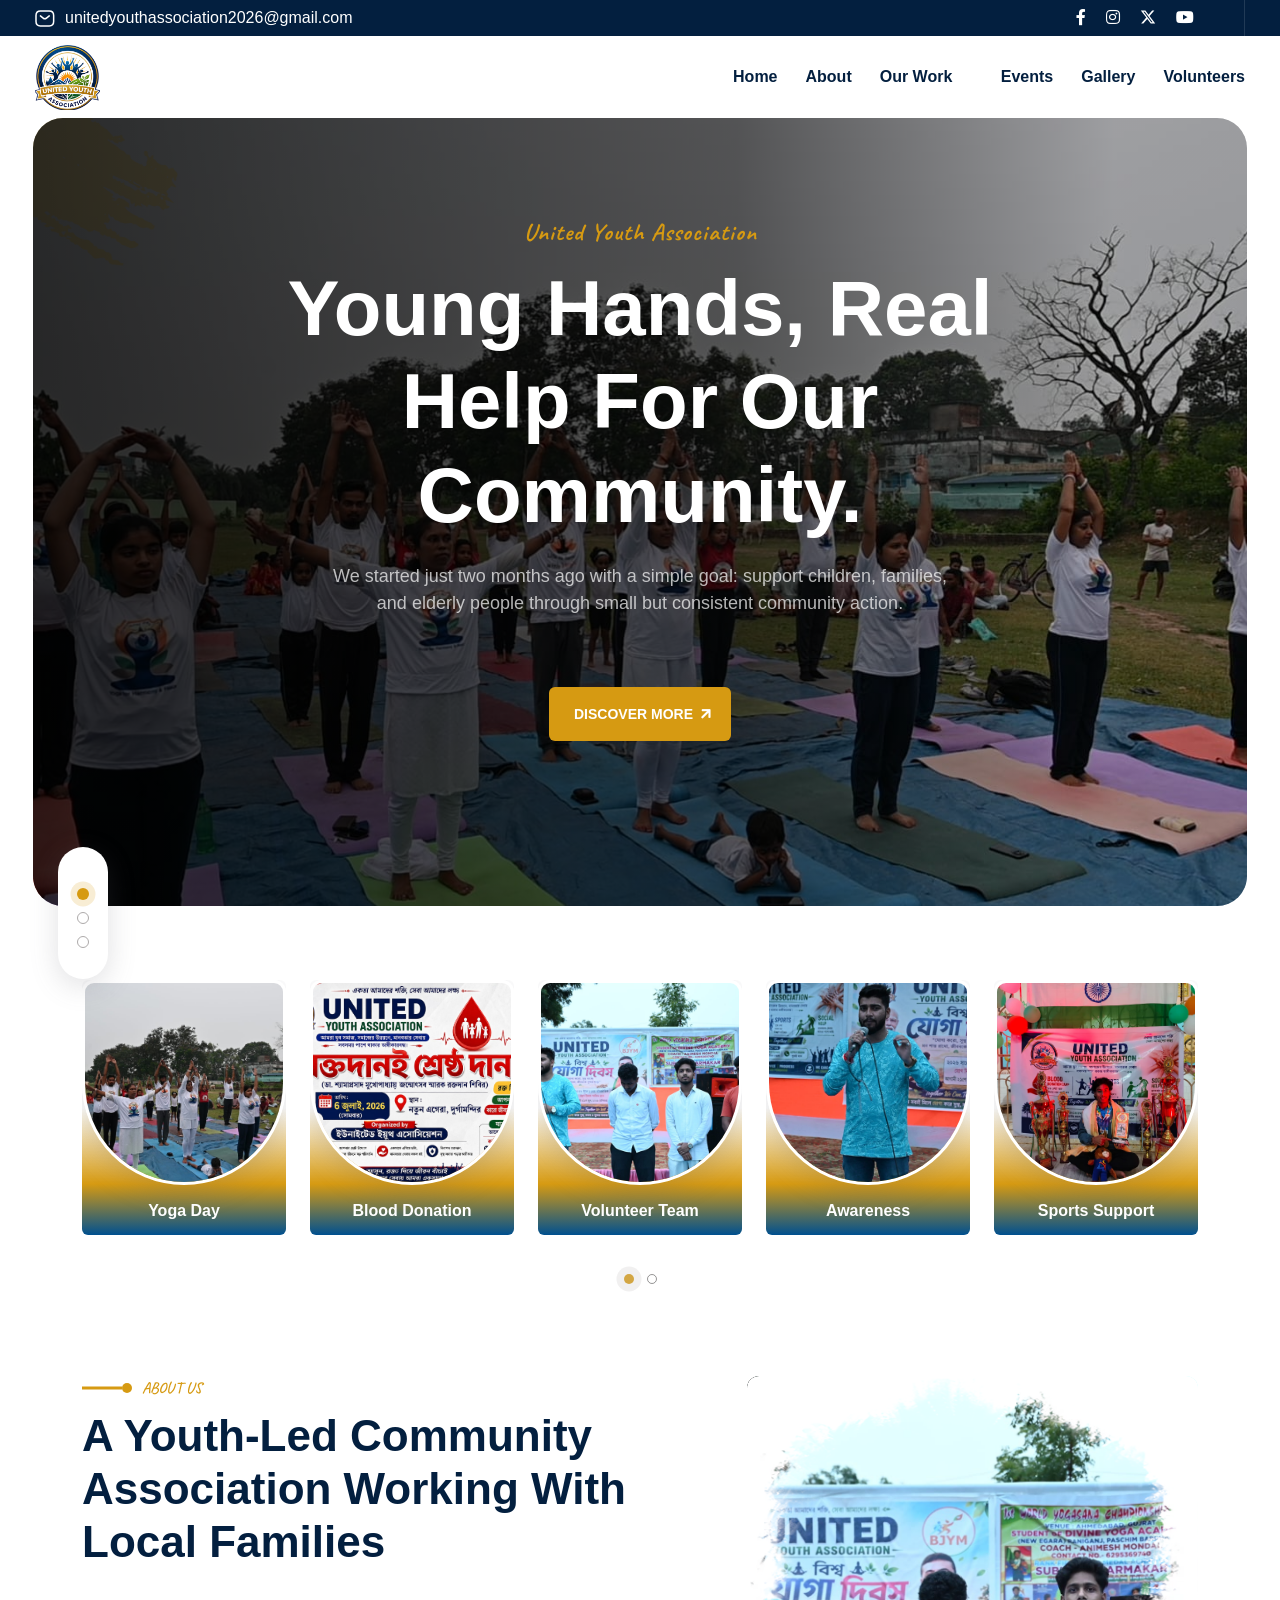
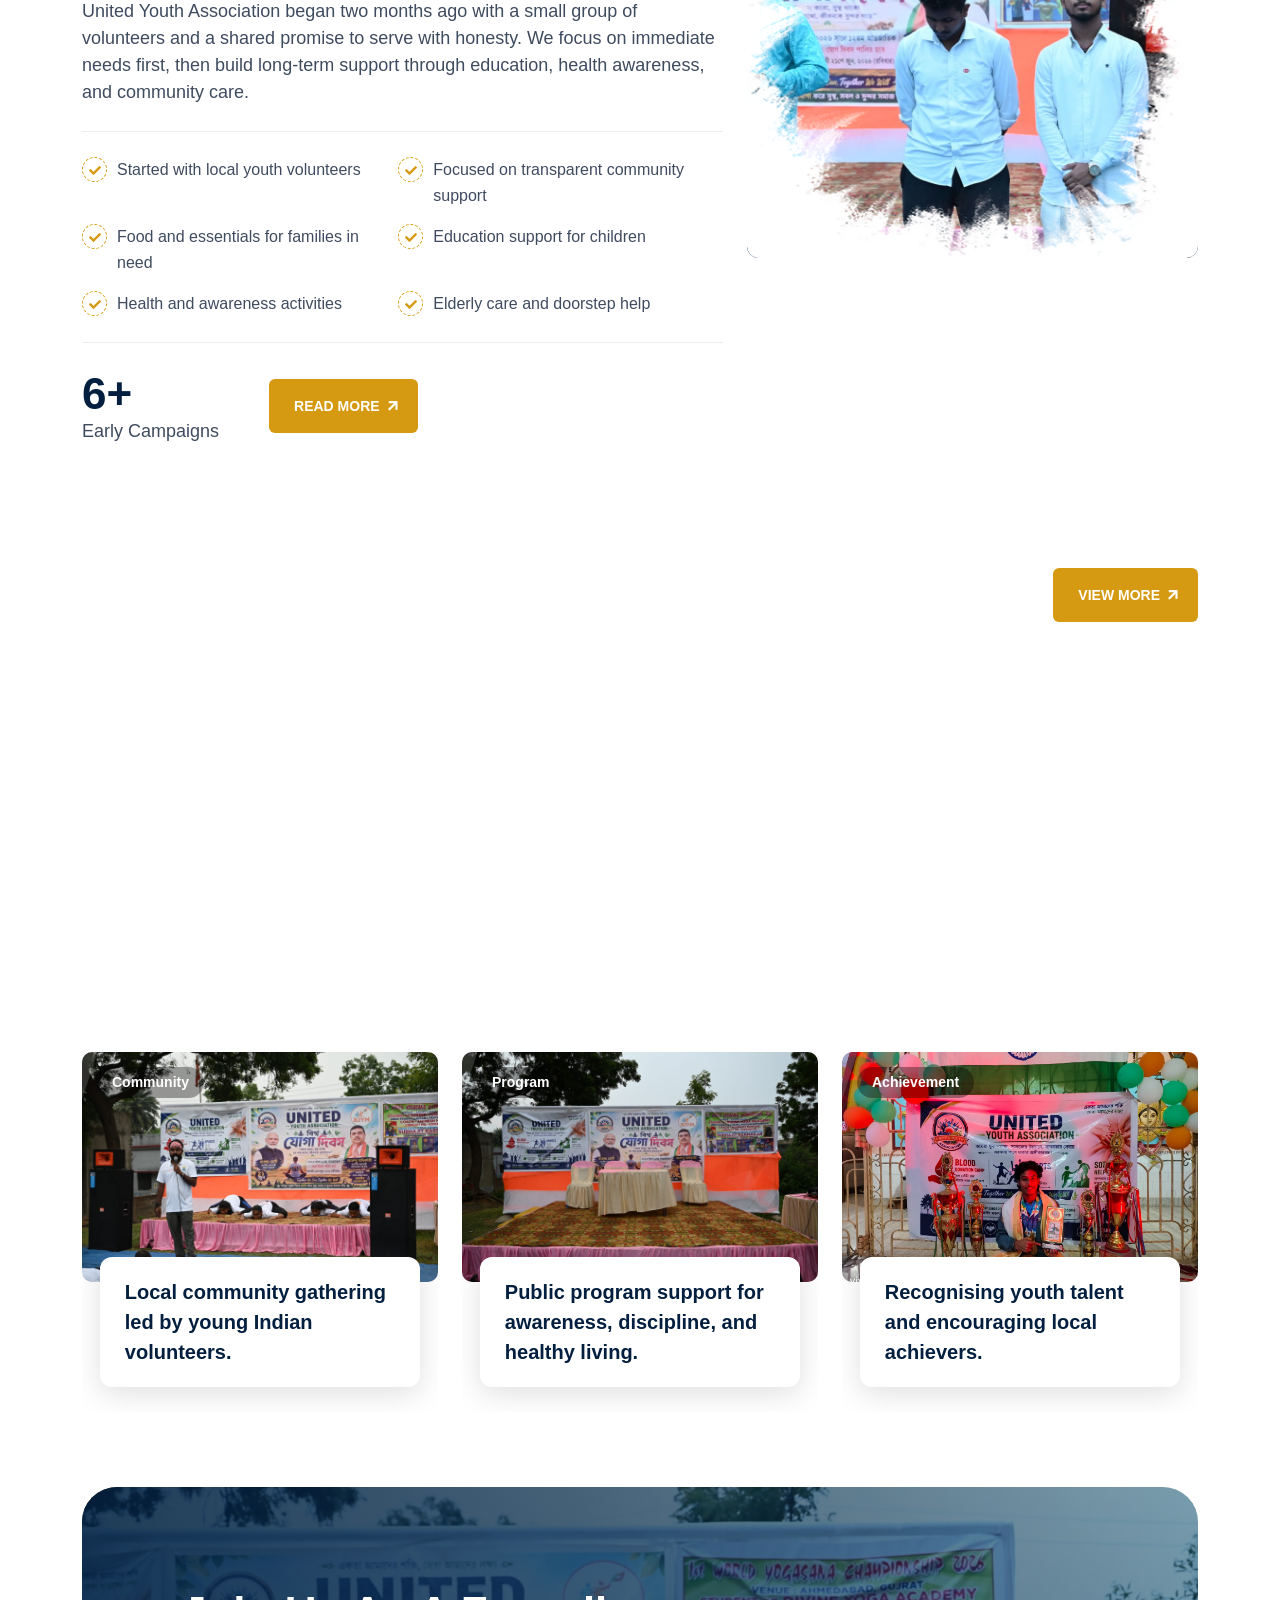
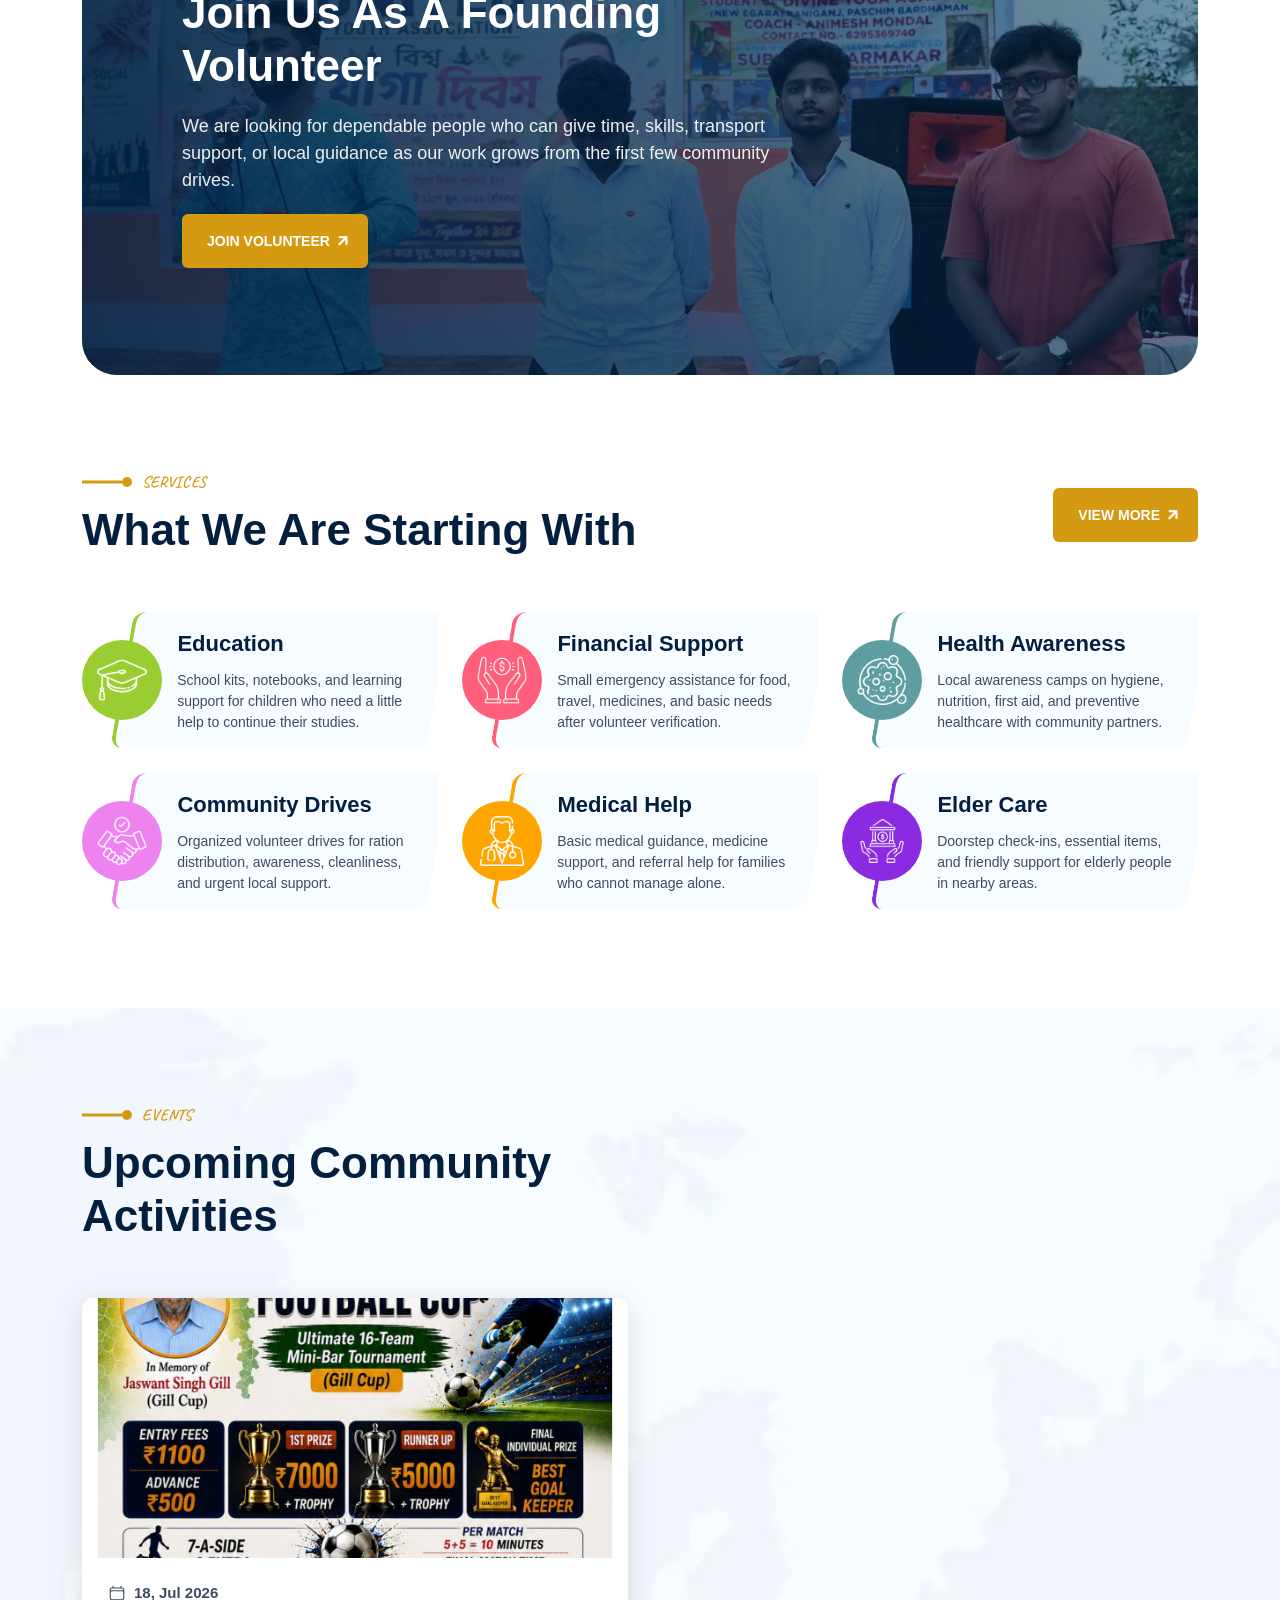
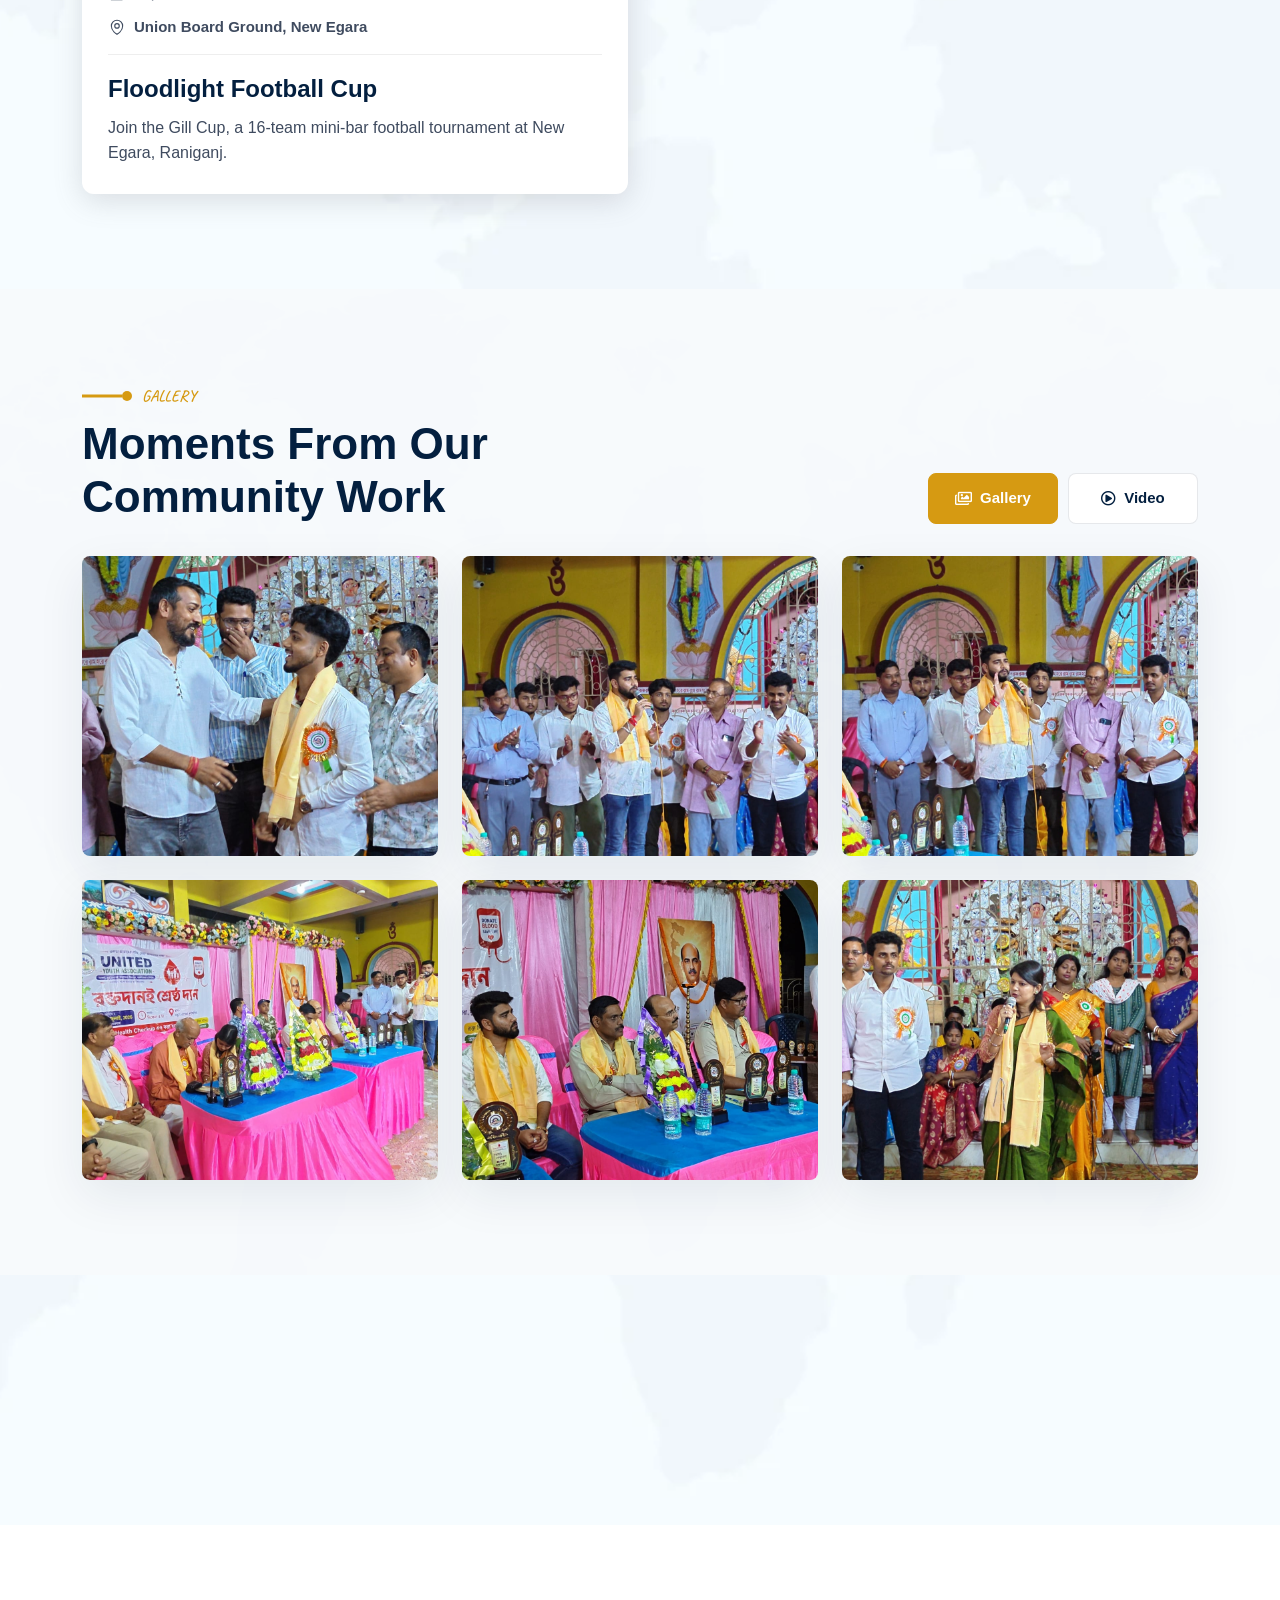
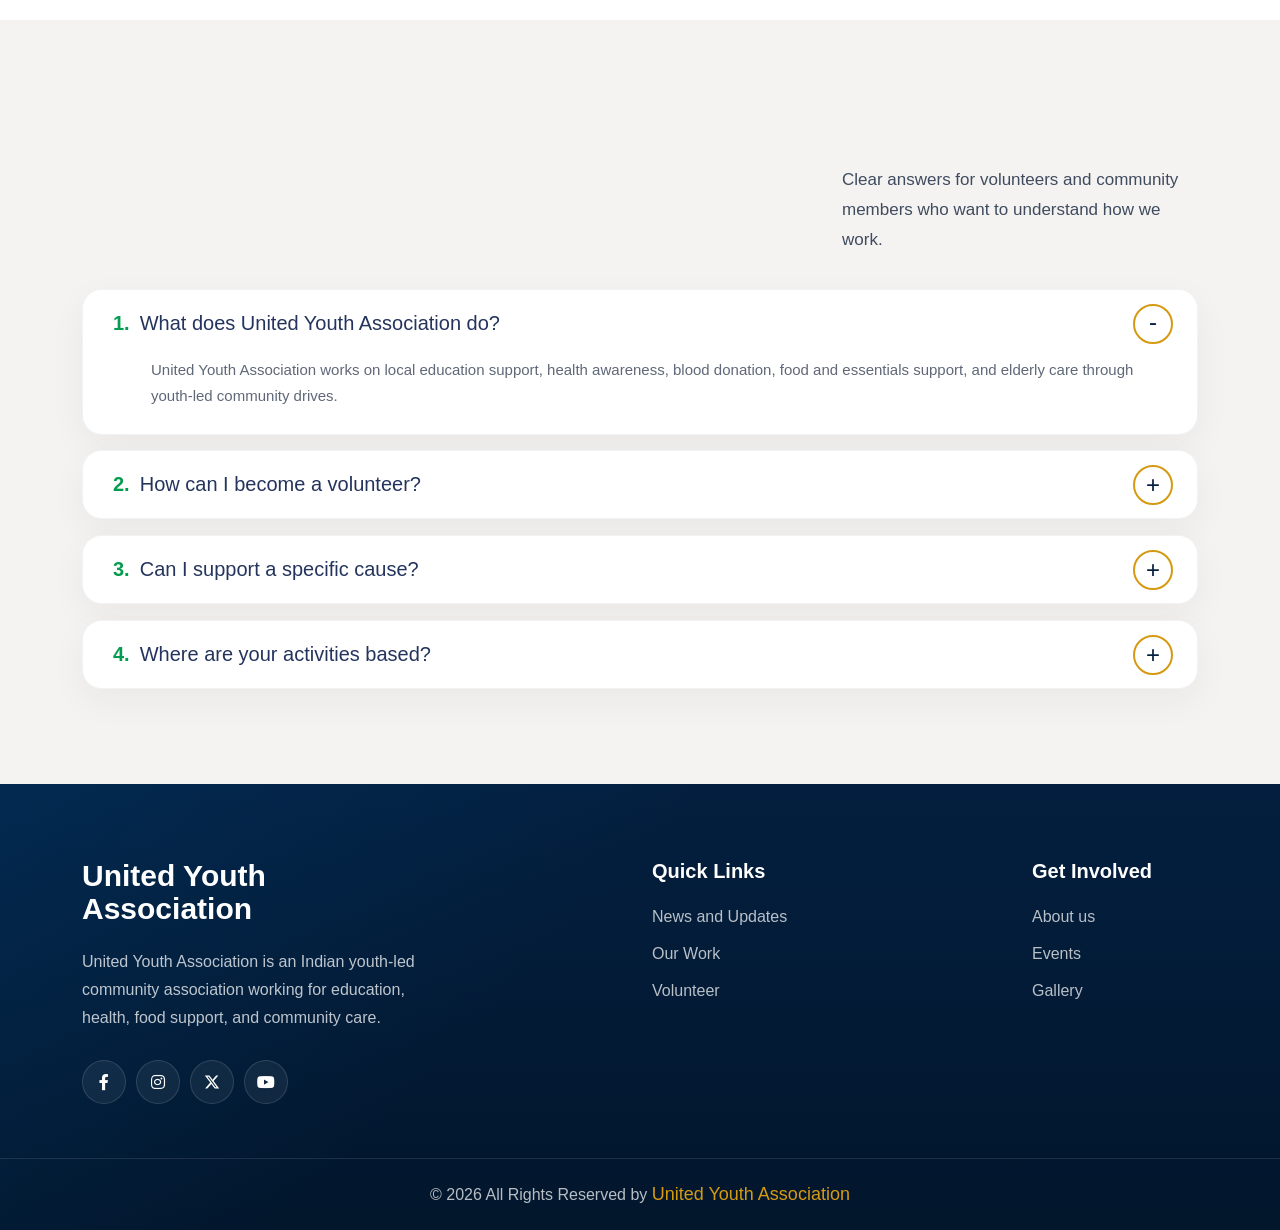
<file: index.html>
<!DOCTYPE html>
<html lang="en">

<head>
    <meta charset="UTF-8" />
    <meta name="viewport"
        content="width=device-width, initial-scale=1.0, maximum-scale=1.0, minimum-scale=1.0, user-scalable=no, target-densityDpi=device-dpi" />
    <title>United Youth Association - Community Association</title>
    <link rel="icon" type="image/png" href="images/favicon.webp" />
    <link rel="stylesheet" href="css/all.min.css" />
    <link rel="stylesheet" href="css/bootstrap.min.css" />
    <link rel="stylesheet" href="css/nice-select.css" />
    <link rel="stylesheet" href="css/slick.css" />
    <link rel="stylesheet" href="css/select2.min.css" />
    <link rel="stylesheet" href="css/animated_barfiller.css" />
    <link rel="stylesheet" href="css/venobox.min.css" />
    <link rel="stylesheet" href="css/scroll_button.css" />
    <link rel="stylesheet" href="css/jquery.animatedheadline.css" />

    <link rel="stylesheet" href="css/spacing.css" />
    <link rel="stylesheet" href="css/style.css" />
    <link rel="stylesheet" href="css/responsive.css" />
    <!-- <link rel="stylesheet" href="css/rtl.css" /> -->
</head>

<body class="home_2">
    <!-- Header start -->
    <header>
        <div class="container">
            <div class="row align-items-center">
                <div class="col-lg-6 d-none d-lg-block">
                    <ul class="header_info">
                        <li>
                            <span>
                                <img src="images/mail_icon.svg" alt="mail" class="img-fluid injectable" />
                            </span>
                            unitedyouthassociation2026@gmail.com
                        </li>
                    </ul>
                </div>
                <div class="col-lg-6">
                    <div class="header_right">
                        <ul class="icon d-none d-sm-flex">
                            <li>
                                <a href="https://www.facebook.com/unitedyouthassociation2026" target="_blank" rel="noopener noreferrer" aria-label="Facebook"><i class="fab fa-facebook-f"></i></a>
                            </li>
                            <li>
                                <a href="#" aria-label="Instagram"><i class="fab fa-instagram"></i></a>
                            </li>
                            <li>
                                <a href="#" aria-label="X"><svg class="social_x_icon" viewBox="0 0 24 24" aria-hidden="true" focusable="false"><path d="M18.244 2.25h3.308l-7.227 8.26 8.502 11.24H16.17l-5.214-6.817-5.965 6.817H1.68l7.73-8.835L1.254 2.25H8.08l4.713 6.231zm-1.161 17.52h1.833L7.084 4.126H5.117z" /></svg></a>
                            </li>
                            <li>
                                <a href="#" aria-label="YouTube"><i class="fab fa-youtube"></i></a>
                            </li>
                        </ul>
                        <!-- <div class="language_switcher">
                            <i class="far fa-globe"></i>
                            <select id="homeLanguageSelect" class="home_language_select" aria-label="Select language">
                                <option value="en">EN</option>
                                <option value="bn">বাংলা</option>
                                <option value="hi">हिन्दी</option>
                            </select>
                        </div> -->
                      
                    </div>
                </div>
            </div>
        </div>
    </header>
    <!-- Header end -->

    <!-- Main menu start -->
    <nav class="navbar navbar-expand-lg main_menu">
        <div class="container">
            <a class="navbar-brand logot" href="index.html">
                <img src="images/logo-1.png" alt="Logo" class="img-fluid w-100" />
            </a>
            <!-- <div class="language_switcher mobile_language_switcher d-lg-none">
                <i class="far fa-globe"></i>
                <select id="homeMobileLanguageSelect" class="home_language_select" aria-label="Select language">
                    <option value="en">EN</option>
                    <option value="bn">বাংলা</option>
                    <option value="hi">हिन्दी</option>
                </select>
            </div> -->
            <button class="navbar-toggler" type="button" data-bs-toggle="collapse"
                data-bs-target="#navbarSupportedContent" aria-controls="navbarSupportedContent" aria-expanded="false"
                aria-label="Toggle navigation">
                <svg xmlns="http://www.w3.org/2000/svg" fill="none" viewBox="0 0 24 24" stroke-width="1.5"
                    stroke="currentColor" class="size-6">
                    <path stroke-linecap="round" stroke-linejoin="round"
                        d="M3.75 6.75h16.5M3.75 12H12m-8.25 5.25h16.5" />
                </svg>
            </button>
            <div class="collapse navbar-collapse" id="navbarSupportedContent">
                <ul class="navbar-nav ms-auto">
                    <li class="nav-item"><a class="nav-link active" aria-current="page" href="index.html">Home</a></li>
                    <li class="nav-item"><a class="nav-link" href="about_us.html">About</a></li>
                    <li class="nav-item">
                        <a class="nav-link" href="campaign_list.html">Our Work <i class="far fa-chevron-down"></i></a>
                        <ul class="sub_menu">
                            <li><a href="campaign_list.html">Causes</a></li>
                            <li><a href="services.html">Services</a></li>
                        </ul>
                    </li>
                    <li class="nav-item"><a class="nav-link" href="event.html">Events</a></li>
                    <li class="nav-item"><a class="nav-link" href="gallery.html">Gallery</a></li>
                    <li class="nav-item"><a class="nav-link" href="volunteer.html">Volunteers</a></li>
                </ul>
            </div>
        </div>
    </nav>
    <!-- Main menu end -->

    <!-- Banner start -->
    <section class="banner">
        <div class="row banner_slider">
            <div class="col-12">
                <div class="banner_slider_item" style="background: url(images/photos/banner-11122.jpeg)">
                    <div class="banner_overlay">
                        <div class="container">
                            <div class="row justify-content-center">
                                <div class="col-xl-9 col-xxl-8 col-lg-10">
                                    <div class="banner_text">
                                        <h5>United Youth Association</h5>
                                        <h1>Young Hands, Real Help For Our Community.</h1>
                                        <p>
                                            We started just two months ago with a simple goal:
                                            support children, families, and elderly people through
                                            small but consistent community action.
                                        </p>
                                        <a href="about_us.html" class="common_btn">discover more</a>
                                    </div>
                                </div>
                            </div>
                        </div>
                    </div>
                </div>
            </div>
            <div class="col-12">
                <div class="banner_slider_item" style="background: url(images/photos/banner-10.jpeg)">
                    <div class="banner_overlay">
                        <div class="container">
                            <div class="row justify-content-center">
                                <div class="col-xl-9 col-xxl-8 col-lg-10">
                                    <div class="banner_text">
                                        <h5>New Association, Honest Work</h5>
                                        <h1>Building Trust One Local Drive At A Time.</h1>
                                        <p>
                                            Our team is still young, but our commitment is clear.
                                            Every effort goes toward practical needs like food,
                                            school supplies, basic care, and awareness programs.
                                        </p>
                                        <a href="about_us.html" class="common_btn">discover more</a>
                                    </div>
                                </div>
                            </div>
                        </div>
                    </div>
                </div>
            </div>
            <div class="col-12">
                <div class="banner_slider_item" style="background: url(images/photos/banner-111.jpeg)">
                    <div class="banner_overlay">
                        <div class="container">
                            <div class="row justify-content-center">
                                <div class="col-xl-9 col-xxl-8 col-lg-10">
                                    <div class="banner_text">
                                        <h5>Together We Can Begin</h5>
                                        <h1>Small Steps Can Create Lasting Change.</h1>
                                        <p>
                                            United Youth Association brings local volunteers
                                            together to respond quickly where help is needed most
                                            in our nearby communities.
                                        </p>
                                        <a href="about_us.html" class="common_btn">discover more</a>
                                    </div>
                                </div>
                            </div>
                        </div>
                    </div>
                </div>
            </div>
        </div>
      
    </section>
    <!-- Banner end -->

    <!-- Category start -->
    <section class="caregoey">
        <div class="container">
            <div class="row category_slider mt_30">
                <div class="col-xl-2">
                    <a class="category_item" href="#">
                        <div class="img">
                            <img src="images/photos/banner-11122.jpeg" alt="Yoga Day session with local participants" class="img-fluid w-100" />
                        </div>
                        <h3>Yoga Day</h3>
                    </a>
                </div>
                <div class="col-xl-2">
                    <a class="category_item" href="#">
                        <div class="img">
                            <img src="images/photos/blood-111.jpeg" alt="Blood donation camp poster by United Youth Association" class="img-fluid w-100" />
                        </div>
                        <h3>Blood Donation</h3>
                    </a>
                </div>
                <div class="col-xl-2">
                    <a class="category_item" href="#">
                        <div class="img">
                            <img src="images/photos/bn-1.jpeg" alt="Youth volunteers at a community program" class="img-fluid w-100" />
                        </div>
                        <h3>Volunteer Team</h3>
                    </a>
                </div>
                <div class="col-xl-2">
                    <a class="category_item" href="#">
                        <div class="img">
                            <img src="images/photos/WhatsApp Image 2026-06-29 at 5.59.58 PM.jpeg" alt="Awareness speech during a local program" class="img-fluid w-100" />
                        </div>
                        <h3>Awareness</h3>
                    </a>
                </div>
                <div class="col-xl-2">
                    <a class="category_item" href="#">
                        <div class="img">
                            <img src="images/photos/photo-11.jpeg" alt="Youth sports achievement supported by United Youth Association" class="img-fluid w-100" />
                        </div>
                        <h3>Sports Support</h3>
                    </a>
                </div>
                <div class="col-xl-2">
                    <a class="category_item" href="#">
                        <div class="img">
                            <img src="images/photos/bt-11.jpeg" alt="United Youth Association social help banner" class="img-fluid w-100" />
                        </div>
                        <h3>Social Help</h3>
                    </a>
                </div>
            </div>
        </div>
    </section>
    <!-- Category end -->

    <!-- About us 2 start -->
    <section class="about_us_2 mt_90">
        <div class="container">
            <div class="row">
                <div class="col-lg-7">
                    <div class="wsus_about_us_text_2">
                        <div class="section_heading">
                            <h5>About Us</h5>
                            <h2>A Youth-Led Community Association Working With Local Families</h2>
                        </div>
                        <p class="about_description">
                            United Youth Association began two months ago with a small
                            group of volunteers and a shared promise to serve with honesty.
                            We focus on immediate needs first, then build long-term support
                            through education, health awareness, and community care.
                        </p>
                        <ul>
                            <li>Started with local youth volunteers</li>
                            <li>Focused on transparent community support</li>
                            <li>Food and essentials for families in need</li>
                            <li>Education support for children</li>
                            <li>Health and awareness activities</li>
                            <li>Elderly care and doorstep help</li>
                        </ul>
                        <div class="about_2_text_img">
                            <h3>
                                6+
                                <span>early Campaigns</span>
                            </h3>
                            <!-- <img src="images/about2_group_img.webp" alt="Group" class="img-fluid w-100"> -->
                            <a href="campaign_list.html" class="common_btn">Read more</a>
                        </div>

                    </div>
                </div>
                <div class="col-lg-5">
                    <div class="about_us_img">
                        <img src="images/photos/bn-1.jpeg" alt="United Youth Association volunteers at a community event" class="img-fluid w-100" />
                      
                    </div>
                </div>
            </div>
        </div>
    </section>
    <!-- About us 2 end -->
    <!-- Campaign 2 start -->
    <section class="campaign_2 mt_55">
        <div class="container">
            <div class="row">
                <div class="col-lg-7">
                    <div class="section_heading">
                        <h5>Current Focus</h5>
                        <h2>Support Our First Community Causes</h2>
                    </div>
                </div>
                <div class="col-lg-5">
                    <div class="section_heading_btn">
                        <a class="common_btn" href="campaign_list.html">view more</a>
                    </div>
                </div>
            </div>
            <div class="row mt_55">
                <div class="col-xl-4 col-md-6">
                    <div class="campaign_card_2">
                        <a class="img" href="campaign_list.html">
                            <img src="images/photos/banner-5.jpeg" alt="Yoga day activity by United Youth Association" class="img-fluid w-100" />
                            <span>yoga</span>
                        </a>
                        <div class="text">
                            <a class="title" href="campaign_list.html">World Yoga Day awareness program for youth
                                and local families.</a>
                        </div>
                    </div>
                </div>
                <div class="col-xl-4 col-md-6">
                    <div class="campaign_card_2">
                        <a class="img" href="campaign_list.html">
                            <img src="images/photos/banner-22.jpeg" alt="Youth volunteers at an Indian community program" class="img-fluid w-100" />
                            <span>volunteer</span>
                        </a>
                        <div class="text">
                            <a class="title" href="campaign_list.html">Youth volunteer orientation and community
                                service planning.</a>
                        </div>
                    </div>
                </div>
                <div class="col-xl-4 col-md-6">
                    <div class="campaign_card_2">
                        <a class="img" href="campaign_list.html">
                            <img src="images/photos/bt-11.jpeg" alt="United Youth Association event banner" class="img-fluid w-100" />
                            <span>awareness</span>
                        </a>
                        <div class="text">
                            <a class="title" href="campaign_list.html">Health, blood donation, sports, and social
                                help awareness drive.</a>
                        </div>
                    </div>
                </div>
                <div class="col-xl-4 col-md-6">
                    <div class="campaign_card_2">
                        <a class="img" href="campaign_list.html">
                            <img src="images/photos/gh-11.jpeg" alt="Community activity by United Youth Association" class="img-fluid w-100" />
                            <span>community</span>
                        </a>
                        <div class="text">
                            <a class="title" href="campaign_list.html">Local community gathering led by young Indian
                                volunteers.</a>
                        </div>
                    </div>
                </div>
                <div class="col-xl-4 col-md-6">
                    <div class="campaign_card_2">
                        <a class="img" href="campaign_list.html">
                            <img src="images/photos/kl-111.jpeg" alt="United Youth Association local program" class="img-fluid w-100" />
                            <span>program</span>
                        </a>
                        <div class="text">
                            <a class="title" href="campaign_list.html">Public program support for awareness,
                                discipline, and healthy living.</a>
                        </div>
                    </div>
                </div>
                <div class="col-xl-4 col-md-6">
                    <div class="campaign_card_2">
                        <a class="img" href="campaign_list.html">
                            <img src="images/photos/photo-11.jpeg" alt="Youth achievement supported by United Youth Association" class="img-fluid w-100" />
                            <span>achievement</span>
                        </a>
                        <div class="text">
                            <a class="title" href="campaign_list.html">Recognising youth talent and encouraging
                                local achievers.</a>
                        </div>
                    </div>
                </div>
            </div>
        </div>
    </section>
    <!-- Campaign 2 end -->

    <!-- Become a volunteer start -->
    <section class="become_volunteer mt_100">
        <div class="container">
            <div class="become_volunteer_bg" style="background-image: url(images/photos/bn-1.jpeg)">
                <div class="row">
                    <div class="col-xl-8">
                        <div class="become_volunteer_text">
                            <h2>Join Us As A Founding Volunteer</h2>
                            <p>
                                We are looking for dependable people who can give time,
                                skills, transport support, or local guidance as our work grows
                                from the first few community drives.
                            </p>
                            <a class="common_btn" href="volunteer.html">Join Volunteer</a>
                        </div>
                    </div>
                </div>
            </div>
        </div>
    </section>
    <!-- Become a volunteer end -->



    <!-- Services start -->
    <section class="services services_2 mt_95">
        <div class="container">
            <div class="row">
                <div class="col-lg-7">
                    <div class="section_heading">
                        <h5>Services</h5>
                        <h2>What We Are Starting With</h2>
                    </div>
                </div>
                <div class="col-lg-5">
                    <div class="section_heading_btn">
                        <a class="common_btn" href="services.html">view more</a>
                    </div>
                </div>
            </div>
            <div class="row mt_30">
                <div class="col-xl-4 col-md-6">
                    <div class="service_item category_1">
                        <span class="icon">
                            <img src="images/category_icon_1.webp" alt="category" class="img-fluid w-100" />
                        </span>
                        <div class="text">
                            <a class="title" href="campaign_list.html">Education</a>
                            <p>
                                School kits, notebooks, and learning support for children who
                                need a little help to continue their studies.
                            </p>
                        </div>
                    </div>
                </div>
                <div class="col-xl-4 col-md-6">
                    <div class="service_item category_5">
                        <span class="icon">
                            <img src="images/category_icon_5.webp" alt="category" class="img-fluid w-100" />
                        </span>
                        <div class="text">
                            <a class="title" href="campaign_list.html">Financial Support</a>
                            <p>
                                Small emergency assistance for food, travel, medicines, and
                                basic needs after volunteer verification.
                            </p>
                        </div>
                    </div>
                </div>
                <div class="col-xl-4 col-md-6">
                    <div class="service_item category_6">
                        <span class="icon">
                            <img src="images/category_icon_6.webp" alt="category" class="img-fluid w-100" />
                        </span>
                        <div class="text">
                            <a class="title" href="services.html">Health Awareness</a>
                            <p>
                                Local awareness camps on hygiene, nutrition, first aid, and
                                preventive healthcare with community partners.
                            </p>
                        </div>
                    </div>
                </div>
                <div class="col-xl-4 col-md-6">
                    <div class="service_item category_7">
                        <span class="icon">
                            <img src="images/category_icon_7.webp" alt="category" class="img-fluid w-100" />
                        </span>
                        <div class="text">
                            <a class="title" href="services.html">Community Drives</a>
                            <p>
                                Organized volunteer drives for ration distribution, awareness,
                                cleanliness, and urgent local support.
                            </p>
                        </div>
                    </div>
                </div>
                <div class="col-xl-4 col-md-6">
                    <div class="service_item category_2">
                        <span class="icon">
                            <img src="images/category_icon_2.webp" alt="category" class="img-fluid w-100" />
                        </span>
                        <div class="text">
                            <a class="title" href="services.html">Medical Help</a>
                            <p>
                                Basic medical guidance, medicine support, and referral help for
                                families who cannot manage alone.
                            </p>
                        </div>
                    </div>
                </div>
                <div class="col-xl-4 col-md-6">
                    <div class="service_item category_8">
                        <span class="icon">
                            <img src="images/category_icon_8.webp" alt="category" class="img-fluid w-100" />
                        </span>
                        <div class="text">
                            <a class="title" href="services.html">Elder Care</a>
                            <p>
                                Doorstep check-ins, essential items, and friendly support for
                                elderly people in nearby areas.
                            </p>
                        </div>
                    </div>
                </div>
            </div>
        </div>
    </section>
    <!-- Services end -->

    <div class="event_and_text_bg mt_100 pb_250">

        <!-- Event 2 start -->
        <section class="event_2 pt_95">
            <div class="container">
                <div class="row">
                    <div class="col-lg-7">
                        <div class="section_heading">
                            <h5>Events</h5>
                            <h2>Upcoming Community Activities</h2>
                        </div>
                    </div>
                    <!-- <div class="col-lg-5">
                        <div class="section_heading_btn">
                            <a class="common_btn" href="event.html">view more</a>
                        </div>
                    </div> -->
                </div>
            </div>
            <div class="container">
                <div class="row mt_30">
                    <div class="col-lg-6 col-xxl-4">
                        <div class="wssus__event_item_2">
                            <a class="img" href="event.html">
                                <img src="./images/upcoming-events/match.jpg" alt="Floodlight Football Cup poster" class="img-fluid w-100" />
                            </a>
                            <div class="text">
                                <ul>
                                    <li>
                                        <span>
                                            <svg xmlns="http://www.w3.org/2000/svg" fill="none" viewBox="0 0 24 24"
                                                stroke-width="1.5" stroke="currentColor" class="size-6">
                                                <path stroke-linecap="round" stroke-linejoin="round"
                                                    d="M6.75 3v2.25M17.25 3v2.25M3 18.75V7.5a2.25 2.25 0 0 1 2.25-2.25h13.5A2.25 2.25 0 0 1 21 7.5v11.25m-18 0A2.25 2.25 0 0 0 5.25 21h13.5A2.25 2.25 0 0 0 21 18.75m-18 0v-7.5A2.25 2.25 0 0 1 5.25 9h13.5A2.25 2.25 0 0 1 21 11.25v7.5" />
                                            </svg>
                                        </span>
                                        18, Jul 2026
                                    </li>
                                    <li>
                                        <span>
                                            <svg xmlns="http://www.w3.org/2000/svg" fill="none" viewBox="0 0 24 24"
                                                stroke-width="1.5" stroke="currentColor" class="size-6">
                                                <path stroke-linecap="round" stroke-linejoin="round"
                                                    d="M15 10.5a3 3 0 1 1-6 0 3 3 0 0 1 6 0Z" />
                                                <path stroke-linecap="round" stroke-linejoin="round"
                                                    d="M19.5 10.5c0 7.142-7.5 11.25-7.5 11.25S4.5 17.642 4.5 10.5a7.5 7.5 0 1 1 15 0Z" />
                                            </svg>
                                        </span>
                                        Union Board Ground, New Egara
                                    </li>
                                </ul>
                                <a class="title" href="event.html">Floodlight Football Cup</a>
                                <p>Join the Gill Cup, a 16-team mini-bar football tournament at New Egara, Raniganj.</p>
                            </div>
                        </div>
                    </div>
                  
                </div>
            </div>
        </section>
        <!-- Event 2 end -->

      

        <!-- Gallery tabs start -->
        <section id="gallery" class="home_gallery_area mt_95">
            <div class="container">
                <div class="row align-items-end">
                    <div class="col-lg-7">
                        <div class="section_heading">
                            <h5>Gallery</h5>
                            <h2>Moments From Our Community Work</h2>
                        </div>
                    </div>
                    <div class="col-lg-5">
                        <ul class="nav home_gallery_tabs" id="homeGalleryTab" role="tablist">
                            <li class="nav-item" role="presentation">
                                <button class="nav-link active" id="gallery-tab" data-bs-toggle="tab"
                                    data-bs-target="#gallery-pane" type="button" role="tab"
                                    aria-controls="gallery-pane" aria-selected="true">
                                    <i class="far fa-images"></i> Gallery
                                </button>
                            </li>
                            <li class="nav-item" role="presentation">
                                <button class="nav-link" id="video-tab" data-bs-toggle="tab"
                                    data-bs-target="#video-pane" type="button" role="tab" aria-controls="video-pane"
                                    aria-selected="false">
                                    <i class="far fa-play-circle"></i> Video
                                </button>
                            </li>
                        </ul>
                    </div>
                </div>
                <div class="tab-content home_gallery_content" id="homeGalleryTabContent">
                    <div class="tab-pane fade show active" id="gallery-pane" role="tabpanel"
                        aria-labelledby="gallery-tab" tabindex="0">
                        <div class="row g-4">
                            <div class="col-lg-4 col-md-6">
                                <a class="home_gallery_item venobox" data-gall="home-gallery"
                                    href="images/blood-donation-camp/blood-donation-camp-01.jpeg">
                                    <img src="images/blood-donation-camp/blood-donation-camp-01.jpeg"
                                        alt="Blood donation camp photo" class="img-fluid w-100" />
                                    <span><i class="far fa-search-plus"></i></span>
                                </a>
                            </div>
                            <div class="col-lg-4 col-md-6">
                                <a class="home_gallery_item venobox" data-gall="home-gallery"
                                    href="images/blood-donation-camp/blood-donation-camp-02.jpeg">
                                    <img src="images/blood-donation-camp/blood-donation-camp-02.jpeg"
                                        alt="Blood donation camp photo" class="img-fluid w-100" />
                                    <span><i class="far fa-search-plus"></i></span>
                                </a>
                            </div>
                            <div class="col-lg-4 col-md-6">
                                <a class="home_gallery_item venobox" data-gall="home-gallery"
                                    href="images/blood-donation-camp/blood-donation-camp-03.jpeg">
                                    <img src="images/blood-donation-camp/blood-donation-camp-03.jpeg"
                                        alt="Blood donation camp photo" class="img-fluid w-100" />
                                    <span><i class="far fa-search-plus"></i></span>
                                </a>
                            </div>
                            <div class="col-lg-4 col-md-6">
                                <a class="home_gallery_item venobox" data-gall="home-gallery"
                                    href="images/blood-donation-camp/blood-donation-camp-04.jpeg">
                                    <img src="images/blood-donation-camp/blood-donation-camp-04.jpeg"
                                        alt="Blood donation camp photo" class="img-fluid w-100" />
                                    <span><i class="far fa-search-plus"></i></span>
                                </a>
                            </div>
                            <div class="col-lg-4 col-md-6">
                                <a class="home_gallery_item venobox" data-gall="home-gallery"
                                    href="images/blood-donation-camp/blood-donation-camp-06.jpeg">
                                    <img src="images/blood-donation-camp/blood-donation-camp-06.jpeg"
                                        alt="Blood donation camp photo" class="img-fluid w-100" />
                                    <span><i class="far fa-search-plus"></i></span>
                                </a>
                            </div>
                            <div class="col-lg-4 col-md-6">
                                <a class="home_gallery_item venobox" data-gall="home-gallery"
                                    href="images/blood-donation-camp/blood-donation-camp-05.jpeg">
                                    <img src="images/blood-donation-camp/blood-donation-camp-05.jpeg"
                                        alt="Blood donation camp photo" class="img-fluid w-100" />
                                    <span><i class="far fa-search-plus"></i></span>
                                </a>
                            </div>
                        </div>
                    </div>
                    <div class="tab-pane fade" id="video-pane" role="tabpanel" aria-labelledby="video-tab"
                        tabindex="0">
                        <div class="row g-4">
                            <div class="col-lg-6">
                                <div class="home_video_item real_video_item">
                                    <video controls preload="metadata" poster="images/photos/banner-11122.jpeg">
                                        <source src="images/videos/video-1.mp4" type="video/mp4" />
                                        Your browser does not support the video tag.
                                    </video>
                                    <div class="text">
                                        <h3>Community Program Video</h3>
                                        <p>Real footage from United Youth Association's local activity.</p>
                                    </div>
                                </div>
                            </div>
                            <div class="col-lg-6">
                                <div class="home_video_item real_video_item">
                                    <video controls preload="metadata" poster="images/photos/banner-10.jpeg">
                                        <source src="images/videos/video-2.mp4" type="video/mp4" />
                                        Your browser does not support the video tag.
                                    </video>
                                    <div class="text">
                                        <h3>Volunteer Activity Video</h3>
                                        <p>On-ground moments from the youth-led community program.</p>
                                    </div>
                                </div>
                            </div>
                        </div>
                    </div>
                </div>
            </div>
        </section>
        <!-- Gallery tabs end -->

      

    </div>

    <!-- Testimonial 2 start
    <section class="testimonial_2_area">
        <div class="container">
            <div class="testimonial_2_bg">
                <div class="row">
                    <div class="col-lg-5 ">
                        <div class="testimonial_text">
                            <div class="section_heading">
                                <h5>Community Voices</h5>
                                <h2>What People Say About Our First Efforts</h2>
                            </div>
                        </div>
                    </div>
                    <div class="col-lg-7">
                        <div class="row testimonial_2_slider">
                            <div class="col-12">
                                <div class="testimonial_2">
                                    <p class="rating">
                                        <i class="fas fa-star"></i>
                                        <i class="fas fa-star"></i>
                                        <i class="fas fa-star"></i>
                                        <i class="fas fa-star"></i>
                                        <i class="fas fa-star"></i>
                                    </p>
                                    <p class="descroption">The volunteers came to our area with respect and listened
                                        before helping. The school kit support made a real difference for my child.</p>
                                    <div class="testimonial_2_footer">
                                       
                                        <h3>Anita Sharma <span>Education Support</span></h3>
                                    </div>
                                </div>
                            </div>
                            <div class="col-12">
                                <div class="testimonial_2">
                                    <p class="rating">
                                        <i class="fas fa-star"></i>
                                        <i class="fas fa-star"></i>
                                        <i class="fas fa-star"></i>
                                        <i class="fas fa-star"></i>
                                        <i class="fas fa-star"></i>
                                    </p>
                                    <p class="descroption">United Youth Association volunteers helped our family during a
                                        difficult week with ration support. Their process was simple and transparent.</p>
                                    <div class="testimonial_2_footer">
                                      
                                        <h3>Ramesh Prasad <span>Food Support</span></h3>
                                    </div>
                                </div>
                            </div>
                            <div class="col-12">
                                <div class="testimonial_2">
                                    <p class="rating">
                                        <i class="fas fa-star"></i>
                                        <i class="fas fa-star"></i>
                                        <i class="fas fa-star"></i>
                                        <i class="fas fa-star"></i>
                                        <i class="fas fa-star"></i>
                                    </p>
                                    <p class="descroption">It is good to see young people from our community taking
                                        responsibility. They are still growing, but their intention and discipline are strong.</p>
                                    <div class="testimonial_2_footer">
                                       
                                        <h3>Sabitri Devi <span>Community Care</span></h3>
                                    </div>
                                </div>
                            </div>
                        </div>
                    </div>
                </div>
            </div>
        </div>
    </section>
    Testimonial 2 end -->

    <!-- Brand start -->
    <!-- <section class="brand mt_100">
        <div class="container">
            <div class="row brand_slider">
                <div class="col-xl-2">
                    <div class="single_brand">
                        <img src="images/brand_img_1.webp" alt="Brand" class="img-fluid w-100" />
                    </div>
                </div>
                <div class="col-xl-2">
                    <div class="single_brand">
                        <img src="images/brand_img_2.webp" alt="Brand" class="img-fluid w-100" />
                    </div>
                </div>
                <div class="col-xl-2">
                    <div class="single_brand">
                        <img src="images/brand_img_3.webp" alt="Brand" class="img-fluid w-100" />
                    </div>
                </div>
                <div class="col-xl-2">
                    <div class="single_brand">
                        <img src="images/brand_img_4.webp" alt="Brand" class="img-fluid w-100" />
                    </div>
                </div>
                <div class="col-xl-2">
                    <div class="single_brand">
                        <img src="images/brand_img_5.webp" alt="Brand" class="img-fluid w-100" />
                    </div>
                </div>
                <div class="col-xl-2">
                    <div class="single_brand">
                        <img src="images/brand_img_6.webp" alt="Brand" class="img-fluid w-100" />
                    </div>
                </div>
                <div class="col-xl-2">
                    <div class="single_brand">
                        <img src="images/brand_img_7.webp" alt="Brand" class="img-fluid w-100" />
                    </div>
                </div>
                <div class="col-xl-2">
                    <div class="single_brand">
                        <img src="images/brand_img_8.webp" alt="Brand" class="img-fluid w-100" />
                    </div>
                </div>
            </div>
        </div>
    </section> -->
    <!-- Brand end -->
  <!-- FAQ start -->
        <section class="home_faq_area mt_95">
            <div class="container">
                <div class="row align-items-end">
                    <div class="col-lg-8">
                        <div class="section_heading">
                            <h5>FAQ</h5>
                            <h2>Common Questions About United Youth Association</h2>
                        </div>
                    </div>
                    <div class="col-lg-4">
                        <p class="home_faq_intro">
                            Clear answers for volunteers and community members who want to understand how we
                            work.
                        </p>
                    </div>
                </div>
                <div class="accordion home_faq_accordion" id="homeFaqAccordion">
                    <div class="accordion-item">
                        <h3 class="accordion-header" id="homeFaqHeadingOne">
                            <button class="accordion-button" type="button" data-bs-toggle="collapse"
                                data-bs-target="#homeFaqOne" aria-expanded="true" aria-controls="homeFaqOne">
                                <span>1.</span> What does United Youth Association do?
                            </button>
                        </h3>
                        <div id="homeFaqOne" class="accordion-collapse collapse show"
                            aria-labelledby="homeFaqHeadingOne" data-bs-parent="#homeFaqAccordion">
                            <div class="accordion-body">
                                United Youth Association works on local education support, health awareness, blood
                                donation, food and essentials support, and elderly care through youth-led community
                                drives.
                            </div>
                        </div>
                    </div>
                    <div class="accordion-item">
                        <h3 class="accordion-header" id="homeFaqHeadingTwo">
                            <button class="accordion-button collapsed" type="button" data-bs-toggle="collapse"
                                data-bs-target="#homeFaqTwo" aria-expanded="false" aria-controls="homeFaqTwo">
                                <span>2.</span> How can I become a volunteer?
                            </button>
                        </h3>
                        <div id="homeFaqTwo" class="accordion-collapse collapse" aria-labelledby="homeFaqHeadingTwo"
                            data-bs-parent="#homeFaqAccordion">
                            <div class="accordion-body">
                                Reach our team through the Contact page and share your name, phone number, area, and
                                preferred type of work. Our team will connect you with the next suitable activity.
                            </div>
                        </div>
                    </div>
                    <div class="accordion-item">
                        <h3 class="accordion-header" id="homeFaqHeadingThree">
                            <button class="accordion-button collapsed" type="button" data-bs-toggle="collapse"
                                data-bs-target="#homeFaqThree" aria-expanded="false" aria-controls="homeFaqThree">
                                <span>3.</span> Can I support a specific cause?
                            </button>
                        </h3>
                        <div id="homeFaqThree" class="accordion-collapse collapse"
                            aria-labelledby="homeFaqHeadingThree" data-bs-parent="#homeFaqAccordion">
                            <div class="accordion-body">
                                Yes. You can help with specific needs such as school kits, food support, health awareness,
                                or event arrangements. We keep the purpose clear before accepting support.
                            </div>
                        </div>
                    </div>
                    <div class="accordion-item">
                        <h3 class="accordion-header" id="homeFaqHeadingFour">
                            <button class="accordion-button collapsed" type="button" data-bs-toggle="collapse"
                                data-bs-target="#homeFaqFour" aria-expanded="false" aria-controls="homeFaqFour">
                                <span>4.</span> Where are your activities based?
                            </button>
                        </h3>
                        <div id="homeFaqFour" class="accordion-collapse collapse" aria-labelledby="homeFaqHeadingFour"
                            data-bs-parent="#homeFaqAccordion">
                            <div class="accordion-body">
                                Our current work is based around Egara, Raniganj, Paschim Bardhaman, West Bengal, with a
                                focus on nearby families and local community needs.
                            </div>
                        </div>
                    </div>
                </div>
            </div>
        </section>
        <!-- FAQ end -->
    <!-- Footer 2 start -->
    <footer class="footer_2">
        <div class="footer_2_overlay">
            <div class="container">
                <div class="row footer_2_main justify-content-between">
                    <div class="col-lg-4 col-md-6">
                        <div class="footer_2_logo_area">
                            <a class="footer_2_brand" href="index.html">United Youth Association</a>
                            <p>United Youth Association is an Indian youth-led community association working for education, health, food support, and community care.</p>
                            <ul class="d-flex flex-wrap">
                                <li><a href="https://www.facebook.com/unitedyouthassociation2026" target="_blank" rel="noopener noreferrer" aria-label="Facebook"><i class="fab fa-facebook-f"></i></a></li>
                                <li><a href="#" aria-label="Instagram"><i class="fab fa-instagram"></i></a></li>
                                <li><a href="#" aria-label="X"><svg class="social_x_icon" viewBox="0 0 24 24" aria-hidden="true" focusable="false"><path d="M18.244 2.25h3.308l-7.227 8.26 8.502 11.24H16.17l-5.214-6.817-5.965 6.817H1.68l7.73-8.835L1.254 2.25H8.08l4.713 6.231zm-1.161 17.52h1.833L7.084 4.126H5.117z" /></svg></a></li>
                                <li><a href="#" aria-label="YouTube"><i class="fab fa-youtube"></i></a></li>
                            </ul>
                        </div>
                    </div>
                    <div class="col-lg-2 col-6 col-md-3">
                        <div class="footer_2_link">
                            <h3>Quick Links</h3>
                            <ul>
                                <li><a href="blogs.html">News and Updates</a></li>
                                <li><a href="services.html">Our Work</a></li>
                                <li><a href="volunteer.html">Volunteer</a></li>
                            </ul>
                        </div>
                    </div>
                    <div class="col-lg-2 col-6 col-md-3">
                        <div class="footer_2_link">
                            <h3>Get Involved</h3>
                            <ul>
                                <li><a href="about_us.html">About us</a></li>
                                <li><a href="event.html">Events</a></li>
                                <li><a href="gallery.html">Gallery</a></li>
                            </ul>
                        </div>
                    </div>
                </div>
            </div>
            <div class="footer_2_copyright mt_50">
                <div class="container">
                    <div class="row">
                        <div class="col-12">
                            <div class="footer_2_copyright_text justify-content-center">
                                <p>&copy; 2026 All Rights Reserved by <span>United Youth Association</span></p>
                            </div>
                        </div>
                    </div>
                </div>
            </div>
        </div>
    </footer>
    <!-- Footer 2 end -->

    <!-- Scroll buton start -->
    <div class="progress-wrap">
        <svg class="progress-circle svg-content" width="100%" height="100%" viewBox="-1 -1 102 102">
            <path d="M50,1 a49,49 0 0,1 0,98 a49,49 0 0,1 0,-98" />
        </svg>
    </div>
    <!-- Scroll buton end -->

    <!--jquery library js-->
    <script src="js/jquery-3.7.1.min.js"></script>
    <!--bootstrap js-->
    <script src="js/bootstrap.bundle.min.js"></script>
    <!--font-awesome js-->
    <script src="js/Font-Awesome.js"></script>
    <!--svg inject js-->
    <script src="js/svg-inject.min.js"></script>
    <!--nice select js-->
    <script src="js/jquery.nice-select.min.js"></script>
    <!--slick js-->
    <script src="js/slick.min.js"></script>
    <!--venobox js-->
    <script src="js/venobox.min.js"></script>
    <!--waypoints js-->
    <script src="js/jquery.waypoints.min.js"></script>
    <!--countup js-->
    <script src="js/jquery.countup.min.js"></script>
    <!--marquee js-->
    <script src="js/jquery.marquee.min.js"></script>
    <!--barfiller js-->
    <script src="js/animated_barfiller.js"></script>
    <!--select2 js-->
    <script src="js/select2.min.js"></script>
    <!--sticky sidebar js-->
    <script src="js/sticky_sidebar.js"></script>
    <!--scroll button js-->
    <script src="js/scroll_button.js"></script>
    <!--animated eadline js-->
    <script src="js/jquery.animatedheadline.min.js"></script>
    <!--main/custom js-->
    <script src="js/main.js"></script>
</body>

</html>
</file>
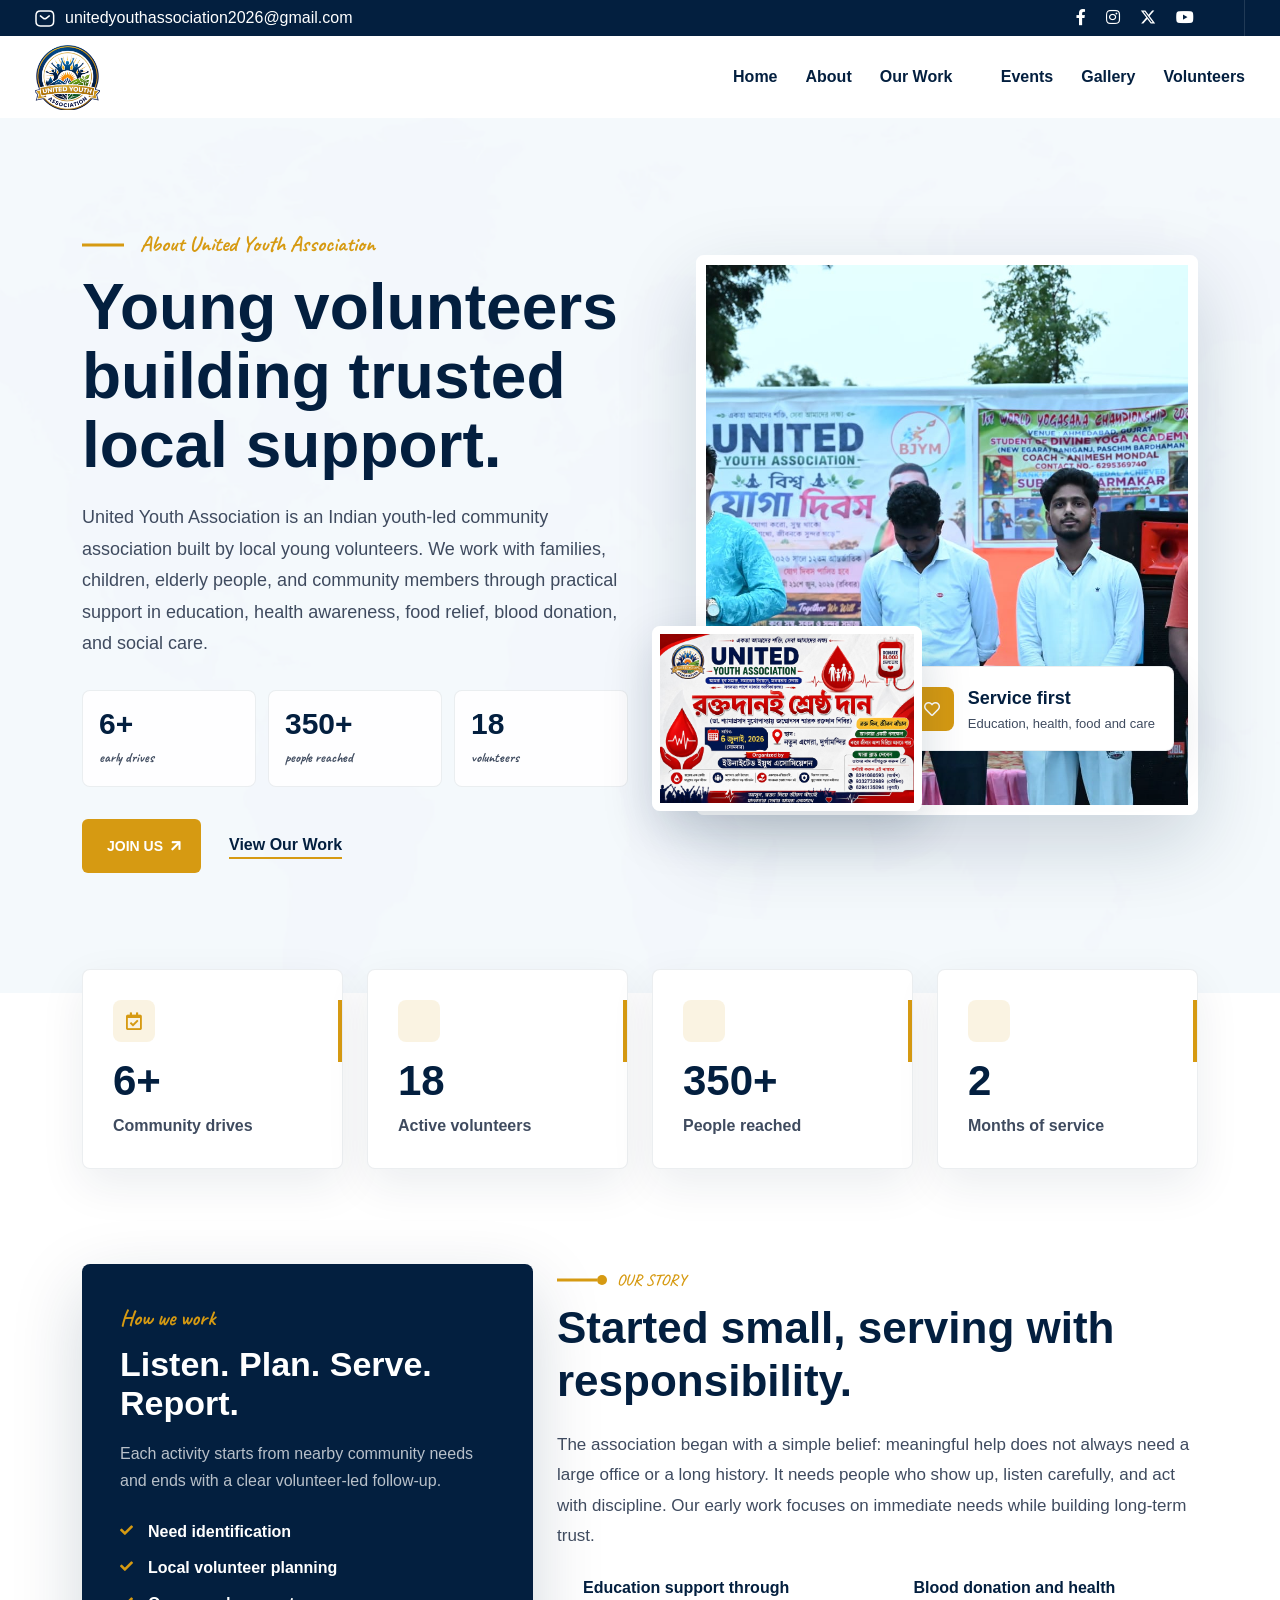
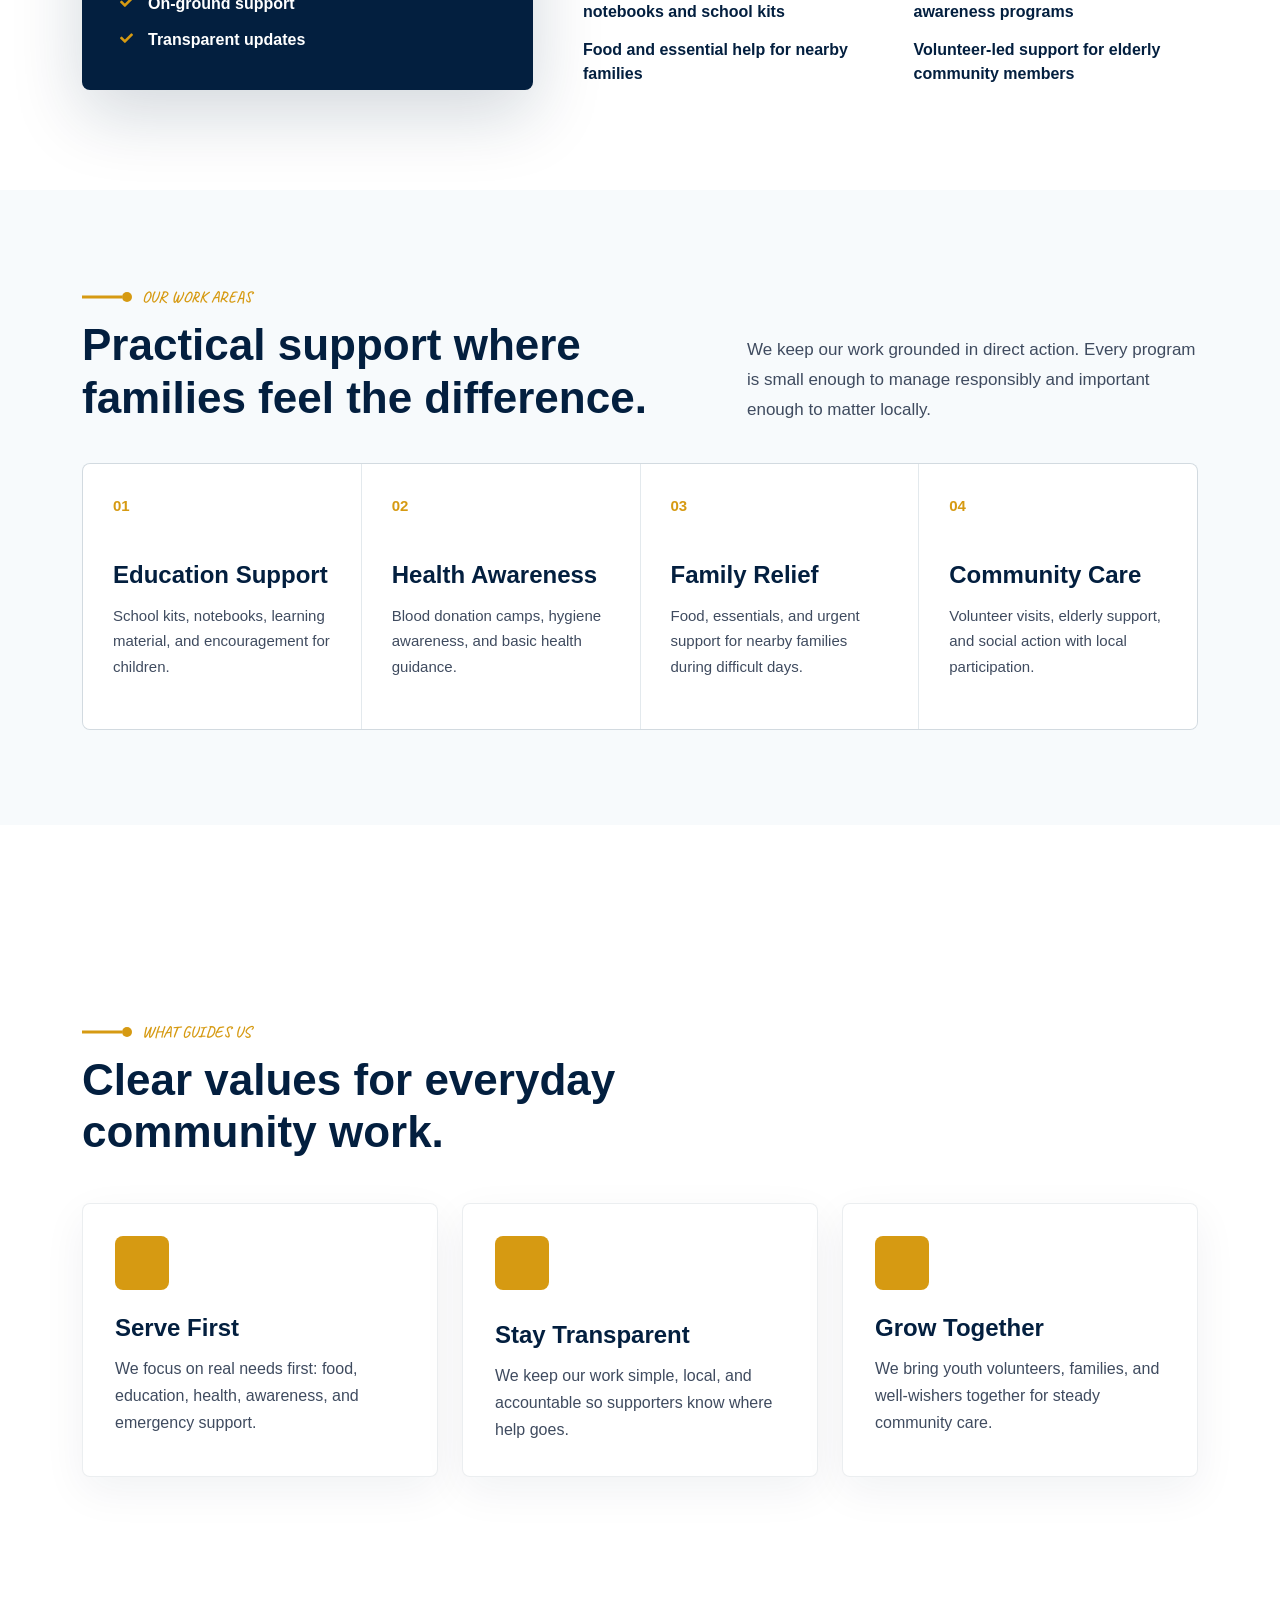
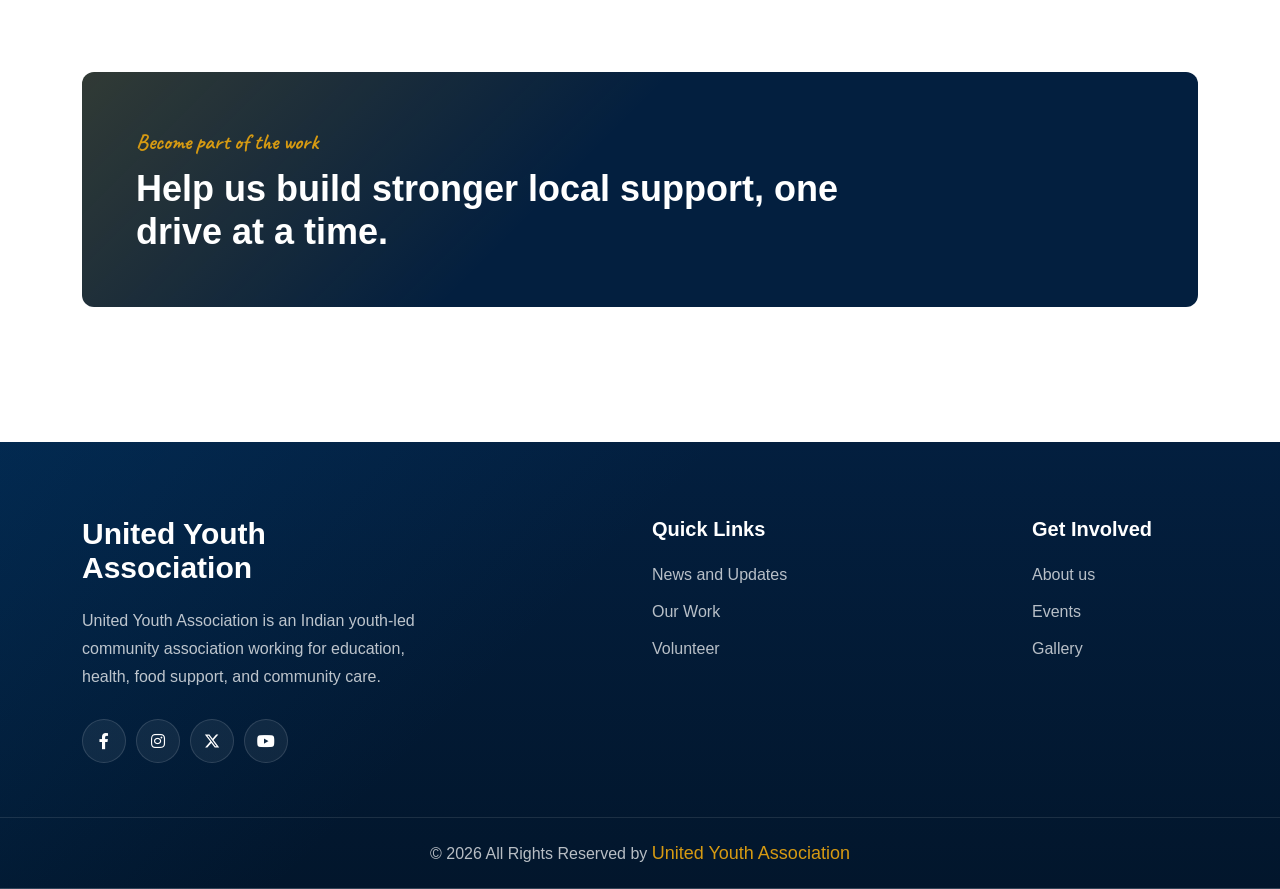
<file: about_us.html>
<!DOCTYPE html>
<html lang="en">

<head>
    <meta charset="UTF-8" />
    <meta name="viewport"
        content="width=device-width, initial-scale=1.0, maximum-scale=1.0, minimum-scale=1.0, user-scalable=no, target-densityDpi=device-dpi" />
    <title>About Us - United Youth Association</title>
    <link rel="icon" type="image/png" href="images/favicon.webp" />
    <link rel="stylesheet" href="css/all.min.css" />
    <link rel="stylesheet" href="css/bootstrap.min.css" />
    <link rel="stylesheet" href="css/nice-select.css" />
    <link rel="stylesheet" href="css/slick.css" />
    <link rel="stylesheet" href="css/select2.min.css" />
    <link rel="stylesheet" href="css/animated_barfiller.css" />
    <link rel="stylesheet" href="css/venobox.min.css" />
    <link rel="stylesheet" href="css/scroll_button.css" />
    <link rel="stylesheet" href="css/jquery.animatedheadline.css" />
    <link rel="stylesheet" href="css/spacing.css" />
    <link rel="stylesheet" href="css/style.css" />
    <link rel="stylesheet" href="css/responsive.css" />
</head>

<body class="home_2 about_page">
    <header>
        <div class="container">
            <div class="row align-items-center">
                <div class="col-lg-6 d-none d-lg-block">
                    <ul class="header_info">
                        <li>
                            <span><img src="images/mail_icon.svg" alt="mail" class="img-fluid injectable" /></span>
                            unitedyouthassociation2026@gmail.com
                        </li>
                    </ul>
                </div>
                <div class="col-lg-6">
                    <div class="header_right">
                        <ul class="icon d-none d-sm-flex">
                            <li><a href="https://www.facebook.com/unitedyouthassociation2026" target="_blank" rel="noopener noreferrer" aria-label="Facebook"><i class="fab fa-facebook-f"></i></a></li>
                            <li><a href="#" aria-label="Instagram"><i class="fab fa-instagram"></i></a></li>
                            <li><a href="#" aria-label="X"><svg class="social_x_icon" viewBox="0 0 24 24" aria-hidden="true" focusable="false"><path d="M18.244 2.25h3.308l-7.227 8.26 8.502 11.24H16.17l-5.214-6.817-5.965 6.817H1.68l7.73-8.835L1.254 2.25H8.08l4.713 6.231zm-1.161 17.52h1.833L7.084 4.126H5.117z" /></svg></a></li>
                            <li><a href="#" aria-label="YouTube"><i class="fab fa-youtube"></i></a></li>
                        </ul>
                    </div>
                </div>
            </div>
        </div>
    </header>

    <nav class="navbar navbar-expand-lg main_menu">
        <div class="container">
            <a class="navbar-brand logot" href="index.html">
                <img src="images/logo-1.png" alt="United Youth Association Logo" class="img-fluid w-100" />
            </a>
            <button class="navbar-toggler" type="button" data-bs-toggle="collapse"
                data-bs-target="#navbarSupportedContent" aria-controls="navbarSupportedContent" aria-expanded="false"
                aria-label="Toggle navigation">
                <svg xmlns="http://www.w3.org/2000/svg" fill="none" viewBox="0 0 24 24" stroke-width="1.5"
                    stroke="currentColor" class="size-6">
                    <path stroke-linecap="round" stroke-linejoin="round"
                        d="M3.75 6.75h16.5M3.75 12H12m-8.25 5.25h16.5" />
                </svg>
            </button>
            <div class="collapse navbar-collapse" id="navbarSupportedContent">
                <ul class="navbar-nav ms-auto">
                    <li class="nav-item"><a class="nav-link" href="index.html">Home</a></li>
                    <li class="nav-item"><a class="nav-link active" aria-current="page" href="about_us.html">About</a></li>
                    <li class="nav-item">
                        <a class="nav-link" href="campaign_list.html">Our Work <i class="far fa-chevron-down"></i></a>
                        <ul class="sub_menu">
                            <li><a href="campaign_list.html">Causes</a></li>
                            <li><a href="services.html">Services</a></li>
                        </ul>
                    </li>
                    <li class="nav-item"><a class="nav-link" href="event.html">Events</a></li>
                    <li class="nav-item"><a class="nav-link" href="gallery.html">Gallery</a></li>
                    <li class="nav-item"><a class="nav-link" href="volunteer.html">Volunteers</a></li>
                </ul>
            </div>
        </div>
    </nav>

    <main>
        <section class="about_page_hero">
            <div class="container">
                <div class="row align-items-center">
                    <div class="col-lg-6">
                        <div class="about_page_hero_text">
                            <span class="about_eyebrow">About United Youth Association</span>
                            <h1>Young volunteers building trusted local support.</h1>
                            <p>
                                United Youth Association is an Indian youth-led community association built by local young volunteers. We work
                                with families, children, elderly people, and community members through practical support
                                in education, health awareness, food relief, blood donation, and social care.
                            </p>
                            <div class="about_hero_highlights">
                                <div>
                                    <strong>6+</strong>
                                    <span>early drives</span>
                                </div>
                                <div>
                                    <strong>350+</strong>
                                    <span>people reached</span>
                                </div>
                                <div>
                                    <strong>18</strong>
                                    <span>volunteers</span>
                                </div>
                            </div>
                            <div class="about_page_hero_actions">
                                <a href="volunteer.html" class="common_btn">Join Us</a>
                                <a href="campaign_list.html" class="about_page_link">View Our Work</a>
                            </div>
                        </div>
                    </div>
                    <div class="col-lg-6">
                        <div class="about_hero_media_wrap">
                            <div class="about_page_hero_media">
                                <img src="images/photos/bn-1.jpeg" alt="United Youth Association volunteers"
                                    class="img-fluid w-100" />
                            </div>
                            <div class="about_floating_card">
                                <i class="far fa-heart"></i>
                                <div>
                                    <strong>Service first</strong>
                                    <span>Education, health, food and care</span>
                                </div>
                            </div>
                            <div class="about_small_photo">
                                <img src="images/photos/blood-111.jpeg" alt="Blood donation camp poster"
                                    class="img-fluid w-100" />
                            </div>
                        </div>
                    </div>
                </div>
            </div>
        </section>

        <section class="about_page_stats">
            <div class="container">
                <div class="row g-4">
                    <div class="col-lg-3 col-sm-6">
                        <div class="about_stat_item">
                            <i class="far fa-calendar-check"></i>
                            <strong>6+</strong>
                            <span>Community drives</span>
                        </div>
                    </div>
                    <div class="col-lg-3 col-sm-6">
                        <div class="about_stat_item">
                            <i class="far fa-users"></i>
                            <strong>18</strong>
                            <span>Active volunteers</span>
                        </div>
                    </div>
                    <div class="col-lg-3 col-sm-6">
                        <div class="about_stat_item">
                            <i class="far fa-hands-helping"></i>
                            <strong>350+</strong>
                            <span>People reached</span>
                        </div>
                    </div>
                    <div class="col-lg-3 col-sm-6">
                        <div class="about_stat_item">
                            <i class="far fa-seedling"></i>
                            <strong>2</strong>
                            <span>Months of service</span>
                        </div>
                    </div>
                </div>
            </div>
        </section>

        <section class="about_page_story mt_95">
            <div class="container">
                <div class="row align-items-center">
                    <div class="col-lg-5">
                        <div class="about_story_panel">
                            <span>How we work</span>
                            <h3>Listen. Plan. Serve. Report.</h3>
                            <p>
                                Each activity starts from nearby community needs and ends with a clear volunteer-led
                                follow-up.
                            </p>
                            <ul>
                                <li>Need identification</li>
                                <li>Local volunteer planning</li>
                                <li>On-ground support</li>
                                <li>Transparent updates</li>
                            </ul>
                        </div>
                    </div>
                    <div class="col-lg-7">
                        <div class="section_heading">
                            <h5>Our Story</h5>
                            <h2>Started small, serving with responsibility.</h2>
                        </div>
                        <p>
                            The association began with a simple belief: meaningful help does not always need a large
                            office or a long history. It needs people who show up, listen carefully, and act with
                            discipline. Our early work focuses on immediate needs while building long-term trust.
                        </p>
                        <ul class="about_story_list">
                            <li><i class="far fa-check"></i> Education support through notebooks and school kits</li>
                            <li><i class="far fa-check"></i> Blood donation and health awareness programs</li>
                            <li><i class="far fa-check"></i> Food and essential help for nearby families</li>
                            <li><i class="far fa-check"></i> Volunteer-led support for elderly community members</li>
                        </ul>
                    </div>
                </div>
            </div>
        </section>

        <section class="about_page_focus mt_100">
            <div class="container">
                <div class="row align-items-end">
                    <div class="col-lg-7">
                        <div class="section_heading">
                            <h5>Our Work Areas</h5>
                            <h2>Practical support where families feel the difference.</h2>
                        </div>
                    </div>
                    <div class="col-lg-5">
                        <p class="about_focus_intro">
                            We keep our work grounded in direct action. Every program is small enough to manage
                            responsibly and important enough to matter locally.
                        </p>
                    </div>
                </div>
                <div class="about_focus_grid">
                    <div class="about_focus_item">
                        <span>01</span>
                        <h3>Education Support</h3>
                        <p>School kits, notebooks, learning material, and encouragement for children.</p>
                    </div>
                    <div class="about_focus_item">
                        <span>02</span>
                        <h3>Health Awareness</h3>
                        <p>Blood donation camps, hygiene awareness, and basic health guidance.</p>
                    </div>
                    <div class="about_focus_item">
                        <span>03</span>
                        <h3>Family Relief</h3>
                        <p>Food, essentials, and urgent support for nearby families during difficult days.</p>
                    </div>
                    <div class="about_focus_item">
                        <span>04</span>
                        <h3>Community Care</h3>
                        <p>Volunteer visits, elderly support, and social action with local participation.</p>
                    </div>
                </div>
            </div>
        </section>

        <section class="about_page_values mt_100">
            <div class="container">
                <div class="row">
                    <div class="col-lg-7">
                        <div class="section_heading">
                            <h5>What Guides Us</h5>
                            <h2>Clear values for everyday community work.</h2>
                        </div>
                    </div>
                </div>
                <div class="row g-4 mt_20">
                    <div class="col-lg-4 col-md-6">
                        <div class="about_value_item">
                            <i class="far fa-hands-helping"></i>
                            <h3>Serve First</h3>
                            <p>We focus on real needs first: food, education, health, awareness, and emergency support.</p>
                        </div>
                    </div>
                    <div class="col-lg-4 col-md-6">
                        <div class="about_value_item">
                            <i class="far fa-shield-check"></i>
                            <h3>Stay Transparent</h3>
                            <p>We keep our work simple, local, and accountable so supporters know where help goes.</p>
                        </div>
                    </div>
                    <div class="col-lg-4 col-md-6">
                        <div class="about_value_item">
                            <i class="far fa-users"></i>
                            <h3>Grow Together</h3>
                            <p>We bring youth volunteers, families, and well-wishers together for steady community care.</p>
                        </div>
                    </div>
                </div>
            </div>
        </section>

        <section class="about_page_cta mt_100">
            <div class="container">
                <div class="about_cta_inner">
                    <div>
                        <span>Become part of the work</span>
                        <h2>Help us build stronger local support, one drive at a time.</h2>
                    </div>
                </div>
            </div>
        </section>
    </main>

    <footer class="footer_2 mt_135">
        <div class="footer_2_overlay">
            <div class="container">
                <div class="row footer_2_main justify-content-between">
                    <div class="col-lg-4 col-md-6">
                        <div class="footer_2_logo_area">
                            <a class="footer_2_brand" href="index.html">United Youth Association</a>
                            <p>United Youth Association is an Indian youth-led community association working for education, health, food support, and community care.</p>
                            <ul class="d-flex flex-wrap">
                                <li><a href="https://www.facebook.com/unitedyouthassociation2026" target="_blank" rel="noopener noreferrer" aria-label="Facebook"><i class="fab fa-facebook-f"></i></a></li>
                                <li><a href="#" aria-label="Instagram"><i class="fab fa-instagram"></i></a></li>
                                <li><a href="#" aria-label="X"><svg class="social_x_icon" viewBox="0 0 24 24" aria-hidden="true" focusable="false"><path d="M18.244 2.25h3.308l-7.227 8.26 8.502 11.24H16.17l-5.214-6.817-5.965 6.817H1.68l7.73-8.835L1.254 2.25H8.08l4.713 6.231zm-1.161 17.52h1.833L7.084 4.126H5.117z" /></svg></a></li>
                                <li><a href="#" aria-label="YouTube"><i class="fab fa-youtube"></i></a></li>
                            </ul>
                        </div>
                    </div>
                    <div class="col-lg-2 col-6 col-md-3">
                        <div class="footer_2_link">
                            <h3>Quick Links</h3>
                            <ul>
                                <li><a href="blogs.html">News and Updates</a></li>
                                <li><a href="services.html">Our Work</a></li>
                                <li><a href="volunteer.html">Volunteer</a></li>
                            </ul>
                        </div>
                    </div>
                    <div class="col-lg-2 col-6 col-md-3">
                        <div class="footer_2_link">
                            <h3>Get Involved</h3>
                            <ul>
                                <li><a href="about_us.html">About us</a></li>
                                <li><a href="event.html">Events</a></li>
                                <li><a href="gallery.html">Gallery</a></li>
                            </ul>
                        </div>
                    </div>
                </div>
            </div>
            <div class="footer_2_copyright mt_50">
                <div class="container">
                    <div class="row">
                        <div class="col-12">
                            <div class="footer_2_copyright_text justify-content-center">
                                <p>&copy; 2026 All Rights Reserved by <span>United Youth Association</span></p>
                            </div>
                        </div>
                    </div>
                </div>
            </div>
        </div>
    </footer>

    <div class="progress-wrap">
        <svg class="progress-circle svg-content" width="100%" height="100%" viewBox="-1 -1 102 102">
            <path d="M50,1 a49,49 0 0,1 0,98 a49,49 0 0,1 0,-98" />
        </svg>
    </div>

    <script src="js/jquery-3.7.1.min.js"></script>
    <script src="js/bootstrap.bundle.min.js"></script>
    <script src="js/Font-Awesome.js"></script>
    <script src="js/svg-inject.min.js"></script>
    <script src="js/jquery.nice-select.min.js"></script>
    <script src="js/slick.min.js"></script>
    <script src="js/venobox.min.js"></script>
    <script src="js/jquery.waypoints.min.js"></script>
    <script src="js/jquery.countup.min.js"></script>
    <script src="js/jquery.marquee.min.js"></script>
    <script src="js/animated_barfiller.js"></script>
    <script src="js/select2.min.js"></script>
    <script src="js/sticky_sidebar.js"></script>
    <script src="js/scroll_button.js"></script>
    <script src="js/jquery.animatedheadline.min.js"></script>
    <script src="js/main.js"></script>
</body>

</html>
</file>
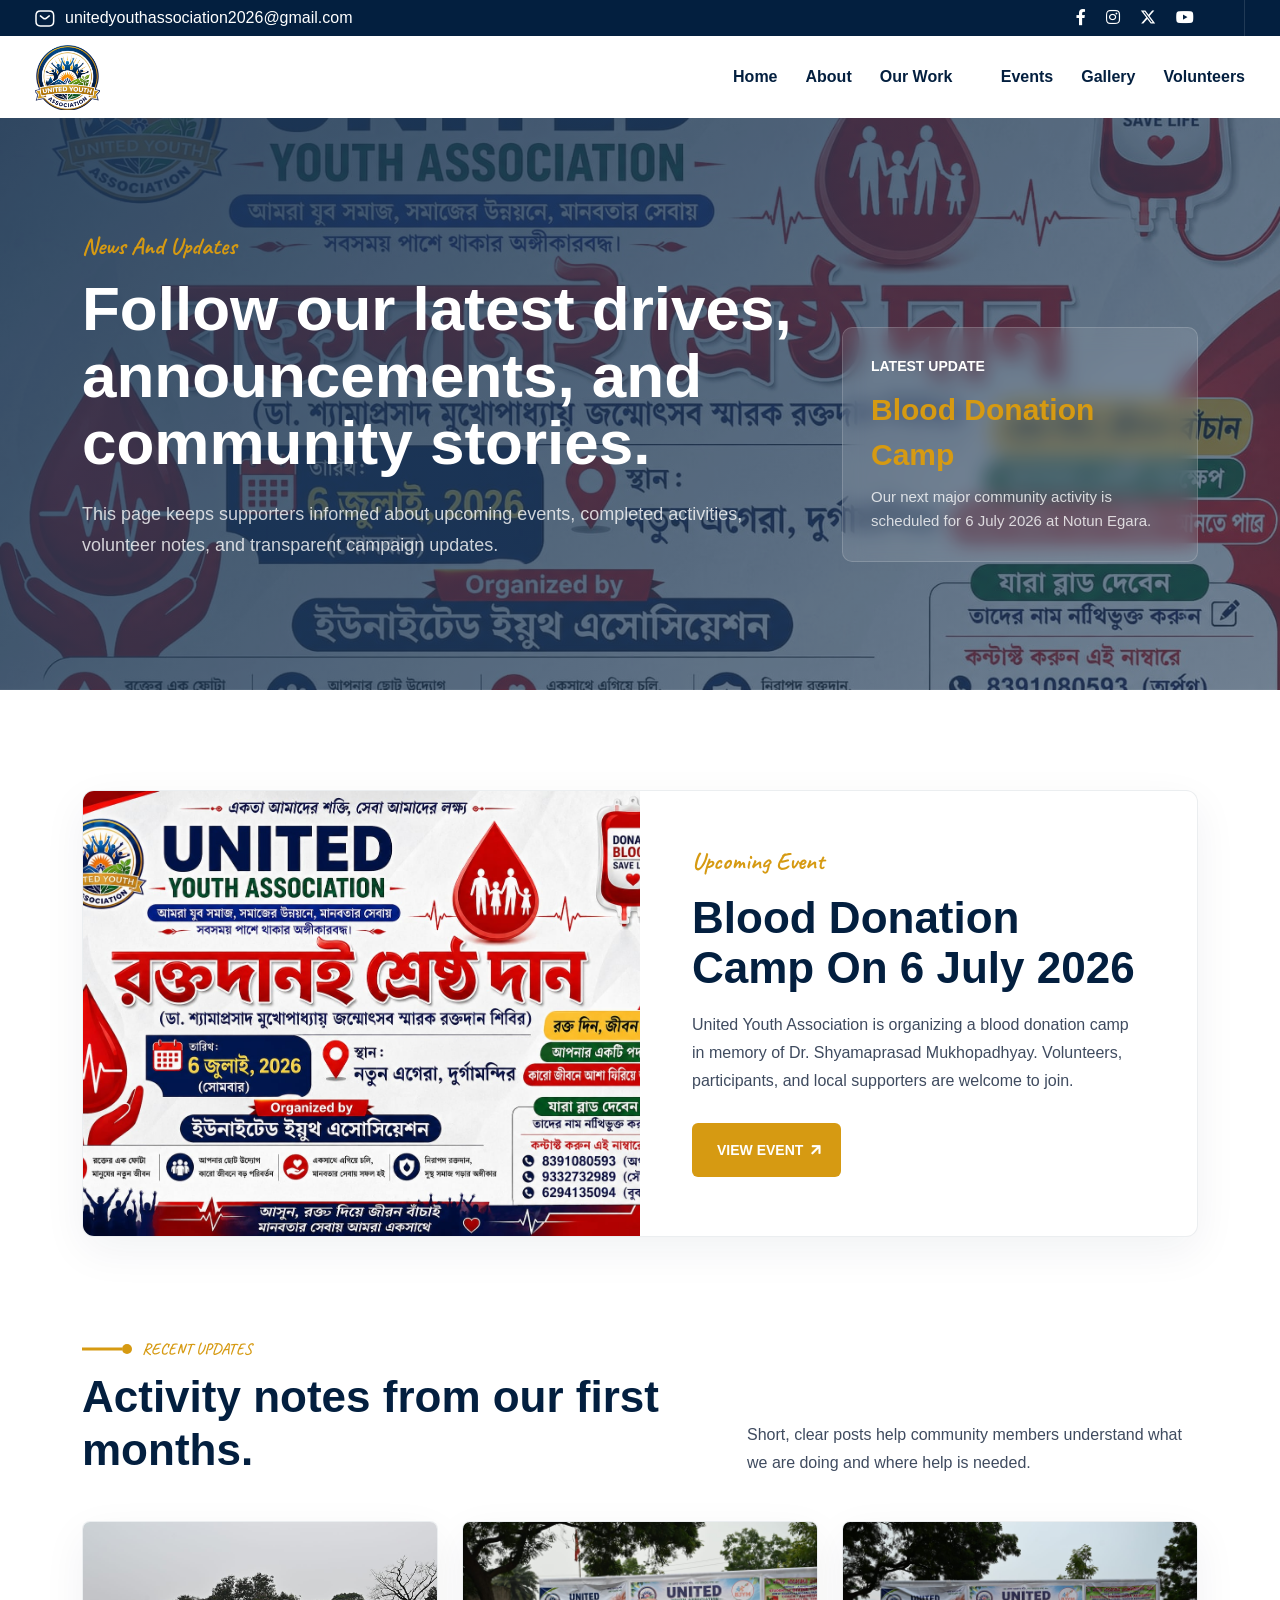
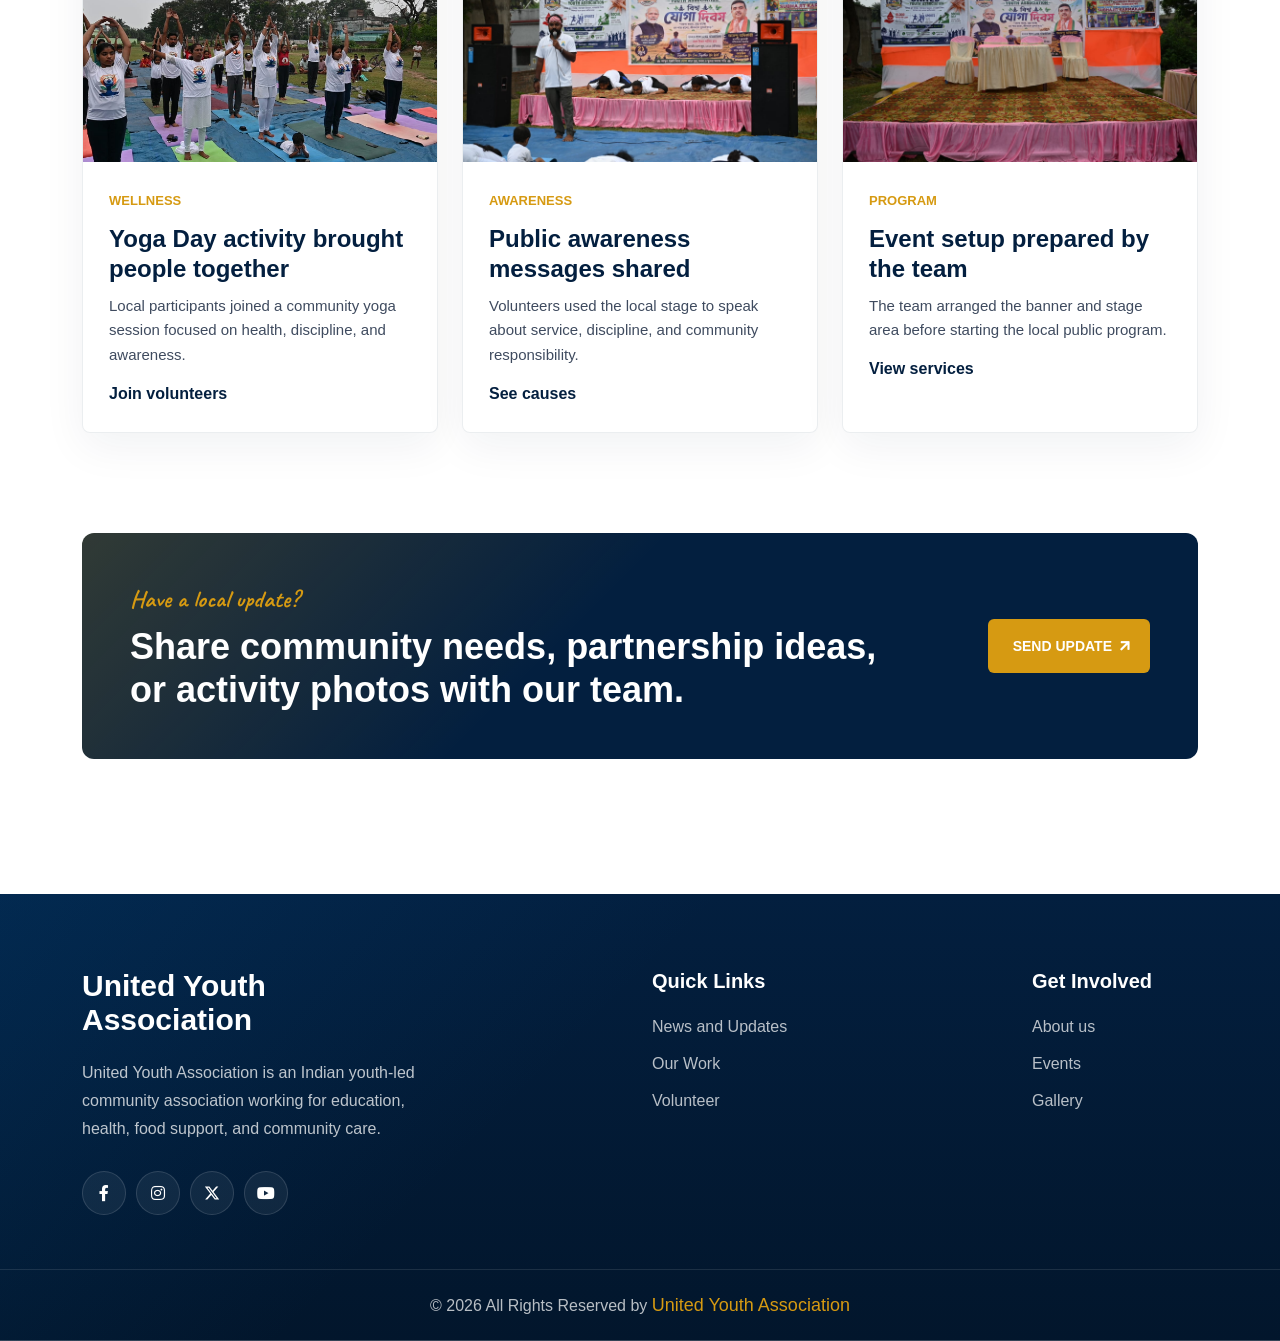
<file: blogs.html>
<!DOCTYPE html>
<html lang="en">

<head>
    <meta charset="UTF-8" />
    <meta name="viewport"
        content="width=device-width, initial-scale=1.0, maximum-scale=1.0, minimum-scale=1.0, user-scalable=no, target-densityDpi=device-dpi" />
    <title>Updates - United Youth Association</title>
    <link rel="icon" type="image/png" href="images/favicon.webp" />
    <link rel="stylesheet" href="css/all.min.css" />
    <link rel="stylesheet" href="css/bootstrap.min.css" />
    <link rel="stylesheet" href="css/nice-select.css" />
    <link rel="stylesheet" href="css/slick.css" />
    <link rel="stylesheet" href="css/select2.min.css" />
    <link rel="stylesheet" href="css/animated_barfiller.css" />
    <link rel="stylesheet" href="css/venobox.min.css" />
    <link rel="stylesheet" href="css/scroll_button.css" />
    <link rel="stylesheet" href="css/jquery.animatedheadline.css" />
    <link rel="stylesheet" href="css/spacing.css" />
    <link rel="stylesheet" href="css/style.css" />
    <link rel="stylesheet" href="css/responsive.css" />
</head>

<body class="home_2 page_design updates_page">
    <header>
        <div class="container">
            <div class="row align-items-center">
                <div class="col-lg-6 d-none d-lg-block">
                    <ul class="header_info">
                        <li><span><img src="images/mail_icon.svg" alt="mail" class="img-fluid injectable" /></span> unitedyouthassociation2026@gmail.com</li>
                    </ul>
                </div>
                <div class="col-lg-6">
                    <div class="header_right">
                        <ul class="icon d-none d-sm-flex">
                            <li><a href="https://www.facebook.com/unitedyouthassociation2026" target="_blank" rel="noopener noreferrer" aria-label="Facebook"><i class="fab fa-facebook-f"></i></a></li>
                            <li><a href="#" aria-label="Instagram"><i class="fab fa-instagram"></i></a></li>
                            <li><a href="#" aria-label="X"><svg class="social_x_icon" viewBox="0 0 24 24" aria-hidden="true" focusable="false"><path d="M18.244 2.25h3.308l-7.227 8.26 8.502 11.24H16.17l-5.214-6.817-5.965 6.817H1.68l7.73-8.835L1.254 2.25H8.08l4.713 6.231zm-1.161 17.52h1.833L7.084 4.126H5.117z" /></svg></a></li>
                            <li><a href="#" aria-label="YouTube"><i class="fab fa-youtube"></i></a></li>
                        </ul>
                    </div>
                </div>
            </div>
        </div>
    </header>

    <nav class="navbar navbar-expand-lg main_menu">
        <div class="container">
            <a class="navbar-brand logot" href="index.html">
                <img src="images/logo-1.png" alt="United Youth Association Logo" class="img-fluid w-100" />
            </a>
            <button class="navbar-toggler" type="button" data-bs-toggle="collapse"
                data-bs-target="#navbarSupportedContent" aria-controls="navbarSupportedContent" aria-expanded="false"
                aria-label="Toggle navigation">
                <svg xmlns="http://www.w3.org/2000/svg" fill="none" viewBox="0 0 24 24" stroke-width="1.5"
                    stroke="currentColor" class="size-6">
                    <path stroke-linecap="round" stroke-linejoin="round"
                        d="M3.75 6.75h16.5M3.75 12H12m-8.25 5.25h16.5" />
                </svg>
            </button>
            <div class="collapse navbar-collapse" id="navbarSupportedContent">
                <ul class="navbar-nav ms-auto">
                    <li class="nav-item"><a class="nav-link" href="index.html">Home</a></li>
                    <li class="nav-item"><a class="nav-link" href="about_us.html">About</a></li>
                    <li class="nav-item">
                        <a class="nav-link" href="campaign_list.html">Our Work <i class="far fa-chevron-down"></i></a>
                        <ul class="sub_menu">
                            <li><a href="campaign_list.html">Causes</a></li>
                            <li><a href="services.html">Services</a></li>
                        </ul>
                    </li>
                    <li class="nav-item"><a class="nav-link" href="event.html">Events</a></li>
                    <li class="nav-item"><a class="nav-link" href="gallery.html">Gallery</a></li>
                    <li class="nav-item"><a class="nav-link" href="volunteer.html">Volunteers</a></li>
                </ul>
            </div>
        </div>
    </nav>

    <main>
        <section class="page_hero updates_hero">
            <div class="container">
                <div class="row align-items-end">
                    <div class="col-lg-8">
                        <div class="page_hero_text">
                            <span>News And Updates</span>
                            <h1>Follow our latest drives, announcements, and community stories.</h1>
                            <p>This page keeps supporters informed about upcoming events, completed activities, volunteer notes, and transparent campaign updates.</p>
                        </div>
                    </div>
                    <div class="col-lg-4">
                        <div class="page_hero_card">
                            <strong>Latest update</strong>
                            <span>Blood Donation Camp</span>
                            <p>Our next major community activity is scheduled for 6 July 2026 at Notun Egara.</p>
                        </div>
                    </div>
                </div>
            </div>
        </section>

        <section class="updates_feature_area mt_100">
            <div class="container">
                <div class="updates_feature_card">
                    <div class="row g-0 align-items-stretch">
                        <div class="col-lg-6">
                            <img src="images/photos/blood-111.jpeg" alt="Blood donation camp announcement" class="img-fluid w-100" />
                        </div>
                        <div class="col-lg-6">
                            <div class="updates_feature_text">
                                <span>Upcoming Event</span>
                                <h2>Blood Donation Camp On 6 July 2026</h2>
                                <p>United Youth Association is organizing a blood donation camp in memory of Dr. Shyamaprasad Mukhopadhyay. Volunteers, participants, and local supporters are welcome to join.</p>
                                <a href="event.html" class="common_btn">View Event</a>
                            </div>
                        </div>
                    </div>
                </div>
            </div>
        </section>

        <section class="updates_grid_area mt_100">
            <div class="container">
                <div class="row align-items-end">
                    <div class="col-lg-7">
                        <div class="section_heading">
                            <h5>Recent Updates</h5>
                            <h2>Activity notes from our first months.</h2>
                        </div>
                    </div>
                    <div class="col-lg-5">
                        <p class="page_section_intro">Short, clear posts help community members understand what we are doing and where help is needed.</p>
                    </div>
                </div>
                <div class="row g-4 mt_20">
                    <div class="col-lg-4 col-md-6">
                        <article class="update_card">
                            <img src="images/photos/banner-11122.jpeg" alt="Yoga Day wellness activity" class="img-fluid w-100" />
                            <div class="text">
                                <span>Wellness</span>
                                <h3>Yoga Day activity brought people together</h3>
                                <p>Local participants joined a community yoga session focused on health, discipline, and awareness.</p>
                                <a href="volunteer.html">Join volunteers</a>
                            </div>
                        </article>
                    </div>
                    <div class="col-lg-4 col-md-6">
                        <article class="update_card">
                            <img src="images/photos/gh-11.jpeg" alt="Public awareness speech" class="img-fluid w-100" />
                            <div class="text">
                                <span>Awareness</span>
                                <h3>Public awareness messages shared</h3>
                                <p>Volunteers used the local stage to speak about service, discipline, and community responsibility.</p>
                                <a href="campaign_list.html">See causes</a>
                            </div>
                        </article>
                    </div>
                    <div class="col-lg-4 col-md-6">
                        <article class="update_card">
                            <img src="images/photos/kl-111.jpeg" alt="Community program setup" class="img-fluid w-100" />
                            <div class="text">
                                <span>Program</span>
                                <h3>Event setup prepared by the team</h3>
                                <p>The team arranged the banner and stage area before starting the local public program.</p>
                                <a href="services.html">View services</a>
                            </div>
                        </article>
                    </div>
                </div>
            </div>
        </section>

        <section class="page_cta_area mt_100">
            <div class="container">
                <div class="page_cta_inner">
                    <div>
                        <span>Have a local update?</span>
                        <h2>Share community needs, partnership ideas, or activity photos with our team.</h2>
                    </div>
                    <a class="common_btn" href="contact.html">Send Update</a>
                </div>
            </div>
        </section>
    </main>

    <footer class="footer_2 mt_135">
        <div class="footer_2_overlay">
            <div class="container">
                <div class="row footer_2_main justify-content-between">
                    <div class="col-lg-4 col-md-6">
                        <div class="footer_2_logo_area">
                            <a class="footer_2_brand" href="index.html">United Youth Association</a>
                            <p>United Youth Association is an Indian youth-led community association working for education, health, food support, and community care.</p>
                            <ul class="d-flex flex-wrap">
                                <li><a href="https://www.facebook.com/unitedyouthassociation2026" target="_blank" rel="noopener noreferrer" aria-label="Facebook"><i class="fab fa-facebook-f"></i></a></li>
                                <li><a href="#" aria-label="Instagram"><i class="fab fa-instagram"></i></a></li>
                                <li><a href="#" aria-label="X"><svg class="social_x_icon" viewBox="0 0 24 24" aria-hidden="true" focusable="false"><path d="M18.244 2.25h3.308l-7.227 8.26 8.502 11.24H16.17l-5.214-6.817-5.965 6.817H1.68l7.73-8.835L1.254 2.25H8.08l4.713 6.231zm-1.161 17.52h1.833L7.084 4.126H5.117z" /></svg></a></li>
                                <li><a href="#" aria-label="YouTube"><i class="fab fa-youtube"></i></a></li>
                            </ul>
                        </div>
                    </div>
                    <div class="col-lg-2 col-6 col-md-3">
                        <div class="footer_2_link">
                            <h3>Quick Links</h3>
                            <ul>
                                <li><a href="blogs.html">News and Updates</a></li>
                                <li><a href="services.html">Our Work</a></li>
                                <li><a href="volunteer.html">Volunteer</a></li>
                            </ul>
                        </div>
                    </div>
                    <div class="col-lg-2 col-6 col-md-3">
                        <div class="footer_2_link">
                            <h3>Get Involved</h3>
                            <ul>
                                <li><a href="about_us.html">About us</a></li>
                                <li><a href="event.html">Events</a></li>
                                <li><a href="gallery.html">Gallery</a></li>
                            </ul>
                        </div>
                    </div>
                </div>
            </div>
            <div class="footer_2_copyright mt_50"><div class="container"><div class="row"><div class="col-12"><div class="footer_2_copyright_text justify-content-center"><p>&copy; 2026 All Rights Reserved by <span>United Youth Association</span></p></div></div></div></div></div>
        </div>
    </footer>

    <div class="progress-wrap"><svg class="progress-circle svg-content" width="100%" height="100%" viewBox="-1 -1 102 102"><path d="M50,1 a49,49 0 0,1 0,98 a49,49 0 0,1 0,-98" /></svg></div>
    <script src="js/jquery-3.7.1.min.js"></script>
    <script src="js/bootstrap.bundle.min.js"></script>
    <script src="js/Font-Awesome.js"></script>
    <script src="js/svg-inject.min.js"></script>
    <script src="js/jquery.nice-select.min.js"></script>
    <script src="js/slick.min.js"></script>
    <script src="js/venobox.min.js"></script>
    <script src="js/jquery.waypoints.min.js"></script>
    <script src="js/jquery.countup.min.js"></script>
    <script src="js/jquery.marquee.min.js"></script>
    <script src="js/animated_barfiller.js"></script>
    <script src="js/select2.min.js"></script>
    <script src="js/sticky_sidebar.js"></script>
    <script src="js/scroll_button.js"></script>
    <script src="js/jquery.animatedheadline.min.js"></script>
    <script src="js/main.js"></script>
</body>

</html>
</file>
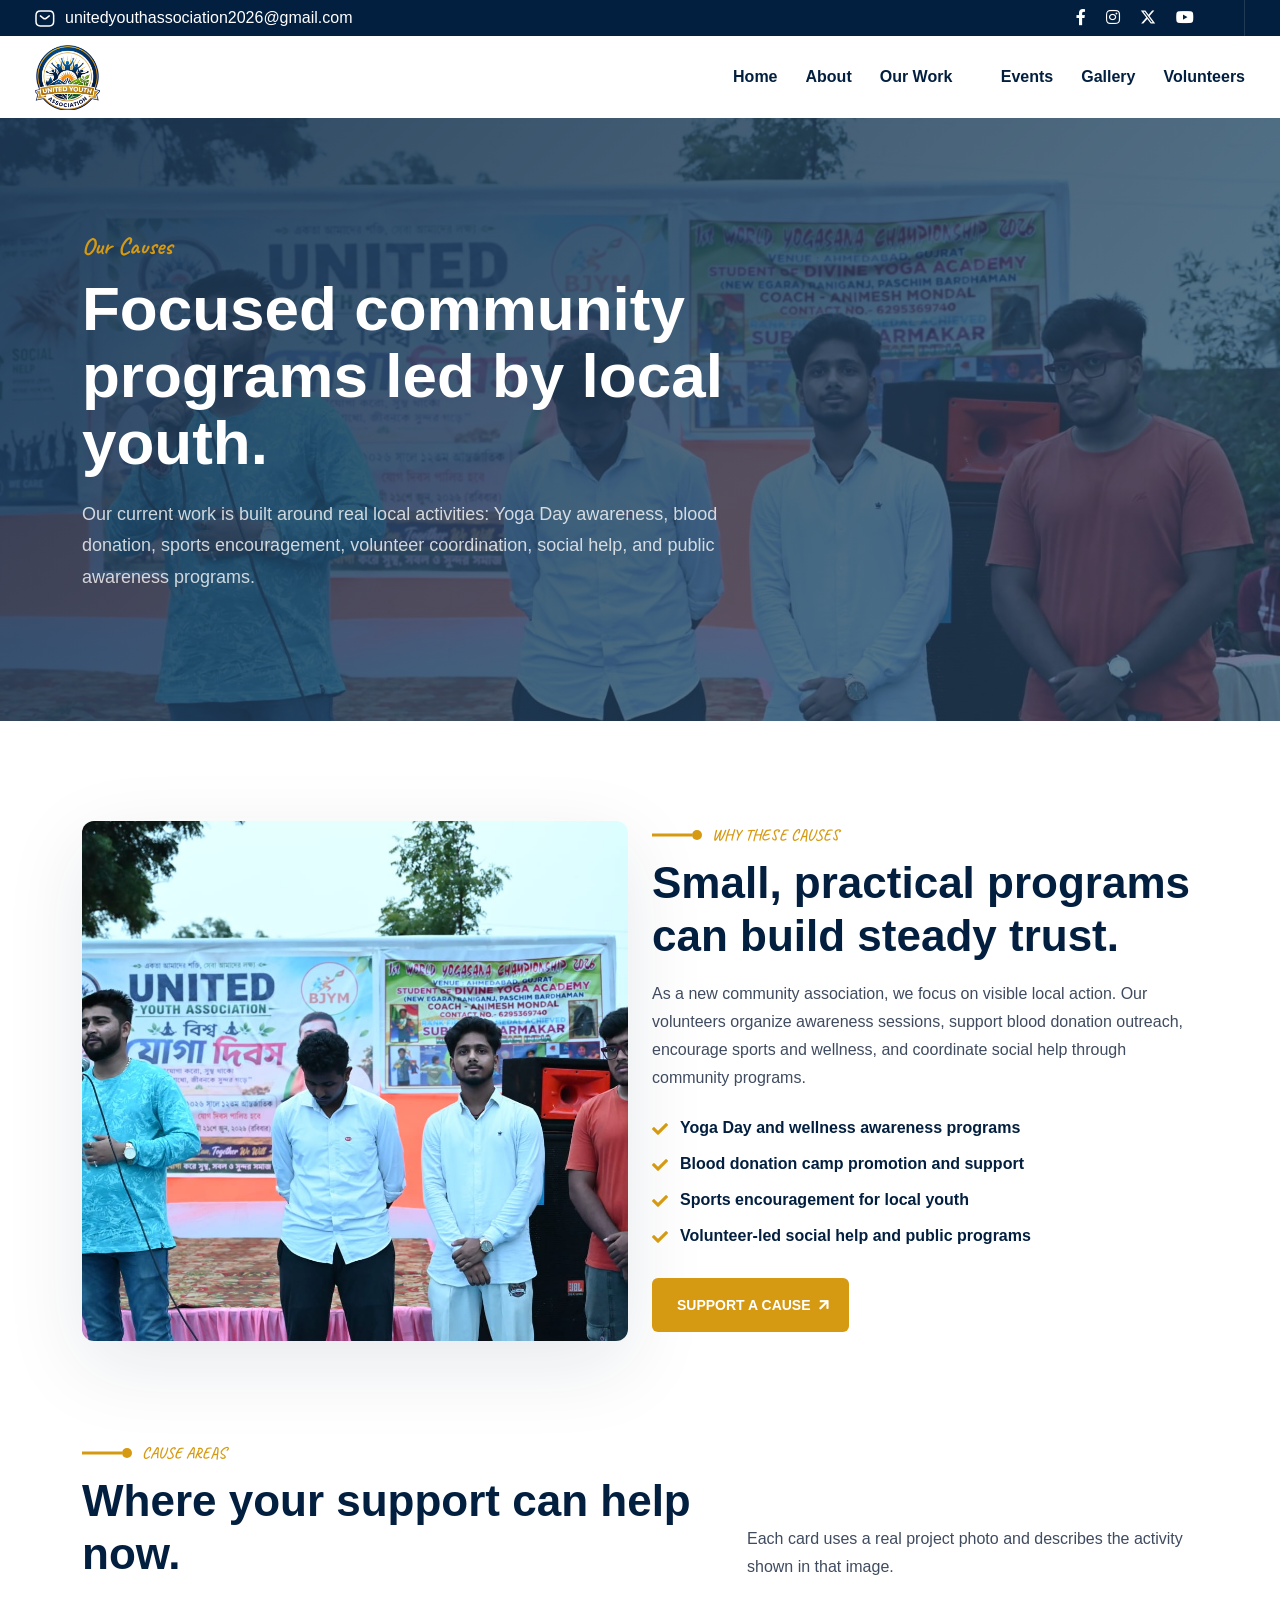
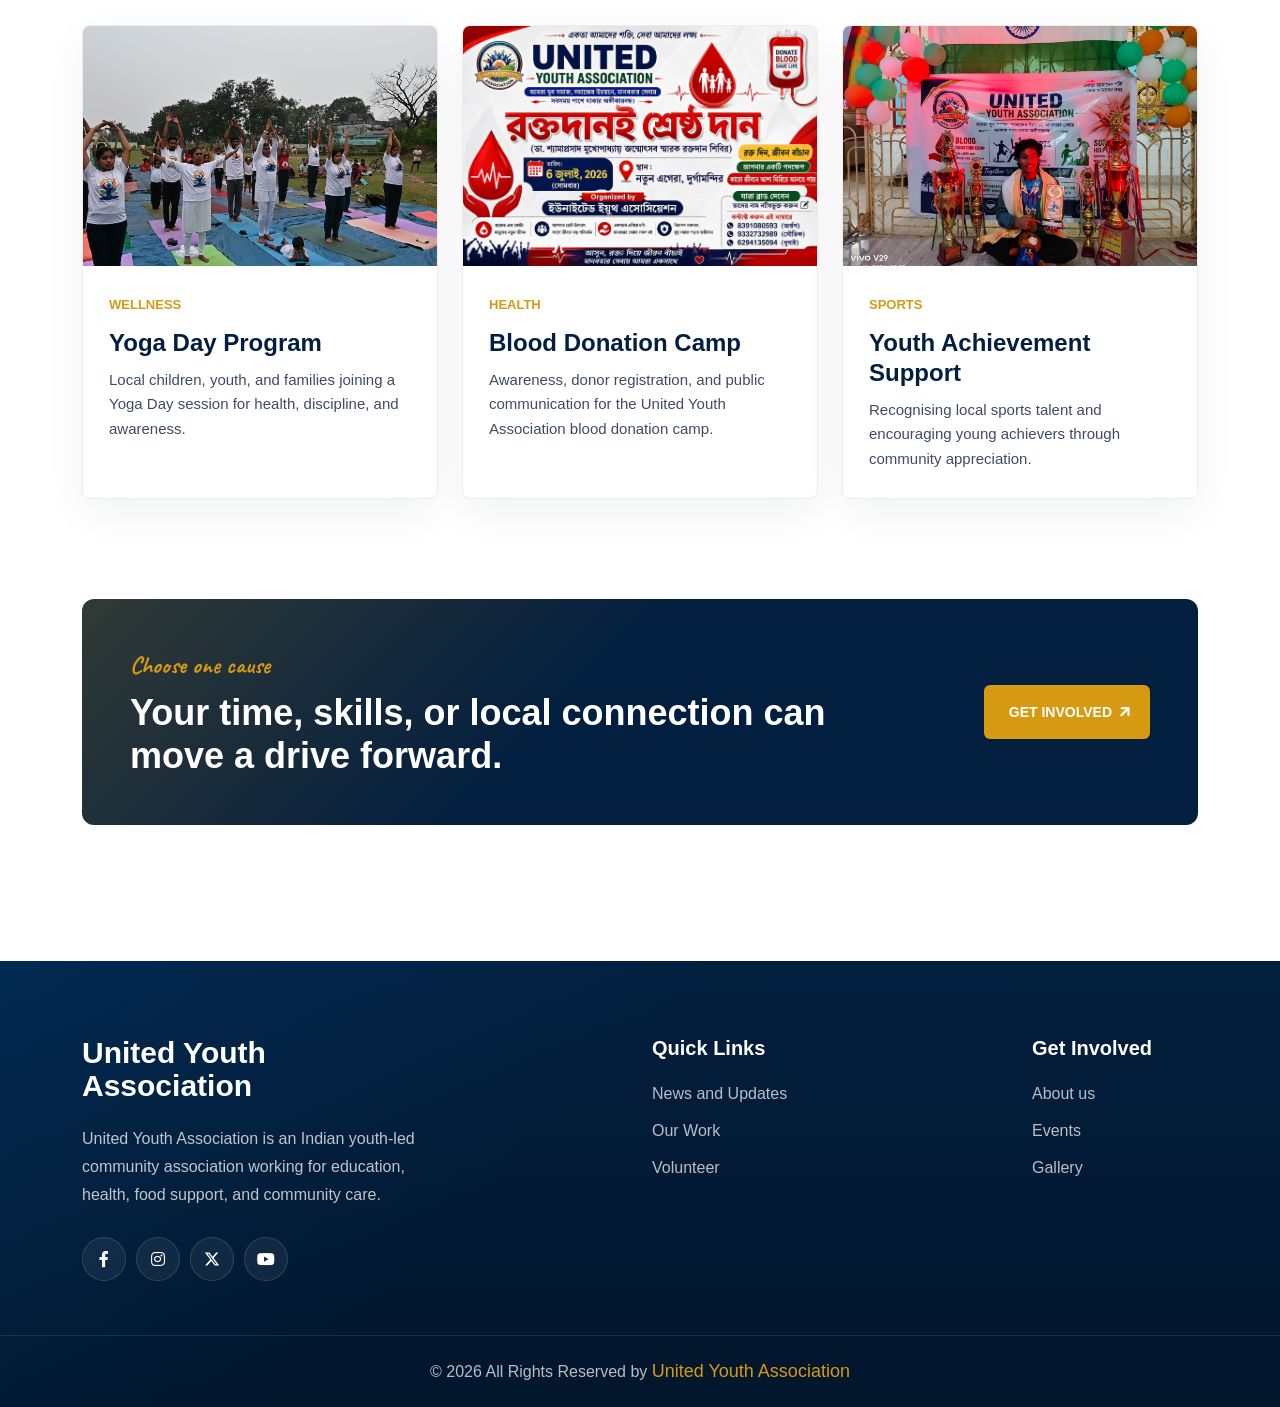
<file: campaign_list.html>
<!DOCTYPE html>
<html lang="en">

<head>
    <meta charset="UTF-8" />
    <meta name="viewport"
        content="width=device-width, initial-scale=1.0, maximum-scale=1.0, minimum-scale=1.0, user-scalable=no, target-densityDpi=device-dpi" />
    <title>Causes - United Youth Association</title>
    <link rel="icon" type="image/png" href="images/favicon.webp" />
    <link rel="stylesheet" href="css/all.min.css" />
    <link rel="stylesheet" href="css/bootstrap.min.css" />
    <link rel="stylesheet" href="css/nice-select.css" />
    <link rel="stylesheet" href="css/slick.css" />
    <link rel="stylesheet" href="css/select2.min.css" />
    <link rel="stylesheet" href="css/animated_barfiller.css" />
    <link rel="stylesheet" href="css/venobox.min.css" />
    <link rel="stylesheet" href="css/scroll_button.css" />
    <link rel="stylesheet" href="css/jquery.animatedheadline.css" />
    <link rel="stylesheet" href="css/spacing.css" />
    <link rel="stylesheet" href="css/style.css" />
    <link rel="stylesheet" href="css/responsive.css" />
</head>

<body class="home_2 page_design causes_page">
    <header>
        <div class="container">
            <div class="row align-items-center">
                <div class="col-lg-6 d-none d-lg-block">
                    <ul class="header_info">
                        <li><span><img src="images/mail_icon.svg" alt="mail" class="img-fluid injectable" /></span> unitedyouthassociation2026@gmail.com</li>
                    </ul>
                </div>
                <div class="col-lg-6">
                    <div class="header_right">
                        <ul class="icon d-none d-sm-flex">
                            <li><a href="https://www.facebook.com/unitedyouthassociation2026" target="_blank" rel="noopener noreferrer" aria-label="Facebook"><i class="fab fa-facebook-f"></i></a></li>
                            <li><a href="#" aria-label="Instagram"><i class="fab fa-instagram"></i></a></li>
                            <li><a href="#" aria-label="X"><svg class="social_x_icon" viewBox="0 0 24 24" aria-hidden="true" focusable="false"><path d="M18.244 2.25h3.308l-7.227 8.26 8.502 11.24H16.17l-5.214-6.817-5.965 6.817H1.68l7.73-8.835L1.254 2.25H8.08l4.713 6.231zm-1.161 17.52h1.833L7.084 4.126H5.117z" /></svg></a></li>
                            <li><a href="#" aria-label="YouTube"><i class="fab fa-youtube"></i></a></li>
                        </ul>
                    </div>
                </div>
            </div>
        </div>
    </header>

    <nav class="navbar navbar-expand-lg main_menu">
        <div class="container">
            <a class="navbar-brand logot" href="index.html">
                <img src="images/logo-1.png" alt="United Youth Association Logo" class="img-fluid w-100" />
            </a>
            <button class="navbar-toggler" type="button" data-bs-toggle="collapse"
                data-bs-target="#navbarSupportedContent" aria-controls="navbarSupportedContent" aria-expanded="false"
                aria-label="Toggle navigation">
                <svg xmlns="http://www.w3.org/2000/svg" fill="none" viewBox="0 0 24 24" stroke-width="1.5"
                    stroke="currentColor" class="size-6">
                    <path stroke-linecap="round" stroke-linejoin="round"
                        d="M3.75 6.75h16.5M3.75 12H12m-8.25 5.25h16.5" />
                </svg>
            </button>
            <div class="collapse navbar-collapse" id="navbarSupportedContent">
                <ul class="navbar-nav ms-auto">
                    <li class="nav-item"><a class="nav-link" href="index.html">Home</a></li>
                    <li class="nav-item"><a class="nav-link" href="about_us.html">About</a></li>
                    <li class="nav-item">
                        <a class="nav-link active" aria-current="page" href="campaign_list.html">Our Work <i class="far fa-chevron-down"></i></a>
                        <ul class="sub_menu">
                            <li><a href="campaign_list.html">Causes</a></li>
                            <li><a href="services.html">Services</a></li>
                        </ul>
                    </li>
                    <li class="nav-item"><a class="nav-link" href="event.html">Events</a></li>
                    <li class="nav-item"><a class="nav-link" href="gallery.html">Gallery</a></li>
                    <li class="nav-item"><a class="nav-link" href="volunteer.html">Volunteers</a></li>
                </ul>
            </div>
        </div>
    </nav>

    <main>
        <section class="page_hero causes_hero">
            <div class="container">
                <div class="row align-items-end">
                    <div class="col-lg-8">
                        <div class="page_hero_text">
                            <span>Our Causes</span>
                            <h1>Focused community programs led by local youth.</h1>
                            <p>Our current work is built around real local activities: Yoga Day awareness, blood donation, sports encouragement, volunteer coordination, social help, and public awareness programs.</p>
                        </div>
                    </div>
                  
                </div>
            </div>
        </section>

        <section class="page_intro_area mt_100">
            <div class="container">
                <div class="row align-items-center g-4">
                    <div class="col-lg-6">
                        <div class="page_intro_img">
                            <img src="images/photos/bn-1.jpeg" alt="United Youth Association community support" class="img-fluid w-100" />
                        </div>
                    </div>
                    <div class="col-lg-6">
                        <div class="page_intro_text">
                            <div class="section_heading">
                                <h5>Why These Causes</h5>
                            <h2>Small, practical programs can build steady trust.</h2>
                        </div>
                            <p>As a new community association, we focus on visible local action. Our volunteers organize awareness sessions, support blood donation outreach, encourage sports and wellness, and coordinate social help through community programs.</p>
                            <ul>
                                <li>Yoga Day and wellness awareness programs</li>
                                <li>Blood donation camp promotion and support</li>
                                <li>Sports encouragement for local youth</li>
                                <li>Volunteer-led social help and public programs</li>
                            </ul>
                            <a href="contact.html" class="common_btn">Support A Cause</a>
                        </div>
                    </div>
                </div>
            </div>
        </section>

        <section class="cause_grid_area mt_100">
            <div class="container">
                <div class="row align-items-end">
                    <div class="col-lg-7">
                        <div class="section_heading">
                            <h5>Cause Areas</h5>
                            <h2>Where your support can help now.</h2>
                        </div>
                    </div>
                    <div class="col-lg-5">
                        <p class="page_section_intro">Each card uses a real project photo and describes the activity shown in that image.</p>
                    </div>
                </div>
                <div class="row g-4 mt_20">
                    <div class="col-lg-4 col-md-6">
                        <div class="cause_card">
                            <img src="images/photos/banner-11122.jpeg" alt="Yoga Day session with local participants" class="img-fluid w-100" />
                            <div class="text">
                                <span>Wellness</span>
                                <h3>Yoga Day Program</h3>
                                <p>Local children, youth, and families joining a Yoga Day session for health, discipline, and awareness.</p>
                            </div>
                        </div>
                    </div>
                    <div class="col-lg-4 col-md-6">
                        <div class="cause_card">
                            <img src="images/photos/blood-111.jpeg" alt="Blood donation camp poster" class="img-fluid w-100" />
                            <div class="text">
                                <span>Health</span>
                                <h3>Blood Donation Camp</h3>
                                <p>Awareness, donor registration, and public communication for the United Youth Association blood donation camp.</p>
                            </div>
                        </div>
                    </div>
                    <div class="col-lg-4 col-md-6">
                        <div class="cause_card">
                            <img src="images/photos/photo-11.jpeg" alt="Youth sports achievement recognition" class="img-fluid w-100" />
                            <div class="text">
                                <span>Sports</span>
                                <h3>Youth Achievement Support</h3>
                                <p>Recognising local sports talent and encouraging young achievers through community appreciation.</p>
                            </div>
                        </div>
                    </div>
                   
                </div>
            </div>
        </section>

        <section class="page_cta_area mt_100">
            <div class="container">
                <div class="page_cta_inner">
                    <div>
                        <span>Choose one cause</span>
                        <h2>Your time, skills, or local connection can move a drive forward.</h2>
                    </div>
                    <a class="common_btn" href="contact.html">Get Involved</a>
                </div>
            </div>
        </section>
    </main>

    <footer class="footer_2 mt_135">
        <div class="footer_2_overlay">
            <div class="container">
                <div class="row footer_2_main justify-content-between">
                    <div class="col-lg-4 col-md-6">
                        <div class="footer_2_logo_area">
                            <a class="footer_2_brand" href="index.html">United Youth Association</a>
                            <p>United Youth Association is an Indian youth-led community association working for education, health, food support, and community care.</p>
                            <ul class="d-flex flex-wrap">
                                <li><a href="https://www.facebook.com/unitedyouthassociation2026" target="_blank" rel="noopener noreferrer" aria-label="Facebook"><i class="fab fa-facebook-f"></i></a></li>
                                <li><a href="#" aria-label="Instagram"><i class="fab fa-instagram"></i></a></li>
                                <li><a href="#" aria-label="X"><svg class="social_x_icon" viewBox="0 0 24 24" aria-hidden="true" focusable="false"><path d="M18.244 2.25h3.308l-7.227 8.26 8.502 11.24H16.17l-5.214-6.817-5.965 6.817H1.68l7.73-8.835L1.254 2.25H8.08l4.713 6.231zm-1.161 17.52h1.833L7.084 4.126H5.117z" /></svg></a></li>
                                <li><a href="#" aria-label="YouTube"><i class="fab fa-youtube"></i></a></li>
                            </ul>
                        </div>
                    </div>
                    <div class="col-lg-2 col-6 col-md-3">
                        <div class="footer_2_link">
                            <h3>Quick Links</h3>
                            <ul>
                                <li><a href="blogs.html">News and Updates</a></li>
                                <li><a href="services.html">Our Work</a></li>
                                <li><a href="volunteer.html">Volunteer</a></li>
                            </ul>
                        </div>
                    </div>
                    <div class="col-lg-2 col-6 col-md-3">
                        <div class="footer_2_link">
                            <h3>Get Involved</h3>
                            <ul>
                                <li><a href="about_us.html">About us</a></li>
                                <li><a href="event.html">Events</a></li>
                                <li><a href="gallery.html">Gallery</a></li>
                            </ul>
                        </div>
                    </div>
                </div>
            </div>
            <div class="footer_2_copyright mt_50">
                <div class="container">
                    <div class="row">
                        <div class="col-12">
                            <div class="footer_2_copyright_text justify-content-center">
                                <p>&copy; 2026 All Rights Reserved by <span>United Youth Association</span></p>
                            </div>
                        </div>
                    </div>
                </div>
            </div>
        </div>
    </footer>

    <div class="progress-wrap">
        <svg class="progress-circle svg-content" width="100%" height="100%" viewBox="-1 -1 102 102">
            <path d="M50,1 a49,49 0 0,1 0,98 a49,49 0 0,1 0,-98" />
        </svg>
    </div>

    <script src="js/jquery-3.7.1.min.js"></script>
    <script src="js/bootstrap.bundle.min.js"></script>
    <script src="js/Font-Awesome.js"></script>
    <script src="js/svg-inject.min.js"></script>
    <script src="js/jquery.nice-select.min.js"></script>
    <script src="js/slick.min.js"></script>
    <script src="js/venobox.min.js"></script>
    <script src="js/jquery.waypoints.min.js"></script>
    <script src="js/jquery.countup.min.js"></script>
    <script src="js/jquery.marquee.min.js"></script>
    <script src="js/animated_barfiller.js"></script>
    <script src="js/select2.min.js"></script>
    <script src="js/sticky_sidebar.js"></script>
    <script src="js/scroll_button.js"></script>
    <script src="js/jquery.animatedheadline.min.js"></script>
    <script src="js/main.js"></script>
</body>

</html>
</file>
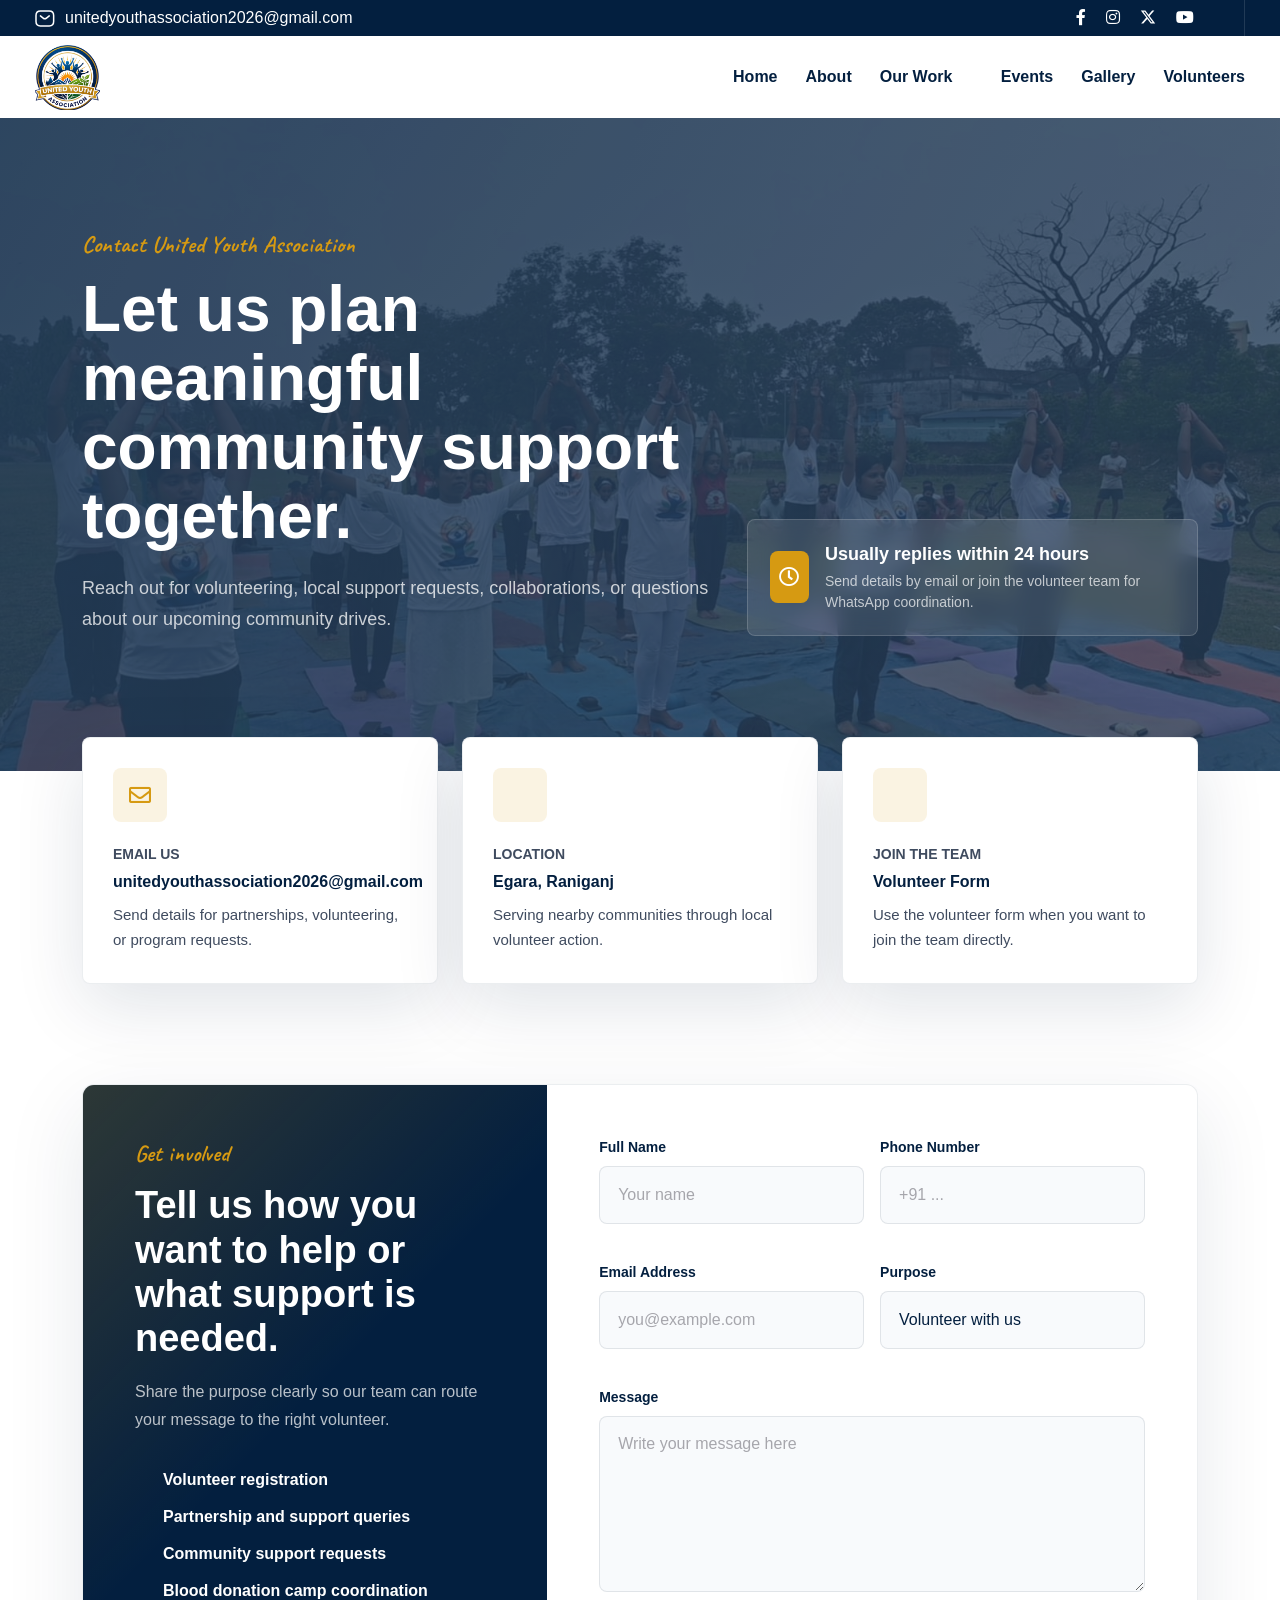
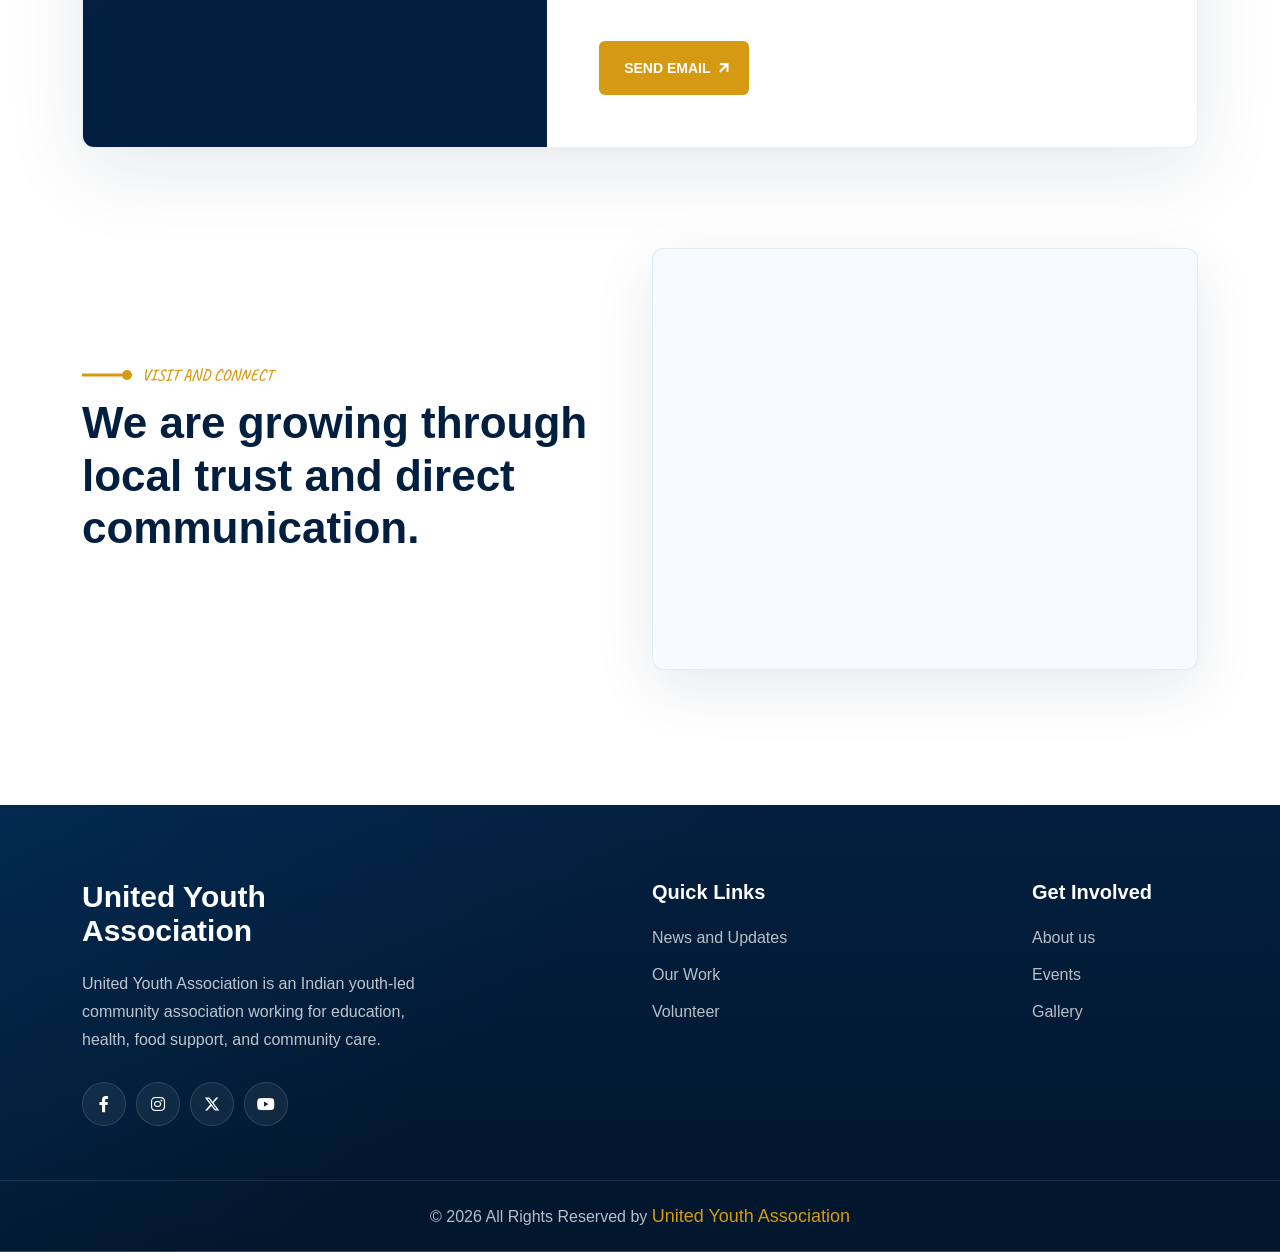
<file: contact.html>
<!DOCTYPE html>
<html lang="en">

<head>
    <meta charset="UTF-8" />
    <meta name="viewport"
        content="width=device-width, initial-scale=1.0, maximum-scale=1.0, minimum-scale=1.0, user-scalable=no, target-densityDpi=device-dpi" />
    <title>Contact - United Youth Association</title>
    <link rel="icon" type="image/png" href="images/favicon.webp" />
    <link rel="stylesheet" href="css/all.min.css" />
    <link rel="stylesheet" href="css/bootstrap.min.css" />
    <link rel="stylesheet" href="css/nice-select.css" />
    <link rel="stylesheet" href="css/slick.css" />
    <link rel="stylesheet" href="css/select2.min.css" />
    <link rel="stylesheet" href="css/animated_barfiller.css" />
    <link rel="stylesheet" href="css/venobox.min.css" />
    <link rel="stylesheet" href="css/scroll_button.css" />
    <link rel="stylesheet" href="css/jquery.animatedheadline.css" />
    <link rel="stylesheet" href="css/spacing.css" />
    <link rel="stylesheet" href="css/style.css" />
    <link rel="stylesheet" href="css/responsive.css" />
</head>

<body class="home_2 contact_page">
    <header>
        <div class="container">
            <div class="row align-items-center">
                <div class="col-lg-6 d-none d-lg-block">
                    <ul class="header_info">
                        <li>
                            <span><img src="images/mail_icon.svg" alt="mail" class="img-fluid injectable" /></span>
                            unitedyouthassociation2026@gmail.com
                        </li>
                    </ul>
                </div>
                <div class="col-lg-6">
                    <div class="header_right">
                        <ul class="icon d-none d-sm-flex">
                            <li><a href="https://www.facebook.com/unitedyouthassociation2026" target="_blank" rel="noopener noreferrer" aria-label="Facebook"><i class="fab fa-facebook-f"></i></a></li>
                            <li><a href="#" aria-label="Instagram"><i class="fab fa-instagram"></i></a></li>
                            <li><a href="#" aria-label="X"><svg class="social_x_icon" viewBox="0 0 24 24" aria-hidden="true" focusable="false"><path d="M18.244 2.25h3.308l-7.227 8.26 8.502 11.24H16.17l-5.214-6.817-5.965 6.817H1.68l7.73-8.835L1.254 2.25H8.08l4.713 6.231zm-1.161 17.52h1.833L7.084 4.126H5.117z" /></svg></a></li>
                            <li><a href="#" aria-label="YouTube"><i class="fab fa-youtube"></i></a></li>
                        </ul>
                    </div>
                </div>
            </div>
        </div>
    </header>

    <nav class="navbar navbar-expand-lg main_menu">
        <div class="container">
            <a class="navbar-brand logot" href="index.html">
                <img src="images/logo-1.png" alt="United Youth Association Logo" class="img-fluid w-100" />
            </a>
            <button class="navbar-toggler" type="button" data-bs-toggle="collapse"
                data-bs-target="#navbarSupportedContent" aria-controls="navbarSupportedContent" aria-expanded="false"
                aria-label="Toggle navigation">
                <svg xmlns="http://www.w3.org/2000/svg" fill="none" viewBox="0 0 24 24" stroke-width="1.5"
                    stroke="currentColor" class="size-6">
                    <path stroke-linecap="round" stroke-linejoin="round"
                        d="M3.75 6.75h16.5M3.75 12H12m-8.25 5.25h16.5" />
                </svg>
            </button>
            <div class="collapse navbar-collapse" id="navbarSupportedContent">
                <ul class="navbar-nav ms-auto">
                    <li class="nav-item"><a class="nav-link" href="index.html">Home</a></li>
                    <li class="nav-item"><a class="nav-link" href="about_us.html">About</a></li>
                    <li class="nav-item">
                        <a class="nav-link" href="campaign_list.html">Our Work <i class="far fa-chevron-down"></i></a>
                        <ul class="sub_menu">
                            <li><a href="campaign_list.html">Causes</a></li>
                            <li><a href="services.html">Services</a></li>
                        </ul>
                    </li>
                    <li class="nav-item"><a class="nav-link" href="event.html">Events</a></li>
                    <li class="nav-item"><a class="nav-link" href="gallery.html">Gallery</a></li>
                    <li class="nav-item"><a class="nav-link" href="volunteer.html">Volunteers</a></li>
                </ul>
            </div>
        </div>
    </nav>

    <main>
        <section class="contact_hero">
            <div class="container">
                <div class="row align-items-end">
                    <div class="col-lg-7">
                        <div class="contact_hero_text">
                            <span>Contact United Youth Association</span>
                            <h1>Let us plan meaningful community support together.</h1>
                            <p>
                                Reach out for volunteering, local support requests, collaborations, or
                                questions about our upcoming community drives.
                            </p>
                        </div>
                    </div>
                    <div class="col-lg-5">
                        <div class="contact_hero_badge">
                            <i class="far fa-clock"></i>
                            <div>
                                <strong>Usually replies within 24 hours</strong>
                                <span>Send details by email or join the volunteer team for WhatsApp coordination.</span>
                            </div>
                        </div>
                    </div>
                </div>
            </div>
        </section>

        <section class="contact_quick_cards">
            <div class="container">
                <div class="row g-4">
                    <div class="col-lg-4 col-md-6">
                        <a href="mailto:unitedyouthassociation2026@gmail.com" class="contact_card">
                            <i class="far fa-envelope"></i>
                            <span>Email Us</span>
                            <strong>unitedyouthassociation2026@gmail.com</strong>
                            <p>Send details for partnerships, volunteering, or program requests.</p>
                        </a>
                    </div>
                    <div class="col-lg-4 col-md-6">
                        <div class="contact_card">
                            <i class="far fa-map-marker-alt"></i>
                            <span>Location</span>
                            <strong>Egara, Raniganj</strong>
                            <p>Serving nearby communities through local volunteer action.</p>
                        </div>
                    </div>
                    <div class="col-lg-4 col-md-6">
                        <a href="volunteer.html" class="contact_card">
                            <i class="far fa-users"></i>
                            <span>Join The Team</span>
                            <strong>Volunteer Form</strong>
                            <p>Use the volunteer form when you want to join the team directly.</p>
                        </a>
                    </div>
                </div>
            </div>
        </section>

        <section class="contact_main_area mt_100">
            <div class="container">
                <div class="contact_shell">
                    <div class="row g-0">
                        <div class="col-lg-5">
                            <div class="contact_side_panel">
                                <span>Get involved</span>
                                <h2>Tell us how you want to help or what support is needed.</h2>
                                <p>
                                    Share the purpose clearly so our team can route your message to the right volunteer.
                                </p>
                                <ul>
                                    <li><i class="far fa-check"></i> Volunteer registration</li>
                                    <li><i class="far fa-check"></i> Partnership and support queries</li>
                                    <li><i class="far fa-check"></i> Community support requests</li>
                                    <li><i class="far fa-check"></i> Blood donation camp coordination</li>
                                </ul>
                            </div>
                        </div>
                        <div class="col-lg-7">
                            <form class="contact_premium_form" id="contactEmailForm">
                                <div class="row g-3">
                                    <div class="col-md-6">
                                        <label for="contact_name">Full Name</label>
                                        <input type="text" id="contact_name" name="name" placeholder="Your name" />
                                    </div>
                                    <div class="col-md-6">
                                        <label for="contact_phone">Phone Number</label>
                                        <input type="tel" id="contact_phone" name="phone" placeholder="+91 ..." />
                                    </div>
                                    <div class="col-md-6">
                                        <label for="contact_email">Email Address</label>
                                        <input type="email" id="contact_email" name="email" placeholder="you@example.com" />
                                    </div>
                                    <div class="col-md-6">
                                        <label for="contact_subject">Purpose</label>
                                        <select id="contact_subject" name="subject">
                                            <option>Volunteer with us</option>
                                            <option>Partner with us</option>
                                            <option>Request local support</option>
                                            <option>Partner with us</option>
                                        </select>
                                    </div>
                                    <div class="col-12">
                                        <label for="contact_message">Message</label>
                                        <textarea id="contact_message" name="message" rows="6"
                                            placeholder="Write your message here"></textarea>
                                    </div>
                                    <div class="col-12">
                                        <button type="submit" class="common_btn">Send Email</button>
                                    </div>
                                </div>
                            </form>
                        </div>
                    </div>
                </div>
            </div>
        </section>

        <section class="contact_visit_area mt_100">
            <div class="container">
                <div class="row align-items-center">
                    <div class="col-lg-6">
                        <div class="section_heading">
                            <h5>Visit and Connect</h5>
                            <h2>We are growing through local trust and direct communication.</h2>
                        </div>
                    </div>
                    <div class="col-lg-6">
                        <div class="contact_map_card">
                            <iframe
                                src="https://www.google.com/maps?q=Egara%2C%20Raniganj%2C%20Paschim%20Bardhaman%2C%20West%20Bengal&output=embed"
                                title="Map showing Egara, Raniganj, Paschim Bardhaman, West Bengal" loading="lazy"
                                referrerpolicy="no-referrer-when-downgrade"></iframe>
                        </div>
                    </div>
                </div>
            </div>
        </section>
    </main>

    <footer class="footer_2 mt_135">
        <div class="footer_2_overlay">
            <div class="container">
                <div class="row footer_2_main justify-content-between">
                    <div class="col-lg-4 col-md-6">
                        <div class="footer_2_logo_area">
                            <a class="footer_2_brand" href="index.html">United Youth Association</a>
                            <p>United Youth Association is an Indian youth-led community association working for education, health, food support, and community care.</p>
                            <ul class="d-flex flex-wrap">
                                <li><a href="https://www.facebook.com/unitedyouthassociation2026" target="_blank" rel="noopener noreferrer" aria-label="Facebook"><i class="fab fa-facebook-f"></i></a></li>
                                <li><a href="#" aria-label="Instagram"><i class="fab fa-instagram"></i></a></li>
                                <li><a href="#" aria-label="X"><svg class="social_x_icon" viewBox="0 0 24 24" aria-hidden="true" focusable="false"><path d="M18.244 2.25h3.308l-7.227 8.26 8.502 11.24H16.17l-5.214-6.817-5.965 6.817H1.68l7.73-8.835L1.254 2.25H8.08l4.713 6.231zm-1.161 17.52h1.833L7.084 4.126H5.117z" /></svg></a></li>
                                <li><a href="#" aria-label="YouTube"><i class="fab fa-youtube"></i></a></li>
                            </ul>
                        </div>
                    </div>
                    <div class="col-lg-2 col-6 col-md-3">
                        <div class="footer_2_link">
                            <h3>Quick Links</h3>
                            <ul>
                                <li><a href="blogs.html">News and Updates</a></li>
                                <li><a href="services.html">Our Work</a></li>
                                <li><a href="volunteer.html">Volunteer</a></li>
                            </ul>
                        </div>
                    </div>
                    <div class="col-lg-2 col-6 col-md-3">
                        <div class="footer_2_link">
                            <h3>Get Involved</h3>
                            <ul>
                                <li><a href="about_us.html">About us</a></li>
                                <li><a href="event.html">Events</a></li>
                                <li><a href="gallery.html">Gallery</a></li>
                            </ul>
                        </div>
                    </div>
                </div>
            </div>
            <div class="footer_2_copyright mt_50">
                <div class="container">
                    <div class="row">
                        <div class="col-12">
                            <div class="footer_2_copyright_text justify-content-center">
                                <p>&copy; 2026 All Rights Reserved by <span>United Youth Association</span></p>
                            </div>
                        </div>
                    </div>
                </div>
            </div>
        </div>
    </footer>

    <div class="progress-wrap">
        <svg class="progress-circle svg-content" width="100%" height="100%" viewBox="-1 -1 102 102">
            <path d="M50,1 a49,49 0 0,1 0,98 a49,49 0 0,1 0,-98" />
        </svg>
    </div>

    <script src="js/jquery-3.7.1.min.js"></script>
    <script src="js/bootstrap.bundle.min.js"></script>
    <script src="js/Font-Awesome.js"></script>
    <script src="js/svg-inject.min.js"></script>
    <script src="js/jquery.nice-select.min.js"></script>
    <script src="js/slick.min.js"></script>
    <script src="js/venobox.min.js"></script>
    <script src="js/jquery.waypoints.min.js"></script>
    <script src="js/jquery.countup.min.js"></script>
    <script src="js/jquery.marquee.min.js"></script>
    <script src="js/animated_barfiller.js"></script>
    <script src="js/select2.min.js"></script>
    <script src="js/sticky_sidebar.js"></script>
    <script src="js/scroll_button.js"></script>
    <script src="js/jquery.animatedheadline.min.js"></script>
    <script>
        document.getElementById("contactEmailForm")?.addEventListener("submit", function (event) {
            event.preventDefault();
            var name = document.getElementById("contact_name").value.trim();
            var phone = document.getElementById("contact_phone").value.trim();
            var email = document.getElementById("contact_email").value.trim();
            var purpose = document.getElementById("contact_subject").value;
            var message = document.getElementById("contact_message").value.trim();
            var text = [
                "Hello United Youth Association,",
                name ? "Name: " + name : "",
                phone ? "Phone: " + phone : "",
                email ? "Email: " + email : "",
                "Purpose: " + purpose,
                message ? "Message: " + message : ""
            ].filter(Boolean).join("\n");
            window.location.href = "mailto:unitedyouthassociation2026@gmail.com?subject=" + encodeURIComponent(purpose) + "&body=" + encodeURIComponent(text);
        });
    </script>
    <script src="js/main.js"></script>
</body>

</html>
</file>
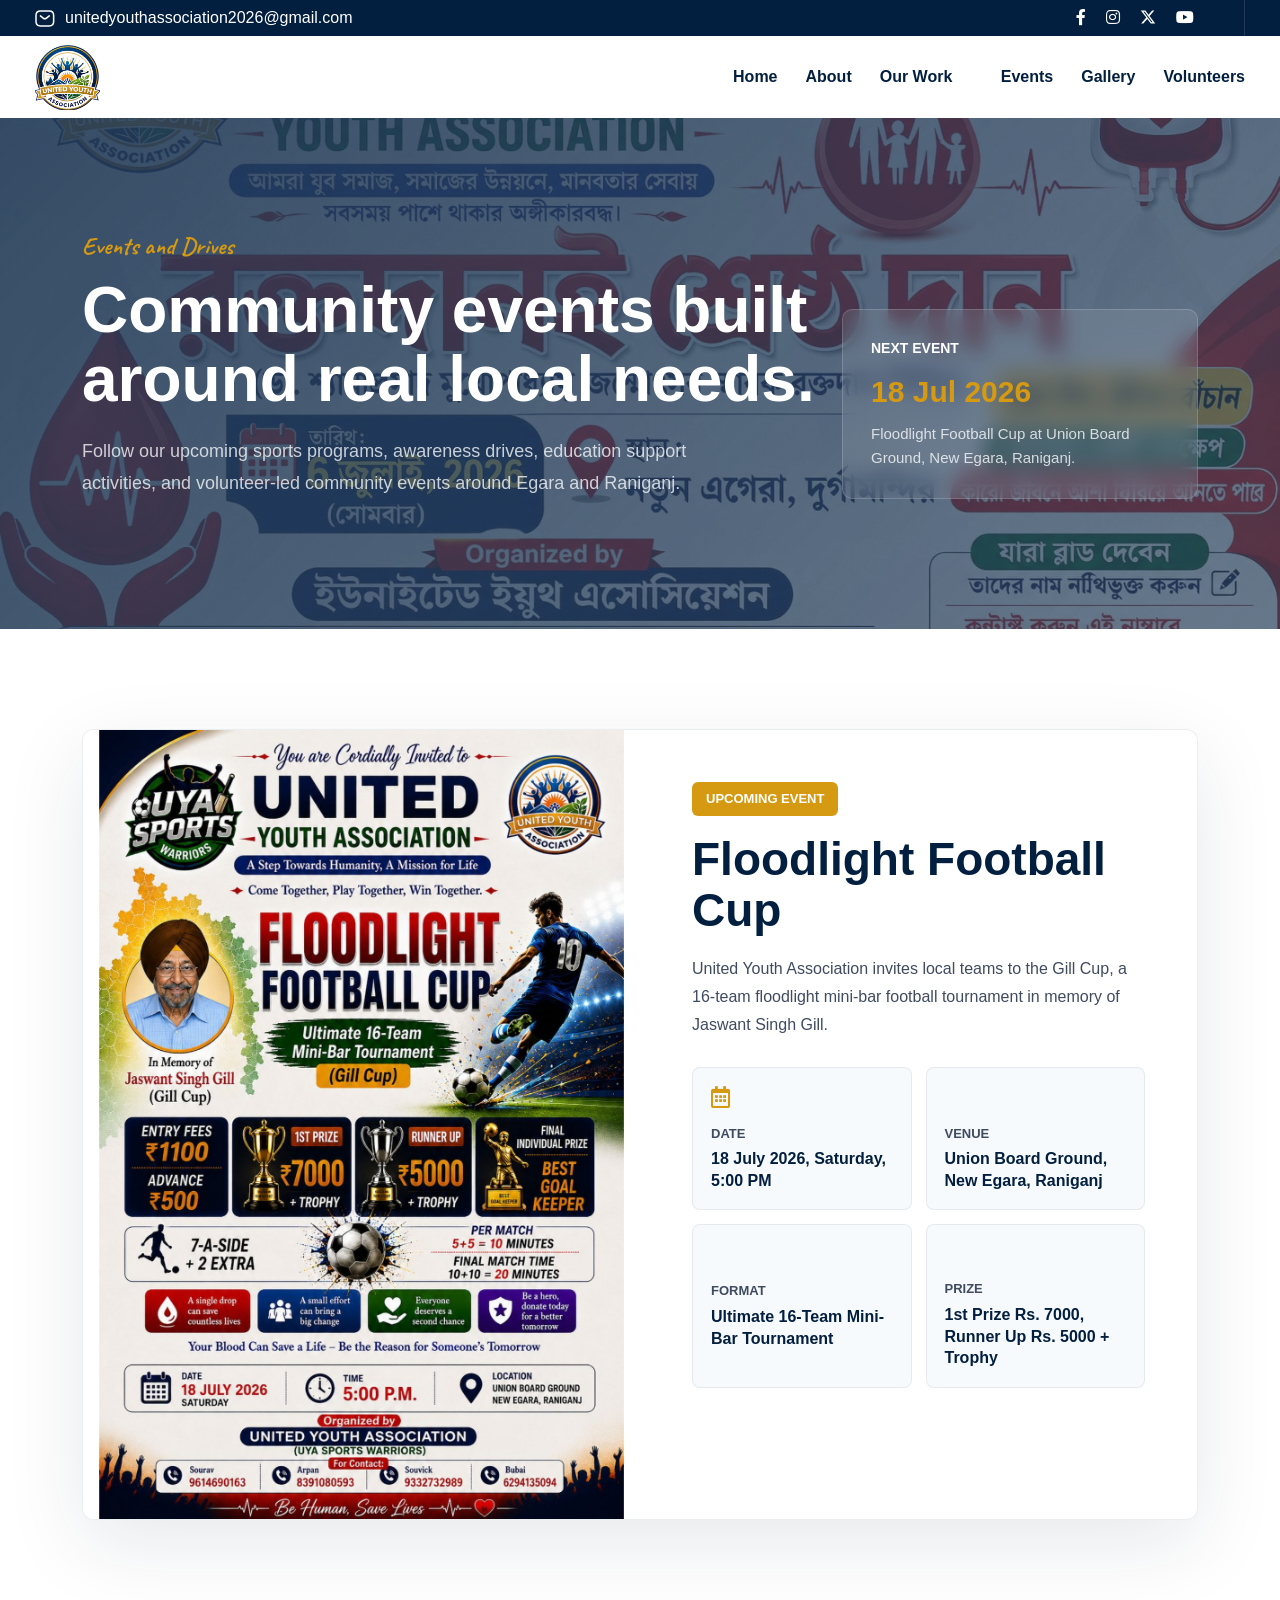
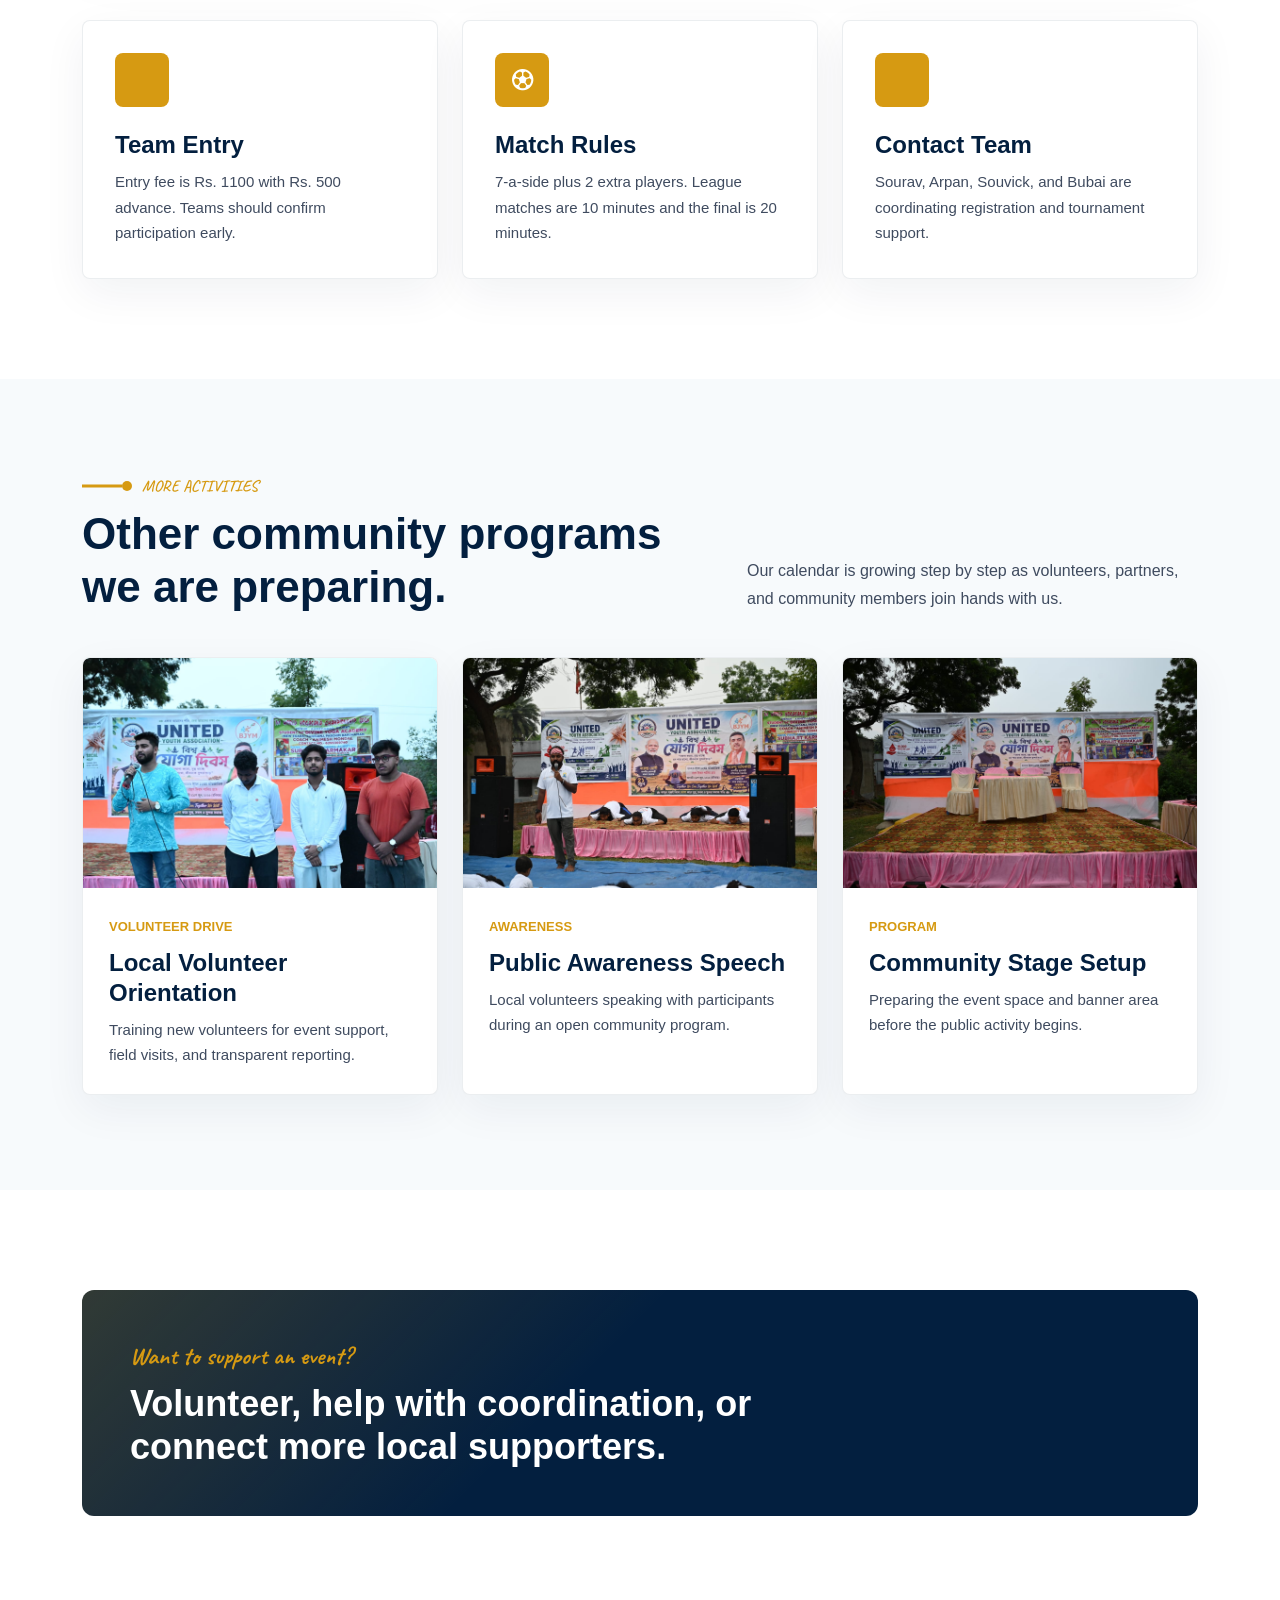
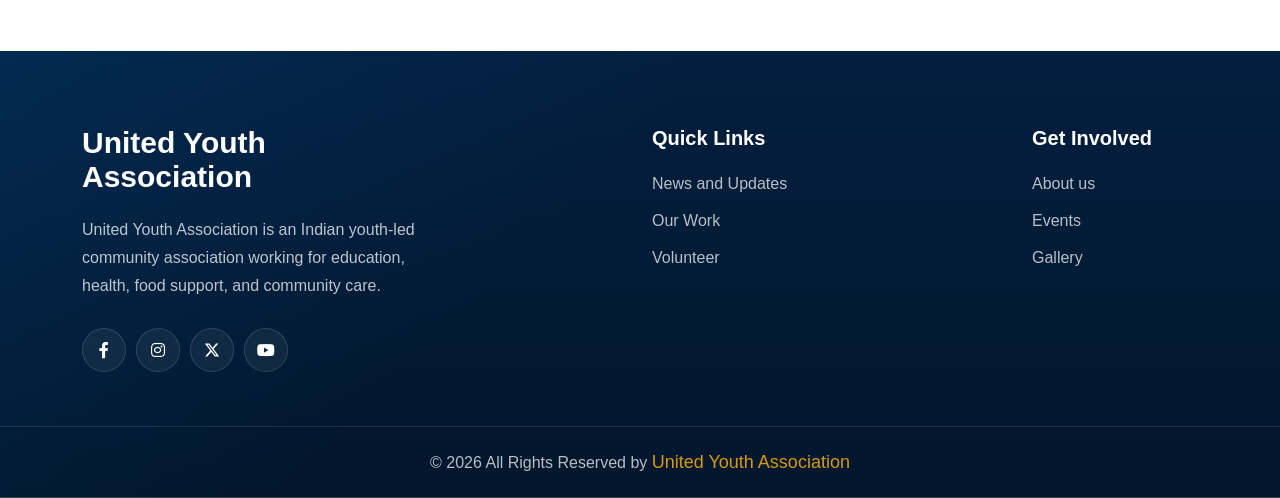
<file: event.html>
<!DOCTYPE html>
<html lang="en">

<head>
    <meta charset="UTF-8" />
    <meta name="viewport"
        content="width=device-width, initial-scale=1.0, maximum-scale=1.0, minimum-scale=1.0, user-scalable=no, target-densityDpi=device-dpi" />
    <title>Events - United Youth Association</title>
    <link rel="icon" type="image/png" href="images/favicon.webp" />
    <link rel="stylesheet" href="css/all.min.css" />
    <link rel="stylesheet" href="css/bootstrap.min.css" />
    <link rel="stylesheet" href="css/nice-select.css" />
    <link rel="stylesheet" href="css/slick.css" />
    <link rel="stylesheet" href="css/select2.min.css" />
    <link rel="stylesheet" href="css/animated_barfiller.css" />
    <link rel="stylesheet" href="css/venobox.min.css" />
    <link rel="stylesheet" href="css/scroll_button.css" />
    <link rel="stylesheet" href="css/jquery.animatedheadline.css" />
    <link rel="stylesheet" href="css/spacing.css" />
    <link rel="stylesheet" href="css/style.css" />
    <link rel="stylesheet" href="css/responsive.css" />
</head>

<body class="home_2 event_page">
    <header>
        <div class="container">
            <div class="row align-items-center">
                <div class="col-lg-6 d-none d-lg-block">
                    <ul class="header_info">
                        <li>
                            <span><img src="images/mail_icon.svg" alt="mail" class="img-fluid injectable" /></span>
                            unitedyouthassociation2026@gmail.com
                        </li>
                    </ul>
                </div>
                <div class="col-lg-6">
                    <div class="header_right">
                        <ul class="icon d-none d-sm-flex">
                            <li><a href="https://www.facebook.com/unitedyouthassociation2026" target="_blank" rel="noopener noreferrer" aria-label="Facebook"><i class="fab fa-facebook-f"></i></a></li>
                            <li><a href="#" aria-label="Instagram"><i class="fab fa-instagram"></i></a></li>
                            <li><a href="#" aria-label="X"><svg class="social_x_icon" viewBox="0 0 24 24" aria-hidden="true" focusable="false"><path d="M18.244 2.25h3.308l-7.227 8.26 8.502 11.24H16.17l-5.214-6.817-5.965 6.817H1.68l7.73-8.835L1.254 2.25H8.08l4.713 6.231zm-1.161 17.52h1.833L7.084 4.126H5.117z" /></svg></a></li>
                            <li><a href="#" aria-label="YouTube"><i class="fab fa-youtube"></i></a></li>
                        </ul>
                    </div>
                </div>
            </div>
        </div>
    </header>

    <nav class="navbar navbar-expand-lg main_menu">
        <div class="container">
            <a class="navbar-brand logot" href="index.html">
                <img src="images/logo-1.png" alt="United Youth Association Logo" class="img-fluid w-100" />
            </a>
            <button class="navbar-toggler" type="button" data-bs-toggle="collapse"
                data-bs-target="#navbarSupportedContent" aria-controls="navbarSupportedContent" aria-expanded="false"
                aria-label="Toggle navigation">
                <svg xmlns="http://www.w3.org/2000/svg" fill="none" viewBox="0 0 24 24" stroke-width="1.5"
                    stroke="currentColor" class="size-6">
                    <path stroke-linecap="round" stroke-linejoin="round"
                        d="M3.75 6.75h16.5M3.75 12H12m-8.25 5.25h16.5" />
                </svg>
            </button>
            <div class="collapse navbar-collapse" id="navbarSupportedContent">
                <ul class="navbar-nav ms-auto">
                    <li class="nav-item"><a class="nav-link" href="index.html">Home</a></li>
                    <li class="nav-item"><a class="nav-link" href="about_us.html">About</a></li>
                    <li class="nav-item">
                        <a class="nav-link" href="campaign_list.html">Our Work <i class="far fa-chevron-down"></i></a>
                        <ul class="sub_menu">
                            <li><a href="campaign_list.html">Causes</a></li>
                            <li><a href="services.html">Services</a></li>
                        </ul>
                    </li>
                    <li class="nav-item"><a class="nav-link active" aria-current="page" href="event.html">Events</a></li>
                    <li class="nav-item"><a class="nav-link" href="gallery.html">Gallery</a></li>
                    <li class="nav-item"><a class="nav-link" href="volunteer.html">Volunteers</a></li>
                </ul>
            </div>
        </div>
    </nav>

    <main>
        <section class="event_page_hero">
            <div class="container">
                <div class="row align-items-end">
                    <div class="col-lg-8">
                        <div class="event_page_hero_text">
                            <span>Events and Drives</span>
                            <h1>Community events built around real local needs.</h1>
                            <p>
                                Follow our upcoming sports programs, awareness drives, education support activities,
                                and volunteer-led community events around Egara and Raniganj.
                            </p>
                        </div>
                    </div>
                    <div class="col-lg-4">
                        <div class="event_page_hero_card">
                            <strong>Next Event</strong>
                            <span>18 Jul 2026</span>
                            <p>Floodlight Football Cup at Union Board Ground, New Egara, Raniganj.</p>
                        </div>
                    </div>
                </div>
            </div>
        </section>

        <section class="event_feature_area mt_100">
            <div class="container">
                <div class="event_feature_card">
                    <div class="row g-0 align-items-stretch">
                        <div class="col-lg-6">
                            <div class="event_feature_img event_poster_img">
                                <img src="images/upcoming-events/match.jpg" alt="Floodlight Football Cup poster"
                                    class="img-fluid w-100" />
                            </div>
                        </div>
                        <div class="col-lg-6">
                            <div class="event_feature_text">
                                <span class="event_badge">Upcoming Event</span>
                                <h2>Floodlight Football Cup</h2>
                                <p>
                                    United Youth Association invites local teams to the Gill Cup, a 16-team
                                    floodlight mini-bar football tournament in memory of Jaswant Singh Gill.
                                </p>
                                <div class="event_meta_grid">
                                    <div>
                                        <i class="far fa-calendar-alt"></i>
                                        <span>Date</span>
                                        <strong>18 July 2026, Saturday, 5:00 PM</strong>
                                    </div>
                                    <div>
                                        <i class="far fa-map-marker-alt"></i>
                                        <span>Venue</span>
                                        <strong>Union Board Ground, New Egara, Raniganj</strong>
                                    </div>
                                    <div>
                                        <i class="far fa-user-friends"></i>
                                        <span>Format</span>
                                        <strong>Ultimate 16-Team Mini-Bar Tournament</strong>
                                    </div>
                                    <div>
                                        <i class="far fa-trophy-alt"></i>
                                        <span>Prize</span>
                                        <strong>1st Prize Rs. 7000, Runner Up Rs. 5000 + Trophy</strong>
                                    </div>
                                </div>
                                <!-- <div class="event_feature_actions">
                                    <a class="common_btn" href="contact.html">Register Team</a>
                                    <a class="event_outline_btn" href="volunteer.html">Volunteer Support</a>
                                </div> -->
                            </div>
                        </div>
                    </div>
                </div>
            </div>
        </section>

        <section class="event_info_area mt_100">
            <div class="container">
                <div class="row g-4">
                    <div class="col-lg-4">
                        <div class="event_info_card">
                            <i class="far fa-clipboard-check"></i>
                            <h3>Team Entry</h3>
                            <p>Entry fee is Rs. 1100 with Rs. 500 advance. Teams should confirm participation early.</p>
                        </div>
                    </div>
                    <div class="col-lg-4">
                        <div class="event_info_card">
                            <i class="far fa-futbol"></i>
                            <h3>Match Rules</h3>
                            <p>7-a-side plus 2 extra players. League matches are 10 minutes and the final is 20 minutes.</p>
                        </div>
                    </div>
                    <div class="col-lg-4">
                        <div class="event_info_card">
                            <i class="far fa-phone-alt"></i>
                            <h3>Contact Team</h3>
                            <p>Sourav, Arpan, Souvick, and Bubai are coordinating registration and tournament support.</p>
                        </div>
                    </div>
                </div>
            </div>
        </section>

        <section class="event_list_area mt_100">
            <div class="container">
                <div class="row align-items-end">
                    <div class="col-lg-7">
                        <div class="section_heading">
                            <h5>More Activities</h5>
                            <h2>Other community programs we are preparing.</h2>
                        </div>
                    </div>
                    <div class="col-lg-5">
                        <p class="event_list_intro">
                            Our calendar is growing step by step as volunteers, partners, and community members join
                            hands with us.
                        </p>
                    </div>
                </div>
                <div class="row g-4 mt_20">
                    <div class="col-lg-4 col-md-6">
                        <div class="event_list_card">
                            <img src="images/photos/bn-1.jpeg" alt="Volunteer community program"
                                class="img-fluid w-100" />
                            <div class="text">
                                <span>Volunteer Drive</span>
                                <h3>Local Volunteer Orientation</h3>
                                <p>Training new volunteers for event support, field visits, and transparent reporting.</p>
                            </div>
                        </div>
                    </div>
                    <div class="col-lg-4 col-md-6">
                        <div class="event_list_card">
                            <img src="images/photos/gh-11.jpeg" alt="Public awareness speech at a community program"
                                class="img-fluid w-100" />
                            <div class="text">
                                <span>Awareness</span>
                                <h3>Public Awareness Speech</h3>
                                <p>Local volunteers speaking with participants during an open community program.</p>
                            </div>
                        </div>
                    </div>
                    <div class="col-lg-4 col-md-6">
                        <div class="event_list_card">
                            <img src="images/photos/kl-111.jpeg" alt="Community program stage setup"
                                class="img-fluid w-100" />
                            <div class="text">
                                <span>Program</span>
                                <h3>Community Stage Setup</h3>
                                <p>Preparing the event space and banner area before the public activity begins.</p>
                            </div>
                        </div>
                    </div>
                </div>
            </div>
        </section>

        <section class="event_cta_area mt_100">
            <div class="container">
                <div class="event_cta_inner">
                    <div>
                        <span>Want to support an event?</span>
                        <h2>Volunteer, help with coordination, or connect more local supporters.</h2>
                    </div>
                </div>
            </div>
        </section>
    </main>

    <footer class="footer_2 mt_135">
        <div class="footer_2_overlay">
            <div class="container">
                <div class="row footer_2_main justify-content-between">
                    <div class="col-lg-4 col-md-6">
                        <div class="footer_2_logo_area">
                            <a class="footer_2_brand" href="index.html">United Youth Association</a>
                            <p>United Youth Association is an Indian youth-led community association working for education, health, food support, and community care.</p>
                            <ul class="d-flex flex-wrap">
                                <li><a href="https://www.facebook.com/unitedyouthassociation2026" target="_blank" rel="noopener noreferrer" aria-label="Facebook"><i class="fab fa-facebook-f"></i></a></li>
                                <li><a href="#" aria-label="Instagram"><i class="fab fa-instagram"></i></a></li>
                                <li><a href="#" aria-label="X"><svg class="social_x_icon" viewBox="0 0 24 24" aria-hidden="true" focusable="false"><path d="M18.244 2.25h3.308l-7.227 8.26 8.502 11.24H16.17l-5.214-6.817-5.965 6.817H1.68l7.73-8.835L1.254 2.25H8.08l4.713 6.231zm-1.161 17.52h1.833L7.084 4.126H5.117z" /></svg></a></li>
                                <li><a href="#" aria-label="YouTube"><i class="fab fa-youtube"></i></a></li>
                            </ul>
                        </div>
                    </div>
                    <div class="col-lg-2 col-6 col-md-3">
                        <div class="footer_2_link">
                            <h3>Quick Links</h3>
                            <ul>
                                <li><a href="blogs.html">News and Updates</a></li>
                                <li><a href="services.html">Our Work</a></li>
                                <li><a href="volunteer.html">Volunteer</a></li>
                            </ul>
                        </div>
                    </div>
                    <div class="col-lg-2 col-6 col-md-3">
                        <div class="footer_2_link">
                            <h3>Get Involved</h3>
                            <ul>
                                <li><a href="about_us.html">About us</a></li>
                                <li><a href="event.html">Events</a></li>
                                <li><a href="gallery.html">Gallery</a></li>
                            </ul>
                        </div>
                    </div>
                </div>
            </div>
            <div class="footer_2_copyright mt_50">
                <div class="container">
                    <div class="row">
                        <div class="col-12">
                            <div class="footer_2_copyright_text justify-content-center">
                                <p>&copy; 2026 All Rights Reserved by <span>United Youth Association</span></p>
                            </div>
                        </div>
                    </div>
                </div>
            </div>
        </div>
    </footer>

    <div class="progress-wrap">
        <svg class="progress-circle svg-content" width="100%" height="100%" viewBox="-1 -1 102 102">
            <path d="M50,1 a49,49 0 0,1 0,98 a49,49 0 0,1 0,-98" />
        </svg>
    </div>

    <script src="js/jquery-3.7.1.min.js"></script>
    <script src="js/bootstrap.bundle.min.js"></script>
    <script src="js/Font-Awesome.js"></script>
    <script src="js/svg-inject.min.js"></script>
    <script src="js/jquery.nice-select.min.js"></script>
    <script src="js/slick.min.js"></script>
    <script src="js/venobox.min.js"></script>
    <script src="js/jquery.waypoints.min.js"></script>
    <script src="js/jquery.countup.min.js"></script>
    <script src="js/jquery.marquee.min.js"></script>
    <script src="js/animated_barfiller.js"></script>
    <script src="js/select2.min.js"></script>
    <script src="js/sticky_sidebar.js"></script>
    <script src="js/scroll_button.js"></script>
    <script src="js/jquery.animatedheadline.min.js"></script>
    <script src="js/main.js"></script>
</body>

</html>
</file>
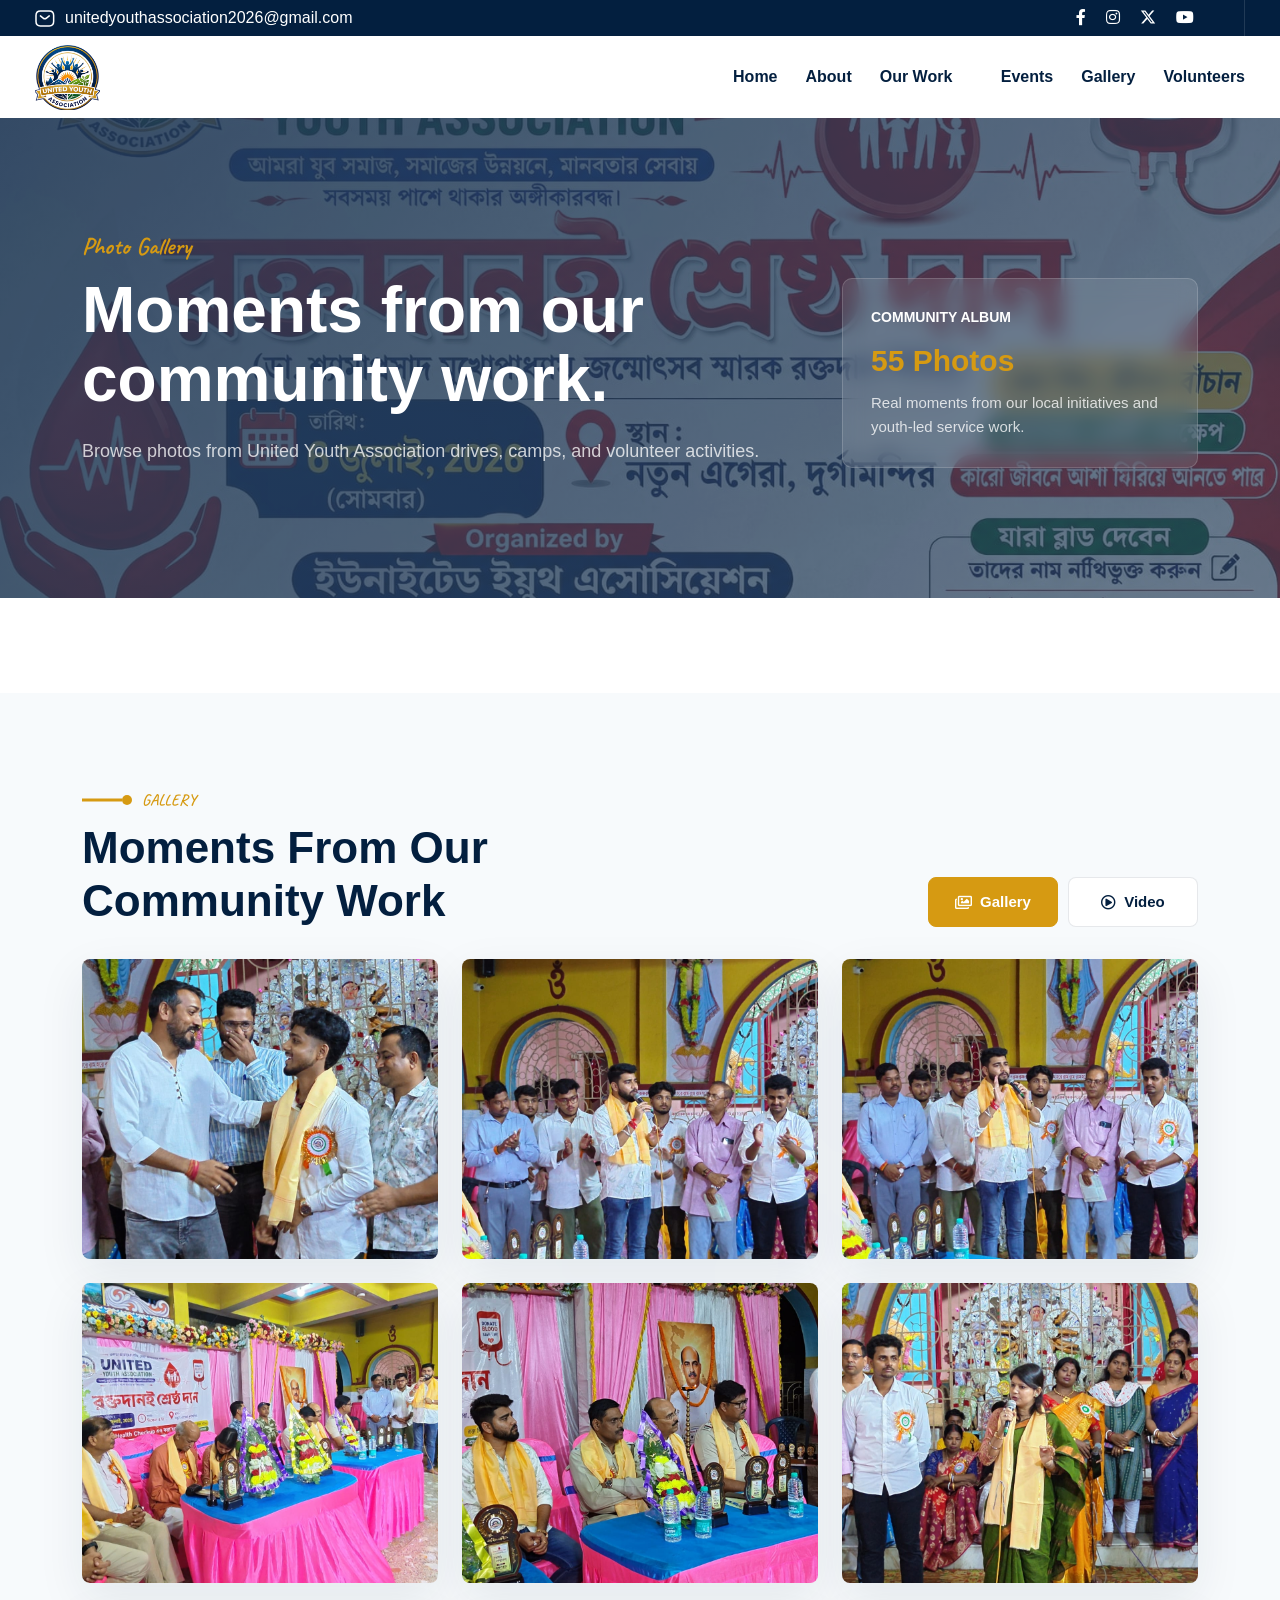
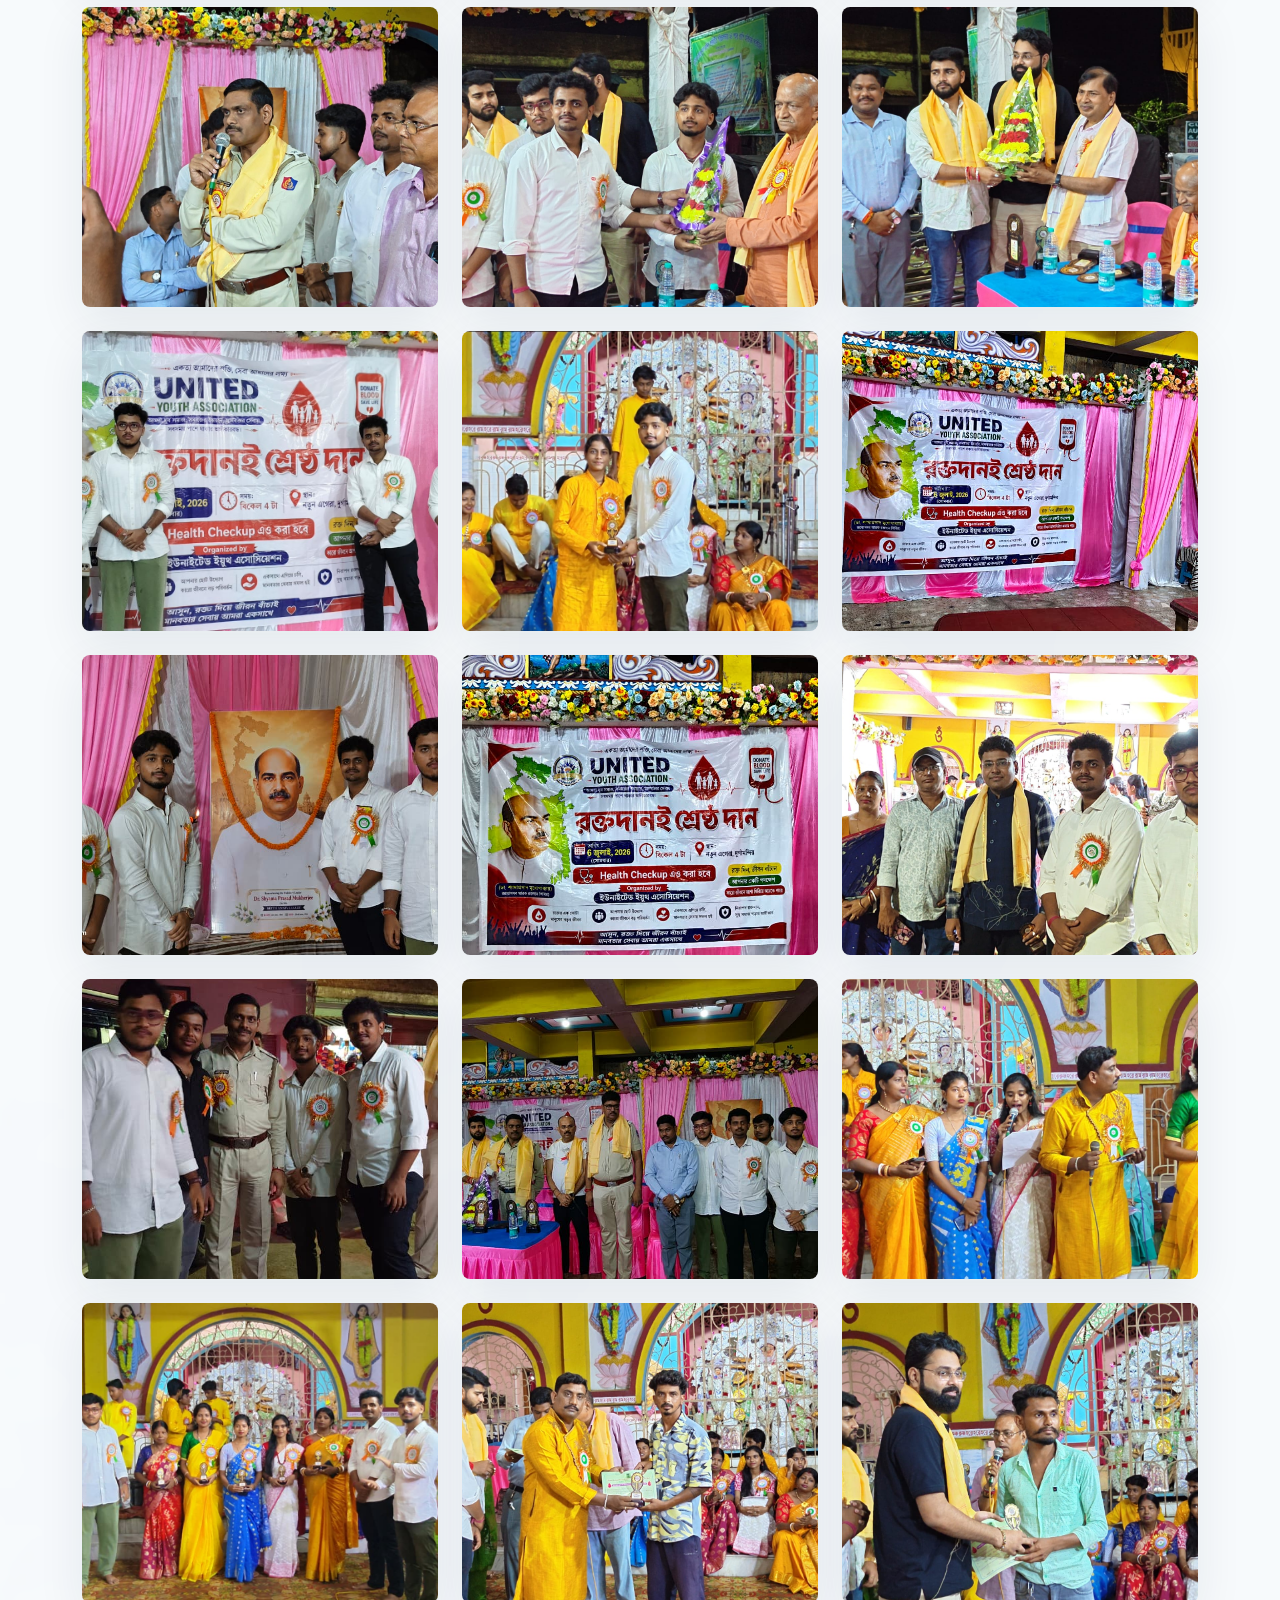
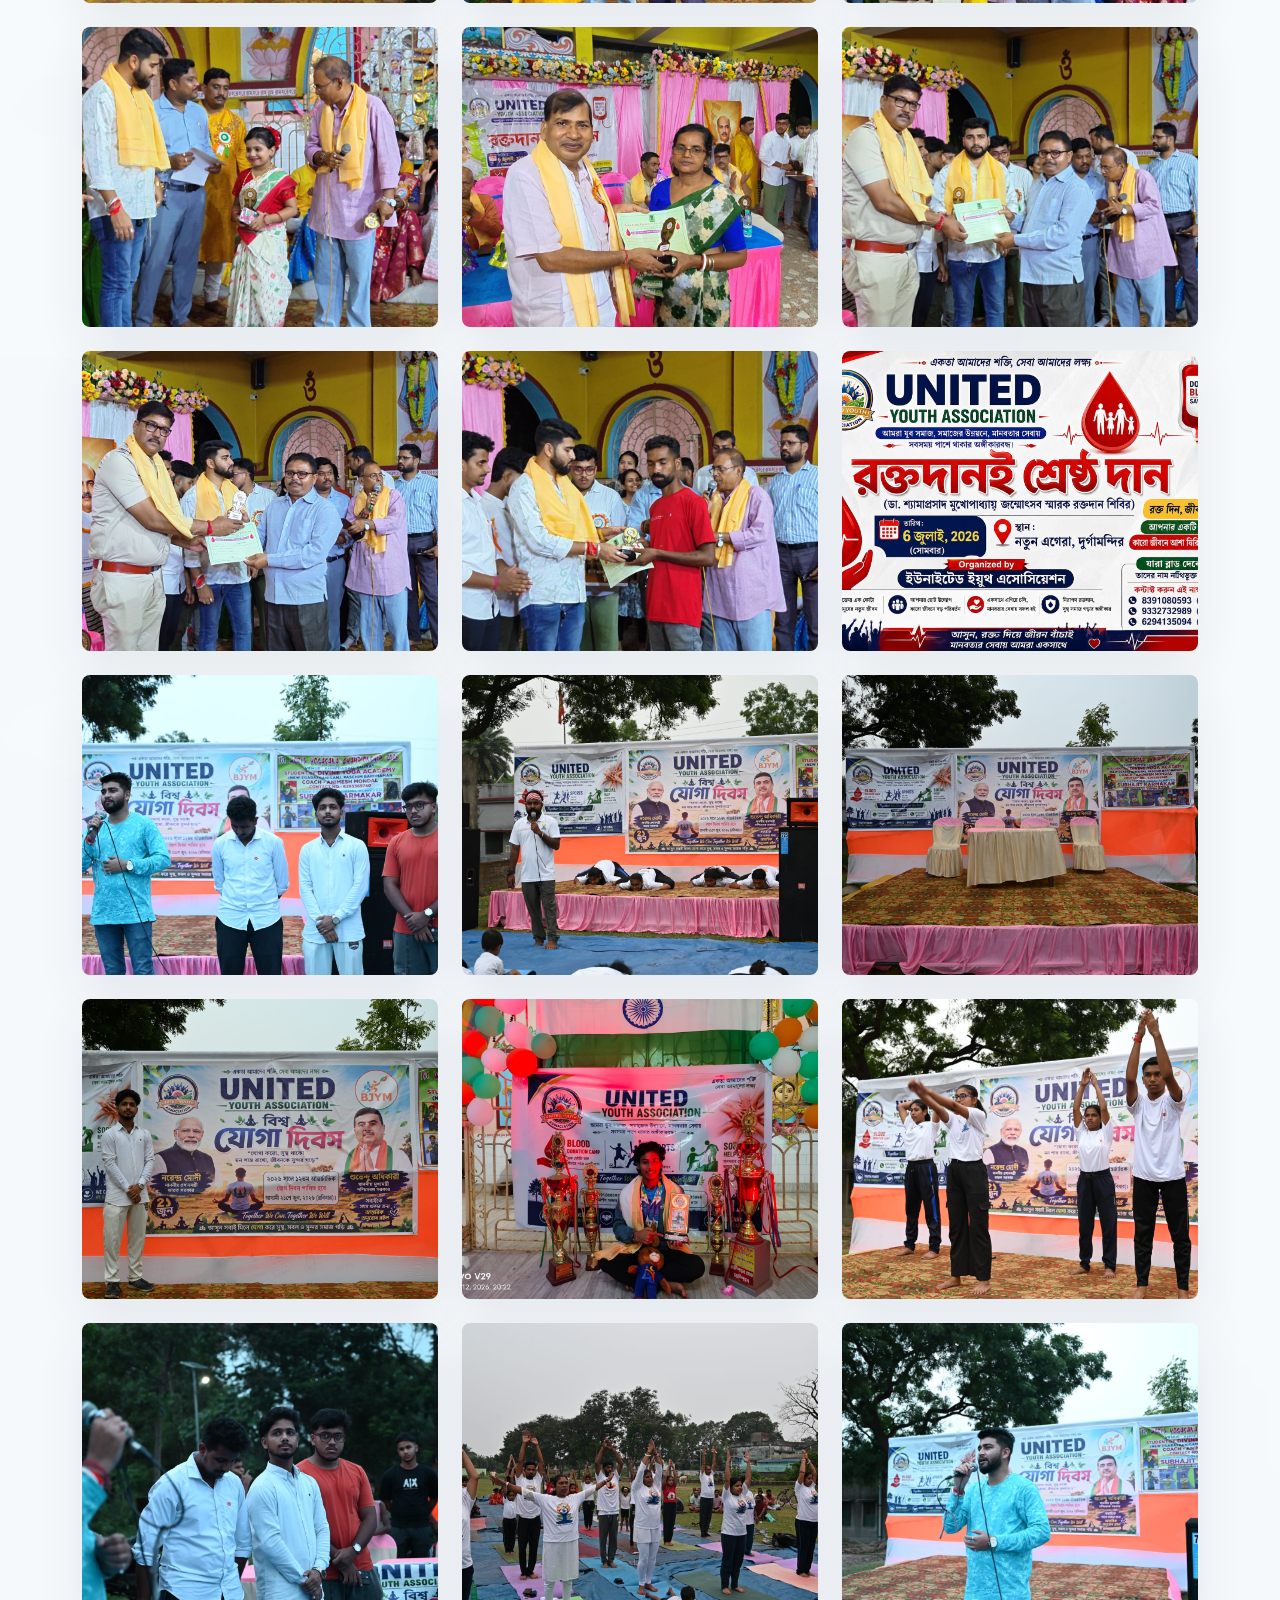
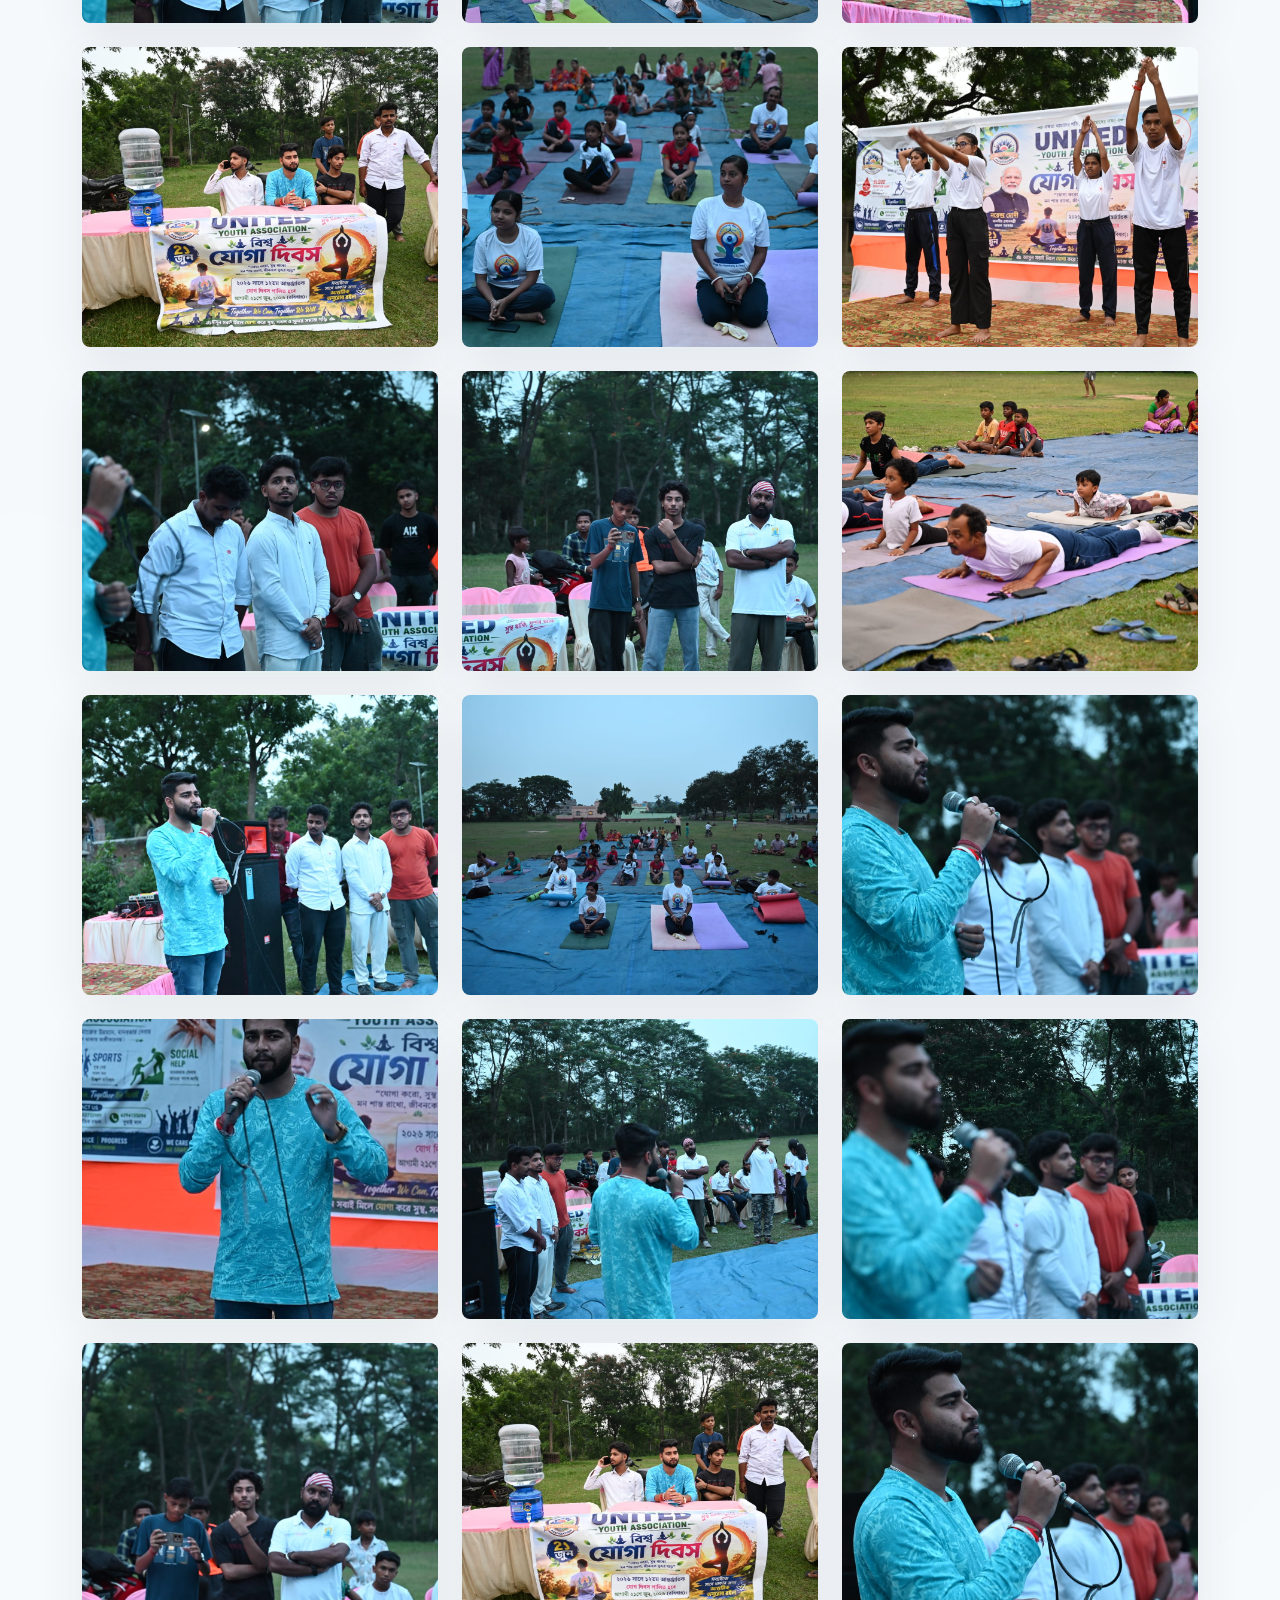
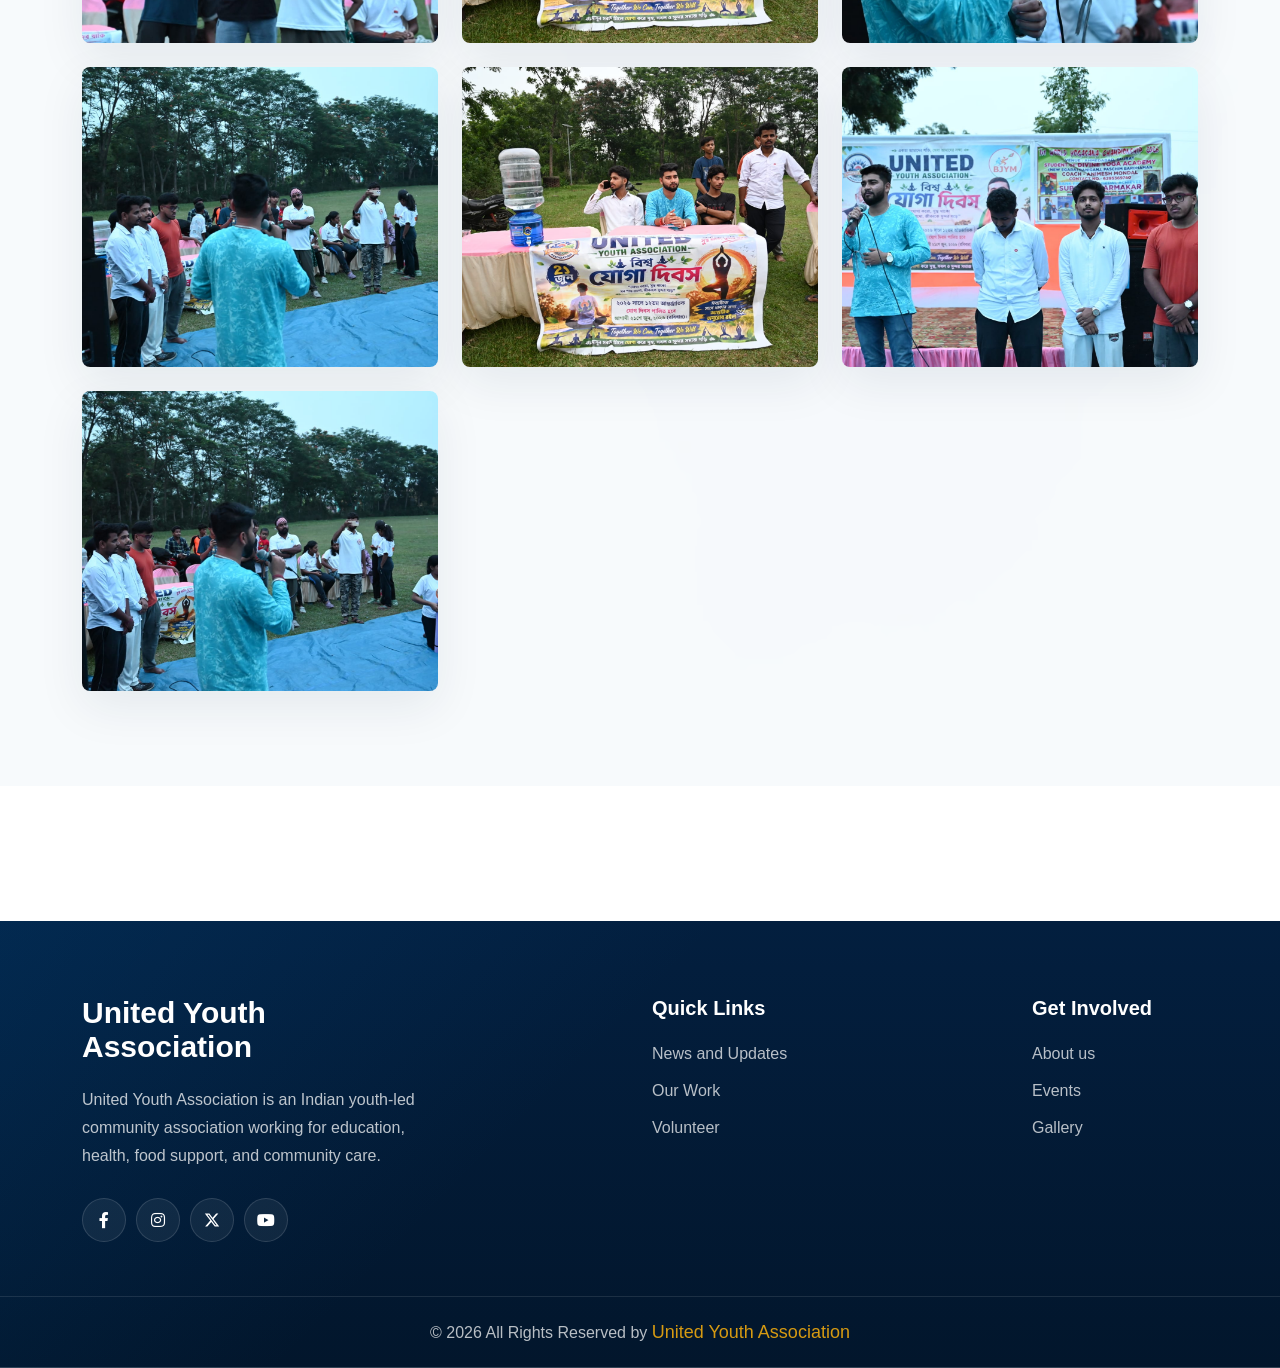
<file: gallery.html>
<!DOCTYPE html>
<html lang="en">

<head>
    <meta charset="UTF-8" />
    <meta name="viewport"
        content="width=device-width, initial-scale=1.0, maximum-scale=1.0, minimum-scale=1.0, user-scalable=no, target-densityDpi=device-dpi" />
    <title>Gallery - United Youth Association</title>
    <link rel="icon" type="image/png" href="images/favicon.webp" />
    <link rel="stylesheet" href="css/all.min.css" />
    <link rel="stylesheet" href="css/bootstrap.min.css" />
    <link rel="stylesheet" href="css/nice-select.css" />
    <link rel="stylesheet" href="css/slick.css" />
    <link rel="stylesheet" href="css/select2.min.css" />
    <link rel="stylesheet" href="css/animated_barfiller.css" />
    <link rel="stylesheet" href="css/venobox.min.css" />
    <link rel="stylesheet" href="css/scroll_button.css" />
    <link rel="stylesheet" href="css/jquery.animatedheadline.css" />
    <link rel="stylesheet" href="css/spacing.css" />
    <link rel="stylesheet" href="css/style.css" />
    <link rel="stylesheet" href="css/responsive.css" />
</head>

<body class="home_2 event_page gallery_page">
    <header>
        <div class="container">
            <div class="row align-items-center">
                <div class="col-lg-6 d-none d-lg-block">
                    <ul class="header_info">
                        <li>
                            <span><img src="images/mail_icon.svg" alt="mail" class="img-fluid injectable" /></span>
                            unitedyouthassociation2026@gmail.com
                        </li>
                    </ul>
                </div>
                <div class="col-lg-6">
                    <div class="header_right">
                        <ul class="icon d-none d-sm-flex">
                            <li><a href="https://www.facebook.com/unitedyouthassociation2026" target="_blank" rel="noopener noreferrer" aria-label="Facebook"><i class="fab fa-facebook-f"></i></a></li>
                            <li><a href="#" aria-label="Instagram"><i class="fab fa-instagram"></i></a></li>
                            <li><a href="#" aria-label="X"><svg class="social_x_icon" viewBox="0 0 24 24" aria-hidden="true" focusable="false"><path d="M18.244 2.25h3.308l-7.227 8.26 8.502 11.24H16.17l-5.214-6.817-5.965 6.817H1.68l7.73-8.835L1.254 2.25H8.08l4.713 6.231zm-1.161 17.52h1.833L7.084 4.126H5.117z" /></svg></a></li>
                            <li><a href="#" aria-label="YouTube"><i class="fab fa-youtube"></i></a></li>
                        </ul>
                    </div>
                </div>
            </div>
        </div>
    </header>

    <nav class="navbar navbar-expand-lg main_menu">
        <div class="container">
            <a class="navbar-brand logot" href="index.html">
                <img src="images/logo-1.png" alt="United Youth Association Logo" class="img-fluid w-100" />
            </a>
            <button class="navbar-toggler" type="button" data-bs-toggle="collapse"
                data-bs-target="#navbarSupportedContent" aria-controls="navbarSupportedContent" aria-expanded="false"
                aria-label="Toggle navigation">
                <svg xmlns="http://www.w3.org/2000/svg" fill="none" viewBox="0 0 24 24" stroke-width="1.5"
                    stroke="currentColor" class="size-6">
                    <path stroke-linecap="round" stroke-linejoin="round"
                        d="M3.75 6.75h16.5M3.75 12H12m-8.25 5.25h16.5" />
                </svg>
            </button>
            <div class="collapse navbar-collapse" id="navbarSupportedContent">
                <ul class="navbar-nav ms-auto">
                    <li class="nav-item"><a class="nav-link" href="index.html">Home</a></li>
                    <li class="nav-item"><a class="nav-link" href="about_us.html">About</a></li>
                    <li class="nav-item">
                        <a class="nav-link" href="campaign_list.html">Our Work <i class="far fa-chevron-down"></i></a>
                        <ul class="sub_menu">
                            <li><a href="campaign_list.html">Causes</a></li>
                            <li><a href="services.html">Services</a></li>
                        </ul>
                    </li>
                    <li class="nav-item"><a class="nav-link" href="event.html">Events</a></li>
                    <li class="nav-item"><a class="nav-link active" aria-current="page" href="gallery.html">Gallery</a></li>
                    <li class="nav-item"><a class="nav-link" href="volunteer.html">Volunteers</a></li>
                </ul>
            </div>
        </div>
    </nav>

    <main>
        <section class="event_page_hero">
            <div class="container">
                <div class="row align-items-end">
                    <div class="col-lg-8">
                        <div class="event_page_hero_text">
                            <span>Photo Gallery</span>
                            <h1>Moments from our community work.</h1>
                            <p>Browse photos from United Youth Association drives, camps, and volunteer activities.</p>
                        </div>
                    </div>
                    <div class="col-lg-4">
                        <div class="event_page_hero_card">
                            <strong>Community Album</strong>
                            <span>55 Photos</span>
                            <p>Real moments from our local initiatives and youth-led service work.</p>
                        </div>
                    </div>
                </div>
            </div>
        </section>

        <section class="home_gallery_area mt_95">
            <div class="container">
                <div class="row align-items-end">
                    <div class="col-lg-7">
                        <div class="section_heading">
                            <h5>Gallery</h5>
                            <h2>Moments From Our Community Work</h2>
                        </div>
                    </div>
                    <div class="col-lg-5">
                        <ul class="nav home_gallery_tabs" id="galleryPageTab" role="tablist">
                            <li class="nav-item" role="presentation">
                                <button class="nav-link active" id="gallery-tab" data-bs-toggle="tab"
                                    data-bs-target="#gallery-pane" type="button" role="tab"
                                    aria-controls="gallery-pane" aria-selected="true">
                                    <i class="far fa-images"></i> Gallery
                                </button>
                            </li>
                            <li class="nav-item" role="presentation">
                                <button class="nav-link" id="video-tab" data-bs-toggle="tab"
                                    data-bs-target="#video-pane" type="button" role="tab" aria-controls="video-pane"
                                    aria-selected="false">
                                    <i class="far fa-play-circle"></i> Video
                                </button>
                            </li>
                        </ul>
                    </div>
                </div>
                <div class="tab-content home_gallery_content" id="galleryPageTabContent">
                    <div class="tab-pane fade show active" id="gallery-pane" role="tabpanel"
                        aria-labelledby="gallery-tab" tabindex="0">
                        <div class="row g-4">
                            <div class="col-lg-4 col-md-6">
                                <a class="home_gallery_item venobox" data-gall="gallery-page" href="images/blood-donation-camp/blood-donation-camp-01.jpeg">
                                    <img src="images/blood-donation-camp/blood-donation-camp-01.jpeg" alt="Blood donation camp photo" class="img-fluid w-100" />
                                    <span><i class="far fa-search-plus"></i></span>
                                </a>
                            </div>
                            <div class="col-lg-4 col-md-6">
                                <a class="home_gallery_item venobox" data-gall="gallery-page" href="images/blood-donation-camp/blood-donation-camp-02.jpeg">
                                    <img src="images/blood-donation-camp/blood-donation-camp-02.jpeg" alt="Blood donation camp photo" class="img-fluid w-100" />
                                    <span><i class="far fa-search-plus"></i></span>
                                </a>
                            </div>
                            <div class="col-lg-4 col-md-6">
                                <a class="home_gallery_item venobox" data-gall="gallery-page" href="images/blood-donation-camp/blood-donation-camp-03.jpeg">
                                    <img src="images/blood-donation-camp/blood-donation-camp-03.jpeg" alt="Blood donation camp photo" class="img-fluid w-100" />
                                    <span><i class="far fa-search-plus"></i></span>
                                </a>
                            </div>
                            <div class="col-lg-4 col-md-6">
                                <a class="home_gallery_item venobox" data-gall="gallery-page" href="images/blood-donation-camp/blood-donation-camp-04.jpeg">
                                    <img src="images/blood-donation-camp/blood-donation-camp-04.jpeg" alt="Blood donation camp photo" class="img-fluid w-100" />
                                    <span><i class="far fa-search-plus"></i></span>
                                </a>
                            </div>
                            <div class="col-lg-4 col-md-6">
                                <a class="home_gallery_item venobox" data-gall="gallery-page" href="images/blood-donation-camp/blood-donation-camp-06.jpeg">
                                    <img src="images/blood-donation-camp/blood-donation-camp-06.jpeg" alt="Blood donation camp photo" class="img-fluid w-100" />
                                    <span><i class="far fa-search-plus"></i></span>
                                </a>
                            </div>
                            <div class="col-lg-4 col-md-6">
                                <a class="home_gallery_item venobox" data-gall="gallery-page" href="images/blood-donation-camp/blood-donation-camp-05.jpeg">
                                    <img src="images/blood-donation-camp/blood-donation-camp-05.jpeg" alt="Blood donation camp photo" class="img-fluid w-100" />
                                    <span><i class="far fa-search-plus"></i></span>
                                </a>
                            </div>
                            <div class="col-lg-4 col-md-6">
                                <a class="home_gallery_item venobox" data-gall="gallery-page" href="images/blood-donation-camp/blood-donation-camp-07.jpeg">
                                    <img src="images/blood-donation-camp/blood-donation-camp-07.jpeg" alt="Blood donation camp photo" class="img-fluid w-100" />
                                    <span><i class="far fa-search-plus"></i></span>
                                </a>
                            </div>
                            <div class="col-lg-4 col-md-6">
                                <a class="home_gallery_item venobox" data-gall="gallery-page" href="images/blood-donation-camp/blood-donation-camp-08.jpeg">
                                    <img src="images/blood-donation-camp/blood-donation-camp-08.jpeg" alt="Blood donation camp photo" class="img-fluid w-100" />
                                    <span><i class="far fa-search-plus"></i></span>
                                </a>
                            </div>
                            <div class="col-lg-4 col-md-6">
                                <a class="home_gallery_item venobox" data-gall="gallery-page" href="images/blood-donation-camp/blood-donation-camp-09.jpeg">
                                    <img src="images/blood-donation-camp/blood-donation-camp-09.jpeg" alt="Blood donation camp photo" class="img-fluid w-100" />
                                    <span><i class="far fa-search-plus"></i></span>
                                </a>
                            </div>
                            <div class="col-lg-4 col-md-6">
                                <a class="home_gallery_item venobox" data-gall="gallery-page" href="images/blood-donation-camp/blood-donation-camp-10.jpeg">
                                    <img src="images/blood-donation-camp/blood-donation-camp-10.jpeg" alt="Blood donation camp photo" class="img-fluid w-100" />
                                    <span><i class="far fa-search-plus"></i></span>
                                </a>
                            </div>
                            <div class="col-lg-4 col-md-6">
                                <a class="home_gallery_item venobox" data-gall="gallery-page" href="images/blood-donation-camp/blood-donation-camp-11.jpeg">
                                    <img src="images/blood-donation-camp/blood-donation-camp-11.jpeg" alt="Blood donation camp photo" class="img-fluid w-100" />
                                    <span><i class="far fa-search-plus"></i></span>
                                </a>
                            </div>
                            <div class="col-lg-4 col-md-6">
                                <a class="home_gallery_item venobox" data-gall="gallery-page" href="images/blood-donation-camp/blood-donation-camp-12.jpeg">
                                    <img src="images/blood-donation-camp/blood-donation-camp-12.jpeg" alt="Blood donation camp photo" class="img-fluid w-100" />
                                    <span><i class="far fa-search-plus"></i></span>
                                </a>
                            </div>
                            <div class="col-lg-4 col-md-6">
                                <a class="home_gallery_item venobox" data-gall="gallery-page" href="images/blood-donation-camp/blood-donation-camp-14.jpeg">
                                    <img src="images/blood-donation-camp/blood-donation-camp-14.jpeg" alt="Blood donation camp photo" class="img-fluid w-100" />
                                    <span><i class="far fa-search-plus"></i></span>
                                </a>
                            </div>
                            <div class="col-lg-4 col-md-6">
                                <a class="home_gallery_item venobox" data-gall="gallery-page" href="images/blood-donation-camp/blood-donation-camp-13.jpeg">
                                    <img src="images/blood-donation-camp/blood-donation-camp-13.jpeg" alt="Blood donation camp photo" class="img-fluid w-100" />
                                    <span><i class="far fa-search-plus"></i></span>
                                </a>
                            </div>
                            <div class="col-lg-4 col-md-6">
                                <a class="home_gallery_item venobox" data-gall="gallery-page" href="images/blood-donation-camp/blood-donation-camp-16.jpeg">
                                    <img src="images/blood-donation-camp/blood-donation-camp-16.jpeg" alt="Blood donation camp photo" class="img-fluid w-100" />
                                    <span><i class="far fa-search-plus"></i></span>
                                </a>
                            </div>
                            <div class="col-lg-4 col-md-6">
                                <a class="home_gallery_item venobox" data-gall="gallery-page" href="images/blood-donation-camp/blood-donation-camp-15.jpeg">
                                    <img src="images/blood-donation-camp/blood-donation-camp-15.jpeg" alt="Blood donation camp photo" class="img-fluid w-100" />
                                    <span><i class="far fa-search-plus"></i></span>
                                </a>
                            </div>
                            <div class="col-lg-4 col-md-6">
                                <a class="home_gallery_item venobox" data-gall="gallery-page" href="images/blood-donation-camp/blood-donation-camp-17.jpeg">
                                    <img src="images/blood-donation-camp/blood-donation-camp-17.jpeg" alt="Blood donation camp photo" class="img-fluid w-100" />
                                    <span><i class="far fa-search-plus"></i></span>
                                </a>
                            </div>
                            <div class="col-lg-4 col-md-6">
                                <a class="home_gallery_item venobox" data-gall="gallery-page" href="images/blood-donation-camp/blood-donation-camp-18.jpeg">
                                    <img src="images/blood-donation-camp/blood-donation-camp-18.jpeg" alt="Blood donation camp photo" class="img-fluid w-100" />
                                    <span><i class="far fa-search-plus"></i></span>
                                </a>
                            </div>
                            <div class="col-lg-4 col-md-6">
                                <a class="home_gallery_item venobox" data-gall="gallery-page" href="images/blood-donation-camp/blood-donation-camp-19.jpeg">
                                    <img src="images/blood-donation-camp/blood-donation-camp-19.jpeg" alt="Blood donation camp photo" class="img-fluid w-100" />
                                    <span><i class="far fa-search-plus"></i></span>
                                </a>
                            </div>
                            <div class="col-lg-4 col-md-6">
                                <a class="home_gallery_item venobox" data-gall="gallery-page" href="images/blood-donation-camp/blood-donation-camp-20.jpeg">
                                    <img src="images/blood-donation-camp/blood-donation-camp-20.jpeg" alt="Blood donation camp photo" class="img-fluid w-100" />
                                    <span><i class="far fa-search-plus"></i></span>
                                </a>
                            </div>
                            <div class="col-lg-4 col-md-6">
                                <a class="home_gallery_item venobox" data-gall="gallery-page" href="images/blood-donation-camp/blood-donation-camp-21.jpeg">
                                    <img src="images/blood-donation-camp/blood-donation-camp-21.jpeg" alt="Blood donation camp photo" class="img-fluid w-100" />
                                    <span><i class="far fa-search-plus"></i></span>
                                </a>
                            </div>
                            <div class="col-lg-4 col-md-6">
                                <a class="home_gallery_item venobox" data-gall="gallery-page" href="images/blood-donation-camp/blood-donation-camp-22.jpeg">
                                    <img src="images/blood-donation-camp/blood-donation-camp-22.jpeg" alt="Blood donation camp photo" class="img-fluid w-100" />
                                    <span><i class="far fa-search-plus"></i></span>
                                </a>
                            </div>
                            <div class="col-lg-4 col-md-6">
                                <a class="home_gallery_item venobox" data-gall="gallery-page" href="images/blood-donation-camp/blood-donation-camp-23.jpeg">
                                    <img src="images/blood-donation-camp/blood-donation-camp-23.jpeg" alt="Blood donation camp photo" class="img-fluid w-100" />
                                    <span><i class="far fa-search-plus"></i></span>
                                </a>
                            </div>
                            <div class="col-lg-4 col-md-6">
                                <a class="home_gallery_item venobox" data-gall="gallery-page" href="images/blood-donation-camp/blood-donation-camp-24.jpeg">
                                    <img src="images/blood-donation-camp/blood-donation-camp-24.jpeg" alt="Blood donation camp photo" class="img-fluid w-100" />
                                    <span><i class="far fa-search-plus"></i></span>
                                </a>
                            </div>
                            <div class="col-lg-4 col-md-6">
                                <a class="home_gallery_item venobox" data-gall="gallery-page" href="images/blood-donation-camp/blood-donation-camp-25.jpeg">
                                    <img src="images/blood-donation-camp/blood-donation-camp-25.jpeg" alt="Blood donation camp photo" class="img-fluid w-100" />
                                    <span><i class="far fa-search-plus"></i></span>
                                </a>
                            </div>
                            <div class="col-lg-4 col-md-6">
                                <a class="home_gallery_item venobox" data-gall="gallery-page" href="images/blood-donation-camp/blood-donation-camp-26.jpeg">
                                    <img src="images/blood-donation-camp/blood-donation-camp-26.jpeg" alt="Blood donation camp photo" class="img-fluid w-100" />
                                    <span><i class="far fa-search-plus"></i></span>
                                </a>
                            </div>
                            <div class="col-lg-4 col-md-6">
                                <a class="home_gallery_item venobox" data-gall="gallery-page" href="images/photos/blood-111.jpeg">
                                    <img src="images/photos/blood-111.jpeg" alt="Blood donation camp poster" class="img-fluid w-100" />
                                    <span><i class="far fa-search-plus"></i></span>
                                </a>
                            </div>
                            <div class="col-lg-4 col-md-6">
                                <a class="home_gallery_item venobox" data-gall="gallery-page" href="images/photos/bn-1.jpeg">
                                    <img src="images/photos/bn-1.jpeg" alt="Community event by volunteers" class="img-fluid w-100" />
                                    <span><i class="far fa-search-plus"></i></span>
                                </a>
                            </div>
                            <div class="col-lg-4 col-md-6">
                                <a class="home_gallery_item venobox" data-gall="gallery-page" href="images/photos/gh-11.jpeg">
                                    <img src="images/photos/gh-11.jpeg" alt="Local gathering by youth volunteers" class="img-fluid w-100" />
                                    <span><i class="far fa-search-plus"></i></span>
                                </a>
                            </div>
                            <div class="col-lg-4 col-md-6">
                                <a class="home_gallery_item venobox" data-gall="gallery-page" href="images/photos/kl-111.jpeg">
                                    <img src="images/photos/kl-111.jpeg" alt="Community program stage setup" class="img-fluid w-100" />
                                    <span><i class="far fa-search-plus"></i></span>
                                </a>
                            </div>
                            <div class="col-lg-4 col-md-6">
                                <a class="home_gallery_item venobox" data-gall="gallery-page" href="images/photos/bt-11.jpeg">
                                    <img src="images/photos/bt-11.jpeg" alt="United Youth Association activity" class="img-fluid w-100" />
                                    <span><i class="far fa-search-plus"></i></span>
                                </a>
                            </div>
                            <div class="col-lg-4 col-md-6">
                                <a class="home_gallery_item venobox" data-gall="gallery-page" href="images/photos/photo-11.jpeg">
                                    <img src="images/photos/photo-11.jpeg" alt="Volunteer service moment" class="img-fluid w-100" />
                                    <span><i class="far fa-search-plus"></i></span>
                                </a>
                            </div>
                            <div class="col-lg-4 col-md-6">
                                <a class="home_gallery_item venobox" data-gall="gallery-page" href="images/photos/banner-5.jpeg">
                                    <img src="images/photos/banner-5.jpeg" alt="United Youth Association community program" class="img-fluid w-100" />
                                    <span><i class="far fa-search-plus"></i></span>
                                </a>
                            </div>
                            <div class="col-lg-4 col-md-6">
                                <a class="home_gallery_item venobox" data-gall="gallery-page" href="images/photos/banner-22.jpeg">
                                    <img src="images/photos/banner-22.jpeg" alt="Youth volunteers at a local event" class="img-fluid w-100" />
                                    <span><i class="far fa-search-plus"></i></span>
                                </a>
                            </div>
                            <div class="col-lg-4 col-md-6">
                                <a class="home_gallery_item venobox" data-gall="gallery-page" href="images/photos/banner-11122.jpeg">
                                    <img src="images/photos/banner-11122.jpeg" alt="Yoga Day group activity" class="img-fluid w-100" />
                                    <span><i class="far fa-search-plus"></i></span>
                                </a>
                            </div>
                            <div class="col-lg-4 col-md-6">
                                <a class="home_gallery_item venobox" data-gall="gallery-page" href="images/photos/banner-10.jpeg">
                                    <img src="images/photos/banner-10.jpeg" alt="Community activity banner" class="img-fluid w-100" />
                                    <span><i class="far fa-search-plus"></i></span>
                                </a>
                            </div>
                            <div class="col-lg-4 col-md-6">
                                <a class="home_gallery_item venobox" data-gall="gallery-page" href="images/photos/banner-111.jpeg">
                                    <img src="images/photos/banner-111.jpeg" alt="United Youth Association banner" class="img-fluid w-100" />
                                    <span><i class="far fa-search-plus"></i></span>
                                </a>
                            </div>
                            <div class="col-lg-4 col-md-6">
                                <a class="home_gallery_item venobox" data-gall="gallery-page" href="images/photos/WhatsApp Image 2026-06-29 at 5.59.55 PM (1).jpeg">
                                    <img src="images/photos/WhatsApp Image 2026-06-29 at 5.59.55 PM (1).jpeg" alt="Community service photo" class="img-fluid w-100" />
                                    <span><i class="far fa-search-plus"></i></span>
                                </a>
                            </div>
                            <div class="col-lg-4 col-md-6">
                                <a class="home_gallery_item venobox" data-gall="gallery-page" href="images/photos/WhatsApp Image 2026-06-29 at 5.59.55 PM.jpeg">
                                    <img src="images/photos/WhatsApp Image 2026-06-29 at 5.59.55 PM.jpeg" alt="Community service photo" class="img-fluid w-100" />
                                    <span><i class="far fa-search-plus"></i></span>
                                </a>
                            </div>
                            <div class="col-lg-4 col-md-6">
                                <a class="home_gallery_item venobox" data-gall="gallery-page" href="images/photos/WhatsApp Image 2026-06-29 at 5.59.56 PM (1).jpeg">
                                    <img src="images/photos/WhatsApp Image 2026-06-29 at 5.59.56 PM (1).jpeg" alt="Volunteer activity photo" class="img-fluid w-100" />
                                    <span><i class="far fa-search-plus"></i></span>
                                </a>
                            </div>
                            <div class="col-lg-4 col-md-6">
                                <a class="home_gallery_item venobox" data-gall="gallery-page" href="images/photos/WhatsApp Image 2026-06-29 at 5.59.56 PM (2).jpeg">
                                    <img src="images/photos/WhatsApp Image 2026-06-29 at 5.59.56 PM (2).jpeg" alt="Volunteer activity photo" class="img-fluid w-100" />
                                    <span><i class="far fa-search-plus"></i></span>
                                </a>
                            </div>
                            <div class="col-lg-4 col-md-6">
                                <a class="home_gallery_item venobox" data-gall="gallery-page" href="images/photos/WhatsApp Image 2026-06-29 at 5.59.56 PM.jpeg">
                                    <img src="images/photos/WhatsApp Image 2026-06-29 at 5.59.56 PM.jpeg" alt="Volunteer activity photo" class="img-fluid w-100" />
                                    <span><i class="far fa-search-plus"></i></span>
                                </a>
                            </div>
                            <div class="col-lg-4 col-md-6">
                                <a class="home_gallery_item venobox" data-gall="gallery-page" href="images/photos/WhatsApp Image 2026-06-29 at 5.59.57 PM (1).jpeg">
                                    <img src="images/photos/WhatsApp Image 2026-06-29 at 5.59.57 PM (1).jpeg" alt="United Youth Association event photo" class="img-fluid w-100" />
                                    <span><i class="far fa-search-plus"></i></span>
                                </a>
                            </div>
                            <div class="col-lg-4 col-md-6">
                                <a class="home_gallery_item venobox" data-gall="gallery-page" href="images/photos/WhatsApp Image 2026-06-29 at 5.59.57 PM (2).jpeg">
                                    <img src="images/photos/WhatsApp Image 2026-06-29 at 5.59.57 PM (2).jpeg" alt="United Youth Association event photo" class="img-fluid w-100" />
                                    <span><i class="far fa-search-plus"></i></span>
                                </a>
                            </div>
                        
                          
                            <div class="col-lg-4 col-md-6">
                                <a class="home_gallery_item venobox" data-gall="gallery-page" href="images/photos/WhatsApp Image 2026-06-29 at 5.59.58 PM (2).jpeg">
                                    <img src="images/photos/WhatsApp Image 2026-06-29 at 5.59.58 PM (2).jpeg" alt="Community work photo" class="img-fluid w-100" />
                                    <span><i class="far fa-search-plus"></i></span>
                                </a>
                            </div>
                            <div class="col-lg-4 col-md-6">
                                <a class="home_gallery_item venobox" data-gall="gallery-page" href="images/photos/WhatsApp Image 2026-06-29 at 5.59.58 PM.jpeg">
                                    <img src="images/photos/WhatsApp Image 2026-06-29 at 5.59.58 PM.jpeg" alt="Community work photo" class="img-fluid w-100" />
                                    <span><i class="far fa-search-plus"></i></span>
                                </a>
                            </div>
                            <div class="col-lg-4 col-md-6">
                                <a class="home_gallery_item venobox" data-gall="gallery-page" href="images/photos/WhatsApp Image 2026-06-29 at 5.59.59 PM (1).jpeg">
                                    <img src="images/photos/WhatsApp Image 2026-06-29 at 5.59.59 PM (1).jpeg" alt="Local initiative photo" class="img-fluid w-100" />
                                    <span><i class="far fa-search-plus"></i></span>
                                </a>
                            </div>
                            <div class="col-lg-4 col-md-6">
                                <a class="home_gallery_item venobox" data-gall="gallery-page" href="images/photos/WhatsApp Image 2026-06-29 at 5.59.59 PM (2).jpeg">
                                    <img src="images/photos/WhatsApp Image 2026-06-29 at 5.59.59 PM (2).jpeg" alt="Local initiative photo" class="img-fluid w-100" />
                                    <span><i class="far fa-search-plus"></i></span>
                                </a>
                            </div>
                            <div class="col-lg-4 col-md-6">
                                <a class="home_gallery_item venobox" data-gall="gallery-page" href="images/photos/WhatsApp Image 2026-06-29 at 5.59.59 PM.jpeg">
                                    <img src="images/photos/WhatsApp Image 2026-06-29 at 5.59.59 PM.jpeg" alt="Local initiative photo" class="img-fluid w-100" />
                                    <span><i class="far fa-search-plus"></i></span>
                                </a>
                            </div>
                            <div class="col-lg-4 col-md-6">
                                <a class="home_gallery_item venobox" data-gall="gallery-page" href="images/photos/WhatsApp Image 2026-06-29 at 6.00.00 PM (1).jpeg">
                                    <img src="images/photos/WhatsApp Image 2026-06-29 at 6.00.00 PM (1).jpeg" alt="Youth association photo" class="img-fluid w-100" />
                                    <span><i class="far fa-search-plus"></i></span>
                                </a>
                            </div>
                            <div class="col-lg-4 col-md-6">
                                <a class="home_gallery_item venobox" data-gall="gallery-page" href="images/photos/WhatsApp Image 2026-06-29 at 6.00.00 PM (2).jpeg">
                                    <img src="images/photos/WhatsApp Image 2026-06-29 at 6.00.00 PM (2).jpeg" alt="Youth association photo" class="img-fluid w-100" />
                                    <span><i class="far fa-search-plus"></i></span>
                                </a>
                            </div>
                            <div class="col-lg-4 col-md-6">
                                <a class="home_gallery_item venobox" data-gall="gallery-page" href="images/photos/WhatsApp Image 2026-06-29 at 6.00.00 PM.jpeg">
                                    <img src="images/photos/WhatsApp Image 2026-06-29 at 6.00.00 PM.jpeg" alt="Youth association photo" class="img-fluid w-100" />
                                    <span><i class="far fa-search-plus"></i></span>
                                </a>
                            </div>
                            <div class="col-lg-4 col-md-6">
                                <a class="home_gallery_item venobox" data-gall="gallery-page" href="images/photos/WhatsApp Image 2026-06-29 at 6.00.01 PM (1).jpeg">
                                    <img src="images/photos/WhatsApp Image 2026-06-29 at 6.00.01 PM (1).jpeg" alt="Volunteer service photo" class="img-fluid w-100" />
                                    <span><i class="far fa-search-plus"></i></span>
                                </a>
                            </div>
                            <div class="col-lg-4 col-md-6">
                                <a class="home_gallery_item venobox" data-gall="gallery-page" href="images/photos/WhatsApp Image 2026-06-29 at 6.00.01 PM (2).jpeg">
                                    <img src="images/photos/WhatsApp Image 2026-06-29 at 6.00.01 PM (2).jpeg" alt="Volunteer service photo" class="img-fluid w-100" />
                                    <span><i class="far fa-search-plus"></i></span>
                                </a>
                            </div>
                         
                            <div class="col-lg-4 col-md-6">
                                <a class="home_gallery_item venobox" data-gall="gallery-page" href="images/photos/WhatsApp Image 2026-06-29 at 6.00.02 PM.jpeg">
                                    <img src="images/photos/WhatsApp Image 2026-06-29 at 6.00.02 PM.jpeg" alt="Community album photo" class="img-fluid w-100" />
                                    <span><i class="far fa-search-plus"></i></span>
                                </a>
                            </div>
                        </div>
                    </div>
                    <div class="tab-pane fade" id="video-pane" role="tabpanel" aria-labelledby="video-tab" tabindex="0">
                        <div class="row g-4">
                            <div class="col-lg-6">
                                <div class="home_video_item real_video_item">
                                    <video controls preload="metadata" poster="images/photos/banner-11122.jpeg">
                                        <source src="images/videos/video-1.mp4" type="video/mp4" />
                                        Your browser does not support the video tag.
                                    </video>
                                    <div class="text">
                                        <h3>Community Program Video</h3>
                                        <p>Real footage from United Youth Association's local activity.</p>
                                    </div>
                                </div>
                            </div>
                            <div class="col-lg-6">
                                <div class="home_video_item real_video_item">
                                    <video controls preload="metadata" poster="images/photos/banner-10.jpeg">
                                        <source src="images/videos/video-2.mp4" type="video/mp4" />
                                        Your browser does not support the video tag.
                                    </video>
                                    <div class="text">
                                        <h3>Volunteer Activity Video</h3>
                                        <p>On-ground moments from the youth-led community program.</p>
                                    </div>
                                </div>
                            </div>
                        </div>
                    </div>
                </div>
            </div>
        </section>
    </main>

    <footer class="footer_2 mt_135">
        <div class="footer_2_overlay">
            <div class="container">
                <div class="row footer_2_main justify-content-between">
                    <div class="col-lg-4 col-md-6">
                        <div class="footer_2_logo_area">
                            <a class="footer_2_brand" href="index.html">United Youth Association</a>
                            <p>United Youth Association is an Indian youth-led community association working for education, health, food support, and community care.</p>
                            <ul class="d-flex flex-wrap">
                                <li><a href="https://www.facebook.com/unitedyouthassociation2026" target="_blank" rel="noopener noreferrer" aria-label="Facebook"><i class="fab fa-facebook-f"></i></a></li>
                                <li><a href="#" aria-label="Instagram"><i class="fab fa-instagram"></i></a></li>
                                <li><a href="#" aria-label="X"><svg class="social_x_icon" viewBox="0 0 24 24" aria-hidden="true" focusable="false"><path d="M18.244 2.25h3.308l-7.227 8.26 8.502 11.24H16.17l-5.214-6.817-5.965 6.817H1.68l7.73-8.835L1.254 2.25H8.08l4.713 6.231zm-1.161 17.52h1.833L7.084 4.126H5.117z" /></svg></a></li>
                                <li><a href="#" aria-label="YouTube"><i class="fab fa-youtube"></i></a></li>
                            </ul>
                        </div>
                    </div>
                    <div class="col-lg-2 col-6 col-md-3">
                        <div class="footer_2_link">
                            <h3>Quick Links</h3>
                            <ul>
                                <li><a href="blogs.html">News and Updates</a></li>
                                <li><a href="services.html">Our Work</a></li>
                                <li><a href="volunteer.html">Volunteer</a></li>
                            </ul>
                        </div>
                    </div>
                    <div class="col-lg-2 col-6 col-md-3">
                        <div class="footer_2_link">
                            <h3>Get Involved</h3>
                            <ul>
                                <li><a href="about_us.html">About us</a></li>
                                <li><a href="event.html">Events</a></li>
                                <li><a href="gallery.html">Gallery</a></li>
                            </ul>
                        </div>
                    </div>
                </div>
            </div>
            <div class="footer_2_copyright mt_50">
                <div class="container">
                    <div class="row">
                        <div class="col-12">
                            <div class="footer_2_copyright_text justify-content-center">
                                <p>&copy; 2026 All Rights Reserved by <span>United Youth Association</span></p>
                            </div>
                        </div>
                    </div>
                </div>
            </div>
        </div>
    </footer>

    <div class="progress-wrap">
        <svg class="progress-circle svg-content" width="100%" height="100%" viewBox="-1 -1 102 102">
            <path d="M50,1 a49,49 0 0,1 0,98 a49,49 0 0,1 0,-98" />
        </svg>
    </div>

    <script src="js/jquery-3.7.1.min.js"></script>
    <script src="js/bootstrap.bundle.min.js"></script>
    <script src="js/Font-Awesome.js"></script>
    <script src="js/svg-inject.min.js"></script>
    <script src="js/jquery.nice-select.min.js"></script>
    <script src="js/slick.min.js"></script>
    <script src="js/venobox.min.js"></script>
    <script src="js/jquery.waypoints.min.js"></script>
    <script src="js/jquery.countup.min.js"></script>
    <script src="js/jquery.marquee.min.js"></script>
    <script src="js/animated_barfiller.js"></script>
    <script src="js/select2.min.js"></script>
    <script src="js/sticky_sidebar.js"></script>
    <script src="js/scroll_button.js"></script>
    <script src="js/jquery.animatedheadline.min.js"></script>
    <script src="js/main.js"></script>
</body>

</html>
</file>
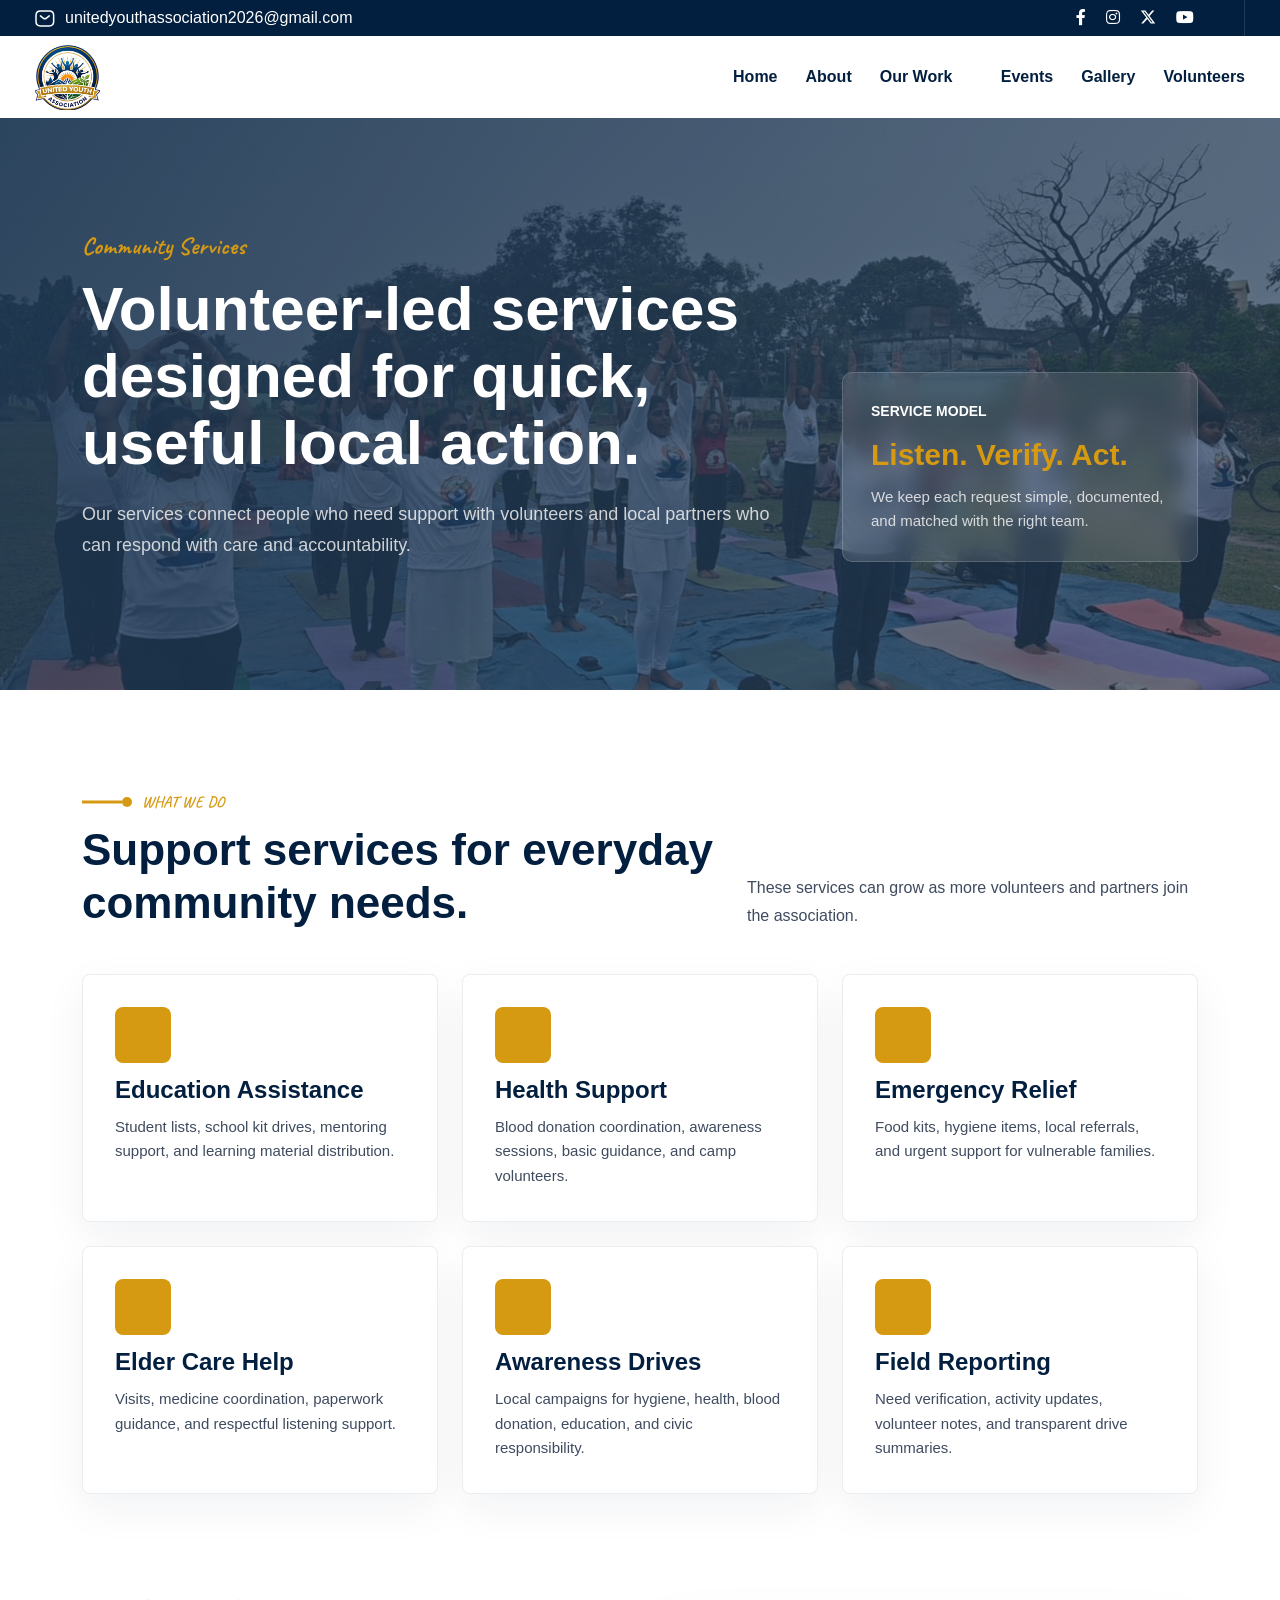
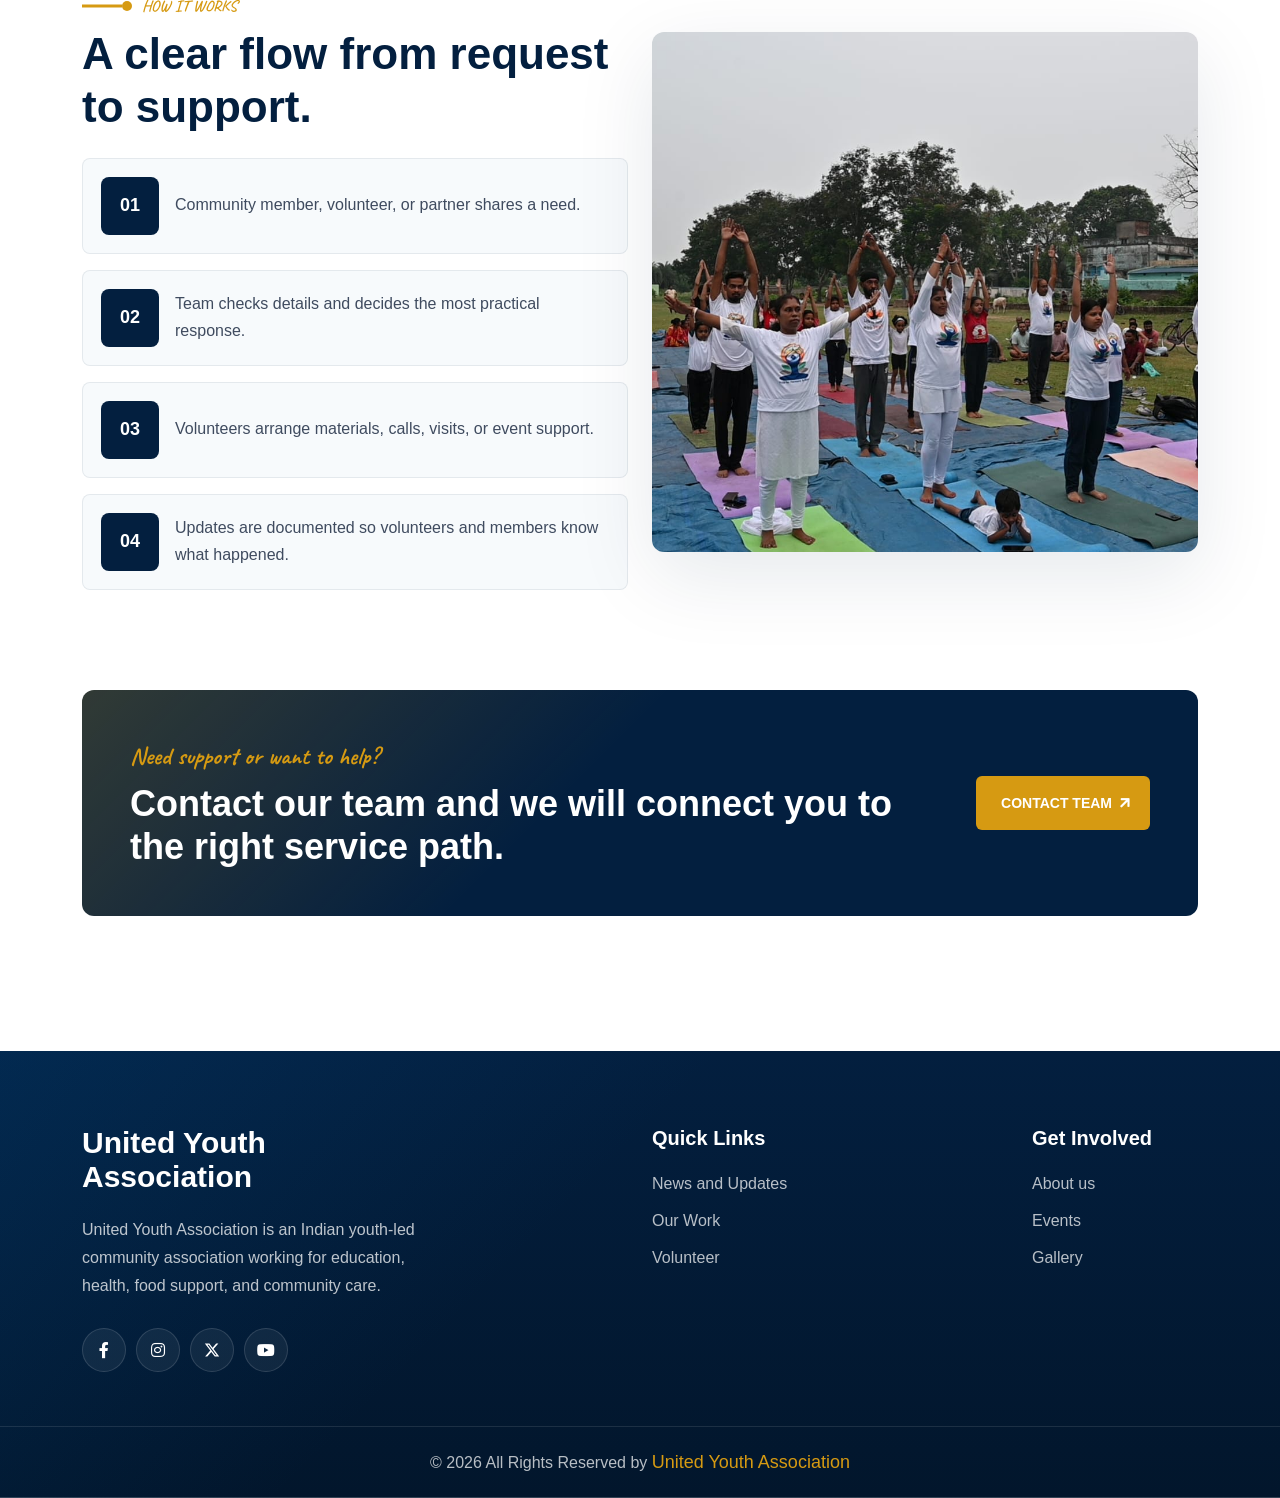
<file: services.html>
<!DOCTYPE html>
<html lang="en">

<head>
    <meta charset="UTF-8" />
    <meta name="viewport"
        content="width=device-width, initial-scale=1.0, maximum-scale=1.0, minimum-scale=1.0, user-scalable=no, target-densityDpi=device-dpi" />
    <title>Services - United Youth Association</title>
    <link rel="icon" type="image/png" href="images/favicon.webp" />
    <link rel="stylesheet" href="css/all.min.css" />
    <link rel="stylesheet" href="css/bootstrap.min.css" />
    <link rel="stylesheet" href="css/nice-select.css" />
    <link rel="stylesheet" href="css/slick.css" />
    <link rel="stylesheet" href="css/select2.min.css" />
    <link rel="stylesheet" href="css/animated_barfiller.css" />
    <link rel="stylesheet" href="css/venobox.min.css" />
    <link rel="stylesheet" href="css/scroll_button.css" />
    <link rel="stylesheet" href="css/jquery.animatedheadline.css" />
    <link rel="stylesheet" href="css/spacing.css" />
    <link rel="stylesheet" href="css/style.css" />
    <link rel="stylesheet" href="css/responsive.css" />
</head>

<body class="home_2 page_design services_page">
    <header>
        <div class="container">
            <div class="row align-items-center">
                <div class="col-lg-6 d-none d-lg-block">
                    <ul class="header_info">
                        <li><span><img src="images/mail_icon.svg" alt="mail" class="img-fluid injectable" /></span> unitedyouthassociation2026@gmail.com</li>
                    </ul>
                </div>
                <div class="col-lg-6">
                    <div class="header_right">
                        <ul class="icon d-none d-sm-flex">
                            <li><a href="https://www.facebook.com/unitedyouthassociation2026" target="_blank" rel="noopener noreferrer" aria-label="Facebook"><i class="fab fa-facebook-f"></i></a></li>
                            <li><a href="#" aria-label="Instagram"><i class="fab fa-instagram"></i></a></li>
                            <li><a href="#" aria-label="X"><svg class="social_x_icon" viewBox="0 0 24 24" aria-hidden="true" focusable="false"><path d="M18.244 2.25h3.308l-7.227 8.26 8.502 11.24H16.17l-5.214-6.817-5.965 6.817H1.68l7.73-8.835L1.254 2.25H8.08l4.713 6.231zm-1.161 17.52h1.833L7.084 4.126H5.117z" /></svg></a></li>
                            <li><a href="#" aria-label="YouTube"><i class="fab fa-youtube"></i></a></li>
                        </ul>
                    </div>
                </div>
            </div>
        </div>
    </header>

    <nav class="navbar navbar-expand-lg main_menu">
        <div class="container">
            <a class="navbar-brand logot" href="index.html">
                <img src="images/logo-1.png" alt="United Youth Association Logo" class="img-fluid w-100" />
            </a>
            <button class="navbar-toggler" type="button" data-bs-toggle="collapse"
                data-bs-target="#navbarSupportedContent" aria-controls="navbarSupportedContent" aria-expanded="false"
                aria-label="Toggle navigation">
                <svg xmlns="http://www.w3.org/2000/svg" fill="none" viewBox="0 0 24 24" stroke-width="1.5"
                    stroke="currentColor" class="size-6">
                    <path stroke-linecap="round" stroke-linejoin="round"
                        d="M3.75 6.75h16.5M3.75 12H12m-8.25 5.25h16.5" />
                </svg>
            </button>
            <div class="collapse navbar-collapse" id="navbarSupportedContent">
                <ul class="navbar-nav ms-auto">
                    <li class="nav-item"><a class="nav-link" href="index.html">Home</a></li>
                    <li class="nav-item"><a class="nav-link" href="about_us.html">About</a></li>
                    <li class="nav-item">
                        <a class="nav-link active" aria-current="page" href="campaign_list.html">Our Work <i class="far fa-chevron-down"></i></a>
                        <ul class="sub_menu">
                            <li><a href="campaign_list.html">Causes</a></li>
                            <li><a href="services.html">Services</a></li>
                        </ul>
                    </li>
                    <li class="nav-item"><a class="nav-link" href="event.html">Events</a></li>
                    <li class="nav-item"><a class="nav-link" href="gallery.html">Gallery</a></li>
                    <li class="nav-item"><a class="nav-link" href="volunteer.html">Volunteers</a></li>
                </ul>
            </div>
        </div>
    </nav>

    <main>
        <section class="page_hero services_hero">
            <div class="container">
                <div class="row align-items-end">
                    <div class="col-lg-8">
                        <div class="page_hero_text">
                            <span>Community Services</span>
                            <h1>Volunteer-led services designed for quick, useful local action.</h1>
                            <p>Our services connect people who need support with volunteers and local partners who can respond with care and accountability.</p>
                        </div>
                    </div>
                    <div class="col-lg-4">
                        <div class="page_hero_card">
                            <strong>Service model</strong>
                            <span>Listen. Verify. Act.</span>
                            <p>We keep each request simple, documented, and matched with the right team.</p>
                        </div>
                    </div>
                </div>
            </div>
        </section>

        <section class="service_process_area mt_100">
            <div class="container">
                <div class="row align-items-end">
                    <div class="col-lg-7">
                        <div class="section_heading">
                            <h5>What We Do</h5>
                            <h2>Support services for everyday community needs.</h2>
                        </div>
                    </div>
                    <div class="col-lg-5">
                        <p class="page_section_intro">These services can grow as more volunteers and partners join the association.</p>
                    </div>
                </div>
                <div class="row g-4 mt_20">
                    <div class="col-lg-4 col-md-6">
                        <div class="service_feature_card">
                            <i class="far fa-book-open"></i>
                            <h3>Education Assistance</h3>
                            <p>Student lists, school kit drives, mentoring support, and learning material distribution.</p>
                        </div>
                    </div>
                    <div class="col-lg-4 col-md-6">
                        <div class="service_feature_card">
                            <i class="far fa-heartbeat"></i>
                            <h3>Health Support</h3>
                            <p>Blood donation coordination, awareness sessions, basic guidance, and camp volunteers.</p>
                        </div>
                    </div>
                    <div class="col-lg-4 col-md-6">
                        <div class="service_feature_card">
                            <i class="far fa-hands-helping"></i>
                            <h3>Emergency Relief</h3>
                            <p>Food kits, hygiene items, local referrals, and urgent support for vulnerable families.</p>
                        </div>
                    </div>
                    <div class="col-lg-4 col-md-6">
                        <div class="service_feature_card">
                            <i class="far fa-user-friends"></i>
                            <h3>Elder Care Help</h3>
                            <p>Visits, medicine coordination, paperwork guidance, and respectful listening support.</p>
                        </div>
                    </div>
                    <div class="col-lg-4 col-md-6">
                        <div class="service_feature_card">
                            <i class="far fa-bullhorn"></i>
                            <h3>Awareness Drives</h3>
                            <p>Local campaigns for hygiene, health, blood donation, education, and civic responsibility.</p>
                        </div>
                    </div>
                    <div class="col-lg-4 col-md-6">
                        <div class="service_feature_card">
                            <i class="far fa-clipboard-list"></i>
                            <h3>Field Reporting</h3>
                            <p>Need verification, activity updates, volunteer notes, and transparent drive summaries.</p>
                        </div>
                    </div>
                </div>
            </div>
        </section>

        <section class="page_intro_area mt_100">
            <div class="container">
                <div class="row align-items-center g-4">
                    <div class="col-lg-6">
                        <div class="page_intro_text">
                            <div class="section_heading">
                                <h5>How It Works</h5>
                                <h2>A clear flow from request to support.</h2>
                            </div>
                            <div class="service_steps">
                                <div><span>01</span><p>Community member, volunteer, or partner shares a need.</p></div>
                                <div><span>02</span><p>Team checks details and decides the most practical response.</p></div>
                                <div><span>03</span><p>Volunteers arrange materials, calls, visits, or event support.</p></div>
                                <div><span>04</span><p>Updates are documented so volunteers and members know what happened.</p></div>
                            </div>
                        </div>
                    </div>
                    <div class="col-lg-6">
                        <div class="page_intro_img">
                            <img src="images/photos/banner-11122.jpeg" alt="Yoga Day wellness activity with local participants" class="img-fluid w-100" />
                        </div>
                    </div>
                </div>
            </div>
        </section>

        <section class="page_cta_area mt_100">
            <div class="container">
                <div class="page_cta_inner">
                    <div>
                        <span>Need support or want to help?</span>
                        <h2>Contact our team and we will connect you to the right service path.</h2>
                    </div>
                    <a class="common_btn" href="contact.html">Contact Team</a>
                </div>
            </div>
        </section>
    </main>

    <footer class="footer_2 mt_135">
        <div class="footer_2_overlay">
            <div class="container">
                <div class="row footer_2_main justify-content-between">
                    <div class="col-lg-4 col-md-6">
                        <div class="footer_2_logo_area">
                            <a class="footer_2_brand" href="index.html">United Youth Association</a>
                            <p>United Youth Association is an Indian youth-led community association working for education, health, food support, and community care.</p>
                            <ul class="d-flex flex-wrap">
                                <li><a href="https://www.facebook.com/unitedyouthassociation2026" target="_blank" rel="noopener noreferrer" aria-label="Facebook"><i class="fab fa-facebook-f"></i></a></li>
                                <li><a href="#" aria-label="Instagram"><i class="fab fa-instagram"></i></a></li>
                                <li><a href="#" aria-label="X"><svg class="social_x_icon" viewBox="0 0 24 24" aria-hidden="true" focusable="false"><path d="M18.244 2.25h3.308l-7.227 8.26 8.502 11.24H16.17l-5.214-6.817-5.965 6.817H1.68l7.73-8.835L1.254 2.25H8.08l4.713 6.231zm-1.161 17.52h1.833L7.084 4.126H5.117z" /></svg></a></li>
                                <li><a href="#" aria-label="YouTube"><i class="fab fa-youtube"></i></a></li>
                            </ul>
                        </div>
                    </div>
                    <div class="col-lg-2 col-6 col-md-3">
                        <div class="footer_2_link">
                            <h3>Quick Links</h3>
                            <ul>
                                <li><a href="blogs.html">News and Updates</a></li>
                                <li><a href="services.html">Our Work</a></li>
                                <li><a href="volunteer.html">Volunteer</a></li>
                            </ul>
                        </div>
                    </div>
                    <div class="col-lg-2 col-6 col-md-3">
                        <div class="footer_2_link">
                            <h3>Get Involved</h3>
                            <ul>
                                <li><a href="about_us.html">About us</a></li>
                                <li><a href="event.html">Events</a></li>
                                <li><a href="gallery.html">Gallery</a></li>
                            </ul>
                        </div>
                    </div>
                </div>
            </div>
            <div class="footer_2_copyright mt_50">
                <div class="container">
                    <div class="row">
                        <div class="col-12">
                            <div class="footer_2_copyright_text justify-content-center">
                                <p>&copy; 2026 All Rights Reserved by <span>United Youth Association</span></p>
                            </div>
                        </div>
                    </div>
                </div>
            </div>
        </div>
    </footer>

    <div class="progress-wrap"><svg class="progress-circle svg-content" width="100%" height="100%" viewBox="-1 -1 102 102"><path d="M50,1 a49,49 0 0,1 0,98 a49,49 0 0,1 0,-98" /></svg></div>
    <script src="js/jquery-3.7.1.min.js"></script>
    <script src="js/bootstrap.bundle.min.js"></script>
    <script src="js/Font-Awesome.js"></script>
    <script src="js/svg-inject.min.js"></script>
    <script src="js/jquery.nice-select.min.js"></script>
    <script src="js/slick.min.js"></script>
    <script src="js/venobox.min.js"></script>
    <script src="js/jquery.waypoints.min.js"></script>
    <script src="js/jquery.countup.min.js"></script>
    <script src="js/jquery.marquee.min.js"></script>
    <script src="js/animated_barfiller.js"></script>
    <script src="js/select2.min.js"></script>
    <script src="js/sticky_sidebar.js"></script>
    <script src="js/scroll_button.js"></script>
    <script src="js/jquery.animatedheadline.min.js"></script>
    <script src="js/main.js"></script>
</body>

</html>
</file>
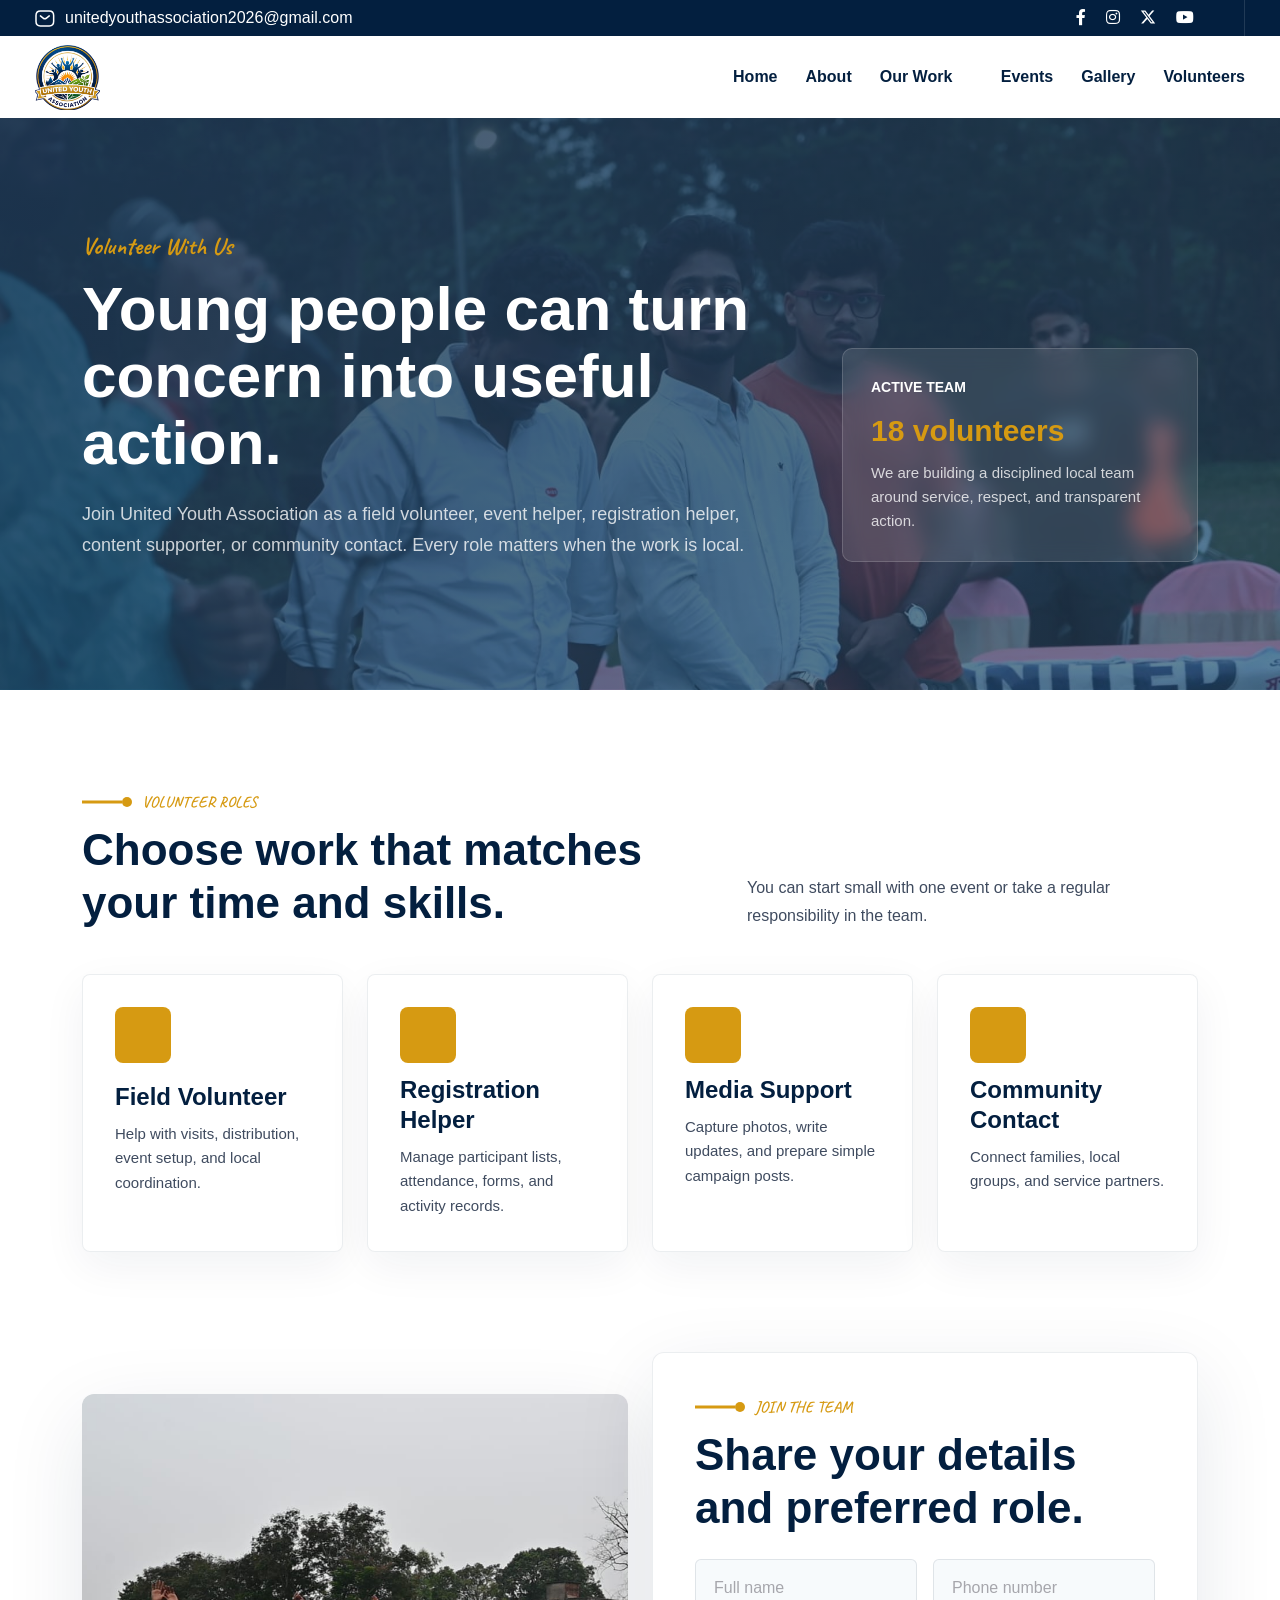
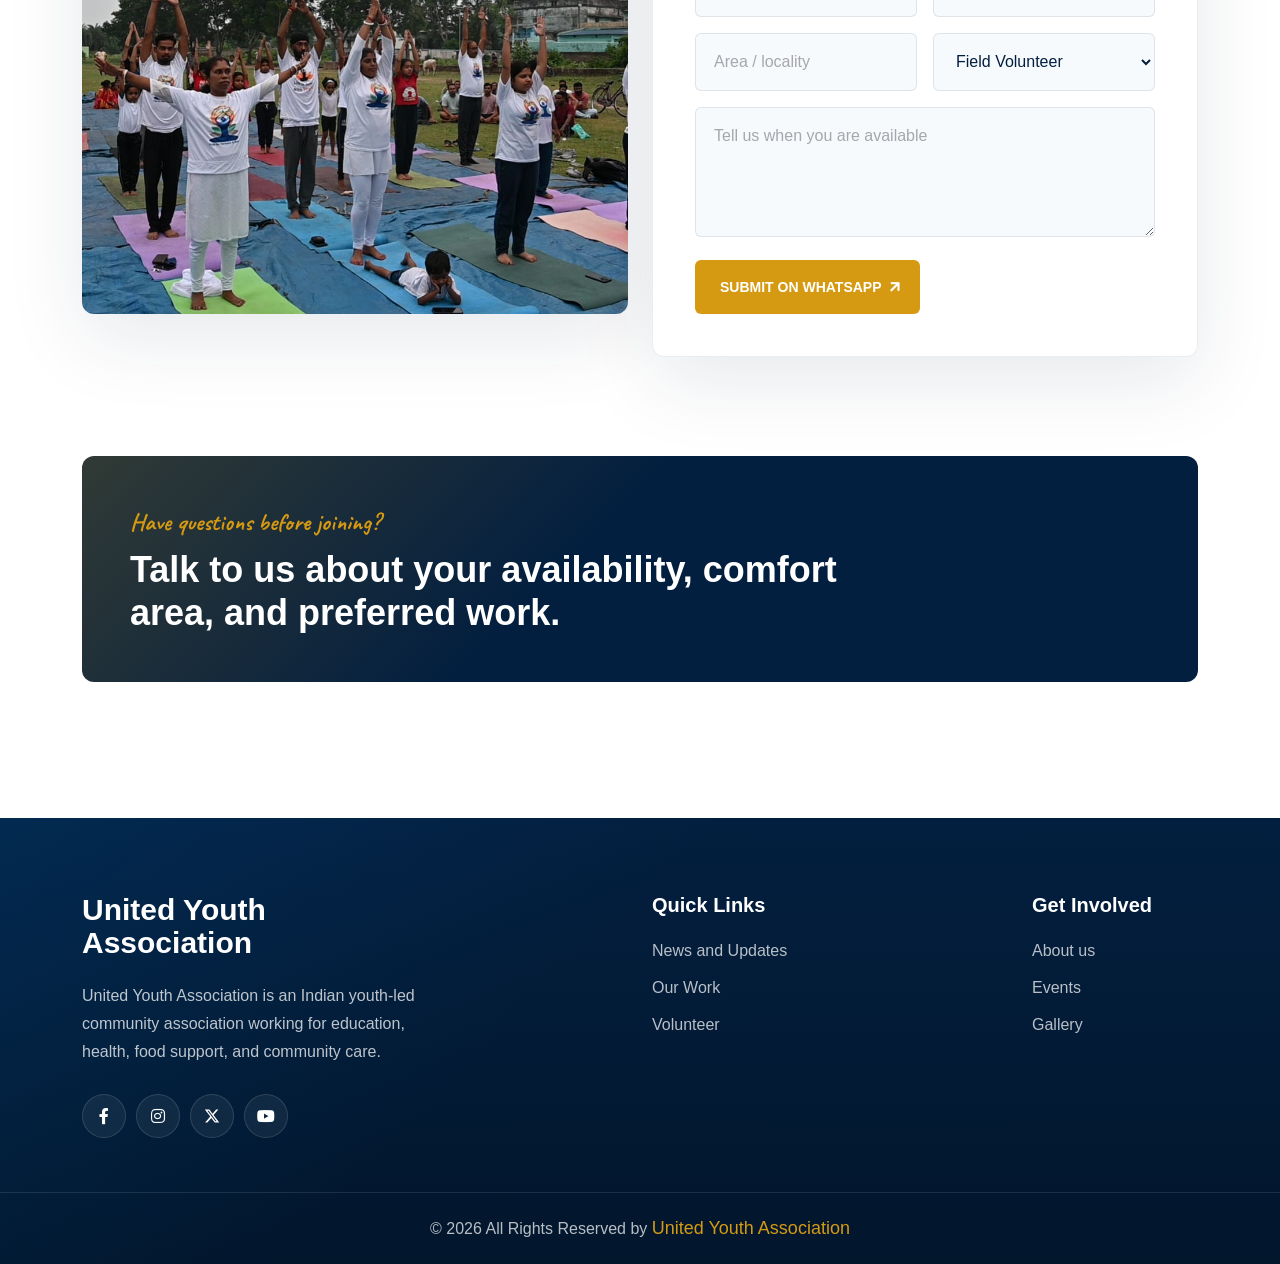
<file: volunteer.html>
<!DOCTYPE html>
<html lang="en">

<head>
    <meta charset="UTF-8" />
    <meta name="viewport"
        content="width=device-width, initial-scale=1.0, maximum-scale=1.0, minimum-scale=1.0, user-scalable=no, target-densityDpi=device-dpi" />
    <title>Volunteers - United Youth Association</title>
    <link rel="icon" type="image/png" href="images/favicon.webp" />
    <link rel="stylesheet" href="css/all.min.css" />
    <link rel="stylesheet" href="css/bootstrap.min.css" />
    <link rel="stylesheet" href="css/nice-select.css" />
    <link rel="stylesheet" href="css/slick.css" />
    <link rel="stylesheet" href="css/select2.min.css" />
    <link rel="stylesheet" href="css/animated_barfiller.css" />
    <link rel="stylesheet" href="css/venobox.min.css" />
    <link rel="stylesheet" href="css/scroll_button.css" />
    <link rel="stylesheet" href="css/jquery.animatedheadline.css" />
    <link rel="stylesheet" href="css/spacing.css" />
    <link rel="stylesheet" href="css/style.css" />
    <link rel="stylesheet" href="css/responsive.css" />
</head>

<body class="home_2 page_design volunteer_page">
    <header>
        <div class="container">
            <div class="row align-items-center">
                <div class="col-lg-6 d-none d-lg-block">
                    <ul class="header_info">
                        <li><span><img src="images/mail_icon.svg" alt="mail" class="img-fluid injectable" /></span> unitedyouthassociation2026@gmail.com</li>
                    </ul>
                </div>
                <div class="col-lg-6">
                    <div class="header_right">
                        <ul class="icon d-none d-sm-flex">
                            <li><a href="https://www.facebook.com/unitedyouthassociation2026" target="_blank" rel="noopener noreferrer" aria-label="Facebook"><i class="fab fa-facebook-f"></i></a></li>
                            <li><a href="#" aria-label="Instagram"><i class="fab fa-instagram"></i></a></li>
                            <li><a href="#" aria-label="X"><svg class="social_x_icon" viewBox="0 0 24 24" aria-hidden="true" focusable="false"><path d="M18.244 2.25h3.308l-7.227 8.26 8.502 11.24H16.17l-5.214-6.817-5.965 6.817H1.68l7.73-8.835L1.254 2.25H8.08l4.713 6.231zm-1.161 17.52h1.833L7.084 4.126H5.117z" /></svg></a></li>
                            <li><a href="#" aria-label="YouTube"><i class="fab fa-youtube"></i></a></li>
                        </ul>
                    </div>
                </div>
            </div>
        </div>
    </header>

    <nav class="navbar navbar-expand-lg main_menu">
        <div class="container">
            <a class="navbar-brand logot" href="index.html">
                <img src="images/logo-1.png" alt="United Youth Association Logo" class="img-fluid w-100" />
            </a>
            <button class="navbar-toggler" type="button" data-bs-toggle="collapse"
                data-bs-target="#navbarSupportedContent" aria-controls="navbarSupportedContent" aria-expanded="false"
                aria-label="Toggle navigation">
                <svg xmlns="http://www.w3.org/2000/svg" fill="none" viewBox="0 0 24 24" stroke-width="1.5"
                    stroke="currentColor" class="size-6">
                    <path stroke-linecap="round" stroke-linejoin="round"
                        d="M3.75 6.75h16.5M3.75 12H12m-8.25 5.25h16.5" />
                </svg>
            </button>
            <div class="collapse navbar-collapse" id="navbarSupportedContent">
                <ul class="navbar-nav ms-auto">
                    <li class="nav-item"><a class="nav-link" href="index.html">Home</a></li>
                    <li class="nav-item"><a class="nav-link" href="about_us.html">About</a></li>
                    <li class="nav-item">
                        <a class="nav-link" href="campaign_list.html">Our Work <i class="far fa-chevron-down"></i></a>
                        <ul class="sub_menu">
                            <li><a href="campaign_list.html">Causes</a></li>
                            <li><a href="services.html">Services</a></li>
                        </ul>
                    </li>
                    <li class="nav-item"><a class="nav-link" href="event.html">Events</a></li>
                    <li class="nav-item"><a class="nav-link" href="gallery.html">Gallery</a></li>
                    <li class="nav-item"><a class="nav-link active" aria-current="page" href="volunteer.html">Volunteers</a></li>
                </ul>
            </div>
        </div>
    </nav>

    <main>
        <section class="page_hero volunteer_hero">
            <div class="container">
                <div class="row align-items-end">
                    <div class="col-lg-8">
                        <div class="page_hero_text">
                            <span>Volunteer With Us</span>
                            <h1>Young people can turn concern into useful action.</h1>
                            <p>Join United Youth Association as a field volunteer, event helper, registration helper, content supporter, or community contact. Every role matters when the work is local.</p>
                        </div>
                    </div>
                    <div class="col-lg-4">
                        <div class="page_hero_card">
                            <strong>Active team</strong>
                            <span>18 volunteers</span>
                            <p>We are building a disciplined local team around service, respect, and transparent action.</p>
                        </div>
                    </div>
                </div>
            </div>
        </section>

        <section class="volunteer_roles_area mt_100">
            <div class="container">
                <div class="row align-items-end">
                    <div class="col-lg-7">
                        <div class="section_heading">
                            <h5>Volunteer Roles</h5>
                            <h2>Choose work that matches your time and skills.</h2>
                        </div>
                    </div>
                    <div class="col-lg-5">
                        <p class="page_section_intro">You can start small with one event or take a regular responsibility in the team.</p>
                    </div>
                </div>
                <div class="row g-4 mt_20">
                    <div class="col-lg-3 col-md-6">
                        <div class="volunteer_role_card">
                            <i class="far fa-map-marker-check"></i>
                            <h3>Field Volunteer</h3>
                            <p>Help with visits, distribution, event setup, and local coordination.</p>
                        </div>
                    </div>
                    <div class="col-lg-3 col-md-6">
                        <div class="volunteer_role_card">
                            <i class="far fa-clipboard-check"></i>
                            <h3>Registration Helper</h3>
                            <p>Manage participant lists, attendance, forms, and activity records.</p>
                        </div>
                    </div>
                    <div class="col-lg-3 col-md-6">
                        <div class="volunteer_role_card">
                            <i class="far fa-camera"></i>
                            <h3>Media Support</h3>
                            <p>Capture photos, write updates, and prepare simple campaign posts.</p>
                        </div>
                    </div>
                    <div class="col-lg-3 col-md-6">
                        <div class="volunteer_role_card">
                            <i class="far fa-phone-alt"></i>
                            <h3>Community Contact</h3>
                            <p>Connect families, local groups, and service partners.</p>
                        </div>
                    </div>
                </div>
            </div>
        </section>

        <section class="page_intro_area mt_100">
            <div class="container">
                <div class="row align-items-center g-4">
                    <div class="col-lg-6">
                        <div class="page_intro_img">
                            <img src="images/photos/banner-11122.jpeg" alt="Yoga Day activity organized by United Youth Association volunteers" class="img-fluid w-100" />
                        </div>
                    </div>
                    <div class="col-lg-6">
                        <div class="volunteer_join_panel">
                            <div class="section_heading">
                                <h5>Join The Team</h5>
                                <h2>Share your details and preferred role.</h2>
                            </div>
                            <form class="simple_contact_form" id="volunteerWhatsAppForm" action="https://wa.me/919332732989" method="get">
                                <div class="row g-3">
                                    <div class="col-md-6"><input id="volunteer_name" type="text" placeholder="Full name" aria-label="Full name" /></div>
                                    <div class="col-md-6"><input id="volunteer_phone" type="tel" placeholder="Phone number" aria-label="Phone number" /></div>
                                    <div class="col-md-6"><input id="volunteer_area" type="text" placeholder="Area / locality" aria-label="Area or locality" /></div>
                                    <div class="col-md-6">
                                        <select id="volunteer_role" aria-label="Preferred role">
                                            <option>Field Volunteer</option>
                                            <option>Registration Helper</option>
                                            <option>Media Support</option>
                                            <option>Community Contact</option>
                                        </select>
                                    </div>
                                    <div class="col-12"><textarea id="volunteer_available" placeholder="Tell us when you are available" aria-label="Availability"></textarea></div>
                                    <div class="col-12"><button type="submit" class="common_btn">Submit On WhatsApp</button></div>
                                </div>
                            </form>
                        </div>
                    </div>
                </div>
            </div>
        </section>

        <section class="page_cta_area mt_100">
            <div class="container">
                <div class="page_cta_inner">
                    <div>
                        <span>Have questions before joining?</span>
                        <h2>Talk to us about your availability, comfort area, and preferred work.</h2>
                    </div>
                </div>
            </div>
        </section>
    </main>

    <footer class="footer_2 mt_135">
        <div class="footer_2_overlay">
            <div class="container">
                <div class="row footer_2_main justify-content-between">
                    <div class="col-lg-4 col-md-6">
                        <div class="footer_2_logo_area">
                            <a class="footer_2_brand" href="index.html">United Youth Association</a>
                            <p>United Youth Association is an Indian youth-led community association working for education, health, food support, and community care.</p>
                            <ul class="d-flex flex-wrap">
                                <li><a href="https://www.facebook.com/unitedyouthassociation2026" target="_blank" rel="noopener noreferrer" aria-label="Facebook"><i class="fab fa-facebook-f"></i></a></li>
                                <li><a href="#" aria-label="Instagram"><i class="fab fa-instagram"></i></a></li>
                                <li><a href="#" aria-label="X"><svg class="social_x_icon" viewBox="0 0 24 24" aria-hidden="true" focusable="false"><path d="M18.244 2.25h3.308l-7.227 8.26 8.502 11.24H16.17l-5.214-6.817-5.965 6.817H1.68l7.73-8.835L1.254 2.25H8.08l4.713 6.231zm-1.161 17.52h1.833L7.084 4.126H5.117z" /></svg></a></li>
                                <li><a href="#" aria-label="YouTube"><i class="fab fa-youtube"></i></a></li>
                            </ul>
                        </div>
                    </div>
                    <div class="col-lg-2 col-6 col-md-3">
                        <div class="footer_2_link">
                            <h3>Quick Links</h3>
                            <ul>
                                <li><a href="blogs.html">News and Updates</a></li>
                                <li><a href="services.html">Our Work</a></li>
                                <li><a href="volunteer.html">Volunteer</a></li>
                            </ul>
                        </div>
                    </div>
                    <div class="col-lg-2 col-6 col-md-3">
                        <div class="footer_2_link">
                            <h3>Get Involved</h3>
                            <ul>
                                <li><a href="about_us.html">About us</a></li>
                                <li><a href="event.html">Events</a></li>
                                <li><a href="gallery.html">Gallery</a></li>
                            </ul>
                        </div>
                    </div>
                </div>
            </div>
            <div class="footer_2_copyright mt_50"><div class="container"><div class="row"><div class="col-12"><div class="footer_2_copyright_text justify-content-center"><p>&copy; 2026 All Rights Reserved by <span>United Youth Association</span></p></div></div></div></div></div>
        </div>
    </footer>

    <div class="progress-wrap"><svg class="progress-circle svg-content" width="100%" height="100%" viewBox="-1 -1 102 102"><path d="M50,1 a49,49 0 0,1 0,98 a49,49 0 0,1 0,-98" /></svg></div>
    <script src="js/jquery-3.7.1.min.js"></script>
    <script src="js/bootstrap.bundle.min.js"></script>
    <script src="js/Font-Awesome.js"></script>
    <script src="js/svg-inject.min.js"></script>
    <script src="js/jquery.nice-select.min.js"></script>
    <script src="js/slick.min.js"></script>
    <script src="js/venobox.min.js"></script>
    <script src="js/jquery.waypoints.min.js"></script>
    <script src="js/jquery.countup.min.js"></script>
    <script src="js/jquery.marquee.min.js"></script>
    <script src="js/animated_barfiller.js"></script>
    <script src="js/select2.min.js"></script>
    <script src="js/sticky_sidebar.js"></script>
    <script src="js/scroll_button.js"></script>
    <script src="js/jquery.animatedheadline.min.js"></script>
    <script>
        document.getElementById("volunteerWhatsAppForm")?.addEventListener("submit", function (event) {
            event.preventDefault();
            var text = [
                "Hello United Youth Association, I want to volunteer.",
                document.getElementById("volunteer_name").value.trim() ? "Name: " + document.getElementById("volunteer_name").value.trim() : "",
                document.getElementById("volunteer_phone").value.trim() ? "Phone: " + document.getElementById("volunteer_phone").value.trim() : "",
                document.getElementById("volunteer_area").value.trim() ? "Area: " + document.getElementById("volunteer_area").value.trim() : "",
                "Preferred role: " + document.getElementById("volunteer_role").value,
                document.getElementById("volunteer_available").value.trim() ? "Availability: " + document.getElementById("volunteer_available").value.trim() : ""
            ].filter(Boolean).join("\n");
            window.open("https://wa.me/919332732989?text=" + encodeURIComponent(text), "_blank", "noopener");
        });
    </script>
    <script src="js/main.js"></script>
</body>

</html>
</file>
<file: css/nice-select.css>
.nice-select {
  -webkit-tap-highlight-color: transparent;
  background-color: #fff;
  border-radius: 5px;
  border: solid 1px #e8e8e8;
  box-sizing: border-box;
  clear: both;
  cursor: pointer;
  display: block;
  float: left;
  font-family: inherit;
  font-size: 14px;
  font-weight: normal;
  height: 42px;
  line-height: 40px;
  outline: none;
  padding-left: 20px;
  padding-right: 20px;
  position: relative;
  text-align: left !important;
  -webkit-transition: all 0.2s ease-in-out;
  transition: all 0.2s ease-in-out;
  -webkit-user-select: none;
  -moz-user-select: none;
  -ms-user-select: none;
  user-select: none;
  white-space: nowrap;
  width: 100%;
}

.nice-select:hover {
  border-color: #dbdbdb;
}

.nice-select:active,
.nice-select.open,
.nice-select:focus {
  border-color: #999;
}

.nice-select:after {
  border-bottom: 2px solid #999;
  border-right: 2px solid #999;
  content: '';
  display: block;
  height: 8px;
  width: 8px;
  margin-top: -7px;
  pointer-events: none;
  position: absolute;
  right: 4px;
  top: 50%;
  -webkit-transform-origin: 66% 66%;
  -ms-transform-origin: 66% 66%;
  transform-origin: 66% 66%;
  -webkit-transform: rotate(45deg);
  -ms-transform: rotate(45deg);
  transform: rotate(45deg);
  -webkit-transition: all 0.15s ease-in-out;
  transition: all 0.15s ease-in-out;
  -moz-transition: all 0.15s ease-in-out;
  -ms-transition: all 0.15s ease-in-out;
  -o-transition: all 0.15s ease-in-out;
  -moz-transform: rotate(45deg);
  -o-transform: rotate(45deg);
}

.nice-select.open:after {
  transform: rotate(-135deg);
  -webkit-transform: rotate(-135deg);
  -ms-transform: rotate(-135deg);
  -moz-transform: rotate(-135deg);
  -o-transform: rotate(-135deg);
}

.nice-select.open .list {
  opacity: 1;
  pointer-events: auto;
  transform: scale(1) translateY(0);
  -moz-transform: scale(1) translateY(0);
  -o-transform: scale(1) translateY(0);
  -webkit-transform: scale(1) translateY(0);
  -ms-transform: scale(1) translateY(0);
}

.nice-select.disabled {
  border-color: #ededed;
  color: #999;
  pointer-events: none;
}

.nice-select.disabled:after {
  border-color: #cccccc;
}

.nice-select.wide {
  width: 100%;
}

.nice-select.wide .list {
  left: 0 !important;
  right: 0 !important;
}

.nice-select.right {
  float: right;
}

.nice-select.right .list {
  left: auto;
  right: 0;
}

.nice-select.small {
  font-size: 12px;
  height: 36px;
  line-height: 34px;
}

.nice-select.small:after {
  height: 4px;
  width: 4px;
}

.nice-select.small .option {
  line-height: 34px;
  min-height: 34px;
}

.nice-select .list {
  background-color: #fff;
  box-shadow: rgba(149, 157, 165, 0.2) 0px 8px 24px;
  box-sizing: border-box;
  opacity: 0;
  overflow: hidden;
  pointer-events: none;
  position: absolute;
  top: 100%;
  left: 0;
  -webkit-transform-origin: 50% 0;
  -ms-transform-origin: 50% 0;
  transform-origin: 50% 0;
  -webkit-transform: scale(0.75) translateY(-21px);
  -ms-transform: scale(0.75) translateY(-21px);
  transform: scale(0.75) translateY(-21px);
  -webkit-transition: all 0.2s cubic-bezier(0.5, 0, 0, 1.25), opacity 0.15s ease-out;
  transition: all 0.2s cubic-bezier(0.5, 0, 0, 1.25), opacity 0.15s ease-out;
  z-index: 9;
  width: auto;
  border-radius: 10px;
  display: flex;
  flex-direction: column;
  gap: 0px;
  padding: 7px 0px;
}

.nice-select .list:hover .option:not(:hover) {
  background-color: transparent !important;
}

.nice-select .option {
  cursor: pointer;
  font-weight: 400;
  list-style: none;
  outline: none;
  padding-left: 15px;
  padding-right: 20px;
  text-align: left;
  transition: all 0.2s;
  -webkit-transition: all 0.2s;
  -moz-transition: all 0.2s;
  -ms-transition: all 0.2s;
  -o-transition: all 0.2s;
  color: var(--paraColor);
}

.nice-select .option:hover,
.nice-select .option.focus,
.nice-select .option.selected.focus {
  background-color: var(--colorLightBg);
}

.nice-select .option.selected {
  font-weight: bold;
  color: var(--colorBlack);
}

.nice-select .option.disabled {
  background-color: transparent;
  color: #999;
  cursor: default;
}

.no-csspointerevents .nice-select .list {
  display: none;
}

.no-csspointerevents .nice-select.open .list {
  display: block;
}
</file>
<file: css/scroll_button.css>
.progress-wrap {
    position: fixed;
    right: 50px;
    bottom: 50px;
    height: 46px;
    width: 46px;
    cursor: pointer;
    display: block;
    border-radius: 50px;
    box-shadow: inset 0 0 0 2px rgba(0, 0, 0, 0.2);
    background: var(--colorWhite);
    z-index: 10000;
    opacity: 0;
    visibility: hidden;
    transition: all 200ms linear;
    -webkit-transition: all 200ms linear;
    -moz-transition: all 200ms linear;
    -ms-transition: all 200ms linear;
    -o-transition: all 200ms linear;
    transform: translateY(15px);
    -webkit-transform: translateY(15px);
    -moz-transform: translateY(15px);
    -ms-transform: translateY(15px);
    -o-transform: translateY(15px);
}

.progress-wrap.active-progress {
    opacity: 1;
    visibility: visible;
    transform: translateY(0);
    -webkit-transform: translateY(0);
    -moz-transform: translateY(0);
    -ms-transform: translateY(0);
    -o-transform: translateY(0);
}

.progress-wrap::after {
    position: absolute;
    font-family: 'Font Awesome 5 Free';
    font-weight: 900;
    content: '\f062';
    text-align: center;
    line-height: 46px;
    font-size: 18px;
    color: var(--colorBlack);
    left: 0;
    top: 0;
    height: 46px;
    width: 46px;
    cursor: pointer;
    display: block;
    z-index: 1;
    transition: all 200ms linear;
    -webkit-transition: all 200ms linear;
    -moz-transition: all 200ms linear;
    -ms-transition: all 200ms linear;
    -o-transition: all 200ms linear;
}

.lightScrollIcon::after {
    color: #ecedf3 !important;
}

.progress-wrap:hover::after {
    opacity: 0;
}

.progress-wrap::before {
    position: absolute;
    font-family: 'Font Awesome 5 Free';
    font-weight: 900;
    content: '\f062';
    text-align: center;
    line-height: 46px;
    font-size: 18px;
    opacity: 0;
    background-image: linear-gradient(298deg, var(--colorBlack), var(--colorBlack));
    -webkit-background-clip: text;
    -webkit-text-fill-color: transparent;
    left: 0;
    top: 0;
    height: 46px;
    width: 46px;
    cursor: pointer;
    display: block;
    z-index: 2;
    transition: all 200ms linear;
    -webkit-transition: all 200ms linear;
    -moz-transition: all 200ms linear;
    -ms-transition: all 200ms linear;
    -o-transition: all 200ms linear;
}

.progress-wrap:hover::before {
    opacity: 1;
}

.progress-wrap svg path {
    fill: none;
}

.progress-wrap svg.progress-circle path {
    stroke: var(--colorBlack);
    stroke-width: 4;
    box-sizing: border-box;
    transition: all 200ms linear;
    -webkit-transition: all 200ms linear;
    -moz-transition: all 200ms linear;
    -ms-transition: all 200ms linear;
    -o-transition: all 200ms linear;
}
</file>
<file: css/spacing.css>
/**
 * File Type: Custom Spacing (margin and padding) classes
 * Author: Mahamudul Hassan Sazal
 * Author Website: http://www.freelancersazal.com
 * Author Email: sazal1912@gmail.com
 */

 
/* ------------------------------------------ */
/* Margin All */
/* ------------------------------------------ */
.m_0 {margin: 0px !important;}
.m_5 {margin: 5px !important;}
.m_10 {margin: 10px !important;}
.m_15 {margin: 15px !important;}
.m_20 {margin: 20px !important;}
.m_25 {margin: 25px !important;}
.m_30 {margin: 30px !important;}
.m_35 {margin: 35px !important;}
.m_40 {margin: 40px !important;}
.m_45 {margin: 45px !important;}
.m_50 {margin: 50px !important;}
.m_55 {margin: 55px !important;}
.m_60 {margin: 60px !important;}
.m_65 {margin: 65px !important;}
.m_70 {margin: 70px !important;}
.m_75 {margin: 75px !important;}
.m_80 {margin: 80px !important;}
.m_85 {margin: 85px !important;}
.m_90 {margin: 90px !important;}
.m_95 {margin: 95px !important;}
.m_100 {margin: 100px !important;}
.m_105 {margin: 105px !important;}
.m_110 {margin: 110px !important;}
.m_115 {margin: 115px !important;}
.m_120 {margin: 120px !important;}
.m_125 {margin: 125px !important;}
.m_130 {margin: 130px !important;}
.m_135 {margin: 135px !important;}
.m_140 {margin: 140px !important;}
.m_145 {margin: 145px !important;}
.m_150 {margin: 150px !important;}
.m_155 {margin: 155px !important;}
.m_160 {margin: 160px !important;}
.m_165 {margin: 165px !important;}
.m_170 {margin: 170px !important;}
.m_175 {margin: 175px !important;}
.m_180 {margin: 180px !important;}
.m_185 {margin: 185px !important;}
.m_190 {margin: 190px !important;}
.m_195 {margin: 195px !important;}
.m_200 {margin: 200px !important;}
.m_205 {margin: 205px !important;}
.m_210 {margin: 210px !important;}
.m_215 {margin: 215px !important;}
.m_220 {margin: 220px !important;}
.m_225 {margin: 225px !important;}
.m_230 {margin: 230px !important;}
.m_235 {margin: 235px !important;}
.m_240 {margin: 240px !important;}
.m_245 {margin: 245px !important;}
.m_250 {margin: 250px !important;}



/* ------------------------------------------ */
/* Margin Top */
/* ------------------------------------------ */
.mt_0 {margin-top: 0px !important;}
.mt_5 {margin-top: 5px !important;}
.mt_10 {margin-top: 10px !important;}
.mt_15 {margin-top: 15px !important;}
.mt_20 {margin-top: 20px !important;}
.mt_25 {margin-top: 25px !important;}
.mt_30 {margin-top: 30px !important;}
.mt_35 {margin-top: 35px !important;}
.mt_40 {margin-top: 40px !important;}
.mt_45 {margin-top: 45px !important;}
.mt_50 {margin-top: 50px !important;}
.mt_55 {margin-top: 55px !important;}
.mt_60 {margin-top: 60px !important;}
.mt_65 {margin-top: 65px !important;}
.mt_70 {margin-top: 70px !important;}
.mt_75 {margin-top: 75px !important;}
.mt_80 {margin-top: 80px !important;}
.mt_85 {margin-top: 85px !important;}
.mt_90 {margin-top: 90px !important;}
.mt_95 {margin-top: 95px !important;}
.mt_100 {margin-top: 100px !important;}
.mt_105 {margin-top: 105px !important;}
.mt_110 {margin-top: 110px !important;}
.mt_115 {margin-top: 115px !important;}
.mt_120 {margin-top: 120px !important;}
.mt_125 {margin-top: 125px !important;}
.mt_130 {margin-top: 130px !important;}
.mt_135 {margin-top: 135px !important;}
.mt_140 {margin-top: 140px !important;}
.mt_145 {margin-top: 145px !important;}
.mt_150 {margin-top: 150px !important;}
.mt_155 {margin-top: 155px !important;}
.mt_160 {margin-top: 160px !important;}
.mt_165 {margin-top: 165px !important;}
.mt_170 {margin-top: 170px !important;}
.mt_175 {margin-top: 175px !important;}
.mt_180 {margin-top: 180px !important;}
.mt_185 {margin-top: 185px !important;}
.mt_190 {margin-top: 190px !important;}
.mt_195 {margin-top: 195px !important;}
.mt_200 {margin-top: 200px !important;}
.mt_205 {margin-top: 205px !important;}
.mt_210 {margin-top: 210px !important;}
.mt_215 {margin-top: 215px !important;}
.mt_220 {margin-top: 220px !important;}
.mt_225 {margin-top: 225px !important;}
.mt_230 {margin-top: 230px !important;}
.mt_235 {margin-top: 235px !important;}
.mt_240 {margin-top: 240px !important;}
.mt_245 {margin-top: 245px !important;}
.mt_250 {margin-top: 250px !important;}



/* ------------------------------------------ */
/* Margin Bottom */
/* ------------------------------------------ */
.mb_0 {margin-bottom: 0px !important;}
.mb_5 {margin-bottom: 5px !important;}
.mb_10 {margin-bottom: 10px !important;}
.mb_15 {margin-bottom: 15px !important;}
.mb_20 {margin-bottom: 20px !important;}
.mb_25 {margin-bottom: 25px !important;}
.mb_30 {margin-bottom: 30px !important;}
.mb_35 {margin-bottom: 35px !important;}
.mb_40 {margin-bottom: 40px !important;}
.mb_45 {margin-bottom: 45px !important;}
.mb_50 {margin-bottom: 50px !important;}
.mb_55 {margin-bottom: 55px !important;}
.mb_60 {margin-bottom: 60px !important;}
.mb_65 {margin-bottom: 65px !important;}
.mb_70 {margin-bottom: 70px !important;}
.mb_75 {margin-bottom: 75px !important;}
.mb_80 {margin-bottom: 80px !important;}
.mb_85 {margin-bottom: 85px !important;}
.mb_90 {margin-bottom: 90px !important;}
.mb_95 {margin-bottom: 95px !important;}
.mb_100 {margin-bottom: 100px !important;}
.mb_105 {margin-bottom: 105px !important;}
.mb_110 {margin-bottom: 110px !important;}
.mb_115 {margin-bottom: 115px !important;}
.mb_120 {margin-bottom: 120px !important;}
.mb_125 {margin-bottom: 125px !important;}
.mb_130 {margin-bottom: 130px !important;}
.mb_135 {margin-bottom: 135px !important;}
.mb_140 {margin-bottom: 140px !important;}
.mb_145 {margin-bottom: 145px !important;}
.mb_150 {margin-bottom: 150px !important;}
.mb_155 {margin-bottom: 155px !important;}
.mb_160 {margin-bottom: 160px !important;}
.mb_165 {margin-bottom: 165px !important;}
.mb_170 {margin-bottom: 170px !important;}
.mb_175 {margin-bottom: 175px !important;}
.mb_180 {margin-bottom: 180px !important;}
.mb_185 {margin-bottom: 185px !important;}
.mb_190 {margin-bottom: 190px !important;}
.mb_195 {margin-bottom: 195px !important;}
.mb_200 {margin-bottom: 200px !important;}
.mb_205 {margin-bottom: 205px !important;}
.mb_210 {margin-bottom: 210px !important;}
.mb_215 {margin-bottom: 215px !important;}
.mb_220 {margin-bottom: 220px !important;}
.mb_225 {margin-bottom: 225px !important;}
.mb_230 {margin-bottom: 230px !important;}
.mb_235 {margin-bottom: 235px !important;}
.mb_240 {margin-bottom: 240px !important;}
.mb_245 {margin-bottom: 245px !important;}
.mb_250 {margin-bottom: 250px !important;}



/* ------------------------------------------ */
/* Margin Left */
/* ------------------------------------------ */
.ml_0 {margin-left: 0px !important;}
.ml_5 {margin-left: 5px !important;}
.ml_10 {margin-left: 10px !important;}
.ml_15 {margin-left: 15px !important;}
.ml_20 {margin-left: 20px !important;}
.ml_25 {margin-left: 25px !important;}
.ml_30 {margin-left: 30px !important;}
.ml_35 {margin-left: 35px !important;}
.ml_40 {margin-left: 40px !important;}
.ml_45 {margin-left: 45px !important;}
.ml_50 {margin-left: 50px !important;}
.ml_55 {margin-left: 55px !important;}
.ml_60 {margin-left: 60px !important;}
.ml_65 {margin-left: 65px !important;}
.ml_70 {margin-left: 70px !important;}
.ml_75 {margin-left: 75px !important;}
.ml_80 {margin-left: 80px !important;}
.ml_85 {margin-left: 85px !important;}
.ml_90 {margin-left: 90px !important;}
.ml_95 {margin-left: 95px !important;}
.ml_100 {margin-left: 100px !important;}
.ml_105 {margin-left: 105px !important;}
.ml_110 {margin-left: 110px !important;}
.ml_115 {margin-left: 115px !important;}
.ml_120 {margin-left: 120px !important;}
.ml_125 {margin-left: 125px !important;}
.ml_130 {margin-left: 130px !important;}
.ml_135 {margin-left: 135px !important;}
.ml_140 {margin-left: 140px !important;}
.ml_145 {margin-left: 145px !important;}
.ml_150 {margin-left: 150px !important;}
.ml_155 {margin-left: 155px !important;}
.ml_160 {margin-left: 160px !important;}
.ml_165 {margin-left: 165px !important;}
.ml_170 {margin-left: 170px !important;}
.ml_175 {margin-left: 175px !important;}
.ml_180 {margin-left: 180px !important;}
.ml_185 {margin-left: 185px !important;}
.ml_190 {margin-left: 190px !important;}
.ml_195 {margin-left: 195px !important;}
.ml_200 {margin-left: 200px !important;}
.ml_205 {margin-left: 205px !important;}
.ml_210 {margin-left: 210px !important;}
.ml_215 {margin-left: 215px !important;}
.ml_220 {margin-left: 220px !important;}
.ml_225 {margin-left: 225px !important;}
.ml_230 {margin-left: 230px !important;}
.ml_235 {margin-left: 235px !important;}
.ml_240 {margin-left: 240px !important;}
.ml_245 {margin-left: 245px !important;}
.ml_250 {margin-left: 250px !important;}


/* ------------------------------------------ */
/* Margin Right */
/* ------------------------------------------ */
.mr_0 {margin-right: 0px !important;}
.mr_5 {margin-right: 5px !important;}
.mr_10 {margin-right: 10px !important;}
.mr_15 {margin-right: 15px !important;}
.mr_20 {margin-right: 20px !important;}
.mr_25 {margin-right: 25px !important;}
.mr_30 {margin-right: 30px !important;}
.mr_35 {margin-right: 35px !important;}
.mr_40 {margin-right: 40px !important;}
.mr_45 {margin-right: 45px !important;}
.mr_50 {margin-right: 50px !important;}
.mr_55 {margin-right: 55px !important;}
.mr_60 {margin-right: 60px !important;}
.mr_65 {margin-right: 65px !important;}
.mr_70 {margin-right: 70px !important;}
.mr_75 {margin-right: 75px !important;}
.mr_80 {margin-right: 80px !important;}
.mr_85 {margin-right: 85px !important;}
.mr_90 {margin-right: 90px !important;}
.mr_95 {margin-right: 95px !important;}
.mr_100 {margin-right: 100px !important;}
.mr_105 {margin-right: 105px !important;}
.mr_110 {margin-right: 110px !important;}
.mr_115 {margin-right: 115px !important;}
.mr_120 {margin-right: 120px !important;}
.mr_125 {margin-right: 125px !important;}
.mr_130 {margin-right: 130px !important;}
.mr_135 {margin-right: 135px !important;}
.mr_140 {margin-right: 140px !important;}
.mr_145 {margin-right: 145px !important;}
.mr_150 {margin-right: 150px !important;}
.mr_155 {margin-right: 155px !important;}
.mr_160 {margin-right: 160px !important;}
.mr_165 {margin-right: 165px !important;}
.mr_170 {margin-right: 170px !important;}
.mr_175 {margin-right: 175px !important;}
.mr_180 {margin-right: 180px !important;}
.mr_185 {margin-right: 185px !important;}
.mr_190 {margin-right: 190px !important;}
.mr_195 {margin-right: 195px !important;}
.mr_200 {margin-right: 200px !important;}
.mr_205 {margin-right: 205px !important;}
.mr_210 {margin-right: 210px !important;}
.mr_215 {margin-right: 215px !important;}
.mr_220 {margin-right: 220px !important;}
.mr_225 {margin-right: 225px !important;}
.mr_230 {margin-right: 230px !important;}
.mr_235 {margin-right: 235px !important;}
.mr_240 {margin-right: 240px !important;}
.mr_245 {margin-right: 245px !important;}
.mr_250 {margin-right: 250px !important;}





/* ------------------------------------------ */
/* Padding All */
/* ------------------------------------------ */
.p_0 {padding: 0px !important;}
.p_5 {padding: 5px !important;}
.p_10 {padding: 10px !important;}
.p_15 {padding: 15px !important;}
.p_20 {padding: 20px !important;}
.p_25 {padding: 25px !important;}
.p_30 {padding: 30px !important;}
.p_35 {padding: 35px !important;}
.p_40 {padding: 40px !important;}
.p_45 {padding: 45px !important;}
.p_50 {padding: 50px !important;}
.p_55 {padding: 55px !important;}
.p_60 {padding: 60px !important;}
.p_65 {padding: 65px !important;}
.p_70 {padding: 70px !important;}
.p_75 {padding: 75px !important;}
.p_80 {padding: 80px !important;}
.p_85 {padding: 85px !important;}
.p_90 {padding: 90px !important;}
.p_95 {padding: 95px !important;}
.p_100 {padding: 100px !important;}
.p_105 {padding: 105px !important;}
.p_110 {padding: 110px !important;}
.p_115 {padding: 115px !important;}
.p_120 {padding: 120px !important;}
.p_125 {padding: 125px !important;}
.p_130 {padding: 130px !important;}
.p_135 {padding: 135px !important;}
.p_140 {padding: 140px !important;}
.p_145 {padding: 145px !important;}
.p_150 {padding: 150px !important;}
.p_155 {padding: 155px !important;}
.p_160 {padding: 160px !important;}
.p_165 {padding: 165px !important;}
.p_170 {padding: 170px !important;}
.p_175 {padding: 175px !important;}
.p_180 {padding: 180px !important;}
.p_185 {padding: 185px !important;}
.p_190 {padding: 190px !important;}
.p_195 {padding: 195px !important;}
.p_200 {padding: 200px !important;}
.p_205 {padding: 205px !important;}
.p_210 {padding: 210px !important;}
.p_215 {padding: 215px !important;}
.p_220 {padding: 220px !important;}
.p_225 {padding: 225px !important;}
.p_230 {padding: 230px !important;}
.p_235 {padding: 235px !important;}
.p_240 {padding: 240px !important;}
.p_245 {padding: 245px !important;}
.p_250 {padding: 250px !important;}



/* ------------------------------------------ */
/* Padding Top */
/* ------------------------------------------ */
.pt_0 {padding-top: 0px !important;}
.pt_5 {padding-top: 5px !important;}
.pt_10 {padding-top: 10px !important;}
.pt_15 {padding-top: 15px !important;}
.pt_20 {padding-top: 20px !important;}
.pt_25 {padding-top: 25px !important;}
.pt_30 {padding-top: 30px !important;}
.pt_35 {padding-top: 35px !important;}
.pt_40 {padding-top: 40px !important;}
.pt_45 {padding-top: 45px !important;}
.pt_50 {padding-top: 50px !important;}
.pt_55 {padding-top: 55px !important;}
.pt_60 {padding-top: 60px !important;}
.pt_65 {padding-top: 65px !important;}
.pt_70 {padding-top: 70px !important;}
.pt_75 {padding-top: 75px !important;}
.pt_80 {padding-top: 80px !important;}
.pt_85 {padding-top: 85px !important;}
.pt_90 {padding-top: 90px !important;}
.pt_95 {padding-top: 95px !important;}
.pt_100 {padding-top: 100px !important;}
.pt_105 {padding-top: 105px !important;}
.pt_110 {padding-top: 110px !important;}
.pt_115 {padding-top: 115px !important;}
.pt_120 {padding-top: 120px !important;}
.pt_125 {padding-top: 125px !important;}
.pt_130 {padding-top: 130px !important;}
.pt_135 {padding-top: 135px !important;}
.pt_140 {padding-top: 140px !important;}
.pt_145 {padding-top: 145px !important;}
.pt_150 {padding-top: 150px !important;}
.pt_155 {padding-top: 155px !important;}
.pt_160 {padding-top: 160px !important;}
.pt_165 {padding-top: 165px !important;}
.pt_170 {padding-top: 170px !important;}
.pt_175 {padding-top: 175px !important;}
.pt_180 {padding-top: 180px !important;}
.pt_185 {padding-top: 185px !important;}
.pt_190 {padding-top: 190px !important;}
.pt_195 {padding-top: 195px !important;}
.pt_200 {padding-top: 200px !important;}
.pt_205 {padding-top: 205px !important;}
.pt_210 {padding-top: 210px !important;}
.pt_215 {padding-top: 215px !important;}
.pt_220 {padding-top: 220px !important;}
.pt_225 {padding-top: 225px !important;}
.pt_230 {padding-top: 230px !important;}
.pt_235 {padding-top: 235px !important;}
.pt_240 {padding-top: 240px !important;}
.pt_245 {padding-top: 245px !important;}
.pt_250 {padding-top: 250px !important;}



/* ------------------------------------------ */
/* Padding Bottom */
/* ------------------------------------------ */
.pb_0 {padding-bottom: 0px !important;}
.pb_5 {padding-bottom: 5px !important;}
.pb_10 {padding-bottom: 10px !important;}
.pb_15 {padding-bottom: 15px !important;}
.pb_20 {padding-bottom: 20px !important;}
.pb_25 {padding-bottom: 25px !important;}
.pb_30 {padding-bottom: 30px !important;}
.pb_35 {padding-bottom: 35px !important;}
.pb_40 {padding-bottom: 40px !important;}
.pb_45 {padding-bottom: 45px !important;}
.pb_50 {padding-bottom: 50px !important;}
.pb_55 {padding-bottom: 55px !important;}
.pb_60 {padding-bottom: 60px !important;}
.pb_65 {padding-bottom: 65px !important;}
.pb_70 {padding-bottom: 70px !important;}
.pb_75 {padding-bottom: 75px !important;}
.pb_80 {padding-bottom: 80px !important;}
.pb_85 {padding-bottom: 85px !important;}
.pb_90 {padding-bottom: 90px !important;}
.pb_95 {padding-bottom: 95px !important;}
.pb_100 {padding-bottom: 100px !important;}
.pb_105 {padding-bottom: 105px !important;}
.pb_110 {padding-bottom: 110px !important;}
.pb_115 {padding-bottom: 115px !important;}
.pb_120 {padding-bottom: 120px !important;}
.pb_125 {padding-bottom: 125px !important;}
.pb_130 {padding-bottom: 130px !important;}
.pb_135 {padding-bottom: 135px !important;}
.pb_140 {padding-bottom: 140px !important;}
.pb_145 {padding-bottom: 145px !important;}
.pb_150 {padding-bottom: 150px !important;}
.pb_155 {padding-bottom: 155px !important;}
.pb_160 {padding-bottom: 160px !important;}
.pb_165 {padding-bottom: 165px !important;}
.pb_170 {padding-bottom: 170px !important;}
.pb_175 {padding-bottom: 175px !important;}
.pb_180 {padding-bottom: 180px !important;}
.pb_185 {padding-bottom: 185px !important;}
.pb_190 {padding-bottom: 190px !important;}
.pb_195 {padding-bottom: 195px !important;}
.pb_200 {padding-bottom: 200px !important;}
.pb_205 {padding-bottom: 205px !important;}
.pb_210 {padding-bottom: 210px !important;}
.pb_215 {padding-bottom: 215px !important;}
.pb_220 {padding-bottom: 220px !important;}
.pb_225 {padding-bottom: 225px !important;}
.pb_230 {padding-bottom: 230px !important;}
.pb_235 {padding-bottom: 235px !important;}
.pb_240 {padding-bottom: 240px !important;}
.pb_245 {padding-bottom: 245px !important;}
.pb_250 {padding-bottom: 250px !important;}



/* ------------------------------------------ */
/* Padding Left */
/* ------------------------------------------ */
.pl_0 {padding-left: 0px !important;}
.pl_5 {padding-left: 5px !important;}
.pl_10 {padding-left: 10px !important;}
.pl_15 {padding-left: 15px !important;}
.pl_20 {padding-left: 20px !important;}
.pl_25 {padding-left: 25px !important;}
.pl_30 {padding-left: 30px !important;}
.pl_35 {padding-left: 35px !important;}
.pl_40 {padding-left: 40px !important;}
.pl_45 {padding-left: 45px !important;}
.pl_50 {padding-left: 50px !important;}
.pl_55 {padding-left: 55px !important;}
.pl_60 {padding-left: 60px !important;}
.pl_65 {padding-left: 65px !important;}
.pl_70 {padding-left: 70px !important;}
.pl_75 {padding-left: 75px !important;}
.pl_80 {padding-left: 80px !important;}
.pl_85 {padding-left: 85px !important;}
.pl_90 {padding-left: 90px !important;}
.pl_95 {padding-left: 95px !important;}
.pl_100 {padding-left: 100px !important;}
.pl_105 {padding-left: 105px !important;}
.pl_110 {padding-left: 110px !important;}
.pl_115 {padding-left: 115px !important;}
.pl_120 {padding-left: 120px !important;}
.pl_125 {padding-left: 125px !important;}
.pl_130 {padding-left: 130px !important;}
.pl_135 {padding-left: 135px !important;}
.pl_140 {padding-left: 140px !important;}
.pl_145 {padding-left: 145px !important;}
.pl_150 {padding-left: 150px !important;}
.pl_155 {padding-left: 155px !important;}
.pl_160 {padding-left: 160px !important;}
.pl_165 {padding-left: 165px !important;}
.pl_170 {padding-left: 170px !important;}
.pl_175 {padding-left: 175px !important;}
.pl_180 {padding-left: 180px !important;}
.pl_185 {padding-left: 185px !important;}
.pl_190 {padding-left: 190px !important;}
.pl_195 {padding-left: 195px !important;}
.pl_200 {padding-left: 200px !important;}
.pl_205 {padding-left: 205px !important;}
.pl_210 {padding-left: 210px !important;}
.pl_215 {padding-left: 215px !important;}
.pl_220 {padding-left: 220px !important;}
.pl_225 {padding-left: 225px !important;}
.pl_230 {padding-left: 230px !important;}
.pl_235 {padding-left: 235px !important;}
.pl_240 {padding-left: 240px !important;}
.pl_245 {padding-left: 245px !important;}
.pl_250 {padding-left: 250px !important;}


/* ------------------------------------------ */
/* Padding Right */
/* ------------------------------------------ */
.pr_0 {padding-right: 0px !important;}
.pr_5 {padding-right: 5px !important;}
.pr_10 {padding-right: 10px !important;}
.pr_15 {padding-right: 15px !important;}
.pr_20 {padding-right: 20px !important;}
.pr_25 {padding-right: 25px !important;}
.pr_30 {padding-right: 30px !important;}
.pr_35 {padding-right: 35px !important;}
.pr_40 {padding-right: 40px !important;}
.pr_45 {padding-right: 45px !important;}
.pr_50 {padding-right: 50px !important;}
.pr_55 {padding-right: 55px !important;}
.pr_60 {padding-right: 60px !important;}
.pr_65 {padding-right: 65px !important;}
.pr_70 {padding-right: 70px !important;}
.pr_75 {padding-right: 75px !important;}
.pr_80 {padding-right: 80px !important;}
.pr_85 {padding-right: 85px !important;}
.pr_90 {padding-right: 90px !important;}
.pr_95 {padding-right: 95px !important;}
.pr_100 {padding-right: 100px !important;}
.pr_105 {padding-right: 105px !important;}
.pr_110 {padding-right: 110px !important;}
.pr_115 {padding-right: 115px !important;}
.pr_120 {padding-right: 120px !important;}
.pr_125 {padding-right: 125px !important;}
.pr_130 {padding-right: 130px !important;}
.pr_135 {padding-right: 135px !important;}
.pr_140 {padding-right: 140px !important;}
.pr_145 {padding-right: 145px !important;}
.pr_150 {padding-right: 150px !important;}
.pr_155 {padding-right: 155px !important;}
.pr_160 {padding-right: 160px !important;}
.pr_165 {padding-right: 165px !important;}
.pr_170 {padding-right: 170px !important;}
.pr_175 {padding-right: 175px !important;}
.pr_180 {padding-right: 180px !important;}
.pr_185 {padding-right: 185px !important;}
.pr_190 {padding-right: 190px !important;}
.pr_195 {padding-right: 195px !important;}
.pr_200 {padding-right: 200px !important;}
.pr_205 {padding-right: 205px !important;}
.pr_210 {padding-right: 210px !important;}
.pr_215 {padding-right: 215px !important;}
.pr_220 {padding-right: 220px !important;}
.pr_225 {padding-right: 225px !important;}
.pr_230 {padding-right: 230px !important;}
.pr_235 {padding-right: 235px !important;}
.pr_240 {padding-right: 240px !important;}
.pr_245 {padding-right: 245px !important;}
.pr_250 {padding-right: 250px !important;}





/* ------------------------------------------ */
/* For Responsive Layouts */
/* ------------------------------------------ */
@media only screen and (min-width: 1200px) {
	/* ------------------------------------------ */
	/* Margin All */
	/* ------------------------------------------ */
	.lg_m_0 {margin: 0px !important;}
	.lg_m_5 {margin: 5px !important;}
	.lg_m_10 {margin: 10px !important;}
	.lg_m_15 {margin: 15px !important;}
	.lg_m_20 {margin: 20px !important;}
	.lg_m_25 {margin: 25px !important;}
	.lg_m_30 {margin: 30px !important;}
	.lg_m_35 {margin: 35px !important;}
	.lg_m_40 {margin: 40px !important;}
	.lg_m_45 {margin: 45px !important;}
	.lg_m_50 {margin: 50px !important;}
	.lg_m_55 {margin: 55px !important;}
	.lg_m_60 {margin: 60px !important;}
	.lg_m_65 {margin: 65px !important;}
	.lg_m_70 {margin: 70px !important;}
	.lg_m_75 {margin: 75px !important;}
	.lg_m_80 {margin: 80px !important;}
	.lg_m_85 {margin: 85px !important;}
	.lg_m_90 {margin: 90px !important;}
	.lg_m_95 {margin: 95px !important;}
	.lg_m_100 {margin: 100px !important;}
	.lg_m_105 {margin: 105px !important;}
	.lg_m_110 {margin: 110px !important;}
	.lg_m_115 {margin: 115px !important;}
	.lg_m_120 {margin: 120px !important;}
	.lg_m_125 {margin: 125px !important;}
	.lg_m_130 {margin: 130px !important;}
	.lg_m_135 {margin: 135px !important;}
	.lg_m_140 {margin: 140px !important;}
	.lg_m_145 {margin: 145px !important;}
	.lg_m_150 {margin: 150px !important;}
	.lg_m_155 {margin: 155px !important;}
	.lg_m_160 {margin: 160px !important;}
	.lg_m_165 {margin: 165px !important;}
	.lg_m_170 {margin: 170px !important;}
	.lg_m_175 {margin: 175px !important;}
	.lg_m_180 {margin: 180px !important;}
	.lg_m_185 {margin: 185px !important;}
	.lg_m_190 {margin: 190px !important;}
	.lg_m_195 {margin: 195px !important;}
	.lg_m_200 {margin: 200px !important;}
	.lg_m_205 {margin: 205px !important;}
	.lg_m_210 {margin: 210px !important;}
	.lg_m_215 {margin: 215px !important;}
	.lg_m_220 {margin: 220px !important;}
	.lg_m_225 {margin: 225px !important;}
	.lg_m_230 {margin: 230px !important;}
	.lg_m_235 {margin: 235px !important;}
	.lg_m_240 {margin: 240px !important;}
	.lg_m_245 {margin: 245px !important;}
	.lg_m_250 {margin: 250px !important;}



	/* ------------------------------------------ */
	/* Margin Top */
	/* ------------------------------------------ */
	.lg_mt_0 {margin-top: 0px !important;}
	.lg_mt_5 {margin-top: 5px !important;}
	.lg_mt_10 {margin-top: 10px !important;}
	.lg_mt_15 {margin-top: 15px !important;}
	.lg_mt_20 {margin-top: 20px !important;}
	.lg_mt_25 {margin-top: 25px !important;}
	.lg_mt_30 {margin-top: 30px !important;}
	.lg_mt_35 {margin-top: 35px !important;}
	.lg_mt_40 {margin-top: 40px !important;}
	.lg_mt_45 {margin-top: 45px !important;}
	.lg_mt_50 {margin-top: 50px !important;}
	.lg_mt_55 {margin-top: 55px !important;}
	.lg_mt_60 {margin-top: 60px !important;}
	.lg_mt_65 {margin-top: 65px !important;}
	.lg_mt_70 {margin-top: 70px !important;}
	.lg_mt_75 {margin-top: 75px !important;}
	.lg_mt_80 {margin-top: 80px !important;}
	.lg_mt_85 {margin-top: 85px !important;}
	.lg_mt_90 {margin-top: 90px !important;}
	.lg_mt_95 {margin-top: 95px !important;}
	.lg_mt_100 {margin-top: 100px !important;}
	.lg_mt_105 {margin-top: 105px !important;}
	.lg_mt_110 {margin-top: 110px !important;}
	.lg_mt_115 {margin-top: 115px !important;}
	.lg_mt_120 {margin-top: 120px !important;}
	.lg_mt_125 {margin-top: 125px !important;}
	.lg_mt_130 {margin-top: 130px !important;}
	.lg_mt_135 {margin-top: 135px !important;}
	.lg_mt_140 {margin-top: 140px !important;}
	.lg_mt_145 {margin-top: 145px !important;}
	.lg_mt_150 {margin-top: 150px !important;}
	.lg_mt_155 {margin-top: 155px !important;}
	.lg_mt_160 {margin-top: 160px !important;}
	.lg_mt_165 {margin-top: 165px !important;}
	.lg_mt_170 {margin-top: 170px !important;}
	.lg_mt_175 {margin-top: 175px !important;}
	.lg_mt_180 {margin-top: 180px !important;}
	.lg_mt_185 {margin-top: 185px !important;}
	.lg_mt_190 {margin-top: 190px !important;}
	.lg_mt_195 {margin-top: 195px !important;}
	.lg_mt_200 {margin-top: 200px !important;}
	.lg_mt_205 {margin-top: 205px !important;}
	.lg_mt_210 {margin-top: 210px !important;}
	.lg_mt_215 {margin-top: 215px !important;}
	.lg_mt_220 {margin-top: 220px !important;}
	.lg_mt_225 {margin-top: 225px !important;}
	.lg_mt_230 {margin-top: 230px !important;}
	.lg_mt_235 {margin-top: 235px !important;}
	.lg_mt_240 {margin-top: 240px !important;}
	.lg_mt_245 {margin-top: 245px !important;}
	.lg_mt_250 {margin-top: 250px !important;}



	/* ------------------------------------------ */
	/* Margin Bottom */
	/* ------------------------------------------ */
	.lg_mb_0 {margin-bottom: 0px !important;}
	.lg_mb_5 {margin-bottom: 5px !important;}
	.lg_mb_10 {margin-bottom: 10px !important;}
	.lg_mb_15 {margin-bottom: 15px !important;}
	.lg_mb_20 {margin-bottom: 20px !important;}
	.lg_mb_25 {margin-bottom: 25px !important;}
	.lg_mb_30 {margin-bottom: 30px !important;}
	.lg_mb_35 {margin-bottom: 35px !important;}
	.lg_mb_40 {margin-bottom: 40px !important;}
	.lg_mb_45 {margin-bottom: 45px !important;}
	.lg_mb_50 {margin-bottom: 50px !important;}
	.lg_mb_55 {margin-bottom: 55px !important;}
	.lg_mb_60 {margin-bottom: 60px !important;}
	.lg_mb_65 {margin-bottom: 65px !important;}
	.lg_mb_70 {margin-bottom: 70px !important;}
	.lg_mb_75 {margin-bottom: 75px !important;}
	.lg_mb_80 {margin-bottom: 80px !important;}
	.lg_mb_85 {margin-bottom: 85px !important;}
	.lg_mb_90 {margin-bottom: 90px !important;}
	.lg_mb_95 {margin-bottom: 95px !important;}
	.lg_mb_100 {margin-bottom: 100px !important;}
	.lg_mb_105 {margin-bottom: 105px !important;}
	.lg_mb_110 {margin-bottom: 110px !important;}
	.lg_mb_115 {margin-bottom: 115px !important;}
	.lg_mb_120 {margin-bottom: 120px !important;}
	.lg_mb_125 {margin-bottom: 125px !important;}
	.lg_mb_130 {margin-bottom: 130px !important;}
	.lg_mb_135 {margin-bottom: 135px !important;}
	.lg_mb_140 {margin-bottom: 140px !important;}
	.lg_mb_145 {margin-bottom: 145px !important;}
	.lg_mb_150 {margin-bottom: 150px !important;}
	.lg_mb_155 {margin-bottom: 155px !important;}
	.lg_mb_160 {margin-bottom: 160px !important;}
	.lg_mb_165 {margin-bottom: 165px !important;}
	.lg_mb_170 {margin-bottom: 170px !important;}
	.lg_mb_175 {margin-bottom: 175px !important;}
	.lg_mb_180 {margin-bottom: 180px !important;}
	.lg_mb_185 {margin-bottom: 185px !important;}
	.lg_mb_190 {margin-bottom: 190px !important;}
	.lg_mb_195 {margin-bottom: 195px !important;}
	.lg_mb_200 {margin-bottom: 200px !important;}
	.lg_mb_205 {margin-bottom: 205px !important;}
	.lg_mb_210 {margin-bottom: 210px !important;}
	.lg_mb_215 {margin-bottom: 215px !important;}
	.lg_mb_220 {margin-bottom: 220px !important;}
	.lg_mb_225 {margin-bottom: 225px !important;}
	.lg_mb_230 {margin-bottom: 230px !important;}
	.lg_mb_235 {margin-bottom: 235px !important;}
	.lg_mb_240 {margin-bottom: 240px !important;}
	.lg_mb_245 {margin-bottom: 245px !important;}
	.lg_mb_250 {margin-bottom: 250px !important;}



	/* ------------------------------------------ */
	/* Margin Left */
	/* ------------------------------------------ */
	.lg_ml_0 {margin-left: 0px !important;}
	.lg_ml_5 {margin-left: 5px !important;}
	.lg_ml_10 {margin-left: 10px !important;}
	.lg_ml_15 {margin-left: 15px !important;}
	.lg_ml_20 {margin-left: 20px !important;}
	.lg_ml_25 {margin-left: 25px !important;}
	.lg_ml_30 {margin-left: 30px !important;}
	.lg_ml_35 {margin-left: 35px !important;}
	.lg_ml_40 {margin-left: 40px !important;}
	.lg_ml_45 {margin-left: 45px !important;}
	.lg_ml_50 {margin-left: 50px !important;}
	.lg_ml_55 {margin-left: 55px !important;}
	.lg_ml_60 {margin-left: 60px !important;}
	.lg_ml_65 {margin-left: 65px !important;}
	.lg_ml_70 {margin-left: 70px !important;}
	.lg_ml_75 {margin-left: 75px !important;}
	.lg_ml_80 {margin-left: 80px !important;}
	.lg_ml_85 {margin-left: 85px !important;}
	.lg_ml_90 {margin-left: 90px !important;}
	.lg_ml_95 {margin-left: 95px !important;}
	.lg_ml_100 {margin-left: 100px !important;}
	.lg_ml_105 {margin-left: 105px !important;}
	.lg_ml_110 {margin-left: 110px !important;}
	.lg_ml_115 {margin-left: 115px !important;}
	.lg_ml_120 {margin-left: 120px !important;}
	.lg_ml_125 {margin-left: 125px !important;}
	.lg_ml_130 {margin-left: 130px !important;}
	.lg_ml_135 {margin-left: 135px !important;}
	.lg_ml_140 {margin-left: 140px !important;}
	.lg_ml_145 {margin-left: 145px !important;}
	.lg_ml_150 {margin-left: 150px !important;}
	.lg_ml_155 {margin-left: 155px !important;}
	.lg_ml_160 {margin-left: 160px !important;}
	.lg_ml_165 {margin-left: 165px !important;}
	.lg_ml_170 {margin-left: 170px !important;}
	.lg_ml_175 {margin-left: 175px !important;}
	.lg_ml_180 {margin-left: 180px !important;}
	.lg_ml_185 {margin-left: 185px !important;}
	.lg_ml_190 {margin-left: 190px !important;}
	.lg_ml_195 {margin-left: 195px !important;}
	.lg_ml_200 {margin-left: 200px !important;}
	.lg_ml_205 {margin-left: 205px !important;}
	.lg_ml_210 {margin-left: 210px !important;}
	.lg_ml_215 {margin-left: 215px !important;}
	.lg_ml_220 {margin-left: 220px !important;}
	.lg_ml_225 {margin-left: 225px !important;}
	.lg_ml_230 {margin-left: 230px !important;}
	.lg_ml_235 {margin-left: 235px !important;}
	.lg_ml_240 {margin-left: 240px !important;}
	.lg_ml_245 {margin-left: 245px !important;}
	.lg_ml_250 {margin-left: 250px !important;}


	/* ------------------------------------------ */
	/* Margin Right */
	/* ------------------------------------------ */
	.lg_mr_0 {margin-right: 0px !important;}
	.lg_mr_5 {margin-right: 5px !important;}
	.lg_mr_10 {margin-right: 10px !important;}
	.lg_mr_15 {margin-right: 15px !important;}
	.lg_mr_20 {margin-right: 20px !important;}
	.lg_mr_25 {margin-right: 25px !important;}
	.lg_mr_30 {margin-right: 30px !important;}
	.lg_mr_35 {margin-right: 35px !important;}
	.lg_mr_40 {margin-right: 40px !important;}
	.lg_mr_45 {margin-right: 45px !important;}
	.lg_mr_50 {margin-right: 50px !important;}
	.lg_mr_55 {margin-right: 55px !important;}
	.lg_mr_60 {margin-right: 60px !important;}
	.lg_mr_65 {margin-right: 65px !important;}
	.lg_mr_70 {margin-right: 70px !important;}
	.lg_mr_75 {margin-right: 75px !important;}
	.lg_mr_80 {margin-right: 80px !important;}
	.lg_mr_85 {margin-right: 85px !important;}
	.lg_mr_90 {margin-right: 90px !important;}
	.lg_mr_95 {margin-right: 95px !important;}
	.lg_mr_100 {margin-right: 100px !important;}
	.lg_mr_105 {margin-right: 105px !important;}
	.lg_mr_110 {margin-right: 110px !important;}
	.lg_mr_115 {margin-right: 115px !important;}
	.lg_mr_120 {margin-right: 120px !important;}
	.lg_mr_125 {margin-right: 125px !important;}
	.lg_mr_130 {margin-right: 130px !important;}
	.lg_mr_135 {margin-right: 135px !important;}
	.lg_mr_140 {margin-right: 140px !important;}
	.lg_mr_145 {margin-right: 145px !important;}
	.lg_mr_150 {margin-right: 150px !important;}
	.lg_mr_155 {margin-right: 155px !important;}
	.lg_mr_160 {margin-right: 160px !important;}
	.lg_mr_165 {margin-right: 165px !important;}
	.lg_mr_170 {margin-right: 170px !important;}
	.lg_mr_175 {margin-right: 175px !important;}
	.lg_mr_180 {margin-right: 180px !important;}
	.lg_mr_185 {margin-right: 185px !important;}
	.lg_mr_190 {margin-right: 190px !important;}
	.lg_mr_195 {margin-right: 195px !important;}
	.lg_mr_200 {margin-right: 200px !important;}
	.lg_mr_205 {margin-right: 205px !important;}
	.lg_mr_210 {margin-right: 210px !important;}
	.lg_mr_215 {margin-right: 215px !important;}
	.lg_mr_220 {margin-right: 220px !important;}
	.lg_mr_225 {margin-right: 225px !important;}
	.lg_mr_230 {margin-right: 230px !important;}
	.lg_mr_235 {margin-right: 235px !important;}
	.lg_mr_240 {margin-right: 240px !important;}
	.lg_mr_245 {margin-right: 245px !important;}
	.lg_mr_250 {margin-right: 250px !important;}





	/* ------------------------------------------ */
	/* Padding All */
	/* ------------------------------------------ */
	.lg_p_0 {padding: 0px !important;}
	.lg_p_5 {padding: 5px !important;}
	.lg_p_10 {padding: 10px !important;}
	.lg_p_15 {padding: 15px !important;}
	.lg_p_20 {padding: 20px !important;}
	.lg_p_25 {padding: 25px !important;}
	.lg_p_30 {padding: 30px !important;}
	.lg_p_35 {padding: 35px !important;}
	.lg_p_40 {padding: 40px !important;}
	.lg_p_45 {padding: 45px !important;}
	.lg_p_50 {padding: 50px !important;}
	.lg_p_55 {padding: 55px !important;}
	.lg_p_60 {padding: 60px !important;}
	.lg_p_65 {padding: 65px !important;}
	.lg_p_70 {padding: 70px !important;}
	.lg_p_75 {padding: 75px !important;}
	.lg_p_80 {padding: 80px !important;}
	.lg_p_85 {padding: 85px !important;}
	.lg_p_90 {padding: 90px !important;}
	.lg_p_95 {padding: 95px !important;}
	.lg_p_100 {padding: 100px !important;}
	.lg_p_105 {padding: 105px !important;}
	.lg_p_110 {padding: 110px !important;}
	.lg_p_115 {padding: 115px !important;}
	.lg_p_120 {padding: 120px !important;}
	.lg_p_125 {padding: 125px !important;}
	.lg_p_130 {padding: 130px !important;}
	.lg_p_135 {padding: 135px !important;}
	.lg_p_140 {padding: 140px !important;}
	.lg_p_145 {padding: 145px !important;}
	.lg_p_150 {padding: 150px !important;}
	.lg_p_155 {padding: 155px !important;}
	.lg_p_160 {padding: 160px !important;}
	.lg_p_165 {padding: 165px !important;}
	.lg_p_170 {padding: 170px !important;}
	.lg_p_175 {padding: 175px !important;}
	.lg_p_180 {padding: 180px !important;}
	.lg_p_185 {padding: 185px !important;}
	.lg_p_190 {padding: 190px !important;}
	.lg_p_195 {padding: 195px !important;}
	.lg_p_200 {padding: 200px !important;}
	.lg_p_205 {padding: 205px !important;}
	.lg_p_210 {padding: 210px !important;}
	.lg_p_215 {padding: 215px !important;}
	.lg_p_220 {padding: 220px !important;}
	.lg_p_225 {padding: 225px !important;}
	.lg_p_230 {padding: 230px !important;}
	.lg_p_235 {padding: 235px !important;}
	.lg_p_240 {padding: 240px !important;}
	.lg_p_245 {padding: 245px !important;}
	.lg_p_250 {padding: 250px !important;}



	/* ------------------------------------------ */
	/* Padding Top */
	/* ------------------------------------------ */
	.lg_pt_0 {padding-top: 0px !important;}
	.lg_pt_5 {padding-top: 5px !important;}
	.lg_pt_10 {padding-top: 10px !important;}
	.lg_pt_15 {padding-top: 15px !important;}
	.lg_pt_20 {padding-top: 20px !important;}
	.lg_pt_25 {padding-top: 25px !important;}
	.lg_pt_30 {padding-top: 30px !important;}
	.lg_pt_35 {padding-top: 35px !important;}
	.lg_pt_40 {padding-top: 40px !important;}
	.lg_pt_45 {padding-top: 45px !important;}
	.lg_pt_50 {padding-top: 50px !important;}
	.lg_pt_55 {padding-top: 55px !important;}
	.lg_pt_60 {padding-top: 60px !important;}
	.lg_pt_65 {padding-top: 65px !important;}
	.lg_pt_70 {padding-top: 70px !important;}
	.lg_pt_75 {padding-top: 75px !important;}
	.lg_pt_80 {padding-top: 80px !important;}
	.lg_pt_85 {padding-top: 85px !important;}
	.lg_pt_90 {padding-top: 90px !important;}
	.lg_pt_95 {padding-top: 95px !important;}
	.lg_pt_100 {padding-top: 100px !important;}
	.lg_pt_105 {padding-top: 105px !important;}
	.lg_pt_110 {padding-top: 110px !important;}
	.lg_pt_115 {padding-top: 115px !important;}
	.lg_pt_120 {padding-top: 120px !important;}
	.lg_pt_125 {padding-top: 125px !important;}
	.lg_pt_130 {padding-top: 130px !important;}
	.lg_pt_135 {padding-top: 135px !important;}
	.lg_pt_140 {padding-top: 140px !important;}
	.lg_pt_145 {padding-top: 145px !important;}
	.lg_pt_150 {padding-top: 150px !important;}
	.lg_pt_155 {padding-top: 155px !important;}
	.lg_pt_160 {padding-top: 160px !important;}
	.lg_pt_165 {padding-top: 165px !important;}
	.lg_pt_170 {padding-top: 170px !important;}
	.lg_pt_175 {padding-top: 175px !important;}
	.lg_pt_180 {padding-top: 180px !important;}
	.lg_pt_185 {padding-top: 185px !important;}
	.lg_pt_190 {padding-top: 190px !important;}
	.lg_pt_195 {padding-top: 195px !important;}
	.lg_pt_200 {padding-top: 200px !important;}
	.lg_pt_205 {padding-top: 205px !important;}
	.lg_pt_210 {padding-top: 210px !important;}
	.lg_pt_215 {padding-top: 215px !important;}
	.lg_pt_220 {padding-top: 220px !important;}
	.lg_pt_225 {padding-top: 225px !important;}
	.lg_pt_230 {padding-top: 230px !important;}
	.lg_pt_235 {padding-top: 235px !important;}
	.lg_pt_240 {padding-top: 240px !important;}
	.lg_pt_245 {padding-top: 245px !important;}
	.lg_pt_250 {padding-top: 250px !important;}


	/* ------------------------------------------ */
	/* Padding Bottom */
	/* ------------------------------------------ */
	.lg_pb_0 {padding-bottom: 0px !important;}
	.lg_pb_5 {padding-bottom: 5px !important;}
	.lg_pb_10 {padding-bottom: 10px !important;}
	.lg_pb_15 {padding-bottom: 15px !important;}
	.lg_pb_20 {padding-bottom: 20px !important;}
	.lg_pb_25 {padding-bottom: 25px !important;}
	.lg_pb_30 {padding-bottom: 30px !important;}
	.lg_pb_35 {padding-bottom: 35px !important;}
	.lg_pb_40 {padding-bottom: 40px !important;}
	.lg_pb_45 {padding-bottom: 45px !important;}
	.lg_pb_50 {padding-bottom: 50px !important;}
	.lg_pb_55 {padding-bottom: 55px !important;}
	.lg_pb_60 {padding-bottom: 60px !important;}
	.lg_pb_65 {padding-bottom: 65px !important;}
	.lg_pb_70 {padding-bottom: 70px !important;}
	.lg_pb_75 {padding-bottom: 75px !important;}
	.lg_pb_80 {padding-bottom: 80px !important;}
	.lg_pb_85 {padding-bottom: 85px !important;}
	.lg_pb_90 {padding-bottom: 90px !important;}
	.lg_pb_95 {padding-bottom: 95px !important;}
	.lg_pb_100 {padding-bottom: 100px !important;}
	.lg_pb_105 {padding-bottom: 105px !important;}
	.lg_pb_110 {padding-bottom: 110px !important;}
	.lg_pb_115 {padding-bottom: 115px !important;}
	.lg_pb_120 {padding-bottom: 120px !important;}
	.lg_pb_125 {padding-bottom: 125px !important;}
	.lg_pb_130 {padding-bottom: 130px !important;}
	.lg_pb_135 {padding-bottom: 135px !important;}
	.lg_pb_140 {padding-bottom: 140px !important;}
	.lg_pb_145 {padding-bottom: 145px !important;}
	.lg_pb_150 {padding-bottom: 150px !important;}
	.lg_pb_155 {padding-bottom: 155px !important;}
	.lg_pb_160 {padding-bottom: 160px !important;}
	.lg_pb_165 {padding-bottom: 165px !important;}
	.lg_pb_170 {padding-bottom: 170px !important;}
	.lg_pb_175 {padding-bottom: 175px !important;}
	.lg_pb_180 {padding-bottom: 180px !important;}
	.lg_pb_185 {padding-bottom: 185px !important;}
	.lg_pb_190 {padding-bottom: 190px !important;}
	.lg_pb_195 {padding-bottom: 195px !important;}
	.lg_pb_200 {padding-bottom: 200px !important;}
	.lg_pb_205 {padding-bottom: 205px !important;}
	.lg_pb_210 {padding-bottom: 210px !important;}
	.lg_pb_215 {padding-bottom: 215px !important;}
	.lg_pb_220 {padding-bottom: 220px !important;}
	.lg_pb_225 {padding-bottom: 225px !important;}
	.lg_pb_230 {padding-bottom: 230px !important;}
	.lg_pb_235 {padding-bottom: 235px !important;}
	.lg_pb_240 {padding-bottom: 240px !important;}
	.lg_pb_245 {padding-bottom: 245px !important;}
	.lg_pb_250 {padding-bottom: 250px !important;}



	/* ------------------------------------------ */
	/* Padding Left */
	/* ------------------------------------------ */
	.lg_pl_0 {padding-left: 0px !important;}
	.lg_pl_5 {padding-left: 5px !important;}
	.lg_pl_10 {padding-left: 10px !important;}
	.lg_pl_15 {padding-left: 15px !important;}
	.lg_pl_20 {padding-left: 20px !important;}
	.lg_pl_25 {padding-left: 25px !important;}
	.lg_pl_30 {padding-left: 30px !important;}
	.lg_pl_35 {padding-left: 35px !important;}
	.lg_pl_40 {padding-left: 40px !important;}
	.lg_pl_45 {padding-left: 45px !important;}
	.lg_pl_50 {padding-left: 50px !important;}
	.lg_pl_55 {padding-left: 55px !important;}
	.lg_pl_60 {padding-left: 60px !important;}
	.lg_pl_65 {padding-left: 65px !important;}
	.lg_pl_70 {padding-left: 70px !important;}
	.lg_pl_75 {padding-left: 75px !important;}
	.lg_pl_80 {padding-left: 80px !important;}
	.lg_pl_85 {padding-left: 85px !important;}
	.lg_pl_90 {padding-left: 90px !important;}
	.lg_pl_95 {padding-left: 95px !important;}
	.lg_pl_100 {padding-left: 100px !important;}
	.lg_pl_105 {padding-left: 105px !important;}
	.lg_pl_110 {padding-left: 110px !important;}
	.lg_pl_115 {padding-left: 115px !important;}
	.lg_pl_120 {padding-left: 120px !important;}
	.lg_pl_125 {padding-left: 125px !important;}
	.lg_pl_130 {padding-left: 130px !important;}
	.lg_pl_135 {padding-left: 135px !important;}
	.lg_pl_140 {padding-left: 140px !important;}
	.lg_pl_145 {padding-left: 145px !important;}
	.lg_pl_150 {padding-left: 150px !important;}
	.lg_pl_155 {padding-left: 155px !important;}
	.lg_pl_160 {padding-left: 160px !important;}
	.lg_pl_165 {padding-left: 165px !important;}
	.lg_pl_170 {padding-left: 170px !important;}
	.lg_pl_175 {padding-left: 175px !important;}
	.lg_pl_180 {padding-left: 180px !important;}
	.lg_pl_185 {padding-left: 185px !important;}
	.lg_pl_190 {padding-left: 190px !important;}
	.lg_pl_195 {padding-left: 195px !important;}
	.lg_pl_200 {padding-left: 200px !important;}
	.lg_pl_205 {padding-left: 205px !important;}
	.lg_pl_210 {padding-left: 210px !important;}
	.lg_pl_215 {padding-left: 215px !important;}
	.lg_pl_220 {padding-left: 220px !important;}
	.lg_pl_225 {padding-left: 225px !important;}
	.lg_pl_230 {padding-left: 230px !important;}
	.lg_pl_235 {padding-left: 235px !important;}
	.lg_pl_240 {padding-left: 240px !important;}
	.lg_pl_245 {padding-left: 245px !important;}
	.lg_pl_250 {padding-left: 250px !important;}


	/* ------------------------------------------ */
	/* Padding Right */
	/* ------------------------------------------ */
	.lg_pr_0 {padding-right: 0px !important;}
	.lg_pr_5 {padding-right: 5px !important;}
	.lg_pr_10 {padding-right: 10px !important;}
	.lg_pr_15 {padding-right: 15px !important;}
	.lg_pr_20 {padding-right: 20px !important;}
	.lg_pr_25 {padding-right: 25px !important;}
	.lg_pr_30 {padding-right: 30px !important;}
	.lg_pr_35 {padding-right: 35px !important;}
	.lg_pr_40 {padding-right: 40px !important;}
	.lg_pr_45 {padding-right: 45px !important;}
	.lg_pr_50 {padding-right: 50px !important;}
	.lg_pr_55 {padding-right: 55px !important;}
	.lg_pr_60 {padding-right: 60px !important;}
	.lg_pr_65 {padding-right: 65px !important;}
	.lg_pr_70 {padding-right: 70px !important;}
	.lg_pr_75 {padding-right: 75px !important;}
	.lg_pr_80 {padding-right: 80px !important;}
	.lg_pr_85 {padding-right: 85px !important;}
	.lg_pr_90 {padding-right: 90px !important;}
	.lg_pr_95 {padding-right: 95px !important;}
	.lg_pr_100 {padding-right: 100px !important;}
	.lg_pr_105 {padding-right: 105px !important;}
	.lg_pr_110 {padding-right: 110px !important;}
	.lg_pr_115 {padding-right: 115px !important;}
	.lg_pr_120 {padding-right: 120px !important;}
	.lg_pr_125 {padding-right: 125px !important;}
	.lg_pr_130 {padding-right: 130px !important;}
	.lg_pr_135 {padding-right: 135px !important;}
	.lg_pr_140 {padding-right: 140px !important;}
	.lg_pr_145 {padding-right: 145px !important;}
	.lg_pr_150 {padding-right: 150px !important;}
	.lg_pr_155 {padding-right: 155px !important;}
	.lg_pr_160 {padding-right: 160px !important;}
	.lg_pr_165 {padding-right: 165px !important;}
	.lg_pr_170 {padding-right: 170px !important;}
	.lg_pr_175 {padding-right: 175px !important;}
	.lg_pr_180 {padding-right: 180px !important;}
	.lg_pr_185 {padding-right: 185px !important;}
	.lg_pr_190 {padding-right: 190px !important;}
	.lg_pr_195 {padding-right: 195px !important;}
	.lg_pr_200 {padding-right: 200px !important;}
	.lg_pr_205 {padding-right: 205px !important;}
	.lg_pr_210 {padding-right: 210px !important;}
	.lg_pr_215 {padding-right: 215px !important;}
	.lg_pr_220 {padding-right: 220px !important;}
	.lg_pr_225 {padding-right: 225px !important;}
	.lg_pr_230 {padding-right: 230px !important;}
	.lg_pr_235 {padding-right: 235px !important;}
	.lg_pr_240 {padding-right: 240px !important;}
	.lg_pr_245 {padding-right: 245px !important;}
	.lg_pr_250 {padding-right: 250px !important;}
}

@media only screen and (min-width: 992px) and (max-width: 1199px) {
	/* ------------------------------------------ */
	/* Margin All */
	/* ------------------------------------------ */
	.md_m_0 {margin: 0px !important;}
	.md_m_5 {margin: 5px !important;}
	.md_m_10 {margin: 10px !important;}
	.md_m_15 {margin: 15px !important;}
	.md_m_20 {margin: 20px !important;}
	.md_m_25 {margin: 25px !important;}
	.md_m_30 {margin: 30px !important;}
	.md_m_35 {margin: 35px !important;}
	.md_m_40 {margin: 40px !important;}
	.md_m_45 {margin: 45px !important;}
	.md_m_50 {margin: 50px !important;}
	.md_m_55 {margin: 55px !important;}
	.md_m_60 {margin: 60px !important;}
	.md_m_65 {margin: 65px !important;}
	.md_m_70 {margin: 70px !important;}
	.md_m_75 {margin: 75px !important;}
	.md_m_80 {margin: 80px !important;}
	.md_m_85 {margin: 85px !important;}
	.md_m_90 {margin: 90px !important;}
	.md_m_95 {margin: 95px !important;}
	.md_m_100 {margin: 100px !important;}
	.md_m_105 {margin: 105px !important;}
	.md_m_110 {margin: 110px !important;}
	.md_m_115 {margin: 115px !important;}
	.md_m_120 {margin: 120px !important;}
	.md_m_125 {margin: 125px !important;}
	.md_m_130 {margin: 130px !important;}
	.md_m_135 {margin: 135px !important;}
	.md_m_140 {margin: 140px !important;}
	.md_m_145 {margin: 145px !important;}
	.md_m_150 {margin: 150px !important;}
	.md_m_155 {margin: 155px !important;}
	.md_m_160 {margin: 160px !important;}
	.md_m_165 {margin: 165px !important;}
	.md_m_170 {margin: 170px !important;}
	.md_m_175 {margin: 175px !important;}
	.md_m_180 {margin: 180px !important;}
	.md_m_185 {margin: 185px !important;}
	.md_m_190 {margin: 190px !important;}
	.md_m_195 {margin: 195px !important;}
	.md_m_200 {margin: 200px !important;}
	.md_m_205 {margin: 205px !important;}
	.md_m_210 {margin: 210px !important;}
	.md_m_215 {margin: 215px !important;}
	.md_m_220 {margin: 220px !important;}
	.md_m_225 {margin: 225px !important;}
	.md_m_230 {margin: 230px !important;}
	.md_m_235 {margin: 235px !important;}
	.md_m_240 {margin: 240px !important;}
	.md_m_245 {margin: 245px !important;}
	.md_m_250 {margin: 250px !important;}



	/* ------------------------------------------ */
	/* Margin Top */
	/* ------------------------------------------ */
	.md_mt_0 {margin-top: 0px !important;}
	.md_mt_5 {margin-top: 5px !important;}
	.md_mt_10 {margin-top: 10px !important;}
	.md_mt_15 {margin-top: 15px !important;}
	.md_mt_20 {margin-top: 20px !important;}
	.md_mt_25 {margin-top: 25px !important;}
	.md_mt_30 {margin-top: 30px !important;}
	.md_mt_35 {margin-top: 35px !important;}
	.md_mt_40 {margin-top: 40px !important;}
	.md_mt_45 {margin-top: 45px !important;}
	.md_mt_50 {margin-top: 50px !important;}
	.md_mt_55 {margin-top: 55px !important;}
	.md_mt_60 {margin-top: 60px !important;}
	.md_mt_65 {margin-top: 65px !important;}
	.md_mt_70 {margin-top: 70px !important;}
	.md_mt_75 {margin-top: 75px !important;}
	.md_mt_80 {margin-top: 80px !important;}
	.md_mt_85 {margin-top: 85px !important;}
	.md_mt_90 {margin-top: 90px !important;}
	.md_mt_95 {margin-top: 95px !important;}
	.md_mt_100 {margin-top: 100px !important;}
	.md_mt_105 {margin-top: 105px !important;}
	.md_mt_110 {margin-top: 110px !important;}
	.md_mt_115 {margin-top: 115px !important;}
	.md_mt_120 {margin-top: 120px !important;}
	.md_mt_125 {margin-top: 125px !important;}
	.md_mt_130 {margin-top: 130px !important;}
	.md_mt_135 {margin-top: 135px !important;}
	.md_mt_140 {margin-top: 140px !important;}
	.md_mt_145 {margin-top: 145px !important;}
	.md_mt_150 {margin-top: 150px !important;}
	.md_mt_155 {margin-top: 155px !important;}
	.md_mt_160 {margin-top: 160px !important;}
	.md_mt_165 {margin-top: 165px !important;}
	.md_mt_170 {margin-top: 170px !important;}
	.md_mt_175 {margin-top: 175px !important;}
	.md_mt_180 {margin-top: 180px !important;}
	.md_mt_185 {margin-top: 185px !important;}
	.md_mt_190 {margin-top: 190px !important;}
	.md_mt_195 {margin-top: 195px !important;}
	.md_mt_200 {margin-top: 200px !important;}
	.md_mt_205 {margin-top: 205px !important;}
	.md_mt_210 {margin-top: 210px !important;}
	.md_mt_215 {margin-top: 215px !important;}
	.md_mt_220 {margin-top: 220px !important;}
	.md_mt_225 {margin-top: 225px !important;}
	.md_mt_230 {margin-top: 230px !important;}
	.md_mt_235 {margin-top: 235px !important;}
	.md_mt_240 {margin-top: 240px !important;}
	.md_mt_245 {margin-top: 245px !important;}
	.md_mt_250 {margin-top: 250px !important;}



	/* ------------------------------------------ */
	/* Margin Bottom */
	/* ------------------------------------------ */
	.md_mb_0 {margin-bottom: 0px !important;}
	.md_mb_5 {margin-bottom: 5px !important;}
	.md_mb_10 {margin-bottom: 10px !important;}
	.md_mb_15 {margin-bottom: 15px !important;}
	.md_mb_20 {margin-bottom: 20px !important;}
	.md_mb_25 {margin-bottom: 25px !important;}
	.md_mb_30 {margin-bottom: 30px !important;}
	.md_mb_35 {margin-bottom: 35px !important;}
	.md_mb_40 {margin-bottom: 40px !important;}
	.md_mb_45 {margin-bottom: 45px !important;}
	.md_mb_50 {margin-bottom: 50px !important;}
	.md_mb_55 {margin-bottom: 55px !important;}
	.md_mb_60 {margin-bottom: 60px !important;}
	.md_mb_65 {margin-bottom: 65px !important;}
	.md_mb_70 {margin-bottom: 70px !important;}
	.md_mb_75 {margin-bottom: 75px !important;}
	.md_mb_80 {margin-bottom: 80px !important;}
	.md_mb_85 {margin-bottom: 85px !important;}
	.md_mb_90 {margin-bottom: 90px !important;}
	.md_mb_95 {margin-bottom: 95px !important;}
	.md_mb_100 {margin-bottom: 100px !important;}
	.md_mb_105 {margin-bottom: 105px !important;}
	.md_mb_110 {margin-bottom: 110px !important;}
	.md_mb_115 {margin-bottom: 115px !important;}
	.md_mb_120 {margin-bottom: 120px !important;}
	.md_mb_125 {margin-bottom: 125px !important;}
	.md_mb_130 {margin-bottom: 130px !important;}
	.md_mb_135 {margin-bottom: 135px !important;}
	.md_mb_140 {margin-bottom: 140px !important;}
	.md_mb_145 {margin-bottom: 145px !important;}
	.md_mb_150 {margin-bottom: 150px !important;}
	.md_mb_155 {margin-bottom: 155px !important;}
	.md_mb_160 {margin-bottom: 160px !important;}
	.md_mb_165 {margin-bottom: 165px !important;}
	.md_mb_170 {margin-bottom: 170px !important;}
	.md_mb_175 {margin-bottom: 175px !important;}
	.md_mb_180 {margin-bottom: 180px !important;}
	.md_mb_185 {margin-bottom: 185px !important;}
	.md_mb_190 {margin-bottom: 190px !important;}
	.md_mb_195 {margin-bottom: 195px !important;}
	.md_mb_200 {margin-bottom: 200px !important;}
	.md_mb_205 {margin-bottom: 205px !important;}
	.md_mb_210 {margin-bottom: 210px !important;}
	.md_mb_215 {margin-bottom: 215px !important;}
	.md_mb_220 {margin-bottom: 220px !important;}
	.md_mb_225 {margin-bottom: 225px !important;}
	.md_mb_230 {margin-bottom: 230px !important;}
	.md_mb_235 {margin-bottom: 235px !important;}
	.md_mb_240 {margin-bottom: 240px !important;}
	.md_mb_245 {margin-bottom: 245px !important;}
	.md_mb_250 {margin-bottom: 250px !important;}



	/* ------------------------------------------ */
	/* Margin Left */
	/* ------------------------------------------ */
	.md_ml_0 {margin-left: 0px !important;}
	.md_ml_5 {margin-left: 5px !important;}
	.md_ml_10 {margin-left: 10px !important;}
	.md_ml_15 {margin-left: 15px !important;}
	.md_ml_20 {margin-left: 20px !important;}
	.md_ml_25 {margin-left: 25px !important;}
	.md_ml_30 {margin-left: 30px !important;}
	.md_ml_35 {margin-left: 35px !important;}
	.md_ml_40 {margin-left: 40px !important;}
	.md_ml_45 {margin-left: 45px !important;}
	.md_ml_50 {margin-left: 50px !important;}
	.md_ml_55 {margin-left: 55px !important;}
	.md_ml_60 {margin-left: 60px !important;}
	.md_ml_65 {margin-left: 65px !important;}
	.md_ml_70 {margin-left: 70px !important;}
	.md_ml_75 {margin-left: 75px !important;}
	.md_ml_80 {margin-left: 80px !important;}
	.md_ml_85 {margin-left: 85px !important;}
	.md_ml_90 {margin-left: 90px !important;}
	.md_ml_95 {margin-left: 95px !important;}
	.md_ml_100 {margin-left: 100px !important;}
	.md_ml_105 {margin-left: 105px !important;}
	.md_ml_110 {margin-left: 110px !important;}
	.md_ml_115 {margin-left: 115px !important;}
	.md_ml_120 {margin-left: 120px !important;}
	.md_ml_125 {margin-left: 125px !important;}
	.md_ml_130 {margin-left: 130px !important;}
	.md_ml_135 {margin-left: 135px !important;}
	.md_ml_140 {margin-left: 140px !important;}
	.md_ml_145 {margin-left: 145px !important;}
	.md_ml_150 {margin-left: 150px !important;}
	.md_ml_155 {margin-left: 155px !important;}
	.md_ml_160 {margin-left: 160px !important;}
	.md_ml_165 {margin-left: 165px !important;}
	.md_ml_170 {margin-left: 170px !important;}
	.md_ml_175 {margin-left: 175px !important;}
	.md_ml_180 {margin-left: 180px !important;}
	.md_ml_185 {margin-left: 185px !important;}
	.md_ml_190 {margin-left: 190px !important;}
	.md_ml_195 {margin-left: 195px !important;}
	.md_ml_200 {margin-left: 200px !important;}
	.md_ml_205 {margin-left: 205px !important;}
	.md_ml_210 {margin-left: 210px !important;}
	.md_ml_215 {margin-left: 215px !important;}
	.md_ml_220 {margin-left: 220px !important;}
	.md_ml_225 {margin-left: 225px !important;}
	.md_ml_230 {margin-left: 230px !important;}
	.md_ml_235 {margin-left: 235px !important;}
	.md_ml_240 {margin-left: 240px !important;}
	.md_ml_245 {margin-left: 245px !important;}
	.md_ml_250 {margin-left: 250px !important;}


	/* ------------------------------------------ */
	/* Margin Right */
	/* ------------------------------------------ */
	.md_mr_0 {margin-right: 0px !important;}
	.md_mr_5 {margin-right: 5px !important;}
	.md_mr_10 {margin-right: 10px !important;}
	.md_mr_15 {margin-right: 15px !important;}
	.md_mr_20 {margin-right: 20px !important;}
	.md_mr_25 {margin-right: 25px !important;}
	.md_mr_30 {margin-right: 30px !important;}
	.md_mr_35 {margin-right: 35px !important;}
	.md_mr_40 {margin-right: 40px !important;}
	.md_mr_45 {margin-right: 45px !important;}
	.md_mr_50 {margin-right: 50px !important;}
	.md_mr_55 {margin-right: 55px !important;}
	.md_mr_60 {margin-right: 60px !important;}
	.md_mr_65 {margin-right: 65px !important;}
	.md_mr_70 {margin-right: 70px !important;}
	.md_mr_75 {margin-right: 75px !important;}
	.md_mr_80 {margin-right: 80px !important;}
	.md_mr_85 {margin-right: 85px !important;}
	.md_mr_90 {margin-right: 90px !important;}
	.md_mr_95 {margin-right: 95px !important;}
	.md_mr_100 {margin-right: 100px !important;}
	.md_mr_105 {margin-right: 105px !important;}
	.md_mr_110 {margin-right: 110px !important;}
	.md_mr_115 {margin-right: 115px !important;}
	.md_mr_120 {margin-right: 120px !important;}
	.md_mr_125 {margin-right: 125px !important;}
	.md_mr_130 {margin-right: 130px !important;}
	.md_mr_135 {margin-right: 135px !important;}
	.md_mr_140 {margin-right: 140px !important;}
	.md_mr_145 {margin-right: 145px !important;}
	.md_mr_150 {margin-right: 150px !important;}
	.md_mr_155 {margin-right: 155px !important;}
	.md_mr_160 {margin-right: 160px !important;}
	.md_mr_165 {margin-right: 165px !important;}
	.md_mr_170 {margin-right: 170px !important;}
	.md_mr_175 {margin-right: 175px !important;}
	.md_mr_180 {margin-right: 180px !important;}
	.md_mr_185 {margin-right: 185px !important;}
	.md_mr_190 {margin-right: 190px !important;}
	.md_mr_195 {margin-right: 195px !important;}
	.md_mr_200 {margin-right: 200px !important;}
	.md_mr_205 {margin-right: 205px !important;}
	.md_mr_210 {margin-right: 210px !important;}
	.md_mr_215 {margin-right: 215px !important;}
	.md_mr_220 {margin-right: 220px !important;}
	.md_mr_225 {margin-right: 225px !important;}
	.md_mr_230 {margin-right: 230px !important;}
	.md_mr_235 {margin-right: 235px !important;}
	.md_mr_240 {margin-right: 240px !important;}
	.md_mr_245 {margin-right: 245px !important;}
	.md_mr_250 {margin-right: 250px !important;}





	/* ------------------------------------------ */
	/* Padding All */
	/* ------------------------------------------ */
	.md_p_0 {padding: 0px !important;}
	.md_p_5 {padding: 5px !important;}
	.md_p_10 {padding: 10px !important;}
	.md_p_15 {padding: 15px !important;}
	.md_p_20 {padding: 20px !important;}
	.md_p_25 {padding: 25px !important;}
	.md_p_30 {padding: 30px !important;}
	.md_p_35 {padding: 35px !important;}
	.md_p_40 {padding: 40px !important;}
	.md_p_45 {padding: 45px !important;}
	.md_p_50 {padding: 50px !important;}
	.md_p_55 {padding: 55px !important;}
	.md_p_60 {padding: 60px !important;}
	.md_p_65 {padding: 65px !important;}
	.md_p_70 {padding: 70px !important;}
	.md_p_75 {padding: 75px !important;}
	.md_p_80 {padding: 80px !important;}
	.md_p_85 {padding: 85px !important;}
	.md_p_90 {padding: 90px !important;}
	.md_p_95 {padding: 95px !important;}
	.md_p_100 {padding: 100px !important;}
	.md_p_105 {padding: 105px !important;}
	.md_p_110 {padding: 110px !important;}
	.md_p_115 {padding: 115px !important;}
	.md_p_120 {padding: 120px !important;}
	.md_p_125 {padding: 125px !important;}
	.md_p_130 {padding: 130px !important;}
	.md_p_135 {padding: 135px !important;}
	.md_p_140 {padding: 140px !important;}
	.md_p_145 {padding: 145px !important;}
	.md_p_150 {padding: 150px !important;}
	.md_p_155 {padding: 155px !important;}
	.md_p_160 {padding: 160px !important;}
	.md_p_165 {padding: 165px !important;}
	.md_p_170 {padding: 170px !important;}
	.md_p_175 {padding: 175px !important;}
	.md_p_180 {padding: 180px !important;}
	.md_p_185 {padding: 185px !important;}
	.md_p_190 {padding: 190px !important;}
	.md_p_195 {padding: 195px !important;}
	.md_p_200 {padding: 200px !important;}
	.md_p_205 {padding: 205px !important;}
	.md_p_210 {padding: 210px !important;}
	.md_p_215 {padding: 215px !important;}
	.md_p_220 {padding: 220px !important;}
	.md_p_225 {padding: 225px !important;}
	.md_p_230 {padding: 230px !important;}
	.md_p_235 {padding: 235px !important;}
	.md_p_240 {padding: 240px !important;}
	.md_p_245 {padding: 245px !important;}
	.md_p_250 {padding: 250px !important;}



	/* ------------------------------------------ */
	/* Padding Top */
	/* ------------------------------------------ */
	.md_pt_0 {padding-top: 0px !important;}
	.md_pt_5 {padding-top: 5px !important;}
	.md_pt_10 {padding-top: 10px !important;}
	.md_pt_15 {padding-top: 15px !important;}
	.md_pt_20 {padding-top: 20px !important;}
	.md_pt_25 {padding-top: 25px !important;}
	.md_pt_30 {padding-top: 30px !important;}
	.md_pt_35 {padding-top: 35px !important;}
	.md_pt_40 {padding-top: 40px !important;}
	.md_pt_45 {padding-top: 45px !important;}
	.md_pt_50 {padding-top: 50px !important;}
	.md_pt_55 {padding-top: 55px !important;}
	.md_pt_60 {padding-top: 60px !important;}
	.md_pt_65 {padding-top: 65px !important;}
	.md_pt_70 {padding-top: 70px !important;}
	.md_pt_75 {padding-top: 75px !important;}
	.md_pt_80 {padding-top: 80px !important;}
	.md_pt_85 {padding-top: 85px !important;}
	.md_pt_90 {padding-top: 90px !important;}
	.md_pt_95 {padding-top: 95px !important;}
	.md_pt_100 {padding-top: 100px !important;}
	.md_pt_105 {padding-top: 105px !important;}
	.md_pt_110 {padding-top: 110px !important;}
	.md_pt_115 {padding-top: 115px !important;}
	.md_pt_120 {padding-top: 120px !important;}
	.md_pt_125 {padding-top: 125px !important;}
	.md_pt_130 {padding-top: 130px !important;}
	.md_pt_135 {padding-top: 135px !important;}
	.md_pt_140 {padding-top: 140px !important;}
	.md_pt_145 {padding-top: 145px !important;}
	.md_pt_150 {padding-top: 150px !important;}
	.md_pt_155 {padding-top: 155px !important;}
	.md_pt_160 {padding-top: 160px !important;}
	.md_pt_165 {padding-top: 165px !important;}
	.md_pt_170 {padding-top: 170px !important;}
	.md_pt_175 {padding-top: 175px !important;}
	.md_pt_180 {padding-top: 180px !important;}
	.md_pt_185 {padding-top: 185px !important;}
	.md_pt_190 {padding-top: 190px !important;}
	.md_pt_195 {padding-top: 195px !important;}
	.md_pt_200 {padding-top: 200px !important;}
	.md_pt_205 {padding-top: 205px !important;}
	.md_pt_210 {padding-top: 210px !important;}
	.md_pt_215 {padding-top: 215px !important;}
	.md_pt_220 {padding-top: 220px !important;}
	.md_pt_225 {padding-top: 225px !important;}
	.md_pt_230 {padding-top: 230px !important;}
	.md_pt_235 {padding-top: 235px !important;}
	.md_pt_240 {padding-top: 240px !important;}
	.md_pt_245 {padding-top: 245px !important;}
	.md_pt_250 {padding-top: 250px !important;}


	/* ------------------------------------------ */
	/* Padding Bottom */
	/* ------------------------------------------ */
	.md_pb_0 {padding-bottom: 0px !important;}
	.md_pb_5 {padding-bottom: 5px !important;}
	.md_pb_10 {padding-bottom: 10px !important;}
	.md_pb_15 {padding-bottom: 15px !important;}
	.md_pb_20 {padding-bottom: 20px !important;}
	.md_pb_25 {padding-bottom: 25px !important;}
	.md_pb_30 {padding-bottom: 30px !important;}
	.md_pb_35 {padding-bottom: 35px !important;}
	.md_pb_40 {padding-bottom: 40px !important;}
	.md_pb_45 {padding-bottom: 45px !important;}
	.md_pb_50 {padding-bottom: 50px !important;}
	.md_pb_55 {padding-bottom: 55px !important;}
	.md_pb_60 {padding-bottom: 60px !important;}
	.md_pb_65 {padding-bottom: 65px !important;}
	.md_pb_70 {padding-bottom: 70px !important;}
	.md_pb_75 {padding-bottom: 75px !important;}
	.md_pb_80 {padding-bottom: 80px !important;}
	.md_pb_85 {padding-bottom: 85px !important;}
	.md_pb_90 {padding-bottom: 90px !important;}
	.md_pb_95 {padding-bottom: 95px !important;}
	.md_pb_100 {padding-bottom: 100px !important;}
	.md_pb_105 {padding-bottom: 105px !important;}
	.md_pb_110 {padding-bottom: 110px !important;}
	.md_pb_115 {padding-bottom: 115px !important;}
	.md_pb_120 {padding-bottom: 120px !important;}
	.md_pb_125 {padding-bottom: 125px !important;}
	.md_pb_130 {padding-bottom: 130px !important;}
	.md_pb_135 {padding-bottom: 135px !important;}
	.md_pb_140 {padding-bottom: 140px !important;}
	.md_pb_145 {padding-bottom: 145px !important;}
	.md_pb_150 {padding-bottom: 150px !important;}
	.md_pb_155 {padding-bottom: 155px !important;}
	.md_pb_160 {padding-bottom: 160px !important;}
	.md_pb_165 {padding-bottom: 165px !important;}
	.md_pb_170 {padding-bottom: 170px !important;}
	.md_pb_175 {padding-bottom: 175px !important;}
	.md_pb_180 {padding-bottom: 180px !important;}
	.md_pb_185 {padding-bottom: 185px !important;}
	.md_pb_190 {padding-bottom: 190px !important;}
	.md_pb_195 {padding-bottom: 195px !important;}
	.md_pb_200 {padding-bottom: 200px !important;}
	.md_pb_205 {padding-bottom: 205px !important;}
	.md_pb_210 {padding-bottom: 210px !important;}
	.md_pb_215 {padding-bottom: 215px !important;}
	.md_pb_220 {padding-bottom: 220px !important;}
	.md_pb_225 {padding-bottom: 225px !important;}
	.md_pb_230 {padding-bottom: 230px !important;}
	.md_pb_235 {padding-bottom: 235px !important;}
	.md_pb_240 {padding-bottom: 240px !important;}
	.md_pb_245 {padding-bottom: 245px !important;}
	.md_pb_250 {padding-bottom: 250px !important;}



	/* ------------------------------------------ */
	/* Padding Left */
	/* ------------------------------------------ */
	.md_pl_0 {padding-left: 0px !important;}
	.md_pl_5 {padding-left: 5px !important;}
	.md_pl_10 {padding-left: 10px !important;}
	.md_pl_15 {padding-left: 15px !important;}
	.md_pl_20 {padding-left: 20px !important;}
	.md_pl_25 {padding-left: 25px !important;}
	.md_pl_30 {padding-left: 30px !important;}
	.md_pl_35 {padding-left: 35px !important;}
	.md_pl_40 {padding-left: 40px !important;}
	.md_pl_45 {padding-left: 45px !important;}
	.md_pl_50 {padding-left: 50px !important;}
	.md_pl_55 {padding-left: 55px !important;}
	.md_pl_60 {padding-left: 60px !important;}
	.md_pl_65 {padding-left: 65px !important;}
	.md_pl_70 {padding-left: 70px !important;}
	.md_pl_75 {padding-left: 75px !important;}
	.md_pl_80 {padding-left: 80px !important;}
	.md_pl_85 {padding-left: 85px !important;}
	.md_pl_90 {padding-left: 90px !important;}
	.md_pl_95 {padding-left: 95px !important;}
	.md_pl_100 {padding-left: 100px !important;}
	.md_pl_105 {padding-left: 105px !important;}
	.md_pl_110 {padding-left: 110px !important;}
	.md_pl_115 {padding-left: 115px !important;}
	.md_pl_120 {padding-left: 120px !important;}
	.md_pl_125 {padding-left: 125px !important;}
	.md_pl_130 {padding-left: 130px !important;}
	.md_pl_135 {padding-left: 135px !important;}
	.md_pl_140 {padding-left: 140px !important;}
	.md_pl_145 {padding-left: 145px !important;}
	.md_pl_150 {padding-left: 150px !important;}
	.md_pl_155 {padding-left: 155px !important;}
	.md_pl_160 {padding-left: 160px !important;}
	.md_pl_165 {padding-left: 165px !important;}
	.md_pl_170 {padding-left: 170px !important;}
	.md_pl_175 {padding-left: 175px !important;}
	.md_pl_180 {padding-left: 180px !important;}
	.md_pl_185 {padding-left: 185px !important;}
	.md_pl_190 {padding-left: 190px !important;}
	.md_pl_195 {padding-left: 195px !important;}
	.md_pl_200 {padding-left: 200px !important;}
	.md_pl_205 {padding-left: 205px !important;}
	.md_pl_210 {padding-left: 210px !important;}
	.md_pl_215 {padding-left: 215px !important;}
	.md_pl_220 {padding-left: 220px !important;}
	.md_pl_225 {padding-left: 225px !important;}
	.md_pl_230 {padding-left: 230px !important;}
	.md_pl_235 {padding-left: 235px !important;}
	.md_pl_240 {padding-left: 240px !important;}
	.md_pl_245 {padding-left: 245px !important;}
	.md_pl_250 {padding-left: 250px !important;}


	/* ------------------------------------------ */
	/* Padding Right */
	/* ------------------------------------------ */
	.md_pr_0 {padding-right: 0px !important;}
	.md_pr_5 {padding-right: 5px !important;}
	.md_pr_10 {padding-right: 10px !important;}
	.md_pr_15 {padding-right: 15px !important;}
	.md_pr_20 {padding-right: 20px !important;}
	.md_pr_25 {padding-right: 25px !important;}
	.md_pr_30 {padding-right: 30px !important;}
	.md_pr_35 {padding-right: 35px !important;}
	.md_pr_40 {padding-right: 40px !important;}
	.md_pr_45 {padding-right: 45px !important;}
	.md_pr_50 {padding-right: 50px !important;}
	.md_pr_55 {padding-right: 55px !important;}
	.md_pr_60 {padding-right: 60px !important;}
	.md_pr_65 {padding-right: 65px !important;}
	.md_pr_70 {padding-right: 70px !important;}
	.md_pr_75 {padding-right: 75px !important;}
	.md_pr_80 {padding-right: 80px !important;}
	.md_pr_85 {padding-right: 85px !important;}
	.md_pr_90 {padding-right: 90px !important;}
	.md_pr_95 {padding-right: 95px !important;}
	.md_pr_100 {padding-right: 100px !important;}
	.md_pr_105 {padding-right: 105px !important;}
	.md_pr_110 {padding-right: 110px !important;}
	.md_pr_115 {padding-right: 115px !important;}
	.md_pr_120 {padding-right: 120px !important;}
	.md_pr_125 {padding-right: 125px !important;}
	.md_pr_130 {padding-right: 130px !important;}
	.md_pr_135 {padding-right: 135px !important;}
	.md_pr_140 {padding-right: 140px !important;}
	.md_pr_145 {padding-right: 145px !important;}
	.md_pr_150 {padding-right: 150px !important;}
	.md_pr_155 {padding-right: 155px !important;}
	.md_pr_160 {padding-right: 160px !important;}
	.md_pr_165 {padding-right: 165px !important;}
	.md_pr_170 {padding-right: 170px !important;}
	.md_pr_175 {padding-right: 175px !important;}
	.md_pr_180 {padding-right: 180px !important;}
	.md_pr_185 {padding-right: 185px !important;}
	.md_pr_190 {padding-right: 190px !important;}
	.md_pr_195 {padding-right: 195px !important;}
	.md_pr_200 {padding-right: 200px !important;}
	.md_pr_205 {padding-right: 205px !important;}
	.md_pr_210 {padding-right: 210px !important;}
	.md_pr_215 {padding-right: 215px !important;}
	.md_pr_220 {padding-right: 220px !important;}
	.md_pr_225 {padding-right: 225px !important;}
	.md_pr_230 {padding-right: 230px !important;}
	.md_pr_235 {padding-right: 235px !important;}
	.md_pr_240 {padding-right: 240px !important;}
	.md_pr_245 {padding-right: 245px !important;}
	.md_pr_250 {padding-right: 250px !important;}
}

@media only screen and (min-width: 768px) and (max-width: 991px) {
	/* ------------------------------------------ */
	/* Margin All */
	/* ------------------------------------------ */
	.sm_m_0 {margin: 0px !important;}
	.sm_m_5 {margin: 5px !important;}
	.sm_m_10 {margin: 10px !important;}
	.sm_m_15 {margin: 15px !important;}
	.sm_m_20 {margin: 20px !important;}
	.sm_m_25 {margin: 25px !important;}
	.sm_m_30 {margin: 30px !important;}
	.sm_m_35 {margin: 35px !important;}
	.sm_m_40 {margin: 40px !important;}
	.sm_m_45 {margin: 45px !important;}
	.sm_m_50 {margin: 50px !important;}
	.sm_m_55 {margin: 55px !important;}
	.sm_m_60 {margin: 60px !important;}
	.sm_m_65 {margin: 65px !important;}
	.sm_m_70 {margin: 70px !important;}
	.sm_m_75 {margin: 75px !important;}
	.sm_m_80 {margin: 80px !important;}
	.sm_m_85 {margin: 85px !important;}
	.sm_m_90 {margin: 90px !important;}
	.sm_m_95 {margin: 95px !important;}
	.sm_m_100 {margin: 100px !important;}
	.sm_m_105 {margin: 105px !important;}
	.sm_m_110 {margin: 110px !important;}
	.sm_m_115 {margin: 115px !important;}
	.sm_m_120 {margin: 120px !important;}
	.sm_m_125 {margin: 125px !important;}
	.sm_m_130 {margin: 130px !important;}
	.sm_m_135 {margin: 135px !important;}
	.sm_m_140 {margin: 140px !important;}
	.sm_m_145 {margin: 145px !important;}
	.sm_m_150 {margin: 150px !important;}
	.sm_m_155 {margin: 155px !important;}
	.sm_m_160 {margin: 160px !important;}
	.sm_m_165 {margin: 165px !important;}
	.sm_m_170 {margin: 170px !important;}
	.sm_m_175 {margin: 175px !important;}
	.sm_m_180 {margin: 180px !important;}
	.sm_m_185 {margin: 185px !important;}
	.sm_m_190 {margin: 190px !important;}
	.sm_m_195 {margin: 195px !important;}
	.sm_m_200 {margin: 200px !important;}
	.sm_m_205 {margin: 205px !important;}
	.sm_m_210 {margin: 210px !important;}
	.sm_m_215 {margin: 215px !important;}
	.sm_m_220 {margin: 220px !important;}
	.sm_m_225 {margin: 225px !important;}
	.sm_m_230 {margin: 230px !important;}
	.sm_m_235 {margin: 235px !important;}
	.sm_m_240 {margin: 240px !important;}
	.sm_m_245 {margin: 245px !important;}
	.sm_m_250 {margin: 250px !important;}



	/* ------------------------------------------ */
	/* Margin Top */
	/* ------------------------------------------ */
	.sm_mt_0 {margin-top: 0px !important;}
	.sm_mt_5 {margin-top: 5px !important;}
	.sm_mt_10 {margin-top: 10px !important;}
	.sm_mt_15 {margin-top: 15px !important;}
	.sm_mt_20 {margin-top: 20px !important;}
	.sm_mt_25 {margin-top: 25px !important;}
	.sm_mt_30 {margin-top: 30px !important;}
	.sm_mt_35 {margin-top: 35px !important;}
	.sm_mt_40 {margin-top: 40px !important;}
	.sm_mt_45 {margin-top: 45px !important;}
	.sm_mt_50 {margin-top: 50px !important;}
	.sm_mt_55 {margin-top: 55px !important;}
	.sm_mt_60 {margin-top: 60px !important;}
	.sm_mt_65 {margin-top: 65px !important;}
	.sm_mt_70 {margin-top: 70px !important;}
	.sm_mt_75 {margin-top: 75px !important;}
	.sm_mt_80 {margin-top: 80px !important;}
	.sm_mt_85 {margin-top: 85px !important;}
	.sm_mt_90 {margin-top: 90px !important;}
	.sm_mt_95 {margin-top: 95px !important;}
	.sm_mt_100 {margin-top: 100px !important;}
	.sm_mt_105 {margin-top: 105px !important;}
	.sm_mt_110 {margin-top: 110px !important;}
	.sm_mt_115 {margin-top: 115px !important;}
	.sm_mt_120 {margin-top: 120px !important;}
	.sm_mt_125 {margin-top: 125px !important;}
	.sm_mt_130 {margin-top: 130px !important;}
	.sm_mt_135 {margin-top: 135px !important;}
	.sm_mt_140 {margin-top: 140px !important;}
	.sm_mt_145 {margin-top: 145px !important;}
	.sm_mt_150 {margin-top: 150px !important;}
	.sm_mt_155 {margin-top: 155px !important;}
	.sm_mt_160 {margin-top: 160px !important;}
	.sm_mt_165 {margin-top: 165px !important;}
	.sm_mt_170 {margin-top: 170px !important;}
	.sm_mt_175 {margin-top: 175px !important;}
	.sm_mt_180 {margin-top: 180px !important;}
	.sm_mt_185 {margin-top: 185px !important;}
	.sm_mt_190 {margin-top: 190px !important;}
	.sm_mt_195 {margin-top: 195px !important;}
	.sm_mt_200 {margin-top: 200px !important;}
	.sm_mt_205 {margin-top: 205px !important;}
	.sm_mt_210 {margin-top: 210px !important;}
	.sm_mt_215 {margin-top: 215px !important;}
	.sm_mt_220 {margin-top: 220px !important;}
	.sm_mt_225 {margin-top: 225px !important;}
	.sm_mt_230 {margin-top: 230px !important;}
	.sm_mt_235 {margin-top: 235px !important;}
	.sm_mt_240 {margin-top: 240px !important;}
	.sm_mt_245 {margin-top: 245px !important;}
	.sm_mt_250 {margin-top: 250px !important;}



	/* ------------------------------------------ */
	/* Margin Bottom */
	/* ------------------------------------------ */
	.sm_mb_0 {margin-bottom: 0px !important;}
	.sm_mb_5 {margin-bottom: 5px !important;}
	.sm_mb_10 {margin-bottom: 10px !important;}
	.sm_mb_15 {margin-bottom: 15px !important;}
	.sm_mb_20 {margin-bottom: 20px !important;}
	.sm_mb_25 {margin-bottom: 25px !important;}
	.sm_mb_30 {margin-bottom: 30px !important;}
	.sm_mb_35 {margin-bottom: 35px !important;}
	.sm_mb_40 {margin-bottom: 40px !important;}
	.sm_mb_45 {margin-bottom: 45px !important;}
	.sm_mb_50 {margin-bottom: 50px !important;}
	.sm_mb_55 {margin-bottom: 55px !important;}
	.sm_mb_60 {margin-bottom: 60px !important;}
	.sm_mb_65 {margin-bottom: 65px !important;}
	.sm_mb_70 {margin-bottom: 70px !important;}
	.sm_mb_75 {margin-bottom: 75px !important;}
	.sm_mb_80 {margin-bottom: 80px !important;}
	.sm_mb_85 {margin-bottom: 85px !important;}
	.sm_mb_90 {margin-bottom: 90px !important;}
	.sm_mb_95 {margin-bottom: 95px !important;}
	.sm_mb_100 {margin-bottom: 100px !important;}
	.sm_mb_105 {margin-bottom: 105px !important;}
	.sm_mb_110 {margin-bottom: 110px !important;}
	.sm_mb_115 {margin-bottom: 115px !important;}
	.sm_mb_120 {margin-bottom: 120px !important;}
	.sm_mb_125 {margin-bottom: 125px !important;}
	.sm_mb_130 {margin-bottom: 130px !important;}
	.sm_mb_135 {margin-bottom: 135px !important;}
	.sm_mb_140 {margin-bottom: 140px !important;}
	.sm_mb_145 {margin-bottom: 145px !important;}
	.sm_mb_150 {margin-bottom: 150px !important;}
	.sm_mb_155 {margin-bottom: 155px !important;}
	.sm_mb_160 {margin-bottom: 160px !important;}
	.sm_mb_165 {margin-bottom: 165px !important;}
	.sm_mb_170 {margin-bottom: 170px !important;}
	.sm_mb_175 {margin-bottom: 175px !important;}
	.sm_mb_180 {margin-bottom: 180px !important;}
	.sm_mb_185 {margin-bottom: 185px !important;}
	.sm_mb_190 {margin-bottom: 190px !important;}
	.sm_mb_195 {margin-bottom: 195px !important;}
	.sm_mb_200 {margin-bottom: 200px !important;}
	.sm_mb_205 {margin-bottom: 205px !important;}
	.sm_mb_210 {margin-bottom: 210px !important;}
	.sm_mb_215 {margin-bottom: 215px !important;}
	.sm_mb_220 {margin-bottom: 220px !important;}
	.sm_mb_225 {margin-bottom: 225px !important;}
	.sm_mb_230 {margin-bottom: 230px !important;}
	.sm_mb_235 {margin-bottom: 235px !important;}
	.sm_mb_240 {margin-bottom: 240px !important;}
	.sm_mb_245 {margin-bottom: 245px !important;}
	.sm_mb_250 {margin-bottom: 250px !important;}



	/* ------------------------------------------ */
	/* Margin Left */
	/* ------------------------------------------ */
	.sm_ml_0 {margin-left: 0px !important;}
	.sm_ml_5 {margin-left: 5px !important;}
	.sm_ml_10 {margin-left: 10px !important;}
	.sm_ml_15 {margin-left: 15px !important;}
	.sm_ml_20 {margin-left: 20px !important;}
	.sm_ml_25 {margin-left: 25px !important;}
	.sm_ml_30 {margin-left: 30px !important;}
	.sm_ml_35 {margin-left: 35px !important;}
	.sm_ml_40 {margin-left: 40px !important;}
	.sm_ml_45 {margin-left: 45px !important;}
	.sm_ml_50 {margin-left: 50px !important;}
	.sm_ml_55 {margin-left: 55px !important;}
	.sm_ml_60 {margin-left: 60px !important;}
	.sm_ml_65 {margin-left: 65px !important;}
	.sm_ml_70 {margin-left: 70px !important;}
	.sm_ml_75 {margin-left: 75px !important;}
	.sm_ml_80 {margin-left: 80px !important;}
	.sm_ml_85 {margin-left: 85px !important;}
	.sm_ml_90 {margin-left: 90px !important;}
	.sm_ml_95 {margin-left: 95px !important;}
	.sm_ml_100 {margin-left: 100px !important;}
	.sm_ml_105 {margin-left: 105px !important;}
	.sm_ml_110 {margin-left: 110px !important;}
	.sm_ml_115 {margin-left: 115px !important;}
	.sm_ml_120 {margin-left: 120px !important;}
	.sm_ml_125 {margin-left: 125px !important;}
	.sm_ml_130 {margin-left: 130px !important;}
	.sm_ml_135 {margin-left: 135px !important;}
	.sm_ml_140 {margin-left: 140px !important;}
	.sm_ml_145 {margin-left: 145px !important;}
	.sm_ml_150 {margin-left: 150px !important;}
	.sm_ml_155 {margin-left: 155px !important;}
	.sm_ml_160 {margin-left: 160px !important;}
	.sm_ml_165 {margin-left: 165px !important;}
	.sm_ml_170 {margin-left: 170px !important;}
	.sm_ml_175 {margin-left: 175px !important;}
	.sm_ml_180 {margin-left: 180px !important;}
	.sm_ml_185 {margin-left: 185px !important;}
	.sm_ml_190 {margin-left: 190px !important;}
	.sm_ml_195 {margin-left: 195px !important;}
	.sm_ml_200 {margin-left: 200px !important;}
	.sm_ml_205 {margin-left: 205px !important;}
	.sm_ml_210 {margin-left: 210px !important;}
	.sm_ml_215 {margin-left: 215px !important;}
	.sm_ml_220 {margin-left: 220px !important;}
	.sm_ml_225 {margin-left: 225px !important;}
	.sm_ml_230 {margin-left: 230px !important;}
	.sm_ml_235 {margin-left: 235px !important;}
	.sm_ml_240 {margin-left: 240px !important;}
	.sm_ml_245 {margin-left: 245px !important;}
	.sm_ml_250 {margin-left: 250px !important;}


	/* ------------------------------------------ */
	/* Margin Right */
	/* ------------------------------------------ */
	.sm_mr_0 {margin-right: 0px !important;}
	.sm_mr_5 {margin-right: 5px !important;}
	.sm_mr_10 {margin-right: 10px !important;}
	.sm_mr_15 {margin-right: 15px !important;}
	.sm_mr_20 {margin-right: 20px !important;}
	.sm_mr_25 {margin-right: 25px !important;}
	.sm_mr_30 {margin-right: 30px !important;}
	.sm_mr_35 {margin-right: 35px !important;}
	.sm_mr_40 {margin-right: 40px !important;}
	.sm_mr_45 {margin-right: 45px !important;}
	.sm_mr_50 {margin-right: 50px !important;}
	.sm_mr_55 {margin-right: 55px !important;}
	.sm_mr_60 {margin-right: 60px !important;}
	.sm_mr_65 {margin-right: 65px !important;}
	.sm_mr_70 {margin-right: 70px !important;}
	.sm_mr_75 {margin-right: 75px !important;}
	.sm_mr_80 {margin-right: 80px !important;}
	.sm_mr_85 {margin-right: 85px !important;}
	.sm_mr_90 {margin-right: 90px !important;}
	.sm_mr_95 {margin-right: 95px !important;}
	.sm_mr_100 {margin-right: 100px !important;}
	.sm_mr_105 {margin-right: 105px !important;}
	.sm_mr_110 {margin-right: 110px !important;}
	.sm_mr_115 {margin-right: 115px !important;}
	.sm_mr_120 {margin-right: 120px !important;}
	.sm_mr_125 {margin-right: 125px !important;}
	.sm_mr_130 {margin-right: 130px !important;}
	.sm_mr_135 {margin-right: 135px !important;}
	.sm_mr_140 {margin-right: 140px !important;}
	.sm_mr_145 {margin-right: 145px !important;}
	.sm_mr_150 {margin-right: 150px !important;}
	.sm_mr_155 {margin-right: 155px !important;}
	.sm_mr_160 {margin-right: 160px !important;}
	.sm_mr_165 {margin-right: 165px !important;}
	.sm_mr_170 {margin-right: 170px !important;}
	.sm_mr_175 {margin-right: 175px !important;}
	.sm_mr_180 {margin-right: 180px !important;}
	.sm_mr_185 {margin-right: 185px !important;}
	.sm_mr_190 {margin-right: 190px !important;}
	.sm_mr_195 {margin-right: 195px !important;}
	.sm_mr_200 {margin-right: 200px !important;}
	.sm_mr_205 {margin-right: 205px !important;}
	.sm_mr_210 {margin-right: 210px !important;}
	.sm_mr_215 {margin-right: 215px !important;}
	.sm_mr_220 {margin-right: 220px !important;}
	.sm_mr_225 {margin-right: 225px !important;}
	.sm_mr_230 {margin-right: 230px !important;}
	.sm_mr_235 {margin-right: 235px !important;}
	.sm_mr_240 {margin-right: 240px !important;}
	.sm_mr_245 {margin-right: 245px !important;}
	.sm_mr_250 {margin-right: 250px !important;}





	/* ------------------------------------------ */
	/* Padding All */
	/* ------------------------------------------ */
	.sm_p_0 {padding: 0px !important;}
	.sm_p_5 {padding: 5px !important;}
	.sm_p_10 {padding: 10px !important;}
	.sm_p_15 {padding: 15px !important;}
	.sm_p_20 {padding: 20px !important;}
	.sm_p_25 {padding: 25px !important;}
	.sm_p_30 {padding: 30px !important;}
	.sm_p_35 {padding: 35px !important;}
	.sm_p_40 {padding: 40px !important;}
	.sm_p_45 {padding: 45px !important;}
	.sm_p_50 {padding: 50px !important;}
	.sm_p_55 {padding: 55px !important;}
	.sm_p_60 {padding: 60px !important;}
	.sm_p_65 {padding: 65px !important;}
	.sm_p_70 {padding: 70px !important;}
	.sm_p_75 {padding: 75px !important;}
	.sm_p_80 {padding: 80px !important;}
	.sm_p_85 {padding: 85px !important;}
	.sm_p_90 {padding: 90px !important;}
	.sm_p_95 {padding: 95px !important;}
	.sm_p_100 {padding: 100px !important;}
	.sm_p_105 {padding: 105px !important;}
	.sm_p_110 {padding: 110px !important;}
	.sm_p_115 {padding: 115px !important;}
	.sm_p_120 {padding: 120px !important;}
	.sm_p_125 {padding: 125px !important;}
	.sm_p_130 {padding: 130px !important;}
	.sm_p_135 {padding: 135px !important;}
	.sm_p_140 {padding: 140px !important;}
	.sm_p_145 {padding: 145px !important;}
	.sm_p_150 {padding: 150px !important;}
	.sm_p_155 {padding: 155px !important;}
	.sm_p_160 {padding: 160px !important;}
	.sm_p_165 {padding: 165px !important;}
	.sm_p_170 {padding: 170px !important;}
	.sm_p_175 {padding: 175px !important;}
	.sm_p_180 {padding: 180px !important;}
	.sm_p_185 {padding: 185px !important;}
	.sm_p_190 {padding: 190px !important;}
	.sm_p_195 {padding: 195px !important;}
	.sm_p_200 {padding: 200px !important;}
	.sm_p_205 {padding: 205px !important;}
	.sm_p_210 {padding: 210px !important;}
	.sm_p_215 {padding: 215px !important;}
	.sm_p_220 {padding: 220px !important;}
	.sm_p_225 {padding: 225px !important;}
	.sm_p_230 {padding: 230px !important;}
	.sm_p_235 {padding: 235px !important;}
	.sm_p_240 {padding: 240px !important;}
	.sm_p_245 {padding: 245px !important;}
	.sm_p_250 {padding: 250px !important;}



	/* ------------------------------------------ */
	/* Padding Top */
	/* ------------------------------------------ */
	.sm_pt_0 {padding-top: 0px !important;}
	.sm_pt_5 {padding-top: 5px !important;}
	.sm_pt_10 {padding-top: 10px !important;}
	.sm_pt_15 {padding-top: 15px !important;}
	.sm_pt_20 {padding-top: 20px !important;}
	.sm_pt_25 {padding-top: 25px !important;}
	.sm_pt_30 {padding-top: 30px !important;}
	.sm_pt_35 {padding-top: 35px !important;}
	.sm_pt_40 {padding-top: 40px !important;}
	.sm_pt_45 {padding-top: 45px !important;}
	.sm_pt_50 {padding-top: 50px !important;}
	.sm_pt_55 {padding-top: 55px !important;}
	.sm_pt_60 {padding-top: 60px !important;}
	.sm_pt_65 {padding-top: 65px !important;}
	.sm_pt_70 {padding-top: 70px !important;}
	.sm_pt_75 {padding-top: 75px !important;}
	.sm_pt_80 {padding-top: 80px !important;}
	.sm_pt_85 {padding-top: 85px !important;}
	.sm_pt_90 {padding-top: 90px !important;}
	.sm_pt_95 {padding-top: 95px !important;}
	.sm_pt_100 {padding-top: 100px !important;}
	.sm_pt_105 {padding-top: 105px !important;}
	.sm_pt_110 {padding-top: 110px !important;}
	.sm_pt_115 {padding-top: 115px !important;}
	.sm_pt_120 {padding-top: 120px !important;}
	.sm_pt_125 {padding-top: 125px !important;}
	.sm_pt_130 {padding-top: 130px !important;}
	.sm_pt_135 {padding-top: 135px !important;}
	.sm_pt_140 {padding-top: 140px !important;}
	.sm_pt_145 {padding-top: 145px !important;}
	.sm_pt_150 {padding-top: 150px !important;}
	.sm_pt_155 {padding-top: 155px !important;}
	.sm_pt_160 {padding-top: 160px !important;}
	.sm_pt_165 {padding-top: 165px !important;}
	.sm_pt_170 {padding-top: 170px !important;}
	.sm_pt_175 {padding-top: 175px !important;}
	.sm_pt_180 {padding-top: 180px !important;}
	.sm_pt_185 {padding-top: 185px !important;}
	.sm_pt_190 {padding-top: 190px !important;}
	.sm_pt_195 {padding-top: 195px !important;}
	.sm_pt_200 {padding-top: 200px !important;}
	.sm_pt_205 {padding-top: 205px !important;}
	.sm_pt_210 {padding-top: 210px !important;}
	.sm_pt_215 {padding-top: 215px !important;}
	.sm_pt_220 {padding-top: 220px !important;}
	.sm_pt_225 {padding-top: 225px !important;}
	.sm_pt_230 {padding-top: 230px !important;}
	.sm_pt_235 {padding-top: 235px !important;}
	.sm_pt_240 {padding-top: 240px !important;}
	.sm_pt_245 {padding-top: 245px !important;}
	.sm_pt_250 {padding-top: 250px !important;}


	/* ------------------------------------------ */
	/* Padding Bottom */
	/* ------------------------------------------ */
	.sm_pb_0 {padding-bottom: 0px !important;}
	.sm_pb_5 {padding-bottom: 5px !important;}
	.sm_pb_10 {padding-bottom: 10px !important;}
	.sm_pb_15 {padding-bottom: 15px !important;}
	.sm_pb_20 {padding-bottom: 20px !important;}
	.sm_pb_25 {padding-bottom: 25px !important;}
	.sm_pb_30 {padding-bottom: 30px !important;}
	.sm_pb_35 {padding-bottom: 35px !important;}
	.sm_pb_40 {padding-bottom: 40px !important;}
	.sm_pb_45 {padding-bottom: 45px !important;}
	.sm_pb_50 {padding-bottom: 50px !important;}
	.sm_pb_55 {padding-bottom: 55px !important;}
	.sm_pb_60 {padding-bottom: 60px !important;}
	.sm_pb_65 {padding-bottom: 65px !important;}
	.sm_pb_70 {padding-bottom: 70px !important;}
	.sm_pb_75 {padding-bottom: 75px !important;}
	.sm_pb_80 {padding-bottom: 80px !important;}
	.sm_pb_85 {padding-bottom: 85px !important;}
	.sm_pb_90 {padding-bottom: 90px !important;}
	.sm_pb_95 {padding-bottom: 95px !important;}
	.sm_pb_100 {padding-bottom: 100px !important;}
	.sm_pb_105 {padding-bottom: 105px !important;}
	.sm_pb_110 {padding-bottom: 110px !important;}
	.sm_pb_115 {padding-bottom: 115px !important;}
	.sm_pb_120 {padding-bottom: 120px !important;}
	.sm_pb_125 {padding-bottom: 125px !important;}
	.sm_pb_130 {padding-bottom: 130px !important;}
	.sm_pb_135 {padding-bottom: 135px !important;}
	.sm_pb_140 {padding-bottom: 140px !important;}
	.sm_pb_145 {padding-bottom: 145px !important;}
	.sm_pb_150 {padding-bottom: 150px !important;}
	.sm_pb_155 {padding-bottom: 155px !important;}
	.sm_pb_160 {padding-bottom: 160px !important;}
	.sm_pb_165 {padding-bottom: 165px !important;}
	.sm_pb_170 {padding-bottom: 170px !important;}
	.sm_pb_175 {padding-bottom: 175px !important;}
	.sm_pb_180 {padding-bottom: 180px !important;}
	.sm_pb_185 {padding-bottom: 185px !important;}
	.sm_pb_190 {padding-bottom: 190px !important;}
	.sm_pb_195 {padding-bottom: 195px !important;}
	.sm_pb_200 {padding-bottom: 200px !important;}
	.sm_pb_205 {padding-bottom: 205px !important;}
	.sm_pb_210 {padding-bottom: 210px !important;}
	.sm_pb_215 {padding-bottom: 215px !important;}
	.sm_pb_220 {padding-bottom: 220px !important;}
	.sm_pb_225 {padding-bottom: 225px !important;}
	.sm_pb_230 {padding-bottom: 230px !important;}
	.sm_pb_235 {padding-bottom: 235px !important;}
	.sm_pb_240 {padding-bottom: 240px !important;}
	.sm_pb_245 {padding-bottom: 245px !important;}
	.sm_pb_250 {padding-bottom: 250px !important;}



	/* ------------------------------------------ */
	/* Padding Left */
	/* ------------------------------------------ */
	.sm_pl_0 {padding-left: 0px !important;}
	.sm_pl_5 {padding-left: 5px !important;}
	.sm_pl_10 {padding-left: 10px !important;}
	.sm_pl_15 {padding-left: 15px !important;}
	.sm_pl_20 {padding-left: 20px !important;}
	.sm_pl_25 {padding-left: 25px !important;}
	.sm_pl_30 {padding-left: 30px !important;}
	.sm_pl_35 {padding-left: 35px !important;}
	.sm_pl_40 {padding-left: 40px !important;}
	.sm_pl_45 {padding-left: 45px !important;}
	.sm_pl_50 {padding-left: 50px !important;}
	.sm_pl_55 {padding-left: 55px !important;}
	.sm_pl_60 {padding-left: 60px !important;}
	.sm_pl_65 {padding-left: 65px !important;}
	.sm_pl_70 {padding-left: 70px !important;}
	.sm_pl_75 {padding-left: 75px !important;}
	.sm_pl_80 {padding-left: 80px !important;}
	.sm_pl_85 {padding-left: 85px !important;}
	.sm_pl_90 {padding-left: 90px !important;}
	.sm_pl_95 {padding-left: 95px !important;}
	.sm_pl_100 {padding-left: 100px !important;}
	.sm_pl_105 {padding-left: 105px !important;}
	.sm_pl_110 {padding-left: 110px !important;}
	.sm_pl_115 {padding-left: 115px !important;}
	.sm_pl_120 {padding-left: 120px !important;}
	.sm_pl_125 {padding-left: 125px !important;}
	.sm_pl_130 {padding-left: 130px !important;}
	.sm_pl_135 {padding-left: 135px !important;}
	.sm_pl_140 {padding-left: 140px !important;}
	.sm_pl_145 {padding-left: 145px !important;}
	.sm_pl_150 {padding-left: 150px !important;}
	.sm_pl_155 {padding-left: 155px !important;}
	.sm_pl_160 {padding-left: 160px !important;}
	.sm_pl_165 {padding-left: 165px !important;}
	.sm_pl_170 {padding-left: 170px !important;}
	.sm_pl_175 {padding-left: 175px !important;}
	.sm_pl_180 {padding-left: 180px !important;}
	.sm_pl_185 {padding-left: 185px !important;}
	.sm_pl_190 {padding-left: 190px !important;}
	.sm_pl_195 {padding-left: 195px !important;}
	.sm_pl_200 {padding-left: 200px !important;}
	.sm_pl_205 {padding-left: 205px !important;}
	.sm_pl_210 {padding-left: 210px !important;}
	.sm_pl_215 {padding-left: 215px !important;}
	.sm_pl_220 {padding-left: 220px !important;}
	.sm_pl_225 {padding-left: 225px !important;}
	.sm_pl_230 {padding-left: 230px !important;}
	.sm_pl_235 {padding-left: 235px !important;}
	.sm_pl_240 {padding-left: 240px !important;}
	.sm_pl_245 {padding-left: 245px !important;}
	.sm_pl_250 {padding-left: 250px !important;}


	/* ------------------------------------------ */
	/* Padding Right */
	/* ------------------------------------------ */
	.sm_pr_0 {padding-right: 0px !important;}
	.sm_pr_5 {padding-right: 5px !important;}
	.sm_pr_10 {padding-right: 10px !important;}
	.sm_pr_15 {padding-right: 15px !important;}
	.sm_pr_20 {padding-right: 20px !important;}
	.sm_pr_25 {padding-right: 25px !important;}
	.sm_pr_30 {padding-right: 30px !important;}
	.sm_pr_35 {padding-right: 35px !important;}
	.sm_pr_40 {padding-right: 40px !important;}
	.sm_pr_45 {padding-right: 45px !important;}
	.sm_pr_50 {padding-right: 50px !important;}
	.sm_pr_55 {padding-right: 55px !important;}
	.sm_pr_60 {padding-right: 60px !important;}
	.sm_pr_65 {padding-right: 65px !important;}
	.sm_pr_70 {padding-right: 70px !important;}
	.sm_pr_75 {padding-right: 75px !important;}
	.sm_pr_80 {padding-right: 80px !important;}
	.sm_pr_85 {padding-right: 85px !important;}
	.sm_pr_90 {padding-right: 90px !important;}
	.sm_pr_95 {padding-right: 95px !important;}
	.sm_pr_100 {padding-right: 100px !important;}
	.sm_pr_105 {padding-right: 105px !important;}
	.sm_pr_110 {padding-right: 110px !important;}
	.sm_pr_115 {padding-right: 115px !important;}
	.sm_pr_120 {padding-right: 120px !important;}
	.sm_pr_125 {padding-right: 125px !important;}
	.sm_pr_130 {padding-right: 130px !important;}
	.sm_pr_135 {padding-right: 135px !important;}
	.sm_pr_140 {padding-right: 140px !important;}
	.sm_pr_145 {padding-right: 145px !important;}
	.sm_pr_150 {padding-right: 150px !important;}
	.sm_pr_155 {padding-right: 155px !important;}
	.sm_pr_160 {padding-right: 160px !important;}
	.sm_pr_165 {padding-right: 165px !important;}
	.sm_pr_170 {padding-right: 170px !important;}
	.sm_pr_175 {padding-right: 175px !important;}
	.sm_pr_180 {padding-right: 180px !important;}
	.sm_pr_185 {padding-right: 185px !important;}
	.sm_pr_190 {padding-right: 190px !important;}
	.sm_pr_195 {padding-right: 195px !important;}
	.sm_pr_200 {padding-right: 200px !important;}
	.sm_pr_205 {padding-right: 205px !important;}
	.sm_pr_210 {padding-right: 210px !important;}
	.sm_pr_215 {padding-right: 215px !important;}
	.sm_pr_220 {padding-right: 220px !important;}
	.sm_pr_225 {padding-right: 225px !important;}
	.sm_pr_230 {padding-right: 230px !important;}
	.sm_pr_235 {padding-right: 235px !important;}
	.sm_pr_240 {padding-right: 240px !important;}
	.sm_pr_245 {padding-right: 245px !important;}
	.sm_pr_250 {padding-right: 250px !important;}
}


@media only screen and (max-width: 767px) {
	/* ------------------------------------------ */
	/* Margin All */
	/* ------------------------------------------ */
	.xs_m_0 {margin: 0px !important;}
	.xs_m_5 {margin: 5px !important;}
	.xs_m_10 {margin: 10px !important;}
	.xs_m_15 {margin: 15px !important;}
	.xs_m_20 {margin: 20px !important;}
	.xs_m_25 {margin: 25px !important;}
	.xs_m_30 {margin: 30px !important;}
	.xs_m_35 {margin: 35px !important;}
	.xs_m_40 {margin: 40px !important;}
	.xs_m_45 {margin: 45px !important;}
	.xs_m_50 {margin: 50px !important;}
	.xs_m_55 {margin: 55px !important;}
	.xs_m_60 {margin: 60px !important;}
	.xs_m_65 {margin: 65px !important;}
	.xs_m_70 {margin: 70px !important;}
	.xs_m_75 {margin: 75px !important;}
	.xs_m_80 {margin: 80px !important;}
	.xs_m_85 {margin: 85px !important;}
	.xs_m_90 {margin: 90px !important;}
	.xs_m_95 {margin: 95px !important;}
	.xs_m_100 {margin: 100px !important;}
	.xs_m_105 {margin: 105px !important;}
	.xs_m_110 {margin: 110px !important;}
	.xs_m_115 {margin: 115px !important;}
	.xs_m_120 {margin: 120px !important;}
	.xs_m_125 {margin: 125px !important;}
	.xs_m_130 {margin: 130px !important;}
	.xs_m_135 {margin: 135px !important;}
	.xs_m_140 {margin: 140px !important;}
	.xs_m_145 {margin: 145px !important;}
	.xs_m_150 {margin: 150px !important;}
	.xs_m_155 {margin: 155px !important;}
	.xs_m_160 {margin: 160px !important;}
	.xs_m_165 {margin: 165px !important;}
	.xs_m_170 {margin: 170px !important;}
	.xs_m_175 {margin: 175px !important;}
	.xs_m_180 {margin: 180px !important;}
	.xs_m_185 {margin: 185px !important;}
	.xs_m_190 {margin: 190px !important;}
	.xs_m_195 {margin: 195px !important;}
	.xs_m_200 {margin: 200px !important;}
	.xs_m_205 {margin: 205px !important;}
	.xs_m_210 {margin: 210px !important;}
	.xs_m_215 {margin: 215px !important;}
	.xs_m_220 {margin: 220px !important;}
	.xs_m_225 {margin: 225px !important;}
	.xs_m_230 {margin: 230px !important;}
	.xs_m_235 {margin: 235px !important;}
	.xs_m_240 {margin: 240px !important;}
	.xs_m_245 {margin: 245px !important;}
	.xs_m_250 {margin: 250px !important;}



	/* ------------------------------------------ */
	/* Margin Top */
	/* ------------------------------------------ */
	.xs_mt_0 {margin-top: 0px !important;}
	.xs_mt_5 {margin-top: 5px !important;}
	.xs_mt_10 {margin-top: 10px !important;}
	.xs_mt_15 {margin-top: 15px !important;}
	.xs_mt_20 {margin-top: 20px !important;}
	.xs_mt_25 {margin-top: 25px !important;}
	.xs_mt_30 {margin-top: 30px !important;}
	.xs_mt_35 {margin-top: 35px !important;}
	.xs_mt_40 {margin-top: 40px !important;}
	.xs_mt_45 {margin-top: 45px !important;}
	.xs_mt_50 {margin-top: 50px !important;}
	.xs_mt_55 {margin-top: 55px !important;}
	.xs_mt_60 {margin-top: 60px !important;}
	.xs_mt_65 {margin-top: 65px !important;}
	.xs_mt_70 {margin-top: 70px !important;}
	.xs_mt_75 {margin-top: 75px !important;}
	.xs_mt_80 {margin-top: 80px !important;}
	.xs_mt_85 {margin-top: 85px !important;}
	.xs_mt_90 {margin-top: 90px !important;}
	.xs_mt_95 {margin-top: 95px !important;}
	.xs_mt_100 {margin-top: 100px !important;}
	.xs_mt_105 {margin-top: 105px !important;}
	.xs_mt_110 {margin-top: 110px !important;}
	.xs_mt_115 {margin-top: 115px !important;}
	.xs_mt_120 {margin-top: 120px !important;}
	.xs_mt_125 {margin-top: 125px !important;}
	.xs_mt_130 {margin-top: 130px !important;}
	.xs_mt_135 {margin-top: 135px !important;}
	.xs_mt_140 {margin-top: 140px !important;}
	.xs_mt_145 {margin-top: 145px !important;}
	.xs_mt_150 {margin-top: 150px !important;}
	.xs_mt_155 {margin-top: 155px !important;}
	.xs_mt_160 {margin-top: 160px !important;}
	.xs_mt_165 {margin-top: 165px !important;}
	.xs_mt_170 {margin-top: 170px !important;}
	.xs_mt_175 {margin-top: 175px !important;}
	.xs_mt_180 {margin-top: 180px !important;}
	.xs_mt_185 {margin-top: 185px !important;}
	.xs_mt_190 {margin-top: 190px !important;}
	.xs_mt_195 {margin-top: 195px !important;}
	.xs_mt_200 {margin-top: 200px !important;}
	.xs_mt_205 {margin-top: 205px !important;}
	.xs_mt_210 {margin-top: 210px !important;}
	.xs_mt_215 {margin-top: 215px !important;}
	.xs_mt_220 {margin-top: 220px !important;}
	.xs_mt_225 {margin-top: 225px !important;}
	.xs_mt_230 {margin-top: 230px !important;}
	.xs_mt_235 {margin-top: 235px !important;}
	.xs_mt_240 {margin-top: 240px !important;}
	.xs_mt_245 {margin-top: 245px !important;}
	.xs_mt_250 {margin-top: 250px !important;}



	/* ------------------------------------------ */
	/* Margin Bottom */
	/* ------------------------------------------ */
	.xs_mb_0 {margin-bottom: 0px !important;}
	.xs_mb_5 {margin-bottom: 5px !important;}
	.xs_mb_10 {margin-bottom: 10px !important;}
	.xs_mb_15 {margin-bottom: 15px !important;}
	.xs_mb_20 {margin-bottom: 20px !important;}
	.xs_mb_25 {margin-bottom: 25px !important;}
	.xs_mb_30 {margin-bottom: 30px !important;}
	.xs_mb_35 {margin-bottom: 35px !important;}
	.xs_mb_40 {margin-bottom: 40px !important;}
	.xs_mb_45 {margin-bottom: 45px !important;}
	.xs_mb_50 {margin-bottom: 50px !important;}
	.xs_mb_55 {margin-bottom: 55px !important;}
	.xs_mb_60 {margin-bottom: 60px !important;}
	.xs_mb_65 {margin-bottom: 65px !important;}
	.xs_mb_70 {margin-bottom: 70px !important;}
	.xs_mb_75 {margin-bottom: 75px !important;}
	.xs_mb_80 {margin-bottom: 80px !important;}
	.xs_mb_85 {margin-bottom: 85px !important;}
	.xs_mb_90 {margin-bottom: 90px !important;}
	.xs_mb_95 {margin-bottom: 95px !important;}
	.xs_mb_100 {margin-bottom: 100px !important;}
	.xs_mb_105 {margin-bottom: 105px !important;}
	.xs_mb_110 {margin-bottom: 110px !important;}
	.xs_mb_115 {margin-bottom: 115px !important;}
	.xs_mb_120 {margin-bottom: 120px !important;}
	.xs_mb_125 {margin-bottom: 125px !important;}
	.xs_mb_130 {margin-bottom: 130px !important;}
	.xs_mb_135 {margin-bottom: 135px !important;}
	.xs_mb_140 {margin-bottom: 140px !important;}
	.xs_mb_145 {margin-bottom: 145px !important;}
	.xs_mb_150 {margin-bottom: 150px !important;}
	.xs_mb_155 {margin-bottom: 155px !important;}
	.xs_mb_160 {margin-bottom: 160px !important;}
	.xs_mb_165 {margin-bottom: 165px !important;}
	.xs_mb_170 {margin-bottom: 170px !important;}
	.xs_mb_175 {margin-bottom: 175px !important;}
	.xs_mb_180 {margin-bottom: 180px !important;}
	.xs_mb_185 {margin-bottom: 185px !important;}
	.xs_mb_190 {margin-bottom: 190px !important;}
	.xs_mb_195 {margin-bottom: 195px !important;}
	.xs_mb_200 {margin-bottom: 200px !important;}
	.xs_mb_205 {margin-bottom: 205px !important;}
	.xs_mb_210 {margin-bottom: 210px !important;}
	.xs_mb_215 {margin-bottom: 215px !important;}
	.xs_mb_220 {margin-bottom: 220px !important;}
	.xs_mb_225 {margin-bottom: 225px !important;}
	.xs_mb_230 {margin-bottom: 230px !important;}
	.xs_mb_235 {margin-bottom: 235px !important;}
	.xs_mb_240 {margin-bottom: 240px !important;}
	.xs_mb_245 {margin-bottom: 245px !important;}
	.xs_mb_250 {margin-bottom: 250px !important;}



	/* ------------------------------------------ */
	/* Margin Left */
	/* ------------------------------------------ */
	.xs_ml_0 {margin-left: 0px !important;}
	.xs_ml_5 {margin-left: 5px !important;}
	.xs_ml_10 {margin-left: 10px !important;}
	.xs_ml_15 {margin-left: 15px !important;}
	.xs_ml_20 {margin-left: 20px !important;}
	.xs_ml_25 {margin-left: 25px !important;}
	.xs_ml_30 {margin-left: 30px !important;}
	.xs_ml_35 {margin-left: 35px !important;}
	.xs_ml_40 {margin-left: 40px !important;}
	.xs_ml_45 {margin-left: 45px !important;}
	.xs_ml_50 {margin-left: 50px !important;}
	.xs_ml_55 {margin-left: 55px !important;}
	.xs_ml_60 {margin-left: 60px !important;}
	.xs_ml_65 {margin-left: 65px !important;}
	.xs_ml_70 {margin-left: 70px !important;}
	.xs_ml_75 {margin-left: 75px !important;}
	.xs_ml_80 {margin-left: 80px !important;}
	.xs_ml_85 {margin-left: 85px !important;}
	.xs_ml_90 {margin-left: 90px !important;}
	.xs_ml_95 {margin-left: 95px !important;}
	.xs_ml_100 {margin-left: 100px !important;}
	.xs_ml_105 {margin-left: 105px !important;}
	.xs_ml_110 {margin-left: 110px !important;}
	.xs_ml_115 {margin-left: 115px !important;}
	.xs_ml_120 {margin-left: 120px !important;}
	.xs_ml_125 {margin-left: 125px !important;}
	.xs_ml_130 {margin-left: 130px !important;}
	.xs_ml_135 {margin-left: 135px !important;}
	.xs_ml_140 {margin-left: 140px !important;}
	.xs_ml_145 {margin-left: 145px !important;}
	.xs_ml_150 {margin-left: 150px !important;}
	.xs_ml_155 {margin-left: 155px !important;}
	.xs_ml_160 {margin-left: 160px !important;}
	.xs_ml_165 {margin-left: 165px !important;}
	.xs_ml_170 {margin-left: 170px !important;}
	.xs_ml_175 {margin-left: 175px !important;}
	.xs_ml_180 {margin-left: 180px !important;}
	.xs_ml_185 {margin-left: 185px !important;}
	.xs_ml_190 {margin-left: 190px !important;}
	.xs_ml_195 {margin-left: 195px !important;}
	.xs_ml_200 {margin-left: 200px !important;}
	.xs_ml_205 {margin-left: 205px !important;}
	.xs_ml_210 {margin-left: 210px !important;}
	.xs_ml_215 {margin-left: 215px !important;}
	.xs_ml_220 {margin-left: 220px !important;}
	.xs_ml_225 {margin-left: 225px !important;}
	.xs_ml_230 {margin-left: 230px !important;}
	.xs_ml_235 {margin-left: 235px !important;}
	.xs_ml_240 {margin-left: 240px !important;}
	.xs_ml_245 {margin-left: 245px !important;}
	.xs_ml_250 {margin-left: 250px !important;}


	/* ------------------------------------------ */
	/* Margin Right */
	/* ------------------------------------------ */
	.xs_mr_0 {margin-right: 0px !important;}
	.xs_mr_5 {margin-right: 5px !important;}
	.xs_mr_10 {margin-right: 10px !important;}
	.xs_mr_15 {margin-right: 15px !important;}
	.xs_mr_20 {margin-right: 20px !important;}
	.xs_mr_25 {margin-right: 25px !important;}
	.xs_mr_30 {margin-right: 30px !important;}
	.xs_mr_35 {margin-right: 35px !important;}
	.xs_mr_40 {margin-right: 40px !important;}
	.xs_mr_45 {margin-right: 45px !important;}
	.xs_mr_50 {margin-right: 50px !important;}
	.xs_mr_55 {margin-right: 55px !important;}
	.xs_mr_60 {margin-right: 60px !important;}
	.xs_mr_65 {margin-right: 65px !important;}
	.xs_mr_70 {margin-right: 70px !important;}
	.xs_mr_75 {margin-right: 75px !important;}
	.xs_mr_80 {margin-right: 80px !important;}
	.xs_mr_85 {margin-right: 85px !important;}
	.xs_mr_90 {margin-right: 90px !important;}
	.xs_mr_95 {margin-right: 95px !important;}
	.xs_mr_100 {margin-right: 100px !important;}
	.xs_mr_105 {margin-right: 105px !important;}
	.xs_mr_110 {margin-right: 110px !important;}
	.xs_mr_115 {margin-right: 115px !important;}
	.xs_mr_120 {margin-right: 120px !important;}
	.xs_mr_125 {margin-right: 125px !important;}
	.xs_mr_130 {margin-right: 130px !important;}
	.xs_mr_135 {margin-right: 135px !important;}
	.xs_mr_140 {margin-right: 140px !important;}
	.xs_mr_145 {margin-right: 145px !important;}
	.xs_mr_150 {margin-right: 150px !important;}
	.xs_mr_155 {margin-right: 155px !important;}
	.xs_mr_160 {margin-right: 160px !important;}
	.xs_mr_165 {margin-right: 165px !important;}
	.xs_mr_170 {margin-right: 170px !important;}
	.xs_mr_175 {margin-right: 175px !important;}
	.xs_mr_180 {margin-right: 180px !important;}
	.xs_mr_185 {margin-right: 185px !important;}
	.xs_mr_190 {margin-right: 190px !important;}
	.xs_mr_195 {margin-right: 195px !important;}
	.xs_mr_200 {margin-right: 200px !important;}
	.xs_mr_205 {margin-right: 205px !important;}
	.xs_mr_210 {margin-right: 210px !important;}
	.xs_mr_215 {margin-right: 215px !important;}
	.xs_mr_220 {margin-right: 220px !important;}
	.xs_mr_225 {margin-right: 225px !important;}
	.xs_mr_230 {margin-right: 230px !important;}
	.xs_mr_235 {margin-right: 235px !important;}
	.xs_mr_240 {margin-right: 240px !important;}
	.xs_mr_245 {margin-right: 245px !important;}
	.xs_mr_250 {margin-right: 250px !important;}





	/* ------------------------------------------ */
	/* Padding All */
	/* ------------------------------------------ */
	.xs_p_0 {padding: 0px !important;}
	.xs_p_5 {padding: 5px !important;}
	.xs_p_10 {padding: 10px !important;}
	.xs_p_15 {padding: 15px !important;}
	.xs_p_20 {padding: 20px !important;}
	.xs_p_25 {padding: 25px !important;}
	.xs_p_30 {padding: 30px !important;}
	.xs_p_35 {padding: 35px !important;}
	.xs_p_40 {padding: 40px !important;}
	.xs_p_45 {padding: 45px !important;}
	.xs_p_50 {padding: 50px !important;}
	.xs_p_55 {padding: 55px !important;}
	.xs_p_60 {padding: 60px !important;}
	.xs_p_65 {padding: 65px !important;}
	.xs_p_70 {padding: 70px !important;}
	.xs_p_75 {padding: 75px !important;}
	.xs_p_80 {padding: 80px !important;}
	.xs_p_85 {padding: 85px !important;}
	.xs_p_90 {padding: 90px !important;}
	.xs_p_95 {padding: 95px !important;}
	.xs_p_100 {padding: 100px !important;}
	.xs_p_105 {padding: 105px !important;}
	.xs_p_110 {padding: 110px !important;}
	.xs_p_115 {padding: 115px !important;}
	.xs_p_120 {padding: 120px !important;}
	.xs_p_125 {padding: 125px !important;}
	.xs_p_130 {padding: 130px !important;}
	.xs_p_135 {padding: 135px !important;}
	.xs_p_140 {padding: 140px !important;}
	.xs_p_145 {padding: 145px !important;}
	.xs_p_150 {padding: 150px !important;}
	.xs_p_155 {padding: 155px !important;}
	.xs_p_160 {padding: 160px !important;}
	.xs_p_165 {padding: 165px !important;}
	.xs_p_170 {padding: 170px !important;}
	.xs_p_175 {padding: 175px !important;}
	.xs_p_180 {padding: 180px !important;}
	.xs_p_185 {padding: 185px !important;}
	.xs_p_190 {padding: 190px !important;}
	.xs_p_195 {padding: 195px !important;}
	.xs_p_200 {padding: 200px !important;}
	.xs_p_205 {padding: 205px !important;}
	.xs_p_210 {padding: 210px !important;}
	.xs_p_215 {padding: 215px !important;}
	.xs_p_220 {padding: 220px !important;}
	.xs_p_225 {padding: 225px !important;}
	.xs_p_230 {padding: 230px !important;}
	.xs_p_235 {padding: 235px !important;}
	.xs_p_240 {padding: 240px !important;}
	.xs_p_245 {padding: 245px !important;}
	.xs_p_250 {padding: 250px !important;}



	/* ------------------------------------------ */
	/* Padding Top */
	/* ------------------------------------------ */
	.xs_pt_0 {padding-top: 0px !important;}
	.xs_pt_5 {padding-top: 5px !important;}
	.xs_pt_10 {padding-top: 10px !important;}
	.xs_pt_15 {padding-top: 15px !important;}
	.xs_pt_20 {padding-top: 20px !important;}
	.xs_pt_25 {padding-top: 25px !important;}
	.xs_pt_30 {padding-top: 30px !important;}
	.xs_pt_35 {padding-top: 35px !important;}
	.xs_pt_40 {padding-top: 40px !important;}
	.xs_pt_45 {padding-top: 45px !important;}
	.xs_pt_50 {padding-top: 50px !important;}
	.xs_pt_55 {padding-top: 55px !important;}
	.xs_pt_60 {padding-top: 60px !important;}
	.xs_pt_65 {padding-top: 65px !important;}
	.xs_pt_70 {padding-top: 70px !important;}
	.xs_pt_75 {padding-top: 75px !important;}
	.xs_pt_80 {padding-top: 80px !important;}
	.xs_pt_85 {padding-top: 85px !important;}
	.xs_pt_90 {padding-top: 90px !important;}
	.xs_pt_95 {padding-top: 95px !important;}
	.xs_pt_100 {padding-top: 100px !important;}
	.xs_pt_105 {padding-top: 105px !important;}
	.xs_pt_110 {padding-top: 110px !important;}
	.xs_pt_115 {padding-top: 115px !important;}
	.xs_pt_120 {padding-top: 120px !important;}
	.xs_pt_125 {padding-top: 125px !important;}
	.xs_pt_130 {padding-top: 130px !important;}
	.xs_pt_135 {padding-top: 135px !important;}
	.xs_pt_140 {padding-top: 140px !important;}
	.xs_pt_145 {padding-top: 145px !important;}
	.xs_pt_150 {padding-top: 150px !important;}
	.xs_pt_155 {padding-top: 155px !important;}
	.xs_pt_160 {padding-top: 160px !important;}
	.xs_pt_165 {padding-top: 165px !important;}
	.xs_pt_170 {padding-top: 170px !important;}
	.xs_pt_175 {padding-top: 175px !important;}
	.xs_pt_180 {padding-top: 180px !important;}
	.xs_pt_185 {padding-top: 185px !important;}
	.xs_pt_190 {padding-top: 190px !important;}
	.xs_pt_195 {padding-top: 195px !important;}
	.xs_pt_200 {padding-top: 200px !important;}
	.xs_pt_205 {padding-top: 205px !important;}
	.xs_pt_210 {padding-top: 210px !important;}
	.xs_pt_215 {padding-top: 215px !important;}
	.xs_pt_220 {padding-top: 220px !important;}
	.xs_pt_225 {padding-top: 225px !important;}
	.xs_pt_230 {padding-top: 230px !important;}
	.xs_pt_235 {padding-top: 235px !important;}
	.xs_pt_240 {padding-top: 240px !important;}
	.xs_pt_245 {padding-top: 245px !important;}
	.xs_pt_250 {padding-top: 250px !important;}


	/* ------------------------------------------ */
	/* Padding Bottom */
	/* ------------------------------------------ */
	.xs_pb_0 {padding-bottom: 0px !important;}
	.xs_pb_5 {padding-bottom: 5px !important;}
	.xs_pb_10 {padding-bottom: 10px !important;}
	.xs_pb_15 {padding-bottom: 15px !important;}
	.xs_pb_20 {padding-bottom: 20px !important;}
	.xs_pb_25 {padding-bottom: 25px !important;}
	.xs_pb_30 {padding-bottom: 30px !important;}
	.xs_pb_35 {padding-bottom: 35px !important;}
	.xs_pb_40 {padding-bottom: 40px !important;}
	.xs_pb_45 {padding-bottom: 45px !important;}
	.xs_pb_50 {padding-bottom: 50px !important;}
	.xs_pb_55 {padding-bottom: 55px !important;}
	.xs_pb_60 {padding-bottom: 60px !important;}
	.xs_pb_65 {padding-bottom: 65px !important;}
	.xs_pb_70 {padding-bottom: 70px !important;}
	.xs_pb_75 {padding-bottom: 75px !important;}
	.xs_pb_80 {padding-bottom: 80px !important;}
	.xs_pb_85 {padding-bottom: 85px !important;}
	.xs_pb_90 {padding-bottom: 90px !important;}
	.xs_pb_95 {padding-bottom: 95px !important;}
	.xs_pb_100 {padding-bottom: 100px !important;}
	.xs_pb_105 {padding-bottom: 105px !important;}
	.xs_pb_110 {padding-bottom: 110px !important;}
	.xs_pb_115 {padding-bottom: 115px !important;}
	.xs_pb_120 {padding-bottom: 120px !important;}
	.xs_pb_125 {padding-bottom: 125px !important;}
	.xs_pb_130 {padding-bottom: 130px !important;}
	.xs_pb_135 {padding-bottom: 135px !important;}
	.xs_pb_140 {padding-bottom: 140px !important;}
	.xs_pb_145 {padding-bottom: 145px !important;}
	.xs_pb_150 {padding-bottom: 150px !important;}
	.xs_pb_155 {padding-bottom: 155px !important;}
	.xs_pb_160 {padding-bottom: 160px !important;}
	.xs_pb_165 {padding-bottom: 165px !important;}
	.xs_pb_170 {padding-bottom: 170px !important;}
	.xs_pb_175 {padding-bottom: 175px !important;}
	.xs_pb_180 {padding-bottom: 180px !important;}
	.xs_pb_185 {padding-bottom: 185px !important;}
	.xs_pb_190 {padding-bottom: 190px !important;}
	.xs_pb_195 {padding-bottom: 195px !important;}
	.xs_pb_200 {padding-bottom: 200px !important;}
	.xs_pb_205 {padding-bottom: 205px !important;}
	.xs_pb_210 {padding-bottom: 210px !important;}
	.xs_pb_215 {padding-bottom: 215px !important;}
	.xs_pb_220 {padding-bottom: 220px !important;}
	.xs_pb_225 {padding-bottom: 225px !important;}
	.xs_pb_230 {padding-bottom: 230px !important;}
	.xs_pb_235 {padding-bottom: 235px !important;}
	.xs_pb_240 {padding-bottom: 240px !important;}
	.xs_pb_245 {padding-bottom: 245px !important;}
	.xs_pb_250 {padding-bottom: 250px !important;}



	/* ------------------------------------------ */
	/* Padding Left */
	/* ------------------------------------------ */
	.xs_pl_0 {padding-left: 0px !important;}
	.xs_pl_5 {padding-left: 5px !important;}
	.xs_pl_10 {padding-left: 10px !important;}
	.xs_pl_15 {padding-left: 15px !important;}
	.xs_pl_20 {padding-left: 20px !important;}
	.xs_pl_25 {padding-left: 25px !important;}
	.xs_pl_30 {padding-left: 30px !important;}
	.xs_pl_35 {padding-left: 35px !important;}
	.xs_pl_40 {padding-left: 40px !important;}
	.xs_pl_45 {padding-left: 45px !important;}
	.xs_pl_50 {padding-left: 50px !important;}
	.xs_pl_55 {padding-left: 55px !important;}
	.xs_pl_60 {padding-left: 60px !important;}
	.xs_pl_65 {padding-left: 65px !important;}
	.xs_pl_70 {padding-left: 70px !important;}
	.xs_pl_75 {padding-left: 75px !important;}
	.xs_pl_80 {padding-left: 80px !important;}
	.xs_pl_85 {padding-left: 85px !important;}
	.xs_pl_90 {padding-left: 90px !important;}
	.xs_pl_95 {padding-left: 95px !important;}
	.xs_pl_100 {padding-left: 100px !important;}
	.xs_pl_105 {padding-left: 105px !important;}
	.xs_pl_110 {padding-left: 110px !important;}
	.xs_pl_115 {padding-left: 115px !important;}
	.xs_pl_120 {padding-left: 120px !important;}
	.xs_pl_125 {padding-left: 125px !important;}
	.xs_pl_130 {padding-left: 130px !important;}
	.xs_pl_135 {padding-left: 135px !important;}
	.xs_pl_140 {padding-left: 140px !important;}
	.xs_pl_145 {padding-left: 145px !important;}
	.xs_pl_150 {padding-left: 150px !important;}
	.xs_pl_155 {padding-left: 155px !important;}
	.xs_pl_160 {padding-left: 160px !important;}
	.xs_pl_165 {padding-left: 165px !important;}
	.xs_pl_170 {padding-left: 170px !important;}
	.xs_pl_175 {padding-left: 175px !important;}
	.xs_pl_180 {padding-left: 180px !important;}
	.xs_pl_185 {padding-left: 185px !important;}
	.xs_pl_190 {padding-left: 190px !important;}
	.xs_pl_195 {padding-left: 195px !important;}
	.xs_pl_200 {padding-left: 200px !important;}
	.xs_pl_205 {padding-left: 205px !important;}
	.xs_pl_210 {padding-left: 210px !important;}
	.xs_pl_215 {padding-left: 215px !important;}
	.xs_pl_220 {padding-left: 220px !important;}
	.xs_pl_225 {padding-left: 225px !important;}
	.xs_pl_230 {padding-left: 230px !important;}
	.xs_pl_235 {padding-left: 235px !important;}
	.xs_pl_240 {padding-left: 240px !important;}
	.xs_pl_245 {padding-left: 245px !important;}
	.xs_pl_250 {padding-left: 250px !important;}


	/* ------------------------------------------ */
	/* Padding Right */
	/* ------------------------------------------ */
	.xs_pr_0 {padding-right: 0px !important;}
	.xs_pr_5 {padding-right: 5px !important;}
	.xs_pr_10 {padding-right: 10px !important;}
	.xs_pr_15 {padding-right: 15px !important;}
	.xs_pr_20 {padding-right: 20px !important;}
	.xs_pr_25 {padding-right: 25px !important;}
	.xs_pr_30 {padding-right: 30px !important;}
	.xs_pr_35 {padding-right: 35px !important;}
	.xs_pr_40 {padding-right: 40px !important;}
	.xs_pr_45 {padding-right: 45px !important;}
	.xs_pr_50 {padding-right: 50px !important;}
	.xs_pr_55 {padding-right: 55px !important;}
	.xs_pr_60 {padding-right: 60px !important;}
	.xs_pr_65 {padding-right: 65px !important;}
	.xs_pr_70 {padding-right: 70px !important;}
	.xs_pr_75 {padding-right: 75px !important;}
	.xs_pr_80 {padding-right: 80px !important;}
	.xs_pr_85 {padding-right: 85px !important;}
	.xs_pr_90 {padding-right: 90px !important;}
	.xs_pr_95 {padding-right: 95px !important;}
	.xs_pr_100 {padding-right: 100px !important;}
	.xs_pr_105 {padding-right: 105px !important;}
	.xs_pr_110 {padding-right: 110px !important;}
	.xs_pr_115 {padding-right: 115px !important;}
	.xs_pr_120 {padding-right: 120px !important;}
	.xs_pr_125 {padding-right: 125px !important;}
	.xs_pr_130 {padding-right: 130px !important;}
	.xs_pr_135 {padding-right: 135px !important;}
	.xs_pr_140 {padding-right: 140px !important;}
	.xs_pr_145 {padding-right: 145px !important;}
	.xs_pr_150 {padding-right: 150px !important;}
	.xs_pr_155 {padding-right: 155px !important;}
	.xs_pr_160 {padding-right: 160px !important;}
	.xs_pr_165 {padding-right: 165px !important;}
	.xs_pr_170 {padding-right: 170px !important;}
	.xs_pr_175 {padding-right: 175px !important;}
	.xs_pr_180 {padding-right: 180px !important;}
	.xs_pr_185 {padding-right: 185px !important;}
	.xs_pr_190 {padding-right: 190px !important;}
	.xs_pr_195 {padding-right: 195px !important;}
	.xs_pr_200 {padding-right: 200px !important;}
	.xs_pr_205 {padding-right: 205px !important;}
	.xs_pr_210 {padding-right: 210px !important;}
	.xs_pr_215 {padding-right: 215px !important;}
	.xs_pr_220 {padding-right: 220px !important;}
	.xs_pr_225 {padding-right: 225px !important;}
	.xs_pr_230 {padding-right: 230px !important;}
	.xs_pr_235 {padding-right: 235px !important;}
	.xs_pr_240 {padding-right: 240px !important;}
	.xs_pr_245 {padding-right: 245px !important;}
	.xs_pr_250 {padding-right: 250px !important;}
}
</file>
<file: css/style.css>
@import url("https://fonts.googleapis.com/css2?family=Caveat:wght@400..700&amp;family=Nunito+Sans:ital,opsz,wght@0,6..12,200..1000;1,6..12,200..1000&amp;family=Nunito:ital,wght@0,200..1000;1,200..1000&amp;display=swap");

* {
  margin: 0;
  padding: 0;
}

ul,
ol,
li {
  list-style: none;
  margin: 0;
  padding: 0;
}

a {
  display: inline-block;
  text-decoration: none;
  transition: all linear 0.3s;
  -webkit-transition: all linear 0.3s;
  -moz-transition: all linear 0.3s;
  -ms-transition: all linear 0.3s;
  -o-transition: all linear 0.3s;
}

a:hover {
  text-decoration: none;
}

h1,
h2,
h3,
h4,
h5,
h6 {
  margin: 0;
  padding: 0;
  font-family: var(--headingFont);
  color: var(--colorBlack);
}

p,
span {
  font-size: 18px;
  font-weight: 400;
  margin: 0;
}

body {
  overflow-x: hidden;
  scroll-behavior: smooth;
  font-family: var(--paraFont);
  color: var(--paraColor);
}

img {
  width: 100% !important;
  height: 100% !important;
  object-fit: cover !important;
  transition: all linear 0.3s;
  -webkit-transition: all linear 0.3s;
  -moz-transition: all linear 0.3s;
  -ms-transition: all linear 0.3s;
  -o-transition: all linear 0.3s;
}

input,
textarea {
  width: 100%;
  padding: 12px 20px;
  outline: none;
  resize: none;
  border: 1px solid #e4e7e9;
  font-size: 16px;
  font-weight: 500;
  border-radius: 30px;
  -webkit-border-radius: 30px;
  -moz-border-radius: 30px;
  -ms-border-radius: 30px;
  -o-border-radius: 30px;
}

input::placeholder,
textarea::placeholder {
  color: #a6a6ac;
}

button {
  border: none;
  transition: all linear 0.3s;
  -webkit-transition: all linear 0.3s;
  -moz-transition: all linear 0.3s;
  -ms-transition: all linear 0.3s;
  -o-transition: all linear 0.3s;
}

:root {
  --colorPrimary: #00508f;
  --colorRed: #d69a12;
  --colorBlue: #1f8f2e;
  --paraColor: #3f4b5f;
  --colorBlack: #031f3f;
  --ratingColor: #f2a900;
  --colorWhite: #ffffff;
  --headingFont: "Nunito", sans-serif;
  --paraFont: "Nunito Sans", sans-serif;
  --cursiveFont: "Caveat", cursive;
}

@keyframes rotate_360 {
  from {
    transform: rotate(0deg);
    -webkit-transform: rotate(0deg);
    -moz-transform: rotate(0deg);
    -ms-transform: rotate(0deg);
    -o-transform: rotate(0deg);
  }

  to {
    transform: rotate(360deg);
    -webkit-transform: rotate(360deg);
    -moz-transform: rotate(360deg);
    -ms-transform: rotate(360deg);
    -o-transform: rotate(360deg);
  }
}

@keyframes shake_animi {
  from {
    margin-right: 0px;
  }

  to {
    margin-right: 10px;
  }
}

@keyframes zoom_animi {
  from {
    transform: scale(0.9);
    -webkit-transform: scale(0.9);
    -moz-transform: scale(0.9);
    -ms-transform: scale(0.9);
    -o-transform: scale(0.9);
  }

  to {
    transform: scale(1.2);
    -webkit-transform: scale(1.2);
    -moz-transform: scale(1.2);
    -ms-transform: scale(1.2);
    -o-transform: scale(1.2);
  }
}

.section_heading {
  text-align: center;
}

.section_heading h5 {
  font-size: 20px;
  font-weight: 800;
  color: var(--colorPrimary);
  display: inline-block;
  border-left: 2px solid var(--colorPrimary);
  border-right: 2px solid var(--colorPrimary);
  position: relative;
  padding: 0px 15px;
  line-height: 16px;
  text-transform: capitalize;
}

.section_heading h2 {
  font-size: 48px;
  font-weight: 800;
  margin-top: 10px;
  text-align: center;
}

.common_btn {
  padding: 17px 38px 16px 25px;
  background: var(--colorPrimary);
  color: var(--colorBlack);
  text-transform: uppercase;
  font-size: 14px;
  font-weight: 700;
  position: relative;
  text-align: center;
  z-index: 2;
  overflow: hidden;
  border-radius: 30px;
  -webkit-border-radius: 30px;
  -moz-border-radius: 30px;
  -ms-border-radius: 30px;
  -o-border-radius: 30px;
}

.common_btn::after {
  position: absolute;
  content: "\f062";
  font-family: "Font Awesome 5 Free";
  font-weight: 600;
  font-size: 14px;
  color: var(--colorBlack);
  top: 50%;
  right: 20px;
  transform: translateY(-50%) rotate(45deg);
  -webkit-transform: translateY(-50%) rotate(45deg);
  -moz-transform: translateY(-50%) rotate(45deg);
  -ms-transform: translateY(-50%) rotate(45deg);
  -o-transform: translateY(-50%) rotate(45deg);
  transition: all linear 0.3s;
  -webkit-transition: all linear 0.3s;
  -moz-transition: all linear 0.3s;
  -ms-transition: all linear 0.3s;
  -o-transition: all linear 0.3s;
}

.common_btn:hover {
  color: var(--colorWhite);
}

.common_btn:hover::after {
  color: var(--colorWhite);
  transform: translateY(-50%) rotate(90deg);
  -webkit-transform: translateY(-50%) rotate(90deg);
  -moz-transform: translateY(-50%) rotate(90deg);
  -ms-transform: translateY(-50%) rotate(90deg);
  -o-transform: translateY(-50%) rotate(90deg);
}

.common_btn::before {
  position: absolute;
  content: "";
  width: 100%;
  height: 0;
  background: var(--colorBlack);
  top: 0;
  left: 0;
  z-index: -1;
  transition: all linear 0.3s;
  -webkit-transition: all linear 0.3s;
  -moz-transition: all linear 0.3s;
  -ms-transition: all linear 0.3s;
  -o-transition: all linear 0.3s;
  border-radius: 0px 0px 50%50%;
  -webkit-border-radius: 0px 0px 50%50%;
  -moz-border-radius: 0px 0px 50%50%;
  -ms-border-radius: 0px 0px 50%50%;
  -o-border-radius: 0px 0px 50%50%;
}

.common_btn:hover::before {
  height: 100%;
  border-radius: 0;
  -webkit-border-radius: 0;
  -moz-border-radius: 0;
  -ms-border-radius: 0;
  -o-border-radius: 0;
}

.play_btn {
  width: 80px;
  height: 80px;
  background: var(--colorPrimary);
  line-height: 84px;
  text-align: center;
  color: var(--colorBlack);
  font-size: 24px;
  position: relative;
  z-index: 9;
  border-radius: 50%;
  -webkit-border-radius: 50%;
  -moz-border-radius: 50%;
  -ms-border-radius: 50%;
  -o-border-radius: 50%;
}

.play_btn::after {
  position: absolute;
  content: "";
  width: 100%;
  height: 100%;
  background: var(--colorPrimary);
  top: 0;
  left: 0;
  border-radius: 50%;
  -webkit-border-radius: 50%;
  -moz-border-radius: 50%;
  -ms-border-radius: 50%;
  -o-border-radius: 50%;
  z-index: -1;
  animation: play_animi 1.5s linear infinite;
  -webkit-animation: play_animi 1.5s linear infinite;
}

@keyframes play_animi {
  0% {
    transform: scale(1);
    -webkit-transform: scale(1);
    -moz-transform: scale(1);
    -ms-transform: scale(1);
    -o-transform: scale(1);
    opacity: 1;
  }

  100% {
    transform: scale(2);
    -webkit-transform: scale(2);
    -moz-transform: scale(2);
    -ms-transform: scale(2);
    -o-transform: scale(2);
    opacity: 0;
  }
}

.title {
  font-size: 24px;
  font-family: var(--headingFont);
  font-weight: 800;
  display: inline;
  color: var(--colorBlack);
  background-image: linear-gradient(var(--colorBlack), var(--colorBlack)),
    linear-gradient(var(--colorBlack), var(--colorBlack));
  background-size: 0% 2px, 0 2px;
  background-position: 100% 100%, 0 100%;
  background-repeat: no-repeat;
  transition: all linear 0.3s;
  -webkit-transition: all linear 0.3s;
  -moz-transition: all linear 0.3s;
  -ms-transition: all linear 0.3s;
  -o-transition: all linear 0.3s;
}

.title:hover {
  background-size: 0 2px, 100% 2px;
}

.slick-dots {
  width: 100%;
  display: flex;
  gap: 0px 13px;
  justify-content: center;
  margin-top: 20px;
}

.slick-dots li button {
  background: none;
  font-size: 0;
  width: 10px;
  height: 10px;
  border: 1px solid #4240408c;
  border-radius: 50%;
  -webkit-border-radius: 50%;
  -moz-border-radius: 50%;
  -ms-border-radius: 50%;
  -o-border-radius: 50%;
  transition: all linear 0.3s;
  -webkit-transition: all linear 0.3s;
  -moz-transition: all linear 0.3s;
  -ms-transition: all linear 0.3s;
  -o-transition: all linear 0.3s;
  position: relative;
  z-index: 1;
}

.slick-dots li button::after {
  position: absolute;
  content: "";
  width: 25px;
  height: 25px;
  background: #ccc7c745;
  border-radius: 50%;
  -webkit-border-radius: 50%;
  -moz-border-radius: 50%;
  -ms-border-radius: 50%;
  -o-border-radius: 50%;
  top: 50%;
  left: 50%;
  transform: translate(-50%, -50%);
  -webkit-transform: translate(-50%, -50%);
  -moz-transform: translate(-50%, -50%);
  -ms-transform: translate(-50%, -50%);
  -o-transform: translate(-50%, -50%);
  z-index: -1;
  opacity: 0;
}

.slick-dots li.slick-active button {
  background: var(--colorPrimary);
  border: var(--colorPrimary);
}

.slick-dots li.slick-active button::after {
  opacity: 1;
}

.nextArrow,
.prevArrow {
  width: 50px;
  height: 50px;
  line-height: 50px !important;
  text-align: center;
  background: var(--colorWhite);
  color: var(--colorBlack);
  border: 1px solid #eee;
  position: absolute;
  top: 50%;
  right: -13px;
  z-index: 9;
  cursor: pointer;
  transform: translateY(-50%);
  -webkit-transform: translateY(-50%);
  -moz-transform: translateY(-50%);
  -ms-transform: translateY(-50%);
  -o-transform: translateY(-50%);
  transition: all linear 0.3s;
  -webkit-transition: all linear 0.3s;
  -moz-transition: all linear 0.3s;
  -ms-transition: all linear 0.3s;
  -o-transition: all linear 0.3s;
  border-radius: 50%;
  -webkit-border-radius: 50%;
  -moz-border-radius: 50%;
  -ms-border-radius: 50%;
  -o-border-radius: 50%;
}

.prevArrow {
  right: auto;
  left: -13px;
}

.nextArrow:hover,
.prevArrow:hover {
  background: var(--colorPrimary);
  border-color: var(--colorPrimary);
}

/* breadcremd start */
.breadcrumb {
  background-position: center !important;
  background-repeat: no-repeat !important;
  background-size: cover !important;
  position: relative;
  overflow: hidden;
  z-index: 1;
}

.breadcrumb_overlay {
  padding: 255px 0px 140px 0px;
  background: #000000cf;
  position: relative;
  width: 100%;
}

.breadcrumb_overlay::after {
  position: absolute;
  content: "";
  background: url(../images/banner_bg_shapes_3.webp);
  background-position: center;
  background-repeat: no-repeat;
  background-size: cover;
  width: 200px;
  height: 200px;
  bottom: 0;
  right: 370px;
  z-index: 3;
  opacity: 0.15;
  filter: brightness(0) saturate(100%) invert(100%) sepia(8%) saturate(1911%) hue-rotate(238deg) brightness(108%) contrast(109%);
}

.breadcrumb_overlay::before {
  position: absolute;
  content: "";
  background: url(../images/banner_bg_shapes_2.webp);
  background-position: center;
  background-repeat: no-repeat;
  background-size: cover;
  width: 100px;
  height: 78px;
  bottom: 136px;
  left: 110px;
  animation: zoom_animi linear 2s infinite alternate;
  -webkit-animation: zoom_animi linear 2s infinite alternate;
}

.breadcrumb_text {
  position: relative;
  z-index: 2;
}

.breadcrumb_text h1 {
  color: var(--colorWhite);
  font-size: 54px;
  font-weight: 800;
  margin-bottom: 20px;
  text-transform: capitalize;
}

.breadcrumb_text ul {
  display: flex;
  flex-wrap: wrap;
  align-items: center;
  gap: 30px;
  padding-left: 25px;
  position: relative;
}

.breadcrumb_text ul::after {
  position: absolute;
  content: "\f015";
  font-family: "font awesome 5 free";
  font-size: 16px;
  font-weight: 600;
  color: var(--colorWhite);
  top: 1px;
  left: 0;
}

.breadcrumb_text ul li,
.breadcrumb_text ul li a {
  color: var(--colorWhite);
  font-size: 18px;
  font-weight: 600;
  text-transform: capitalize;
  position: relative;
}

.breadcrumb_text ul li a:hover,
.breadcrumb_text ul li:last-child {
  color: var(--colorPrimary);
}

.breadcrumb_text ul li a::after {
  position: absolute;
  content: "";
  width: 5px;
  height: 5px;
  background: var(--colorWhite);
  top: 11px;
  right: -18px;
  border-radius: 50%;
  -webkit-border-radius: 50%;
  -moz-border-radius: 50%;
  -ms-border-radius: 50%;
  -o-border-radius: 50%;
}

/* breadcremd end */

/* pagination start */
.pagination ul {
  gap: 10px;
}

.pagination ul li a {
  color: var(--colorBlack) !important;
  font-size: 16px;
  font-weight: 600;
  background: var(--colorWhite);
  width: 50px;
  height: 50px;
  line-height: 50px;
  text-align: center;
  padding: 0 !important;
  border: 1px solid #eee;
  transition: all linear 0.3s;
  -webkit-transition: all linear 0.3s;
  -moz-transition: all linear 0.3s;
  -ms-transition: all linear 0.3s;
  -o-transition: all linear 0.3s;
  box-shadow: none !important;
  border-radius: 50% !important;
  -webkit-border-radius: 50% !important;
  -moz-border-radius: 50% !important;
  -ms-border-radius: 50% !important;
  -o-border-radius: 50% !important;
}

.pagination ul li a:hover,
.pagination ul li a.active {
  background: var(--colorPrimary);
  border-color: var(--colorPrimary) !important;
}

/* pagination end */

.form-check-input {
  padding: 0;
  width: 20px;
  height: 20px;
  border-radius: 50% !important;
  -webkit-border-radius: 50% !important;
  -moz-border-radius: 50% !important;
  -ms-border-radius: 50% !important;
  -o-border-radius: 50% !important;
}

.form-check-input:checked {
  background-color: var(--colorPrimary);
  border-color: var(--colorPrimary);
}

.form-check-input:focus {
  border-color: var(--colorPrimary);
  box-shadow: none;
}

.form-check-input:checked[type="checkbox"] {
  --bs-form-check-bg-image: url(../images/checkbox_check.svg) !important;
}

/*================================
  GLOBAL CSS END
================================*/

/*===========================
  Home page 01 start
===========================*/
/* header area start */
header {
  background: #0000003b;
  position: fixed;
  width: 100%;
  top: 0;
  left: 0;
  z-index: 999;
}

header .header_info {
  display: flex;
  flex-wrap: wrap;
  align-items: center;
  gap: 10px 35px;
}

header .header_info li {
  display: flex;
  flex-wrap: wrap;
  align-items: center;
  color: var(--colorWhite);
  font-size: 16px;
  font-weight: 400;
  gap: 5px 10px;
}

header .header_info a {
  display: flex;
  align-items: center;
  color: var(--colorWhite);
  gap: 5px 10px;
  font-size: 16px;
  font-weight: 600;
}

header .header_info a span {
  display: inline-block;
  width: 20px;
  color: var(--colorWhite);
}

.header_right {
  display: flex;
  flex-wrap: wrap;
  align-items: center;
  gap: 10px 50px;
  justify-content: end;
}

.header_right .icon {
  display: flex;
  flex-wrap: wrap;
  align-items: center;
  gap: 0px 20px;
  border-right: 1px solid #ffffff1f;
  padding: 6px 0px;
  padding-right: 50px;
}

.header_right .icon li a {
  color: var(--colorWhite);
  font-size: 16px;
}

.header_right .icon li a:hover {
  color: var(--colorPrimary);
}

.social_x_icon {
  width: 1em;
  height: 1em;
  display: inline-block;
  fill: currentColor;
  vertical-align: -0.125em;
}

.header_right .language_currency {
  display: flex;
  flex-wrap: wrap;
  align-items: center;
  gap: 10px 20px;
}

.header_right .language_currency .nice-select {
  background: none;
  border: none;
  padding: 0;
  width: 85px;
  height: 37px;
  line-height: 37px;
}

.header_right li:last-child .nice-select {
  width: 65px;
}

.header_right .language_currency .nice-select .current {
  color: var(--colorWhite);
  font-size: 16px;
}

.header_right .language_currency .nice-select:after {
  border-bottom: 2px solid var(--colorWhite);
  border-right: 2px solid var(--colorWhite);
}

/* header area end */

/* main menu start */
.main_menu {
  position: absolute;
  width: 100%;
  height: 80px;
  top: 43px;
  left: 0;
  z-index: 99;
  padding: 0;
  transition: all linear 0.3s;
  -webkit-transition: all linear 0.3s;
  -moz-transition: all linear 0.3s;
  -ms-transition: all linear 0.3s;
  -o-transition: all linear 0.3s;
}

.main_menu .navbar-brand {
  margin: 0;
  padding: 0;
  width: 165px;
}

.main_menu .navbar-nav {
  padding: 0;
  line-height: 80px;
  gap: 35px;
}

.main_menu .navbar-nav .nav-item {
  position: relative;
}

.main_menu .navbar-nav .nav-item .nav-link {
  font-size: 16px;
  font-weight: 600;
  color: var(--colorWhite);
  text-transform: capitalize;
  padding: 0;
}

.main_menu .navbar-nav .nav-item:hover .nav-link,
.main_menu .navbar-nav .nav-item .nav-link.active {
  color: var(--colorPrimary);
}

.main_menu .menu_right {
  display: flex;
  flex-wrap: wrap;
  align-items: center;
}

.home_2 .header_right {
  justify-content: flex-end;
  gap: 12px;
}

.home_2 .language_switcher {
  display: inline-flex;
  align-items: center;
  gap: 6px;
  height: 32px;
  padding: 0 9px;
  color: var(--colorBlack);
  background: var(--colorWhite);
  border: 1px solid rgba(10, 37, 64, 0.16);
  border-radius: 6px;
}

.home_2 .language_switcher i {
  color: #0066a4;
  font-size: 15px;
}

.home_2 .language_switcher select {
  min-width: 54px;
  color: var(--colorBlack);
  background: transparent;
  border: 0;
  outline: 0;
  font-size: 13px;
  font-weight: 600;
  cursor: pointer;
}

.home_2 .main_menu .mobile_language_switcher {
  margin-left: auto;
  margin-right: 10px;
}

.main_menu .menu_right .user_icon {
  height: 80px;
  line-height: 80px;
  position: relative;
  margin-left: 10px;
}

.main_menu .menu_right .user_icon .user_link {
  display: inline-block;
  width: 54px;
  height: 54px;
  line-height: 54px;
  background: var(--colorPrimary);
  padding: 0px 12px;
  cursor: pointer;
  color: var(--colorBlack);
  transition: all linear 0.3s;
  -webkit-transition: all linear 0.3s;
  -moz-transition: all linear 0.3s;
  -ms-transition: all linear 0.3s;
  -o-transition: all linear 0.3s;
  border-radius: 50%;
  -webkit-border-radius: 50%;
  -moz-border-radius: 50%;
  -ms-border-radius: 50%;
  -o-border-radius: 50%;
}

.main_menu .menu_right .user_icon:hover .user_link {
  background: var(--colorWhite);
  color: var(--colorPrimary);
}

.main_menu .menu_right .common_btn:hover {
  color: var(--colorBlack);
}

.main_menu .menu_right .common_btn:hover::after {
  color: var(--colorBlack);
}

.main_menu .menu_right .common_btn::before {
  background: var(--colorWhite);
}

.main_menu.menu_fix {
  position: fixed;
  top: 0;
  background: var(--colorBlack);
  z-index: 999;
}

.main_menu .navbar-nav .nav-item .sub_menu,
.main_menu .menu_right .user_icon ul {
  position: absolute;
  top: 120%;
  left: 0;
  background: var(--colorWhite);
  padding: 22px 25px;
  line-height: initial;
  display: flex;
  flex-direction: column;
  gap: 15px;
  box-shadow: rgba(100, 100, 111, 0.2) 0px 7px 29px 0px;
  width: 220px;
  opacity: 0;
  visibility: hidden;
  transition: all linear 0.3s;
  -webkit-transition: all linear 0.3s;
  -moz-transition: all linear 0.3s;
  -ms-transition: all linear 0.3s;
  -o-transition: all linear 0.3s;
  border-radius: 12px;
  -webkit-border-radius: 12px;
  -moz-border-radius: 12px;
  -ms-border-radius: 12px;
  -o-border-radius: 12px;
  z-index: 99;
}

.main_menu .navbar-nav .nav-item .sub_menu li a,
.main_menu .menu_right .user_icon ul li a {
  font-size: 16px;
  font-weight: 400;
  color: var(--colorBlack);
  text-transform: capitalize;
  width: 100%;
}

.main_menu .navbar-nav .nav-item .sub_menu li:hover a,
.main_menu .navbar-nav .nav-item .sub_menu li a.active,
.main_menu .menu_right .user_icon ul li a:hover {
  color: var(--colorPrimary);
  padding-left: 5px;
}

.main_menu .navbar-nav .nav-item:hover .sub_menu,
.main_menu .menu_right .user_icon:hover ul {
  opacity: 1;
  visibility: visible;
  top: 100%;
}

.main_menu .navbar-nav .nav-item .sub_menu::after,
.main_menu .menu_right .user_icon ul::after {
  position: absolute;
  top: -12px;
  left: 20px;
  content: "";
  width: 0;
  height: 0;
  border-left: 10px solid transparent;
  border-right: 10px solid transparent;
  border-bottom: 12px solid var(--colorWhite);
}

.main_menu .navbar-toggler {
  width: 45px;
  height: 45px;
  text-align: center;
  padding: 7px;
  border: none;
  background: var(--colorPrimary);
  color: var(--colorBlack);
  box-shadow: none;
  border-radius: 6px;
  -webkit-border-radius: 6px;
  -moz-border-radius: 6px;
  -ms-border-radius: 6px;
  -o-border-radius: 6px;
}

/* main menu end */

/* banner start */
.banner {
  height: 100vh;
  position: relative;
}

.banner::after {
  position: absolute;
  content: "";
  background: url("../images/banner_bg_shapes_2.webp");
  background-position: center;
  background-size: cover;
  background-repeat: no-repeat;
  width: 100px;
  height: 78px;
  top: 270px;
  left: 160px;
  z-index: 1;
  animation: zoom_animi linear 2s infinite alternate;
  -webkit-animation: zoom_animi linear 2s infinite alternate;
}

.banner::before {
  position: absolute;
  content: "";
  background: url("../images/banner_bg_shapes_3.webp");
  background-position: center;
  background-size: cover;
  background-repeat: no-repeat;
  width: 150px;
  height: 150px;
  bottom: 0;
  left: 90px;
  z-index: 1;
  opacity: 0.2;
}

.banner div {
  height: 100%;
}

.banner_overlay {
  background: linear-gradient(90deg,
      rgb(0 0 0 / 80%) 0%,
      rgb(0 0 0 / 62%) 58%,
      rgb(0 0 0 / 27%) 89%);
}

.banner_slider_item {
  background-position: center !important;
  background-size: cover !important;
  background-repeat: no-repeat !important;
  position: relative;
}

.banner_slider_item::after {
  position: absolute;
  content: "";
  background: url("../images/banner_bg_shapes.webp");
  background-position: center;
  background-size: cover;
  background-repeat: no-repeat;
  width: 150px;
  height: 150px;
  bottom: -2px;
  right: 10px;
  z-index: 1;
}

.banner_text {
  display: flex;
  flex-direction: column;
  justify-content: center;
  align-items: start;
  padding-top: 100px;
  position: relative;
}

.banner_text h5 {
  color: var(--colorPrimary);
  padding-left: 90px;
  position: relative;
  font-family: var(--cursiveFont);
  letter-spacing: 1px;
  font-weight: 900;
  font-size: 24px;
}

.banner_text h5::before {
  content: "";
  position: absolute;
  width: 60px;
  height: 3px;
  background: var(--colorPrimary);
  left: 0;
  top: 50%;
  transform: translateY(-50%);
  -webkit-transform: translateY(-50%);
  -moz-transform: translateY(-50%);
  -ms-transform: translateY(-50%);
  -o-transform: translateY(-50%);
}

.banner_text h5::after {
  position: absolute;
  content: "";
  width: 10px;
  height: 10px;
  background: var(--colorPrimary);
  left: 55px;
  top: 50%;
  border-radius: 50%;
  -webkit-border-radius: 50%;
  -moz-border-radius: 50%;
  -ms-border-radius: 50%;
  -o-border-radius: 50%;
  transform: translateY(-50%);
  -webkit-transform: translateY(-50%);
  -moz-transform: translateY(-50%);
  -ms-transform: translateY(-50%);
  -o-transform: translateY(-50%);
}

.banner_text h1 {
  color: var(--colorWhite);
  font-weight: 800;
  font-size: 82px;
  margin-top: 15px;
  margin-bottom: 20px;
}

.banner_text p {
  color: var(--colorWhite);
  opacity: 0.7;
  margin-bottom: 70px;
  max-width: 75%;
}

.banner_text .common_btn:hover {
  color: var(--colorBlack);
}

.banner_text .common_btn:hover::after {
  color: var(--colorBlack);
}

.banner_text .common_btn::before {
  background: var(--colorWhite);
}

.banner .circle_box {
  position: absolute;
  bottom: 125px;
  right: 32%;
  width: 200px;
  height: 200px;
}

.banner .circle_box svg {
  font-size: 11px;
  font-weight: 500;
  text-transform: uppercase;
  fill: var(--colorPrimary);
  animation: rotate_360 linear 25s infinite;
  -webkit-animation: rotate_360 linear 25s infinite;
}

.banner .circle_box::after {
  position: absolute;
  content: "";
  width: 75px;
  height: 75px;
  background: url(../images/banner_img_shapes.webp);
  background-position: center;
  background-repeat: no-repeat;
  background-size: cover;
  top: 50%;
  left: 50%;
  transform: translate(-50%, -50%);
  -webkit-transform: translate(-50%, -50%);
  -moz-transform: translate(-50%, -50%);
  -ms-transform: translate(-50%, -50%);
  -o-transform: translate(-50%, -50%);
}

.banner .slick-dots {
  position: absolute;
  top: 0;
  right: 100px;
  width: 10px;
  height: 100%;
  display: flex;
  flex-direction: column;
  justify-content: center;
  align-items: center;
  gap: 5px;
}

.banner .slick-dots li button {
  background: none;
  font-size: 0;
  width: 10px;
  height: 10px;
  border: 1px solid #ffffff8c;
  border-radius: 50%;
  -webkit-border-radius: 50%;
  -moz-border-radius: 50%;
  -ms-border-radius: 50%;
  -o-border-radius: 50%;
  transition: all linear 0.3s;
  -webkit-transition: all linear 0.3s;
  -moz-transition: all linear 0.3s;
  -ms-transition: all linear 0.3s;
  -o-transition: all linear 0.3s;
  position: relative;
  z-index: 1;
}

.banner .slick-dots li.slick-active button {
  background: var(--colorPrimary);
  border: var(--colorPrimary) !important;
}

.banner .slick-dots li button::after {
  position: absolute;
  content: "";
  width: 25px;
  height: 25px;
  background: #ffffff45;
  border-radius: 50%;
  -webkit-border-radius: 50%;
  -moz-border-radius: 50%;
  -ms-border-radius: 50%;
  -o-border-radius: 50%;
  top: 50%;
  left: 50%;
  transform: translate(-50%, -50%);
  -webkit-transform: translate(-50%, -50%);
  -moz-transform: translate(-50%, -50%);
  -ms-transform: translate(-50%, -50%);
  -o-transform: translate(-50%, -50%);
  z-index: -1;
  opacity: 0;
}

.banner .slick-dots li.slick-active button::after {
  opacity: 1;
}

.slick-active .banner_text h5,
.slick-active .banner_text h1,
.slick-active .banner_text p,
.slick-active .banner_text a {
  animation: 1.5s ease 0s normal none running fadeUp;
  -webkit-animation: 1.5s ease 0s normal none running fadeUp;
}

.slick-active .banner_text h1 {
  animation: 1.8s ease 0s normal none running fadeUp;
  -webkit-animation: 1.8s ease 0s normal none running fadeUp;
}

.slick-active .banner_text p {
  animation: 2.1s ease 0s normal none running fadeUp;
  -webkit-animation: 2.1s ease 0s normal none running fadeUp;
}

.slick-active .banner_text a {
  animation: 2.5s ease 0s normal none running fadeUp;
  -webkit-animation: 2.5s ease 0s normal none running fadeUp;
}

@keyframes fadeUp {
  0% {
    opacity: 0;
    transform: translateY(40px);
    -webkit-transform: translateY(40px);
    -moz-transform: translateY(40px);
    -ms-transform: translateY(40px);
    -o-transform: translateY(40px);
  }

  100% {
    opacity: 1;
    transform: translateY(0px);
    -webkit-transform: translateY(0px);
    -moz-transform: translateY(0px);
    -ms-transform: translateY(0px);
    -o-transform: translateY(0px);
  }
}

/* banner end */

/* Category start */
.category_item {
  display: block;
  margin-top: 25px;
}

.category_slider .category_item {
  margin: 5px 12px 0px 12px;
}

.category_item .img {
  width: 180px;
  height: 180px;
  border: 5px solid var(--colorWhite);
  box-shadow: rgba(100, 100, 111, 0.2) 0px 7px 29px 0px;
  margin: 0 auto;
  transition: all linear 0.3s;
  -webkit-transition: all linear 0.3s;
  -moz-transition: all linear 0.3s;
  -ms-transition: all linear 0.3s;
  -o-transition: all linear 0.3s;
  position: relative;
  border-radius: 50%;
  -webkit-border-radius: 50%;
  -moz-border-radius: 50%;
  -ms-border-radius: 50%;
  -o-border-radius: 50%;
}

.category_item .img img {
  border-radius: 50%;
  -webkit-border-radius: 50%;
  -moz-border-radius: 50%;
  -ms-border-radius: 50%;
  -o-border-radius: 50%;
}

.category_item:hover h3 {
  color: var(--colorPrimary);
}

.category_item:hover .img {
  box-shadow: none;
}

.category_item:hover .img img {
  transform: scale(1.05);
  -webkit-transform: scale(1.05);
  -moz-transform: scale(1.05);
  -ms-transform: scale(1.05);
  -o-transform: scale(1.05);
}

.category_item .img::after {
  position: absolute;
  content: "";
  width: 190px;
  height: 190px;
  border: 1px dashed var(--colorPrimary);
  border-radius: 50%;
  -webkit-border-radius: 50%;
  -moz-border-radius: 50%;
  -ms-border-radius: 50%;
  -o-border-radius: 50%;
  top: -10px;
  left: -10px;
  z-index: 2;
  transition: all linear 0.3s;
  -webkit-transition: all linear 0.3s;
  -moz-transition: all linear 0.3s;
  -ms-transition: all linear 0.3s;
  -o-transition: all linear 0.3s;
  opacity: 0;
}

.category_item:hover .img::after {
  opacity: 1;
}

.category_item h3 {
  text-align: center;
  text-transform: capitalize;
  font-size: 18px;
  font-weight: 700;
  margin-top: 15px;
  transition: all linear 0.3s;
  -webkit-transition: all linear 0.3s;
  -moz-transition: all linear 0.3s;
  -ms-transition: all linear 0.3s;
  -o-transition: all linear 0.3s;
}

/* Category end */

/* about us start */
.about_us .section_heading,
.about_us .section_heading h5,
.about_us .section_heading h2 {
  text-align: left;
}

.about_us .section_heading h5 {
  border-right: 0;
}

.about_us_img {
  position: relative;
  height: 563px;
}

.about_us_img a {
  position: absolute;
  top: 50%;
  right: 35px;
  transform: translateY(-50%);
  -webkit-transform: translateY(-50%);
  -moz-transform: translateY(-50%);
  -ms-transform: translateY(-50%);
  -o-transform: translateY(-50%);
}

.wsus_about_us_text {
  padding-left: 50px;
}

.wsus_about_us_text .about_description {
  margin-top: 30px;
}

.wsus_about_us_text ul {
  display: flex;
  flex-wrap: wrap;
  justify-content: space-between;
  align-items: center;
  margin-top: 35px;
}

.wsus_about_us_text ul li {
  position: relative;
  text-align: center;
  display: flex;
  flex-direction: column;
  align-items: center;
}

.wsus_about_us_text ul li .icon {
  width: 70px;
  height: 70px;
  background: #ddd;
  padding: 12px;
  position: relative;
  border-radius: 10px;
  -webkit-border-radius: 10px;
  -moz-border-radius: 10px;
  -ms-border-radius: 10px;
  -o-border-radius: 10px;
}

.wsus_about_us_text ul li .icon::after {
  position: absolute;
  content: "";
  width: 60px;
  height: 60px;
  border: 1px solid var(--colorPrimary);
  top: -7px;
  right: -7px;
  z-index: -2;
  border-radius: 8px;
  -webkit-border-radius: 8px;
  -moz-border-radius: 8px;
  -ms-border-radius: 8px;
  -o-border-radius: 8px;
}

.wsus_about_us_text ul li:first-child .icon {
  background: #ffebe5;
}

.wsus_about_us_text ul li:first-child .icon::after {
  border-color: #f9ac95;
}

.wsus_about_us_text ul li:nth-child(2) .icon {
  background: #d6ffe9;
}

.wsus_about_us_text ul li:nth-child(2) .icon::after {
  border-color: #57fca7;
}

.wsus_about_us_text ul li:nth-child(3) .icon {
  background: #f7eaff;
}

.wsus_about_us_text ul li:nth-child(3) .icon::after {
  border-color: #de90ff;
}

.wsus_about_us_text ul li h4 {
  font-size: 18px;
  font-weight: 700;
  text-transform: capitalize;
  margin-top: 13px;
}

.wsus_about_us_text ul li h3 {
  font-weight: 900;
  font-size: 34px;
  color: var(--colorPrimary);
  font-family: var(--cursiveFont);
}

.wsus_about_us_text .about_founder {
  position: relative;
  margin-top: 25px;
  border: 1px solid #ffeaad;
  background: #fffae9;
  padding: 15px;
  padding-left: 100px;
  border-radius: 50px;
  -webkit-border-radius: 50px;
  -moz-border-radius: 50px;
  -ms-border-radius: 50px;
  -o-border-radius: 50px;
}

.wsus_about_us_text .about_founder .img {
  width: 70px;
  height: 70px;
  overflow: hidden;
  border: 2px solid var(--colorWhite);
  box-shadow: rgba(100, 100, 111, 0.2) 0px 7px 29px 0px;
  position: absolute;
  top: 8px;
  left: 10px;
  border-radius: 50%;
  -webkit-border-radius: 50%;
  -moz-border-radius: 50%;
  -ms-border-radius: 50%;
  -o-border-radius: 50%;
}

.wsus_about_us_text .about_founder h3 {
  font-weight: 700;
  font-size: 22px;
  text-transform: uppercase;
  margin-top: 4px;
}

.wsus_about_us_text .about_founder p {
  text-transform: capitalize;
}

.wsus_about_us_text .about_founder a {
  position: absolute;
  top: 50%;
  right: 20px;
  transform: translateY(-50%);
  -webkit-transform: translateY(-50%);
  -moz-transform: translateY(-50%);
  -ms-transform: translateY(-50%);
  -o-transform: translateY(-50%);
}

/* about us end */

/* campaign start */
.campaign {
  position: relative;
}

.campaign .section_heading h2 {
  color: var(--colorWhite);
}

.campaign {
  position: relative;
  z-index: 2;
}

.campaign_bg {
  position: absolute;
  width: 90%;
  height: 570px;
  top: 0;
  left: 5%;
  z-index: -1;
  overflow: hidden;
  border-radius: 50px;
  -webkit-border-radius: 50px;
  -moz-border-radius: 50px;
  -ms-border-radius: 50px;
  -o-border-radius: 50px;
}

.campaign_card {
  background: var(--colorWhite);
  padding: 10px;
  margin-top: 25px;
  box-shadow: rgba(100, 100, 111, 0.2) 0px 7px 29px 0px;
  border-radius: 14px;
  -webkit-border-radius: 14px;
  -moz-border-radius: 14px;
  -ms-border-radius: 14px;
  -o-border-radius: 14px;
}

.campaign_card_2 .img,
.campaign_card .img {
  display: block;
  height: 250px;
  overflow: hidden;
  position: relative;
  border-radius: 10px;
  -webkit-border-radius: 10px;
  -moz-border-radius: 10px;
  -ms-border-radius: 10px;
  -o-border-radius: 10px;
}

.campaign_card:hover .img img {
  transform: scale(1.1);
  -webkit-transform: scale(1.1);
  -moz-transform: scale(1.1);
  -ms-transform: scale(1.1);
  -o-transform: scale(1.1);
}

.campaign_card_2 .img span,
.campaign_card .img span {
  position: absolute;
  top: 15px;
  left: 15px;
  background: #00000059;
  color: var(--colorWhite);
  font-size: 14px;
  font-weight: 600;
  padding: 5px 15px;
  text-transform: capitalize;
  border-radius: 30px;
  -webkit-border-radius: 30px;
  -moz-border-radius: 30px;
  -ms-border-radius: 30px;
  -o-border-radius: 30px;
}

.campaign_card .text {
  padding: 30px 20px 15px 20px;
}

.campaign_card .text .donate_progressbar p {
  color: var(--colorBlack);
}

.barfiller {
  border: none;
  box-shadow: none;
  background: #eee;
  margin-bottom: 5px;
  margin-top: 4px;
  border-radius: 50px;
  -webkit-border-radius: 50px;
  -moz-border-radius: 50px;
  -ms-border-radius: 50px;
  -o-border-radius: 50px;
}

.barfiller .tipWrap .tip {
  padding: 2px 10px;
  font-size: 12px;
  border-radius: 15px;
  -webkit-border-radius: 15px;
  -moz-border-radius: 15px;
  -ms-border-radius: 15px;
  -o-border-radius: 15px;
}

.barfiller .tipWrap .tip:after {
  left: 17px;
}

.barfiller .fill {
  background: var(--colorPrimary) !important;
  border-radius: 50px;
  -webkit-border-radius: 50px;
  -moz-border-radius: 50px;
  -ms-border-radius: 50px;
  -o-border-radius: 50px;
}

.rising_goal {
  display: flex;
  flex-wrap: wrap;
  justify-content: space-between;
  margin-bottom: 15px;
}

.rising_goal span {
  color: var(--colorBlack);
}

.campaign_card hr {
  margin: 0;
  padding: 0;
  opacity: 0;
}

.campaign_card .text .common_btn {
  margin-top: 20px;
}

/* campaign end */

/* Services start */
.service_item {
  padding: 30px;
  text-align: center;
  margin-top: 25px;
  position: relative;
  z-index: 1;
  overflow: hidden;
  border: 1px dashed #ddd;
  transition: all linear 0.3s;
  -webkit-transition: all linear 0.3s;
  -moz-transition: all linear 0.3s;
  -ms-transition: all linear 0.3s;
  -o-transition: all linear 0.3s;
  border-radius: 12px;
  -webkit-border-radius: 12px;
  -moz-border-radius: 12px;
  -ms-border-radius: 12px;
  -o-border-radius: 12px;
}

.service_slider .service_item {
  margin: 0px 12px;
}

.service_item::after {
  position: absolute;
  content: "";
  width: 130px;
  height: 130px;
  background: #fff7de;
  bottom: -60px;
  left: -60px;
  z-index: -1;
  border-radius: 50%;
  -webkit-border-radius: 50%;
  -moz-border-radius: 50%;
  -ms-border-radius: 50%;
  -o-border-radius: 50%;
  transition: all linear 0.3s;
  -webkit-transition: all linear 0.3s;
  -moz-transition: all linear 0.3s;
  -ms-transition: all linear 0.3s;
  -o-transition: all linear 0.3s;
}

.service_item:hover:after {
  width: 150px;
  height: 150px;
}

.service_item .icon {
  display: block;
  width: 80px;
  height: 80px;
  margin: 0 auto;
  padding: 15px;
  color: var(--colorWhite);
  background: red;
  transition: all linear 0.3s;
  -webkit-transition: all linear 0.3s;
  -moz-transition: all linear 0.3s;
  -ms-transition: all linear 0.3s;
  -o-transition: all linear 0.3s;
  margin-bottom: 35px;
  border-radius: 100% 60% 60% 100% / 100% 100% 60% 60%;
  -webkit-border-radius: 100% 60% 60% 100% / 100% 100% 60% 60%;
  -moz-border-radius: 100% 60% 60% 100% / 100% 100% 60% 60%;
  -ms-border-radius: 100% 60% 60% 100% / 100% 100% 60% 60%;
  -o-border-radius: 100% 60% 60% 100% / 100% 100% 60% 60%;
}

.service_item.category_1 .icon {
  background: yellowgreen;
}

.services_2 .category_1 .text,
.service_item.category_1:hover {
  border-color: yellowgreen !important;
}

.service_item.category_1::after {
  background: #f3ffda;
}

.service_item.category_2 .icon {
  background: orange;
}

.services_2 .category_2 .text,
.service_item.category_2:hover {
  border-color: orange !important;
}

.service_item.category_2::after {
  background: #fef3df;
}

.service_item.category_3 .icon {
  background: blue;
}

.services_2 .category_3 .text,
.service_item.category_3:hover {
  border-color: blue !important;
}

.service_item.category_3::after {
  background: #f3f3ff;
}

.service_item.category_4 .icon {
  background: orangered;
}

.services_2 .category_4 .text,
.service_item.category_4:hover {
  border-color: orangered !important;
}

.service_item.category_4::after {
  background: #ffe7de;
}

.service_item.category_5 .icon {
  background: #ff5f7b;
}

.services_2 .category_5 .text,
.service_item.category_5:hover {
  border-color: #ff5f7b !important;
}

.service_item.category_5::after {
  background: #ffe8ec;
}

.service_item.category_6 .icon {
  background: cadetblue;
}

.services_2 .category_6 .text,
.service_item.category_6:hover {
  border-color: cadetblue !important;
}

.service_item.category_6::after {
  background: #e6f5f5;
}

.service_item.category_7 .icon {
  background: violet;
}

.services_2 .category_7 .text,
.service_item.category_7:hover {
  border-color: violet !important;
}

.service_item.category_7::after {
  background: #ffe8ff;
}

.service_item.category_8 .icon {
  background: blueviolet;
}

.services_2 .category_8 .text,
.service_item.category_8:hover {
  border-color: blueviolet !important;
}

.service_item.category_8::after {
  background: #e7d4f9;
}

.service_item .icon img {
  filter: brightness(0) saturate(100%) invert(99%) sepia(1%) saturate(0%) hue-rotate(42deg) brightness(104%) contrast(100%);
}

.service_item p {
  text-align: center;
  margin-top: 10px;
  margin-bottom: 25px;
}

.read_btn {
  font-size: 16px;
  color: var(--colorBlack);
  text-transform: capitalize;
}

.read_btn i {
  font-size: 14px;
  transform: rotate(45deg);
  -webkit-transform: rotate(45deg);
  -moz-transform: rotate(45deg);
  -ms-transform: rotate(45deg);
  -o-transform: rotate(45deg);
  transition: all linear .3s;
  -webkit-transition: all linear .3s;
  -moz-transition: all linear .3s;
  -ms-transition: all linear .3s;
  -o-transition: all linear .3s;
}

.read_btn:hover {
  color: var(--colorPrimary);
}

.read_btn:hover i {
  transform: rotate(90deg);
  -webkit-transform: rotate(90deg);
  -moz-transform: rotate(90deg);
  -ms-transform: rotate(90deg);
  -o-transform: rotate(90deg);
}

/* Service end */

/* Counter start */
.counter_section {
  background-position: center !important;
  background-size: cover !important;
  background-repeat: no-repeat !important;
}

.counter_overlay {
  background: #0d2420d6;
}

.counter_item {
  text-align: center;
  border-right: 1px solid #ffffff4d;
  padding-right: 25px;
}

.counter_item .icon {
  width: 65px;
  height: 65px;
  border: 1px solid var(--colorPrimary);
  padding: 15px;
  color: var(--colorPrimary);
  margin: 0 auto;
  margin-bottom: 25px;
  border-radius: 50%;
  -webkit-border-radius: 50%;
  -moz-border-radius: 50%;
  -ms-border-radius: 50%;
  -o-border-radius: 50%;
}

.counter_item h3,
.counter_item h3 span {
  position: relative;
  color: var(--colorWhite);
  font-size: 38px;
  font-weight: 700;
  text-align: center;
}

.counter_item h3::after {
  position: absolute;
  content: "";
}

.counter_item p {
  color: var(--colorWhite);
  text-transform: capitalize;
  margin-top: 5px;
  font-size: 16px;
  opacity: 0.8;
  text-align: center;
}

.counter_section .col-6:last-child .counter_item {
  border: none;
}

/* Counter end */

/* event start */
.wssus__event_item {
  position: relative;
  overflow: hidden;
  height: 550px;
  margin-top: 25px;
  border-radius: 14px;
  -webkit-border-radius: 14px;
  -moz-border-radius: 14px;
  -ms-border-radius: 14px;
  -o-border-radius: 14px;
}

.wssus__event_item .text {
  position: absolute;
  bottom: 0;
  left: 0;
  width: 100%;
  padding: 25px;
  z-index: 9;
}

.wssus__event_item .text::after {
  position: absolute;
  content: "";
  width: 130%;
  height: 300px;
  background: url(../images/event_text_shapes.webp);
  background-position: center;
  background-repeat: no-repeat;
  background-size: cover;
  left: -90px;
  bottom: -140px;
  z-index: -1;
  transform: rotate(-10deg);
  -webkit-transform: rotate(-10deg);
  -moz-transform: rotate(-10deg);
  -ms-transform: rotate(-10deg);
  -o-transform: rotate(-10deg);
}

.wssus__event_item .text ul {
  display: flex;
  flex-wrap: wrap;
  align-items: center;
  gap: 10px 15px;
}

.wssus__event_item .text ul li {
  display: flex;
  flex-wrap: wrap;
  align-items: center;
  gap: 0px 5px;
  color: var(--colorWhite);
  font-weight: 600;
  font-size: 14px;
  text-transform: capitalize;
}

.wssus__event_item .text ul li span {
  display: block;
  width: 20px;
  margin-bottom: 5px;
}

.wssus__event_item .text .title {
  color: var(--colorWhite);
  background-image: linear-gradient(var(--colorWhite), var(--colorWhite)),
    linear-gradient(var(--colorWhite), var(--colorWhite));
}

.event_slider .wssus__event_item {
  margin: 25px 12px 0px 12px;
}

.wssus__event_item:hover img {
  transform: scale(1.1);
  -webkit-transform: scale(1.1);
  -moz-transform: scale(1.1);
  -ms-transform: scale(1.1);
  -o-transform: scale(1.1);
}

/* event end */

/* text sloder start */
.text_slider {
  margin-bottom: 50px;
  padding-bottom: 65px;
  padding-top: 100px;
}

.text_slider .marquee_animi ul {
  display: flex;
  flex-wrap: wrap;
  align-items: center;
  gap: 0px 25px;
}

.text_slider .marquee_animi ul li {
  font-size: 90px;
  font-weight: 900;
  text-transform: capitalize;
  font-family: var(--headingFont);
  color: var(--colorBlack);
  position: relative;
  padding-left: 50px;
  line-height: 70px;
}

.text_slider .marquee_animi ul li::after {
  position: absolute;
  content: "";
  background: url(../images/text_slider_icon.webp);
  background-position: center;
  background-repeat: no-repeat;
  background-size: contain;
  width: 30px;
  height: 30px;
  top: 50%;
  left: 0;
  transform: translateY(-50%);
  -webkit-transform: translateY(-50%);
  -moz-transform: translateY(-50%);
  -ms-transform: translateY(-50%);
  -o-transform: translateY(-50%);
}

.text_slider .marquee_animi ul li:nth-child(2n) {
  -webkit-text-fill-color: var(--colorWhite);
  -webkit-text-stroke-width: 2px;
  -webkit-text-stroke-color: var(--colorBlack);
}

/* text sloder end */

/* Become volunteer start */
.become_volunteer_bg {
  background-position: center !important;
  background-repeat: no-repeat !important;
  background-size: cover !important;
  position: relative;
  overflow: hidden;
  padding: 100px;
  border-radius: 35px;
  -webkit-border-radius: 35px;
  -moz-border-radius: 35px;
  -ms-border-radius: 35px;
  -o-border-radius: 35px;
}

.become_volunteer_bg::before {
  position: absolute;
  content: "";
  inset: 0;
  z-index: 1;
  background:
    linear-gradient(90deg, rgba(3, 31, 63, 0.82) 0%, rgba(3, 31, 63, 0.58) 45%, rgba(3, 31, 63, 0.2) 100%),
    linear-gradient(180deg, rgba(3, 31, 63, 0.28) 0%, rgba(3, 31, 63, 0.52) 100%);
}

.become_volunteer_bg .row {
  position: relative;
  z-index: 2;
}

.become_volunteer_text {
  position: relative;
  z-index: 3;
}

.become_volunteer_text h2 {
  color: var(--colorWhite);
  font-size: 52px;
  font-weight: 800;
}

.become_volunteer_text p {
  color: var(--colorWhite);
  opacity: 0.92;
  margin: 20px 0px 20px 0px;
}

.become_volunteer_text .common_btn:hover,
.become_volunteer_text .common_btn:hover::after {
  color: var(--colorBlack);
}

.become_volunteer_text .common_btn::before {
  background: var(--colorWhite);
}

/* Become volunteer end */

/* Volanteer start */
.volunteer {
  background-position: center !important;
  background-repeat: no-repeat !important;
  background-size: cover !important;
}

.wsis__single_volunteer {
  background: var(--colorWhite);
  overflow: hidden;
  padding: 10px;
  margin-top: 25px;
  border: 1px solid #ebebeb;
  border-radius: 16px;
  -webkit-border-radius: 16px;
  -moz-border-radius: 16px;
  -ms-border-radius: 16px;
  -o-border-radius: 16px;
}

.volunteer_slider .wsis__single_volunteer {
  margin: 25px 12px 0px 12px;
}

.wsis__single_volunteer .img {
  height: 325px;
  overflow: hidden;
  border-radius: 10px;
  -webkit-border-radius: 10px;
  -moz-border-radius: 10px;
  -ms-border-radius: 10px;
  -o-border-radius: 10px;
}

.wsis__single_volunteer .text {
  padding: 20px 20px 10px 20px;
}

.wsis__single_volunteer .text h4 {
  text-align: center;
  text-transform: capitalize;
  font-size: 22px;
  font-weight: 800;
  margin-bottom: 5px;
}

.wsis__single_volunteer .text p {
  text-align: center;
}

.wsis__single_volunteer:hover .img img {
  transform: scale(1.1);
  -webkit-transform: scale(1.1);
  -moz-transform: scale(1.1);
  -ms-transform: scale(1.1);
  -o-transform: scale(1.1);
}

/* Volanteer end */

/* faq start */
.faq_img {
  height: 665px;
}

.faq_text .accordion-item {
  margin-top: 15px;
  border: 1px solid #eee;
  overflow: hidden;
  box-shadow: none;
  border-radius: 12px;
  -webkit-border-radius: 12px;
  -moz-border-radius: 12px;
  -ms-border-radius: 12px;
  -o-border-radius: 12px;
}

.faq_text .accordion-header button {
  text-transform: capitalize;
  font-size: 20px;
  font-weight: 800;
  box-shadow: none !important;
}

.faq_text .accordion-button:not(.collapsed) {
  color: var(--colorBlack);
  background-color: var(--colorPrimary);
  border-bottom: 1px solid #eee;
}

.faq_text .accordion-button::after {
  background-image: url(../images/plus_icon.webp);
  width: 13px;
  height: 13px;
  background-position: center;
  background-size: cover;
  background-repeat: no-repeat;
}

.faq_text .accordion-button:not(.collapsed)::after {
  background-image: url(../images/minus_icon.webp);
}

.faq_text .accordion-body p {
  font-size: 16px;
}

/* faq end */

/* brand start */
.brand {
  margin-bottom: -7px;
}

.single_brand {
  border: 1px solid #eee;
  height: 135px;
  margin: 0px 12px;
  cursor: pointer;
  border-radius: 12px;
  -webkit-border-radius: 12px;
  -moz-border-radius: 12px;
  -ms-border-radius: 12px;
  -o-border-radius: 12px;
  transition: all linear 0.3s;
  -webkit-transition: all linear 0.3s;
  -moz-transition: all linear 0.3s;
  -ms-transition: all linear 0.3s;
  -o-transition: all linear 0.3s;
}

.single_brand:hover {
  border-color: var(--colorPrimary);
}

/* brand end */

/* Video and donate start */
.video_and_donate,
.counter_and_donate {
  background-position: center !important;
  background-repeat: no-repeat !important;
  background-size: cover !important;
}

.video_and_donate_overlay,
.counter_and_donate_overlay {
  background: #000000c9;
}

.video_donate_text_top {
  background: var(--colorWhite);
  position: relative;
  top: -150px;
  box-shadow: rgba(100, 100, 111, 0.2) 0px 7px 29px 0px;
  border-radius: 35px;
  -webkit-border-radius: 35px;
  -moz-border-radius: 35px;
  -ms-border-radius: 35px;
  -o-border-radius: 35px;
}

.video_donate_text {
  padding: 50px 25px 50px 50px;
}

.video_donate_text h2 {
  font-size: 38px;
  font-weight: 800;
}

.video_donate_text p {
  border-left: 4px solid var(--colorPrimary);
  margin-top: 30px;
  margin-bottom: 35px;
  padding-left: 15px;
  font-style: italic;
}

.video_donate_text h5 {
  font-size: 22px;
  font-weight: 800;
  text-transform: revert;
}

.video_donation_box .input_box {
  position: relative;
}

.video_donation_box input {
  background: #fdf8e9;
  border: 1px solid #eee;
  padding: 10px 25px 11px 65px;
  color: var(--colorBlack);
  font-weight: 700;
  font-size: 26px;
  margin-top: 10px;
  margin-bottom: 15px;
  border-radius: 50px;
  -webkit-border-radius: 50px;
  -moz-border-radius: 50px;
  -ms-border-radius: 50px;
  -o-border-radius: 50px;
  text-transform: capitalize;
}

.video_donation_box .input_box span {
  position: absolute;
  top: 16px;
  left: 7px;
  width: 50px;
  height: 50px;
  line-height: 50px;
  text-align: center;
  background: var(--colorPrimary);
  color: var(--colorBlack);
  font-weight: 800;
  font-size: 24px;
  border-radius: 50%;
  -webkit-border-radius: 50%;
  -moz-border-radius: 50%;
  -ms-border-radius: 50%;
  -o-border-radius: 50%;
}

.video_donation_box input::placeholder {
  color: var(--colorBlack);
}

.video_donation_box ul {
  display: flex;
  flex-wrap: wrap;
  align-items: center;
  gap: 10px 10px;
  margin-bottom: 40px;
  margin-top: 0 !important;
}

.video_donation_box ul li {
  background: #f5f5f5;
  padding: 10px 22px;
  color: var(--colorBlack);
  font-size: 16px !important;
  font-weight: 700 !important;
  cursor: pointer;
  transition: all linear 0.3s;
  -webkit-transition: all linear 0.3s;
  -moz-transition: all linear 0.3s;
  -ms-transition: all linear 0.3s;
  -o-transition: all linear 0.3s;
  text-transform: capitalize;
  border-radius: 50px;
  -webkit-border-radius: 50px;
  -moz-border-radius: 50px;
  -ms-border-radius: 50px;
  -o-border-radius: 50px;
}

.video_donation_box ul li:hover {
  color: var(--colorPrimary);
}

.video_donation_box ul li.active {
  background: var(--colorPrimary) !important;
  color: var(--colorBlack) !important;
}

.video_donate_img {
  overflow: hidden;
  height: 535px;
  margin: 15px 15px 15px 0px;
  border-radius: 25px;
  -webkit-border-radius: 25px;
  -moz-border-radius: 25px;
  -ms-border-radius: 25px;
  -o-border-radius: 25px;
}

.video_donate_bottom {
  text-align: center;
}

.video_donate_bottom h4 {
  text-align: center;
  color: var(--colorPrimary);
  font-family: var(--cursiveFont);
  font-size: 32px;
  font-weight: 900;
  text-transform: capitalize;
  margin-top: 50px;
  margin-bottom: 10px;
}

.video_donate_bottom h2 {
  color: var(--colorWhite);
  font-size: 39px;
  font-weight: 900;
  margin-bottom: 20px;
}

.video_donate_bottom p {
  color: var(--colorWhite);
  opacity: 0.8;
  text-align: center;
}

/* Video and donate end */

/* testimonial start */
.testimonial_item {
  background: #f7f7f7;
  padding: 40px;
  border-radius: 16px;
  -webkit-border-radius: 16px;
  -moz-border-radius: 16px;
  -ms-border-radius: 16px;
  -o-border-radius: 16px;
  margin-top: 25px;
  position: relative;
}

.testimonial_slider .testimonial_item {
  margin: 25px 12px 0px 12px;
}

.testimonial_item .rating {
  color: var(--ratingColor);
  font-size: 13px;
  margin-bottom: 12px;
}

.testimonial_item .description {
  margin-bottom: 30px;
}

.testimonial_footer {
  display: flex;
  flex-wrap: wrap;
  align-items: center;
}

.testimonial_footer img {
  width: 50px !important;
  height: 50px !important;
  margin-right: 12px;
  border-radius: 50% !important;
  -webkit-border-radius: 50% !important;
  -moz-border-radius: 50% !important;
  -ms-border-radius: 50% !important;
  -o-border-radius: 50% !important;
}

.testimonial_footer h3 {
  font-size: 18px;
  font-weight: 600;
}

.testimonial_footer h3 span {
  display: block;
  font-size: 12px;
  font-weight: 500;
  text-transform: uppercase;
  margin-top: 5px;
}

.testimonial_item::after {
  position: absolute;
  content: "";
  background: url(../images/quot_icon.webp);
  background-position: center;
  background-repeat: no-repeat;
  background-size: cover;
  width: 70px;
  height: 50px;
  bottom: 50px;
  right: 50px;
}

/* testimonial end */

/* blog start */
.single_blog {
  background: var(--colorWhite);
  padding: 10px;
  margin-top: 25px;
  box-shadow: rgba(100, 100, 111, 0.2) 0px 7px 29px 0px;
  border-radius: 14px;
  -webkit-border-radius: 14px;
  -moz-border-radius: 14px;
  -ms-border-radius: 14px;
  -o-border-radius: 14px;
}

.single_blog .img {
  display: block;
  height: 300px;
  overflow: hidden;
  position: relative;
  border-radius: 10px;
  -webkit-border-radius: 10px;
  -moz-border-radius: 10px;
  -ms-border-radius: 10px;
  -o-border-radius: 10px;
}

.single_blog .text {
  padding: 30px 20px 15px 20px;
}

.single_blog .text ul {
  align-items: center;
  gap: 10px 15px;
  margin-bottom: 5px;
}

.single_blog .text ul li {
  display: flex;
  flex-wrap: wrap;
  align-items: center;
  gap: 0px 5px;
  font-weight: 600;
  font-size: 14px;
}

.single_blog .text ul li svg {
  width: 20px;
}

.single_blog .text p {
  border-top: 1px solid #eee;
  padding-top: 15px;
  margin-top: 15px;
  margin-bottom: 25px;
  display: -webkit-box;
  -webkit-line-clamp: 2;
  -webkit-box-orient: vertical;
  overflow: hidden;
}

.single_blog:hover .img img {
  transform: scale(1.1);
  -webkit-transform: scale(1.1);
  -moz-transform: scale(1.1);
  -ms-transform: scale(1.1);
  -o-transform: scale(1.1);
}

/* blog end */

/* footer start */
footer {
  background-position: center !important;
  background-repeat: no-repeat !important;
  background-size: cover !important;
  position: relative;
  overflow: hidden;
}

footer::before {
  position: absolute;
  content: "";
  width: 150px;
  height: 420px;
  background: url(../images/home3_shapes_line.png);
  background-position: center;
  background-repeat: no-repeat;
  background-size: cover;
  top: 0;
  left: -5px;
}

.footer_overlay {
  background: #000000d9;
}

.footer_top {
  display: flex;
  flex-wrap: wrap;
  align-items: center;
  justify-content: space-between;
  border-bottom: 1px solid #ffffff21;
  padding-bottom: 80px;
  margin-bottom: 75px;
}

.footer_top .footer_logo {
  width: 165px;
}

.footer_top ul {
  display: flex;
  flex-wrap: wrap;
  align-items: center;
  gap: 10px 20px;
}

.footer_top ul li {
  display: flex;
  flex-wrap: wrap;
  flex-direction: column;
  background: #ffffff21;
  padding: 10px 30px 10px 10px;
  position: relative;
  padding-left: 75px;
  border-radius: 50px;
  -webkit-border-radius: 50px;
  -moz-border-radius: 50px;
  -ms-border-radius: 50px;
  -o-border-radius: 50px;
}

.footer_top ul li .icon {
  display: block;
  width: 50px;
  height: 62px;
  line-height: 47px;
  padding: 7px;
  color: var(--colorPrimary);
  border-right: 1px solid rgba(214, 154, 18, 0.22);
  position: absolute;
  left: 10px;
  top: 50%;
  transform: translateY(-50%);
  -webkit-transform: translateY(-50%);
  -moz-transform: translateY(-50%);
  -ms-transform: translateY(-50%);
  -o-transform: translateY(-50%);
}

.footer_top ul li h4 {
  color: var(--colorWhite);
  font-size: 20px;
  font-weight: 800;
}

.footer_top ul li p {
  color: var(--colorWhite);
  opacity: 0.7;
  font-size: 14px;
  line-height: 16px;
  margin-top: 2px;
}

.footer_link h3,
.footer_contact h3,
.footer_newsletter h3 {
  display: inline-block;
  color: var(--colorWhite);
  font-weight: 700;
  text-transform: capitalize;
  font-size: 24px;
  margin-bottom: 25px;
}

.footer_link ul {
  display: flex;
  flex-direction: column;
  gap: 12px;
}

.footer_link ul li a {
  color: var(--colorWhite);
  text-transform: capitalize;
  display: block;
  font-size: 16px;
  font-weight: 400;
  opacity: 0.8;
}

.footer_link ul li a:hover {
  color: var(--colorPrimary);
  padding-left: 5px;
  opacity: 1;
}

.footer_contact ul {
  display: flex;
  flex-wrap: wrap;
  flex-direction: column;
  align-items: start;
  gap: 25px 0px;
}

.footer_contact ul li {
  display: flex;
  flex-wrap: wrap;
  align-items: center;
  position: relative;
  padding-left: 40px;
  font-size: 16px;
  font-weight: 400;
  color: var(--colorWhite);
  opacity: 0.8;
}

.footer_contact ul li span {
  display: block;
  width: 25px;
  position: absolute;
  top: 0px;
  left: 0px;
  color: var(--colorPrimary);
  border-radius: 50%;
  -webkit-border-radius: 50%;
  -moz-border-radius: 50%;
  -ms-border-radius: 50%;
  -o-border-radius: 50%;
}

.footer_newsletter form {
  position: relative;
}

.footer_newsletter form input {
  background: #ffffff21;
  border: none;
  padding: 15px 55px 15px 30px;
  color: var(--colorWhite);
  font-size: 16px;
  font-weight: 400;
  border-radius: 50px;
  -webkit-border-radius: 50px;
  -moz-border-radius: 50px;
  -ms-border-radius: 50px;
  -o-border-radius: 50px;
}

.footer_newsletter form input::placeholder {
  color: #ffffff70;
}

.footer_newsletter form button {
  position: absolute;
  top: 50%;
  right: 6px;
  width: 42px;
  height: 42px;
  line-height: 42px;
  text-align: center;
  background: var(--colorPrimary);
  color: var(--colorBlack);
  border-radius: 50%;
  -webkit-border-radius: 50%;
  -moz-border-radius: 50%;
  -ms-border-radius: 50%;
  -o-border-radius: 50%;
  transform: translateY(-50%);
  -webkit-transform: translateY(-50%);
  -moz-transform: translateY(-50%);
  -ms-transform: translateY(-50%);
  -o-transform: translateY(-50%);
}

.footer_newsletter form button:hover {
  background: var(--colorWhite);
  color: var(--colorBlack);
}

.footer_newsletter ul {
  display: flex;
  flex-wrap: wrap;
  align-items: center;
  gap: 10px 20px;
  margin-top: 35px;
}

.footer_newsletter ul li a {
  font-size: 20px;
  color: var(--colorWhite);
  opacity: 0.8;
}

.footer_newsletter ul li a:hover {
  color: var(--colorPrimary);
  opacity: 1;
}

.footer_botton_text {
  display: flex;
  flex-wrap: wrap;
  border-top: 1px solid #ffffff21;
  margin-top: 75px;
  align-items: center;
  justify-content: space-between;
  padding: 25px 0px;
}

.footer_botton_text p {
  font-size: 16px;
  color: var(--colorWhite);
  opacity: 0.8;
}

.footer_botton_text ul {
  display: flex;
  flex-wrap: wrap;
  align-items: center;
  gap: 10px 25px;
}

.footer_botton_text ul li a {
  font-size: 16px;
  color: var(--colorWhite);
  opacity: 0.8;
}

.footer_botton_text ul li a:hover {
  color: var(--colorPrimary);
  opacity: 1;
}

/* footer end */
/*===========================
  Home page 01 end
===========================*/


/*===========================
  Home page 02 start
===========================*/
.home_2 .section_heading,
.home_2 .section_heading h5,
.home_2 .section_heading h2 {
  text-align: left;
}

.home_2 .section_heading h5 {
  border: none;
  padding: 0;
  padding-left: 60px;
  font-family: var(--cursiveFont);
  font-weight: 900;
  font-size: 16px;
  text-transform: uppercase;
}

.home_2 .section_heading h5::after {
  content: "";
  position: absolute;
  width: 40px;
  height: 3px;
  background: var(--colorPrimary);
  left: 0;
  top: 50%;
  transform: translateY(-50%);
  -webkit-transform: translateY(-50%);
  -moz-transform: translateY(-50%);
  -ms-transform: translateY(-50%);
  -o-transform: translateY(-50%);
}

.home_2 .section_heading h5::before {
  position: absolute;
  content: "";
  width: 10px;
  height: 10px;
  background: var(--colorPrimary);
  left: 40px;
  top: 50%;
  border-radius: 50%;
  -webkit-border-radius: 50%;
  -moz-border-radius: 50%;
  -ms-border-radius: 50%;
  -o-border-radius: 50%;
  transform: translateY(-50%);
  -webkit-transform: translateY(-50%);
  -moz-transform: translateY(-50%);
  -ms-transform: translateY(-50%);
  -o-transform: translateY(-50%);
}

.section_heading_btn {
  height: 100%;
  display: flex;
  flex-direction: column;
  align-items: end;
  justify-content: end;
  padding-bottom: 15px;
}

/* radius 0px */
.home_2 .category_item .img img {
  border-radius: 0;
  -webkit-border-radius: 0;
  -moz-border-radius: 0;
  -ms-border-radius: 0;
  -o-border-radius: 0;
  height: 100%;
  object-fit: cover;
}

/* radius 6px */
.home_2 .main_menu .navbar-nav .nav-item .sub_menu,
.home_2 .main_menu .menu_right .user_icon ul,
.home_2 .main_menu .menu_right .user_icon .user_link,
.home_2 .common_btn,
.home_2 .category_item,
.home_2 .nextArrow,
.home_2 .prevArrow,
.counter_and_donate .video_donation_box input,
.counter_and_donate .video_donation_box .input_box span,
.counter_and_donate .video_donation_box ul li {
  border-radius: 6px;
  -webkit-border-radius: 6px;
  -moz-border-radius: 6px;
  -ms-border-radius: 6px;
  -o-border-radius: 6px;
}

/* radius 12px */
.home_2 .about_us_img {
  border-radius: 12px;
  -webkit-border-radius: 12px;
  -moz-border-radius: 12px;
  -ms-border-radius: 12px;
  -o-border-radius: 12px;
}

/* background black */
.home_2 .main_menu .menu_right .common_btn::before,
.home_2 .main_menu .menu_right .user_icon:hover .user_link {
  background: var(--colorBlack);
}

/* color white */
.home_2 .main_menu .menu_right .common_btn:hover,
.home_2 .main_menu .menu_right .user_icon:hover .user_link,
.counter_and_donate .video_donate_text p,
.counter_and_donate .video_donate_text h2,
.counter_and_donate .video_donate_text h5 {
  color: var(--colorWhite);
}

/* color black */
.home_2 .main_menu .navbar-nav .nav-item .nav-link {
  color: var(--colorBlack);
}

.home_2 header {
  background: var(--colorBlack);
  padding: 0px 80px;
}

.home_2 .main_menu {
  background: transparent;
  top: 37px;
  padding: 0px 80px;
}

.home_2 header .container,
.home_2 .main_menu .container {
  max-width: 100%;
  min-width: 100%;
  width: 100%;
  padding: 0;
  margin: 0;
}

.home_2 .main_menu.menu_fix {
  top: 0 !important;
  background: var(--colorWhite) !important;
  box-shadow: rgba(149, 157, 165, 0.2) 0px 8px 24px;
}

.home_2 .main_menu .navbar-nav .nav-item .sub_menu::after,
.home_2 .main_menu .menu_right .user_icon ul::after {
  border-bottom: 12px solid #dcdbdb;
}

.home_2 .banner {
  height: 800px;
  padding: 0px 90px;
  margin-top: 118px;
  border-radius: 30px;
  -webkit-border-radius: 30px;
  -moz-border-radius: 30px;
  -ms-border-radius: 30px;
  -o-border-radius: 30px;
}

.home_2 .banner_slider_item {
  border-radius: 30px;
  overflow: hidden;
}

.home_2 .banner .slick-dots {
  top: 50%;
  right: -25px;
  background: var(--colorWhite);
  height: auto;
  box-shadow: rgba(100, 100, 111, 0.2) 0px 7px 29px 0px;
  padding: 30px 25px;
  margin: 0;
  gap: 0;
  transform: translateY(-50%);
  -webkit-transform: translateY(-50%);
  -moz-transform: translateY(-50%);
  -ms-transform: translateY(-50%);
  -o-transform: translateY(-50%);
  border-radius: 50px;
  -webkit-border-radius: 50px;
  -moz-border-radius: 50px;
  -ms-border-radius: 50px;
  -o-border-radius: 50px;
}

.home_2 .banner .slick-dots li button {
  border-color: #adaaaa;
  width: 12px;
  height: 12px;
}

.home_2 .banner .slick-dots::after {
  position: absolute;
  content: "";
}

.home_2 .banner .slick-dots li button::after {
  background: rgba(214, 154, 18, 0.25);
}

.home_2 .banner_text {
  align-items: center;
  padding: 0;
  padding-bottom: 70px;
}

.home_2 .banner_text h5,
.home_2 .banner_text h1,
.home_2 .banner_text p {
  text-align: center;
  padding: 0;
}

.home_2 .banner_text h5 {
  color: var(--colorRed);
}

.home_2 .banner_text h5::before,
.home_2 .banner_text h5::after {
  display: none;
}

.home_2 .banner .circle_box {
  bottom: 188px;
  right: auto;
  left: 180px;
}

.home_2 .banner::before {
  display: none;
}

.home_2 .banner_slider_item::after {
  bottom: auto;
  top: -2px;
  right: auto;
  left: -5px;
  opacity: .3;
  transform: rotate(180deg);
  -webkit-transform: rotate(180deg);
  -moz-transform: rotate(180deg);
  -ms-transform: rotate(180deg);
  -o-transform: rotate(180deg);
}

.home_2 .banner::after {
  top: 66%;
  left: 37%;
  filter: brightness(0) saturate(100%) invert(56%) sepia(41%) saturate(6095%) hue-rotate(343deg) brightness(100%) contrast(104%);
  -webkit-filter: brightness(0) saturate(100%) invert(56%) sepia(41%) saturate(6095%) hue-rotate(343deg) brightness(100%) contrast(104%);
}

.home_2 .banner .circle_box::after {
  filter: brightness(0) saturate(100%) invert(56%) sepia(41%) saturate(6095%) hue-rotate(343deg) brightness(100%) contrast(104%);
  -webkit-filter: brightness(0) saturate(100%) invert(56%) sepia(41%) saturate(6095%) hue-rotate(343deg) brightness(100%) contrast(104%);
}

.home_2 .caregoey {
  margin-top: -100px;
}

.home_2 .category_item .img {
  overflow: hidden;
  border: 3px solid var(--colorWhite);
  width: auto;
  height: 195px;
  border-radius: 12px 12px 50% 50%;
  -webkit-border-radius: 12px 12px 50% 50%;
  -moz-border-radius: 12px 12px 50% 50%;
  -ms-border-radius: 12px 12px 50% 50%;
  -o-border-radius: 12px 12px 50% 50%;
}

.home_2 .category_item .img::after {
  display: none;
}

.home_2 .category_item h3 {
  font-size: 16px;
  position: absolute;
  bottom: 0;
  height: 100%;
  width: 100%;
  left: 0;
  padding: 15px 10px;
  display: flex;
  justify-content: center;
  align-items: end;
  color: var(--colorWhite) !important;
  background: linear-gradient(0deg, rgb(0 80 143) 0%, rgb(214 154 18) 20%, rgba(242, 169, 0, 0) 50%);
  z-index: -1;
}

.home_2 .category_item {
  position: relative;
  overflow: hidden;
  padding-bottom: 50px;
}

.home_2 .about_us_img {
  overflow: hidden;
}

.about_us_2 .about_us_img::after {
  position: absolute;
  content: "";
  width: 100%;
  height: 100%;
  background: url(../images/about_mask_img.webp);
  background-position: center;
  background-size: cover;
  background-repeat: no-repeat;
  top: 0;
  left: 0;
  mix-blend-mode: screen;
}

.wsus_about_us_text_2 .about_description {
  margin-top: 30px;
}

.wsus_about_us_text_2 ul {
  display: flex;
  flex-wrap: wrap;
  gap: 15px;
  border-top: 1px solid #eee;
  margin-top: 25px;
  padding-top: 25px;
  border-bottom: 1px solid #eee;
  margin-bottom: 25px;
  padding-bottom: 25px;
}

.wsus_about_us_text_2 ul li {
  position: relative;
  width: 47%;
  padding-left: 35px;
  line-height: 26px;
  color: var(--paraColor);
  font-size: 16px;
  font-weight: 400;
}

.wsus_about_us_text_2 ul li::after {
  position: absolute;
  content: "\f00c";
  font-family: "font awesome 5 free";
  font-weight: 600;
  font-size: 12px;
  top: 0;
  left: 0;
  color: var(--colorRed);
  border: 1px dashed var(--colorRed);
  width: 25px;
  height: 25px;
  line-height: 25px;
  text-align: center;
  border-radius: 50%;
  -webkit-border-radius: 50%;
  -moz-border-radius: 50%;
  -ms-border-radius: 50%;
  -o-border-radius: 50%;
}

.about_2_text_img {
  display: flex;
  flex-wrap: wrap;
  align-items: center;
  gap: 10px 50px;
}

.about_2_text_img h3 {
  font-weight: 900;
  font-size: 44px;
}

.about_2_text_img h3 span {
  display: block;
  color: var(--paraColor);
  text-transform: capitalize;
}

.about_2_text_img img {
  width: 130px !important;
}

.counter2_area {
  background: #F1F6F7;
  padding: 35px 50px;
  position: relative;
  top: -70px;
  border-radius: 16px;
  -webkit-border-radius: 16px;
  -moz-border-radius: 16px;
  -ms-border-radius: 16px;
  -o-border-radius: 16px;
}

.counter_2_item {
  display: flex;
  flex-wrap: wrap;
  align-items: center;
}

.counter_2_item .icon {
  width: 65px;
  height: 65px;
  padding: 15px;
  background: var(--colorPrimary);
  color: var(--colorBlack);
  border-radius: 50%;
  -webkit-border-radius: 50%;
  -moz-border-radius: 50%;
  -ms-border-radius: 50%;
  -o-border-radius: 50%;
}

.counter_2_item .text {
  border-left: 1px solid rgba(214, 154, 18, 0.26);
  padding-left: 20px;
  margin-left: 20px;
}

.counter_2_item .text h3 {
  position: relative;
  font-size: 32px;
  font-weight: 900;
}

.counter_2_item .text p {
  text-transform: capitalize;
  margin-top: 5px;
  font-size: 16px;
  opacity: 0.8;
}

.counter_and_donate .video_donate_text {
  padding: 40px;
  background: #ffffff4a;
  border-radius: 30px;
  -webkit-border-radius: 30px;
  -moz-border-radius: 30px;
  -ms-border-radius: 30px;
  -o-border-radius: 30px;
}

.counter_and_donate .video_donation_box ul li {
  border-radius: 6px;
  -webkit-border-radius: 6px;
  -moz-border-radius: 6px;
  -ms-border-radius: 6px;
  -o-border-radius: 6px;
}

.counter_and_donate .video_donate_text p {
  opacity: .8;
}

.counter_and_donate .video_donate_text p {
  margin-bottom: 7px;
}

.campaign_2 {
  margin-bottom: -25px;
}

.campaign_card_2:hover img {
  transform: scale(1.1);
  -webkit-transform: scale(1.1);
  -moz-transform: scale(1.1);
  -ms-transform: scale(1.1);
  -o-transform: scale(1.1);
}

.campaign_card_2 .text {
  box-shadow: rgba(100, 100, 111, 0.2) 0px 7px 29px 0px;
  background: var(--colorWhite);
  padding: 20px 25px 20px 25px;
  position: relative;
  width: 90%;
  left: 5%;
  right: 5%;
  top: -25px;
  z-index: 2;
  border-radius: 12px;
  -webkit-border-radius: 12px;
  -moz-border-radius: 12px;
  -ms-border-radius: 12px;
  -o-border-radius: 12px;
}

.campaign_card_2 .text .donate_progressbar p,
.campaign_card_2 .text .rising_goal span {
  font-size: 16px;
}

.services_2 .service_item {
  padding: 0;
  border: none;
  overflow: initial;
  border-radius: 0;
  -webkit-border-radius: 0;
  -moz-border-radius: 0;
  -ms-border-radius: 0;
  -o-border-radius: 0;
}

.services_2 .service_item::after {
  display: none;
}

.services_2 .service_item .icon {
  position: absolute;
  top: 50%;
  left: 0;
  transform: translateY(-50%);
  -webkit-transform: translateY(-50%);
  -moz-transform: translateY(-50%);
  -ms-transform: translateY(-50%);
  -o-transform: translateY(-50%);
  margin: 0;
  z-index: 2;
  border-radius: 50%;
  -webkit-border-radius: 50%;
  -moz-border-radius: 50%;
  -ms-border-radius: 50%;
  -o-border-radius: 50%;
}

.services_2 .service_item .text {
  text-align: left;
  margin-left: 40px;
  background: #f6fcff;
  padding: 20px 20px 20px 55px;
  border-left: 4px solid #ddd;
  border-radius: 12px;
  -webkit-border-radius: 12px;
  -moz-border-radius: 12px;
  -ms-border-radius: 12px;
  -o-border-radius: 12px;
  transform: skewX(-10deg);
  -webkit-transform: skewX(-10deg);
  -moz-transform: skewX(-10deg);
  -ms-transform: skewX(-10deg);
  -o-transform: skewX(-10deg);
}

.services_2 .service_item .text a {
  font-size: 22px;
  display: inline-block;
  transform: skewX(10deg);
  -webkit-transform: skewX(10deg);
  -moz-transform: skewX(10deg);
  -ms-transform: skewX(10deg);
  -o-transform: skewX(10deg);
}

.services_2 .service_item .text p {
  text-align: left;
  font-size: 16px;
  padding-left: 10px;
  transform: skewX(10deg);
  -webkit-transform: skewX(10deg);
  -moz-transform: skewX(10deg);
  -ms-transform: skewX(10deg);
  -o-transform: skewX(10deg);
  margin-bottom: 0;
}

.services_2 .service_item::after {
  width: 100%;
  height: 100%;
  bottom: 0;
  left: 0;
  border-radius: 0;
  -webkit-border-radius: 0;
  -moz-border-radius: 0;
  -ms-border-radius: 0;
  -o-border-radius: 0;
}

.event_and_text_bg {
  position: relative;
}

.event_and_text_bg::after {
  position: absolute;
  content: "";
  width: 100%;
  height: 100%;
  background: url(../images/home_2_bg_shapes.webp);
  background-position: center;
  background-size: cover;
  background-repeat: no-repeat;
  top: 0;
  left: 0;
  z-index: -1;
}

.event_2 .container-fluid {
  padding-right: 0;
  padding-left: 0;
}

.wssus__event_item_2 {
  display: flex;
  flex-wrap: wrap;
  align-items: center;
  background: var(--colorWhite);
  box-shadow: rgba(100, 100, 111, 0.2) 0px 7px 29px 0px;
  margin-top: 25px;
  border-radius: 12px;
  -webkit-border-radius: 12px;
  -moz-border-radius: 12px;
  -ms-border-radius: 12px;
  -o-border-radius: 12px;
}

.wssus__event_item_2 .img {
  display: block;
  width: 180px;
  height: 240px;
  overflow: hidden;
  margin: 10px;
  border-radius: 8px;
  -webkit-border-radius: 8px;
  -moz-border-radius: 8px;
  -ms-border-radius: 8px;
  -o-border-radius: 8px;
}

.wssus__event_item_2:hover .img img {
  transform: scale(1.1);
  -webkit-transform: scale(1.1);
  -moz-transform: scale(1.1);
  -ms-transform: scale(1.1);
  -o-transform: scale(1.1);
}

.wssus__event_item_2 .text {
  width: 215px;
  padding: 10px;
}

.wssus__event_item_2 .text ul {
  display: flex;
  flex-wrap: wrap;
  align-items: center;
  gap: 0;
  border-bottom: 1px solid #eee;
  margin-bottom: 10px;
  padding-bottom: 10px;
}

.wssus__event_item_2 .text ul li {
  display: flex;
  flex-wrap: wrap;
  align-items: center;
  gap: 0px 5px;
  color: var(--paraColor);
  font-weight: 600;
  font-size: 14px;
  text-transform: capitalize;
}

.wssus__event_item_2 .text ul li span {
  display: block;
  width: 15px;
}

.wssus__event_item_2 .text a {
  font-size: 18px;
}

.wssus__event_item_2 .text p {
  font-size: 14px;
  display: -webkit-box;
  -webkit-line-clamp: 3;
  -webkit-box-orient: vertical;
  overflow: hidden;
  margin-top: 5px;
}

.testimonial_2_bg {
  position: relative;
  border: 1px solid rgba(10, 37, 64, 0.06);
  padding: 90px 80px;
  background: var(--colorWhite);
  z-index: 1;
  margin-top: -200px;
  border-radius: 30px;
  -webkit-border-radius: 30px;
  -moz-border-radius: 30px;
  -ms-border-radius: 30px;
  -o-border-radius: 30px;
}

.testimonial_2_bg::after {
  position: absolute;
  content: "";
  background: url(../images/testimonial_bg.webp);
  background-position: center;
  background-repeat: no-repeat;
  background-size: cover;
  width: 100%;
  height: 100%;
  top: 0;
  left: 0;
  z-index: -1;
}

.testimonial_2 .rating {
  color: var(--ratingColor);
}

.testimonial_2 .descroption {
  font-size: 18px;
  line-height: 30px;
  margin-top: 12px;
  margin-bottom: 30px;
}

.testimonial_2_footer {
  display: flex;
  flex-wrap: wrap;
  align-items: center;
}

.testimonial_2_footer .img {
  width: 50px;
  height: 50px;
  overflow: hidden;
  border-radius: 50%;
  -webkit-border-radius: 50%;
  -moz-border-radius: 50%;
  -ms-border-radius: 50%;
  -o-border-radius: 50%;
  margin-right: 15px;
}

.testimonial_2_footer h3 {
  color: var(--colorBlack);
  font-size: 18px;
  font-weight: 600;
}

.testimonial_2_footer h3 span {
  display: block;
  font-size: 12px;
  font-weight: 500;
  text-transform: uppercase;
  margin-top: 5px;
}

.testimonial_2_area .slick-slider {
  position: initial;
}

.testimonial_2_area .slick-dots {
  justify-content: start;
}

.testimonial_2_area .nextArrow,
.testimonial_2_area .prevArrow {
  position: absolute;
  right: auto;
  left: 147px;
  top: auto;
  bottom: 0px;
}

.testimonial_2_area .prevArrow {
  left: 82px;
}

.volunteer_2_area .wsis__single_volunteer {
  box-shadow: rgb(100 100 111 / 13%) 0px 2px 14px 0px;
  margin-bottom: 5px;
  border: none;
  padding: 0;
}

.volunteer_2_area .wsis__single_volunteer .img {
  height: 350px;
  border-radius: 0px;
  -webkit-border-radius: 0px;
  -moz-border-radius: 0px;
  -ms-border-radius: 0px;
  -o-border-radius: 0px;
}

.volunteer_2_area .wsis__single_volunteer .text {
  padding: 20px 20px 15px 20px;
}

.single_blog_2 {
  height: 360px;
  overflow: hidden;
  position: relative;
  margin-top: 25px;
  border-radius: 12px;
  -webkit-border-radius: 12px;
  -moz-border-radius: 12px;
  -ms-border-radius: 12px;
  -o-border-radius: 12px;
}

.single_blog_2::after {
  position: absolute;
  content: "";
  width: 100%;
  height: 100%;
  bottom: 0;
  left: 0;
}

.single_blog_2 .text {
  position: absolute;
  bottom: 0;
  left: 0;
  z-index: 1;
  padding: 55px 30px 20px 30px;
  width: 100%;
  background: linear-gradient(0deg, rgb(0 80 143) 0%, rgb(214 154 18 / 72%) 70%, rgba(242, 169, 0, 0) 100%);
}

.single_blog_2 .text .title {
  color: var(--colorWhite);
  background-image: linear-gradient(var(--colorWhite), var(--colorWhite)), linear-gradient(var(--colorWhite), var(--colorWhite));
}

.single_blog_2 .tags {
  font-size: 13px;
  font-weight: 700;
  position: absolute;
  top: 30px;
  right: 30px;
  background: var(--colorPrimary);
  color: var(--colorBlack);
  padding: 6px 15px 4px 15px;
  z-index: 1;
  transition: all linear .3s;
  -webkit-transition: all linear .3s;
  -moz-transition: all linear .3s;
  -ms-transition: all linear .3s;
  -o-transition: all linear .3s;
  border-radius: 30px;
  -webkit-border-radius: 30px;
  -moz-border-radius: 30px;
  -ms-border-radius: 30px;
  -o-border-radius: 30px;
}

.single_blog_2 .tags:hover {
  background: var(--colorBlack);
  color: var(--colorWhite);
}

.single_blog_2 .text ul {
  margin-bottom: 5px;
  gap: 30px;
}

.single_blog_2 .text ul li {
  color: var(--colorWhite);
  font-size: 14px;
  font-weight: 500;
  position: relative;
}

.single_blog_2 .text ul li::after {
  position: absolute;
  content: "";
  width: 5px;
  height: 5px;
  background: var(--colorWhite);
  border-radius: 50%;
  -webkit-border-radius: 50%;
  -moz-border-radius: 50%;
  -ms-border-radius: 50%;
  -o-border-radius: 50%;
  top: 9px;
  right: -17px;
}

.single_blog_2 .text ul li:last-child::after {
  display: none;
}

.single_blog_2:hover img {
  transform: scale(1.1);
  -webkit-transform: scale(1.1);
  -moz-transform: scale(1.1);
  -ms-transform: scale(1.1);
  -o-transform: scale(1.1);
}

.footer_2 {
  overflow: initial;
}

.footer_2::after {
  position: absolute;
  content: "";
  width: 150px;
  height: 150px;
  background: url(../images/footer_2_banner_love.webp);
  background-position: center;
  background-size: cover;
  background-repeat: no-repeat;
  bottom: 190px;
  right: 50px;
}

.footer_2::before {
  display: none;
}

.footer_2_overlay {
  background: #000000bd;
}

.footer_2_newsletter {
  margin-bottom: 40px;
}

.footer_2_newsletter .text_area {
  padding: 30px 30px 30px 147px;
  display: flex;
  flex-wrap: wrap;
  justify-content: space-between;
  align-items: center;
  background: var(--colorBlack);
  position: relative;
  z-index: 1;
  top: -35px;
  border-radius: 20px;
  -webkit-border-radius: 20px;
  -moz-border-radius: 20px;
  -ms-border-radius: 20px;
  -o-border-radius: 20px;
}

.footer_2_newsletter .text_area::after {
  position: absolute;
  content: "";
  width: 1000%;
  height: 100%;
  left: 0;
  bottom: 0;
  z-index: -1;
}

.footer_2_newsletter .text {
  width: 30%;
}

.footer_2_newsletter .text h2 {
  font-size: 30px;
  font-weight: 900;
  color: var(--colorWhite);
}

.footer_2_newsletter .text p {
  font-size: 12px;
  font-weight: 500;
  color: var(--colorWhite);
}

.footer_2_newsletter form {
  position: relative;
  padding: 5px;
  width: 65%;
  background: var(--colorWhite);
  border-radius: 10px;
  -webkit-border-radius: 10px;
  -moz-border-radius: 10px;
  -ms-border-radius: 10px;
  -o-border-radius: 10px;
}

.footer_2_newsletter form input {
  background: none;
  border: none;
  color: var(--colorBlack);
  padding: 15px 25px;
}

.footer_2_newsletter form input::placeholder {
  color: var(--colorBlack);
  opacity: .5;
}

.footer_2_newsletter form button {
  position: absolute;
  top: 50%;
  right: 5px;
  transform: translateY(-50%);
  -webkit-transform: translateY(-50%);
  -moz-transform: translateY(-50%);
  -ms-transform: translateY(-50%);
  -o-transform: translateY(-50%);
}

.footer_2_banner {
  height: 508px;
  margin-top: -199px;
  position: relative;
  z-index: 2;
}

.footer_2_banner img {
  border-radius: 150px 0px 0px 0px;
  -moz-border-radius: 150px 0px 0px 0px;
  -ms-border-radius: 150px 0px 0px 0px;
  -o-border-radius: 150px 0px 0px 0px;
  -webkit-border-radius: 150px 0px 0px 0px;
}

.footer_2_banner::after {
  position: absolute;
  content: "";
  width: 130px;
  height: 130px;
  background: url(../images/banner_bg_shapes.webp);
  background-position: center;
  background-size: cover;
  background-repeat: no-repeat;
  top: 0;
  left: -35px;
  z-index: -1;
}

.footer_2_link h3,
.footer_2_logo_area h3 {
  color: var(--colorWhite);
  font-size: 20px;
  font-weight: 900;
  text-transform: capitalize;
  margin-bottom: 30px;
}

.footer_2_link ul li a {
  display: block;
  font-size: 16px;
  font-weight: 400;
  color: var(--colorWhite);
  opacity: .7;
  margin-top: 15px;
  transition: all linear .3s;
  -webkit-transition: all linear .3s;
  -moz-transition: all linear .3s;
  -ms-transition: all linear .3s;
  -o-transition: all linear .3s;
}

.footer_2_link ul li a:hover {
  color: var(--colorPrimary);
  opacity: 1;
}

.footer_2_logo_area .footer_2_logo {
  display: inline-block;
  width: 135px;
}

.footer_2_logo_area p {
  margin-top: 35px;
  margin-bottom: 35px;
  color: var(--colorWhite);
  opacity: .7;
  font-size: 16px;
}

.footer_2_logo_area ul {
  gap: 6px;
}

.footer_2_logo_area ul li a {
  border: 1px solid rgba(255, 255, 255, 0.14);
  display: block;
  width: 40px;
  height: 40px;
  line-height: 40px;
  text-align: center;
  color: var(--colorWhite);
  transition: all linear .3s;
  -webkit-transition: all linear .3s;
  -moz-transition: all linear .3s;
  -ms-transition: all linear .3s;
  -o-transition: all linear .3s;
  border-radius: 50%;
  -webkit-border-radius: 50%;
  -moz-border-radius: 50%;
  -ms-border-radius: 50%;
  -o-border-radius: 50%;
}

.footer_2_logo_area ul li a:hover {
  background: var(--colorRed) !important;
  border-color: var(--colorRed) !important;
  color: var(--colorWhite);
}

.footer_2_copyright {
  border-top: 1px solid #eeeeee21;
  margin: 0 !important;
}

.footer_2_copyright_text {
  display: flex;
  flex-wrap: wrap;
  align-items: center;
  justify-content: space-between;
  padding: 20px 0px;
}

.footer_2_copyright_text p {
  font-size: 16px;
  color: #cecece;
}

.footer_2_copyright_text p span {
  color: var(--colorPrimary);
}

/* footer end */

.testimonial_2 {
  margin: 0px 12px;
}


.home_2 .video_donate_bottom h4 {
  color: var(--colorRed);
}

.home_2 .common_btn,
.home_2 .main_menu .menu_right .user_icon .user_link,
.home_2 .play_btn,
.home_2 .counter_2_item .icon,
.home_2 .video_donation_box .input_box span,
.single_blog_2 .tags {
  background: var(--colorRed);
  color: var(--colorWhite);
}

.home_2 .common_btn::after,
.home_2 .menu_right .common_btn:hover::after {
  color: var(--colorWhite);
}

.home_2 .banner .circle_box svg {
  fill: var(--colorWhite);
}

.home_2 .navbar-nav .nav-item .sub_menu li:hover a,
.home_2 .navbar-nav .nav-item .sub_menu li a.active,
.home_2 .menu_right .user_icon ul li a:hover,
.home_2 .video_donation_box ul li:hover,
.home_2 .section_heading h5,
.footer_2_link ul li a:hover,
.footer_2_copyright_text p span {
  color: var(--colorRed);
}

.home_2 .section_heading h5::after,
.home_2 .section_heading h5::before,
.home_2 .play_btn::after {
  background: var(--colorRed);
}

.home_2 .barfiller .fill {
  background: var(--colorRed) !important;
}

.home_2 .video_donation_box ul li.active {
  background: var(--colorRed) !important;
  color: var(--colorWhite) !important;
}

.home_2 .slick-dots li.slick-active button {
  background: var(--colorRed);
  border-color: var(--colorRed);
}

.home_2 .nextArrow:hover,
.home_2 .prevArrow:hover {
  background: var(--colorRed);
  border-color: var(--colorRed);
  color: var(--colorWhite);
}

.home_2 .single_brand:hover {
  border-color: var(--colorRed);
}

.footer_2::after,
.footer_2_banner::after {
  filter: brightness(0) saturate(100%) invert(59%) sepia(92%) saturate(575%) hue-rotate(3deg) brightness(95%) contrast(89%);
}

.home_2 .banner .slick-dots li button::after {
  background: rgba(214, 154, 18, 0.18);
}

/*===========================
  Home page 02 end
===========================*/


/*===========================
  Home page 03 start
===========================*/
.banner_3 {
  background-size: cover !important;
  background-position: center !important;
  background-repeat: no-repeat !important;
  position: relative;
  z-index: 1;
  height: 100vh;
}

.banner_3::after {
  position: absolute;
  content: "";
  width: 100%;
  height: 50px;
  background: url(../images/banner_wave_shapes.svg);
  background-position: center;
  background-repeat: no-repeat !important;
  background-size: cover;
  bottom: 0;
  left: 0;
  transform: rotate(180deg);
  -moz-transform: rotate(180deg);
  -ms-transform: rotate(180deg);
  -o-transform: rotate(180deg);
  -webkit-transform: rotate(180deg);
}

.banner_3::before {
  position: absolute;
  content: "";
  width: 180px;
  height: 505px;
  background: url(../images/home3_shapes_line.png);
  background-position: center;
  background-repeat: no-repeat;
  background-size: cover;
  top: 0;
  left: -5px;
}

.banner_3 .container::before {
  position: absolute;
  content: "";
  width: 180px;
  height: 105px;
  background: url(../images/home3_shapes_hand1.png);
  background-position: center;
  background-repeat: no-repeat;
  background-size: cover;
  bottom: 80px;
  left: -2px;
  animation: zoom_animi linear 3s infinite alternate;
  -webkit-animation: zoom_animi linear 3s infinite alternate;
}

.banner_3_overlay {
  background: linear-gradient(200deg, rgba(0, 31, 26, 0.84) 0%, rgba(1, 9, 5, 0.84) 100%);
  padding-top: 75px;
}

.banner_3 div {
  height: 100%;
}

.banner_3_text {
  position: relative;
  z-index: 2;
  display: flex;
  flex-direction: column;
  justify-content: center;
  align-items: start;
}

.banner_3_text h5 {
  color: var(--colorPrimary);
  position: relative;
  font-family: var(--cursiveFont);
  letter-spacing: 1px;
  font-weight: 900;
  font-size: 24px;
}

.banner_3_text h1,
.banner_3_text h1 span {
  font-family: var(--headingFont);
  color: var(--colorWhite);
  font-weight: 800;
  font-size: 82px;
  margin-top: 15px;
  margin-bottom: 20px;
  padding: 0 !important;
}

.banner_3_text h1 span.ah-words-wrapper {
  font-style: italic;
  padding: 0 !important;
  margin: 0 !important;
  color: var(--colorPrimary);
  text-transform: capitalize;
}

.ah-headline.loading-bar .ah-words-wrapper::after {
  background: var(--colorPrimary) !important;
}

.banner_3_text p {
  color: var(--colorWhite);
  opacity: 0.7;
  margin-bottom: 70px;
  max-width: 85%;
}

.home_3 .main_menu {
  top: 0;
  border-bottom: 1px solid #ffffff1a;
}

.home_3 .menu_right a.common_btn {
  display: flex;
  flex-wrap: wrap;
  align-items: center;
}

.home_3 .menu_right a.common_btn svg {
  width: 20px;
  margin-right: 5px;
  margin-top: -2px;
}

.home_3 .menu_right .menu_toggle_icon {
  width: 54px;
  height: 54px;
  color: var(--colorPrimary);
  background: #ffffff33;
  padding: 12px;
  margin-left: 10px;
  cursor: pointer;
  transition: all linear .3s;
  -webkit-transition: all linear .3s;
  -moz-transition: all linear .3s;
  -ms-transition: all linear .3s;
  -o-transition: all linear .3s;
}

.home_3 .menu_right .menu_toggle_icon:hover {
  background: var(--colorPrimary);
  color: var(--colorBlack);
}

.banner_3_img {
  display: flex;
  flex-direction: column;
  justify-content: center;
  align-items: center;
}

.banner_3_img .img {
  width: 500px;
  height: 645px;
  position: relative;
  margin-left: 100px;
  z-index: 1;
}

.home_3 .category_item {
  border: 1px solid #eee;
}

.home_3 .category_item .img {
  width: 100%;
  height: 190px;
  box-shadow: none;
  border: 5px solid var(--colorWhite);
  overflow: hidden;
  border-radius: 0;
  -webkit-border-radius: 0;
  -moz-border-radius: 0;
  -ms-border-radius: 0;
  -o-border-radius: 0;
}

.home_3 .category_item .img img {
  border-radius: 0;
  -webkit-border-radius: 0;
  -moz-border-radius: 0;
  -ms-border-radius: 0;
  -o-border-radius: 0;
}

.home_3 .category_item .img::after {
  display: none;
}

.home_3 .category_item h3 {
  margin-bottom: 15px;
  margin-top: 15px;
}

.home_3 .about_us_2 .section_heading,
.home_3 .about_us_2 .section_heading h5,
.home_3 .about_us_2 .section_heading h2 {
  text-align: left;
}

.home_3 .section_heading h5 {
  font-size: 15px;
  font-weight: 600;
  border: 1px solid rgba(214, 154, 18, 0.24) !important;
  padding: 7px 20px 5px 20px;
  text-transform: uppercase;
}

.home_3 .about_us_img::after {
  display: none;
}

.home_3 .wsus_about_us_text_2 {
  padding-left: 50px;
}

.counter_3 {
  background-position: center !important;
  background-size: cover !important;
  background-repeat: no-repeat !important;
  padding-left: 305px;
  position: relative;
}

.counter_3::before,
.counter_3::after {
  position: absolute;
  content: "";
  background: url("../images/line_shapes_white.png");
  background-position: center;
  background-size: cover;
  background-repeat: no-repeat;
  width: 100%;
  height: 50px;
  top: -20px;
  left: 0;
  z-index: 1;
  filter: brightness(0) saturate(100%) invert(100%) sepia(1%) saturate(1270%) hue-rotate(286deg) brightness(118%) contrast(100%);
  -webkit-filter: brightness(0) saturate(100%) invert(100%) sepia(1%) saturate(1270%) hue-rotate(286deg) brightness(118%) contrast(100%);
}

.counter_3::after {
  top: auto;
  bottom: -30px;
}

.counter_3_area {
  padding-bottom: 8px;
}

.counter_3_area .section_heading,
.counter_3_area .section_heading h2,
.counter_3_area .section_heading p {
  text-align: left;
  color: var(--colorWhite);
}

.counter_3_area .section_heading h2 {
  margin-top: 0;
}

.counter_3_area .section_heading p {
  margin-top: 10px;
  margin-bottom: 40px;
  opacity: .8;
}

.counter_3_area ul {
  display: flex;
  flex-wrap: wrap;
  align-items: center;
  position: relative;
  gap: 10px;
}

.counter_3_area ul li {
  width: 49%;
  padding: 30px;
  background: #00000033;
}

.counter_3_area ul li h3,
.counter_3_area ul li h3 span {
  font-size: 32px;
  font-weight: 900;
  color: var(--colorPrimary);
}

.counter_3_area ul li p {
  text-transform: capitalize;
  margin-top: 5px;
  font-size: 16px;
  opacity: 0.8;
  color: var(--colorWhite);
}

.counter_3_img {
  position: relative;
}

.counter_3_img::after {
  position: absolute;
  content: "";
  background: url("../images/footer_2_banner_love.webp");
  background-position: center;
  background-size: cover;
  background-repeat: no-repeat;
  width: 200px;
  height: 200px;
  top: -14px;
  right: 0;
  z-index: 1;
}

.counter_3_img img {
  height: 700px !important;
}

.counter_3_img .play_btn {
  position: absolute;
  top: 50%;
  left: -40px;
  transform: translateY(-50%);
  -webkit-transform: translateY(-50%);
  -moz-transform: translateY(-50%);
  -ms-transform: translateY(-50%);
  -o-transform: translateY(-50%);
}

.campaign_3 {
  position: relative;
}

.campaign_3::before {
  position: absolute;
  content: "";
  background: url("../images/home3_shapes_hand1.png");
  background-position: center;
  background-size: cover;
  background-repeat: no-repeat;
  width: 300px;
  height: 175px;
  top: 100px;
  right: -65px;
  z-index: 1;
  transform: rotate(160deg);
  -webkit-transform: rotate(160deg);
  -moz-transform: rotate(160deg);
  -ms-transform: rotate(160deg);
  -o-transform: rotate(160deg);
}

.campaign_3::after {
  position: absolute;
  content: "";
  background: url("../images/hand_shapes.webp");
  background-position: center;
  background-size: cover;
  background-repeat: no-repeat;
  width: 150px;
  height: 150px;
  bottom: 0;
  left: 50px;
  z-index: -1;
  transform: rotate(160deg);
  -webkit-transform: rotate(160deg);
  -moz-transform: rotate(160deg);
  -ms-transform: rotate(160deg);
  -o-transform: rotate(160deg);
  animation: zoom_animi linear 3s infinite alternate;
  -webkit-animation: zoom_animi linear 3s infinite alternate;
}

.campaign_3 .campaign_card,
.campaign_3 .campaign_card .img {
  padding: 0;
  border-radius: 0;
  -webkit-border-radius: 0;
  -moz-border-radius: 0;
  -ms-border-radius: 0;
  -o-border-radius: 0;
}

.campaign_card_2 .img,
.campaign_3 .campaign_card .img {
  height: 260px;
}

.campaign_3 .campaign_card .img span {
  border-radius: 0;
  -webkit-border-radius: 0;
  -moz-border-radius: 0;
  -ms-border-radius: 0;
  -o-border-radius: 0;
}

.campaign_3 .campaign_card .text {
  padding: 25px 25px 20px 25px;
}

.event_3_banner {
  position: relative;
  margin-top: 25px;
  margin-right: 12px;
  z-index: 1;
}

.event_3_banner .img {
  height: 638px;
  overflow: hidden;
}

.event_3_banner .text {
  position: absolute;
  top: 0;
  left: 0;
  width: 100%;
  height: 100%;
  background: #000000c9;
  display: flex;
  flex-direction: column;
  justify-content: center;
  align-items: start;
  padding: 30px;
}

.event_3_banner .text .section_heading,
.event_3_banner .text h5,
.event_3_banner .text h2 {
  text-align: left;
}

.event_3_banner .text h2 {
  color: var(--colorWhite);
  font-size: 42px;
}

.event_3_banner .text p {
  color: var(--colorWhite);
  opacity: .8;
  margin-top: 10px;
  margin-bottom: 40px;
  font-size: 16px;
}

.event_3_banner .text a:hover,
.event_3_banner .text a::after {
  color: var(--colorBlack);
}

.event_3_banner .text a::before {
  background: var(--colorWhite);
}

.event_3_banner svg {
  position: absolute;
  width: 600px;
  height: 600px;
  top: 0;
  left: 50%;
  color: var(--colorPrimary);
  z-index: -1;
  opacity: .5;
}

.event_item_3 {
  display: flex;
  flex-wrap: wrap;
  border: 1px solid #eee;
  margin-top: 25px;
}

.event_item_3 .img {
  width: 350px;
  height: 200px;
}

.event_item_3 .text {
  width: 52%;
}

.event_item_3 .text ul {
  display: flex;
  flex-wrap: wrap;
  align-items: center;
  gap: 5px 30px;
}

.event_item_3 .text ul li {
  display: flex;
  flex-wrap: wrap;
  align-items: center;
}

.event_item_3 .text ul li span {
  display: block;
  width: 18px;
  margin-top: -2px;
  margin-right: 5px;
}

.event_3 .wssus__event_item_2 {
  position: relative;
  z-index: 1;
  border-radius: 0;
  -webkit-border-radius: 0;
  -moz-border-radius: 0;
  -ms-border-radius: 0;
  -o-border-radius: 0;
  box-shadow: none;
  border: 1px solid #eee;
  margin: 25px 12px 0px 0px;
}

.event_3 .wssus__event_item_2 .img {
  border-radius: 0;
  -webkit-border-radius: 0;
  -moz-border-radius: 0;
  -ms-border-radius: 0;
  -o-border-radius: 0;
}

.event_3 .wssus__event_item_2 .text {
  width: 213px;
}

.event_3_area {
  position: relative;
  z-index: 1;
}

.event_3_area .nextArrow,
.event_3_area .prevArrow {
  top: auto;
  bottom: -87px;
  right: auto;
  left: 60px;
  transform: translateY(0);
  -webkit-transform: translateY(0);
  -moz-transform: translateY(0);
  -ms-transform: translateY(0);
  -o-transform: translateY(0);
  border-radius: 0;
  -webkit-border-radius: 0;
  -moz-border-radius: 0;
  -ms-border-radius: 0;
  -o-border-radius: 0;
}

.event_3_area .nextArrow {
  background: var(--colorPrimary);
  color: var(--colorBlack);
}

.event_3_area .prevArrow {
  left: 0;
}

.event_3_area::after {
  position: absolute;
  content: "";
  background: rgba(4, 6, 24, 0.10);
  width: 64%;
  height: 1px;
  bottom: 26px;
  left: 13%;
}

.donation_3 {
  position: relative;
}

.donation_3_bg {
  position: absolute;
  width: 100%;
  height: 450px;
  top: 0;
  left: 0;
  z-index: -1;
  overflow: hidden;
}

.donation_3_bg::before,
.donation_3_bg::after {
  position: absolute;
  content: "";
  background: url("../images/line_shapes_white.png");
  background-position: center;
  background-size: cover;
  background-repeat: no-repeat;
  width: 100%;
  height: 50px;
  top: -20px;
  left: 0;
  z-index: 1;
  filter: brightness(0) saturate(100%) invert(100%) sepia(1%) saturate(1270%) hue-rotate(286deg) brightness(118%) contrast(100%);
  -webkit-filter: brightness(0) saturate(100%) invert(100%) sepia(1%) saturate(1270%) hue-rotate(286deg) brightness(118%) contrast(100%);
}

.donation_3_bg::after {
  top: auto;
  bottom: -30px;
}

.donation_3 .video_donate_text_top {
  top: 0;
  border-radius: 0;
  -webkit-border-radius: 0;
  -moz-border-radius: 0;
  -ms-border-radius: 0;
  -o-border-radius: 0;
}

.donation_3 .video_donate_text,
.donation_3 .input_box span,
.donation_3 .video_donation_box input,
.donation_3 .video_donation_box ul li {
  border-radius: 0;
  -webkit-border-radius: 0;
  -moz-border-radius: 0;
  -ms-border-radius: 0;
  -o-border-radius: 0;
}

.donation_3 .video_donate_img {
  border-radius: 0;
  -webkit-border-radius: 0;
  -moz-border-radius: 0;
  -ms-border-radius: 0;
  -o-border-radius: 0;
}

.home_3 .service_item .text {
  border-radius: 0;
  -webkit-border-radius: 0;
  -moz-border-radius: 0;
  -ms-border-radius: 0;
  -o-border-radius: 0;
  transform: skewX(0deg);
  -webkit-transform: skewX(0deg);
  -moz-transform: skewX(0deg);
  -ms-transform: skewX(0deg);
  -o-transform: skewX(0deg);
}

.home_3 .service_item .icon {
  border-radius: 0;
  -webkit-border-radius: 0;
  -moz-border-radius: 0;
  -ms-border-radius: 0;
  -o-border-radius: 0;
}

.home_3 .service_item .text a {
  transform: skewX(0deg);
  -webkit-transform: skewX(0deg);
  -moz-transform: skewX(0deg);
  -ms-transform: skewX(0deg);
  -o-transform: skewX(0deg);
}

.home_3 .service_item .text p {
  transform: skewX(0deg);
  -webkit-transform: skewX(0deg);
  -moz-transform: skewX(0deg);
  -ms-transform: skewX(0deg);
  -o-transform: skewX(0deg);
  padding-left: 0;
}

.become_volunteer_3 .text {
  height: 100%;
  background-repeat: no-repeat !important;
  background-size: cover !important;
  background-position: center !important;
}

.become_volunteer_3 .text .overlay {
  height: 100%;
  padding: 40px;
  background: #000000c4;
  display: flex;
  flex-direction: column;
  justify-content: center;
  align-items: start;
  position: relative;
}

.become_volunteer_3 .overlay::after {
  position: absolute;
  content: "";
  background: url("../images/footer_2_banner_love.webp");
  background-position: center;
  background-size: cover;
  background-repeat: no-repeat;
  width: 150px;
  height: 150px;
  bottom: -30px;
  right: -30px;
  z-index: 1;
}

.become_volunteer_3 .text h2 {
  font-size: 48px;
  font-weight: 800;
  color: var(--colorWhite);
}

.become_volunteer_3 .text p {
  font-size: 16px;
  margin-top: 10px;
  margin-bottom: 25px;
  color: var(--colorWhite);
  opacity: .9;
}

.become_volunteer_3 .text ul {
  margin-bottom: 50px;
}

.become_volunteer_3 .text ul li {
  position: relative;
  padding-left: 35px;
  line-height: 26px;
  font-size: 16px;
  font-weight: 400;
  margin-top: 12px;
  color: var(--colorWhite);
  opacity: .9;
}

.become_volunteer_3 .text ul li::after {
  position: absolute;
  content: "\f00c";
  font-family: "font awesome 5 free";
  font-weight: 600;
  font-size: 12px;
  top: 0;
  left: 0;
  color: var(--colorPrimary);
  border: 1px dashed var(--colorPrimary);
  width: 25px;
  height: 25px;
  line-height: 25px;
  text-align: center;
  border-radius: 50%;
  -webkit-border-radius: 50%;
  -moz-border-radius: 50%;
  -ms-border-radius: 50%;
  -o-border-radius: 50%;
}

.become_volunteer_3 .img {
  height: 640px;
  overflow: hidden;
}

.become_volunteer_3 .text a:hover,
.become_volunteer_3 .text a::after {
  color: var(--colorBlack);
}

.become_volunteer_3 .text a::before {
  background: var(--colorWhite);
}

.home_3 .single_brand {
  border: none;
  background: #f6fcff;
  border-radius: 0;
  -webkit-border-radius: 0;
  -moz-border-radius: 0;
  -ms-border-radius: 0;
  -o-border-radius: 0;
}

.home_3 .brand .nextArrow,
.home_3 .brand .prevArrow {
  border-radius: 0;
  -webkit-border-radius: 0;
  -moz-border-radius: 0;
  -ms-border-radius: 0;
  -o-border-radius: 0;
}

.home_3 .single_blog {
  padding: 0;
  border-radius: 0;
  -webkit-border-radius: 0;
  -moz-border-radius: 0;
  -ms-border-radius: 0;
  -o-border-radius: 0;
}

.home_3 .single_blog .img {
  border-radius: 0;
  -webkit-border-radius: 0;
  -moz-border-radius: 0;
  -ms-border-radius: 0;
  -o-border-radius: 0;
}

.home_3 .single_blog .text {
  padding: 30px 30px 22px 30px;
}

.home_3 footer::after {
  position: absolute;
  content: "";
  background: url("../images/line_shapes_black.png");
  background-position: center;
  background-size: cover;
  background-repeat: no-repeat;
  width: 100%;
  height: 85px;
  top: -40px;
  left: 0;
  z-index: 1;
  filter: brightness(0) saturate(100%) invert(100%) sepia(1%) saturate(1270%) hue-rotate(286deg) brightness(118%) contrast(100%);
}

.faq_3 {
  background-position: center !important;
  background-repeat: no-repeat !important;
  background-size: cover !important;
  position: relative;
}

.faq_3::before,
.faq_3::after {
  position: absolute;
  content: "";
  background: url("../images/line_shapes_white.png");
  background-position: center;
  background-size: cover;
  background-repeat: no-repeat;
  width: 100%;
  height: 50px;
  top: -20px;
  left: 0;
  z-index: 1;
  filter: brightness(0) saturate(100%) invert(100%) sepia(1%) saturate(1270%) hue-rotate(286deg) brightness(118%) contrast(100%);
  -webkit-filter: brightness(0) saturate(100%) invert(100%) sepia(1%) saturate(1270%) hue-rotate(286deg) brightness(118%) contrast(100%);
}

.faq_3::after {
  top: auto;
  bottom: -30px;
}

.faq_3 .faq_text .accordion-item,
.faq_3 .faq_text .accordion-header button {
  border-radius: 0 !important;
  -webkit-border-radius: 0 !important;
  -moz-border-radius: 0 !important;
  -ms-border-radius: 0 !important;
  -o-border-radius: 0 !important;
}

.faq_3_img {
  margin-top: 25px;
  position: relative;
  height: 635px;
}

.faq_3_area {
  border-left: 2px solid var(--colorPrimary);
  padding-left: 50px;
  margin-top: 25px;
}

.home_3 .common_btn,
.home_3 .common_btn::before {
  border-radius: 0;
  -webkit-border-radius: 0;
  -moz-border-radius: 0;
  -ms-border-radius: 0;
  -o-border-radius: 0;
}

.home_3_offcanvas {
  z-index: 9999;
  background: var(--colorBlack);
}

.home_3_offcanvas .btn-close {
  position: absolute;
  width: 42px;
  height: 42px;
  line-height: 40px;
  text-align: center;
  font-size: 18px;
  padding: 0;
  z-index: 1;
  background: var(--colorRed);
  top: 0;
  right: 0;
  color: var(--colorWhite);
  opacity: 1;
  box-shadow: none;
  transition: all linear .3s;
  -webkit-transition: all linear .3s;
  -moz-transition: all linear .3s;
  -ms-transition: all linear .3s;
  -o-transition: all linear .3s;
  border-radius: 0;
  -webkit-border-radius: 0;
  -moz-border-radius: 0;
  -ms-border-radius: 0;
  -o-border-radius: 0;
}

.home_3_offcanvas .btn-close:hover {
  background: var(--colorPrimary);
  border-color: var(--colorPrimary);
  color: var(--colorBlack);
}

.home_3_offcanvas .offcanvas-body {
  padding: 50px;
}

.home_3_offcanvas .offcanvas_logo {
  display: inline-block;
  width: 165px;
}

.home_3_offcanvas .short_description {
  color: var(--colorWhite);
  opacity: .6;
  margin-top: 10px;
  font-size: 16px;
  border-bottom: 1px solid rgba(255, 255, 255, 0.10);
  padding-bottom: 35px;
  margin-bottom: 35px;
}

.offcanvas_blog {
  border-bottom: 1px solid rgba(255, 255, 255, 0.10);
  padding-bottom: 40px;
  margin-bottom: 35px;
}

.offcanvas_link h3,
.offcanvas_blog h3 {
  color: var(--colorWhite);
  font-size: 22px;
  font-weight: 800;
  margin-bottom: 10px;
}

.offcanvas_blog ul li {
  display: flex;
  flex-wrap: wrap;
  align-items: center;
  margin-top: 15px;
}

.offcanvas_blog ul li .img {
  width: 90px;
  height: 90px;
  overflow: hidden;
  margin-right: 15px;
}

.offcanvas_blog ul li .text {
  width: 60%;
}

.offcanvas_blog ul li .text p {
  font-size: 13px;
  color: rgba(255, 255, 255, 0.70);
  margin-bottom: 5px;
}

.offcanvas_blog ul li .text p i {
  color: var(--colorWhite);
  margin-right: 5px;
}

.offcanvas_blog ul li .text a {
  color: var(--colorWhite);
  font-size: 18px;
  background-image: linear-gradient(var(--colorWhite), var(--colorWhite)), linear-gradient(var(--colorWhite), var(--colorWhite));
}

.offcanvas_link ul {
  gap: 6px;
  border-bottom: 1px solid rgba(255, 255, 255, 0.10);
  padding-bottom: 40px;
  margin-bottom: 27px;
}

.offcanvas_link ul li a {
  width: 40px;
  height: 40px;
  line-height: 40px;
  text-align: center;
  color: var(--colorWhite);
  border-radius: 50%;
  -webkit-border-radius: 50%;
  -moz-border-radius: 50%;
  -ms-border-radius: 50%;
  -o-border-radius: 50%;
}

.offcanvas_link ul li a.facebook {
  background: #3B5998;
}

.offcanvas_link ul li a.twitter {
  background: #55ACEE;
}

.offcanvas_link ul li a.instagram {
  background: #3F729B;
}

.offcanvas_link ul li a.youtube {
  background: #CD201F;
}

.offcanvas_contact .call {
  color: var(--colorWhite);
  font-size: 18px;
  font-weight: 800;
  display: block;
  transition: all linear .3s;
  -webkit-transition: all linear .3s;
  -moz-transition: all linear .3s;
  -ms-transition: all linear .3s;
  -o-transition: all linear .3s;
}

.offcanvas_contact .mail {
  color: var(--colorWhite);
  font-size: 15px;
  font-weight: 400;
  transition: all linear .3s;
  -webkit-transition: all linear .3s;
  -moz-transition: all linear .3s;
  -ms-transition: all linear .3s;
  -o-transition: all linear .3s;
}

.offcanvas_contact .call:hover,
.offcanvas_contact .mail:hover {
  color: var(--colorPrimary);
}

.home_3_offcanvas .language_currency {
  display: flex;
  flex-wrap: wrap;
  align-items: center;
  justify-content: space-between;
  gap: 0;
  margin-bottom: 40px;
  background: #ffffff3b;
  position: relative;
  z-index: 1;
}

.home_3_offcanvas .language_currency>li {
  width: 50%;
  border-right: 1px solid var(--colorBlack);
}

.home_3_offcanvas .language_currency>li:last-child {
  border: none;
}

.home_3_offcanvas .language_currency .nice-select {
  background-color: transparent;
  border: 0;
  border-radius: 0;
  -webkit-border-radius: 0;
  -moz-border-radius: 0;
  -ms-border-radius: 0;
  -o-border-radius: 0;
}

.home_3_offcanvas .language_currency .nice-select .current {
  color: var(--colorWhite);
  font-size: 16px;
}

.home_3_offcanvas .language_currency .nice-select:after {
  border-bottom: 2px solid var(--colorWhite);
  border-right: 2px solid var(--colorWhite);
  right: 25px;
}

.home_3_offcanvas .offcanvas_contact {
  padding-top: 5px;
}

.home_3_offcanvas .nice-select .list {
  width: 100%;
  border-radius: 0;
  -webkit-border-radius: 0;
  -moz-border-radius: 0;
  -ms-border-radius: 0;
  -o-border-radius: 0;
}

.home_3 .offcanvas-backdrop.show {
  opacity: .7;
}

.home_3 .main_menu .navbar-toggler {
  border-radius: 0;
  -webkit-border-radius: 0;
  -moz-border-radius: 0;
  -ms-border-radius: 0;
  -o-border-radius: 0;
}

.home_3 .barfiller {
  border-radius: 0;
  -webkit-border-radius: 0;
  -moz-border-radius: 0;
  -ms-border-radius: 0;
  -o-border-radius: 0;
}

.home_3 .barfiller .fill,
.home_3 .barfiller .tipWrap .tip,
.home_3 .main_menu .navbar-nav .nav-item .sub_menu,
.home_3 .main_menu .menu_right .user_icon ul {
  border-radius: 0;
}

.home_3 .wsus_about_us_text_2 ul li::after {
  color: var(--colorPrimary);
  border: 1px dashed var(--colorPrimary);
}

/*===========================
  Home page 03 end
===========================*/


/*===========================
  Blog details start
===========================*/
.blog_details_thumb,
.event_details_img,
.service_details_img {
  height: 500px;
  overflow: hidden;
  border-radius: 20px;
  -webkit-border-radius: 20px;
  -moz-border-radius: 20px;
  -ms-border-radius: 20px;
  -o-border-radius: 20px;
}

.blog_details_header,
.event_details_header,
.service_details_header {
  border-bottom: 1px solid #e4e7e9;
  margin-top: 30px;
  padding-bottom: 30px;
  margin-bottom: 35px;
}

.blog_details_header ul {
  gap: 10px 25px;
}

.blog_details_header ul li {
  display: flex;
  flex-wrap: wrap;
  align-items: center;
  text-transform: capitalize;
  color: var(--colorBlack);
  font-size: 16px;
}

.blog_details_header ul li span {
  display: inline-block;
  width: 19px;
  margin-right: 5px;
  position: relative;
  top: -2px;
}

.blog_details_header h2,
.event_details_header h2,
.service_details_header h2 {
  font-size: 48px;
  font-weight: 800;
  margin-top: 20px;
}

.blog_details_text h1,
.event_details_text h1,
.service_details_text h1,
.blog_details_text h2,
.event_details_text h2,
.service_details_text h2,
.blog_details_text h3,
.event_details_text h3,
.service_details_text h3,
.blog_details_text h4,
.event_details_text h4,
.service_details_text h4,
.blog_details_text h5,
.event_details_text h5,
.service_details_text h5,
.blog_details_text h6,
.event_details_text h6,
.service_details_text h6 {
  font-weight: 800;
  margin-top: 35px;
}

.blog_details_text h1,
.service_details_text h1,
.event_details_text h1 {
  font-size: 38px;
}

.blog_details_text h2,
.service_details_text h2,
.event_details_text h2 {
  font-size: 34px;
}

.blog_details_text h3,
.service_details_text h3,
.event_details_text h3 {
  font-size: 30px;
}

.blog_details_text h4,
.service_details_text h4,
.event_details_text h4 {
  font-size: 26px;
}

.blog_details_text h5,
.service_details_text h5,
.event_details_text h5 {
  font-size: 22px;
}

.blog_details_text h6,
.service_details_text h6,
.event_details_text h6 {
  font-size: 18px;
}

.blog_details_text p,
.service_details_text p,
.event_details_text p {
  margin-top: 20px;
}

.blog_details_text ul,
.blog_details_text ol,
.service_details_text ul,
.service_details_text ol,
.event_details_text ul,
.event_details_text ol {
  display: flex;
  flex-direction: column;
  gap: 5px;
  margin-top: 25px;
  padding-left: 20px;
}

.blog_details_text ul li,
.service_details_text ul li,
.event_details_text ul li {
  list-style: disc;
}

.blog_details_text ol li,
.service_details_text ol li,
.event_details_text ol li {
  list-style: auto;
}

.blog_details_text ul li,
.blog_details_text ol li,
.service_details_text ul li,
.service_details_text ol li,
.event_details_text ul li,
.event_details_text ol li {
  font-size: 18px;
  font-weight: 400;
}

.details_quot_text {
  background: var(--colorWhite);
  padding: 40px 45px 40px 120px;
  margin-top: 45px;
  font-size: 18px;
  font-style: italic;
  position: relative;
  margin-bottom: 40px;
  box-shadow: rgba(100, 100, 111, 0.2) 0px 7px 29px 0px;
  border-radius: 16px;
  -webkit-border-radius: 16px;
  -moz-border-radius: 16px;
  -ms-border-radius: 16px;
  -o-border-radius: 16px;
}

.details_quot_text::after {
  position: absolute;
  content: "";
  background: url(../images/blog_det_quot.webp);
  width: 50px;
  height: 40px;
  top: 45px;
  left: 50px;
}

.details_quot_text h4 {
  font-size: 15px;
  font-weight: 500;
  margin: 0;
  margin-top: 18px;
  padding-left: 40px;
  position: relative;
}

.details_quot_text h4::after {
  position: absolute;
  content: "";
  width: 30px;
  height: 3px;
  background: var(--colorPrimary);
  top: 8px;
  left: 0;
}

.blog_det_tags_share {
  justify-content: space-between;
  align-items: center;
}

.blog_det_tags_share ul {
  gap: 8px;
}

.blog_det_tags_share ul li span {
  color: var(--colorBlack);
  font-size: 20px;
  font-weight: 800;
  margin-right: 10px;
  text-transform: capitalize;
}

.blog_det_tags_share .tags li a {
  color: var(--colorBlack);
  font-size: 15px;
  font-weight: 500;
  border: 1px solid #e4e7e9;
  padding: 5px 20px;
  transition: all linear 0.3s;
  -webkit-transition: all linear 0.3s;
  -moz-transition: all linear 0.3s;
  -ms-transition: all linear 0.3s;
  -o-transition: all linear 0.3s;
  border-radius: 30px;
  -webkit-border-radius: 30px;
  -moz-border-radius: 30px;
  -ms-border-radius: 30px;
  -o-border-radius: 30px;
}

.blog_det_tags_share .tags li a:hover {
  background: var(--colorPrimary);
  border-color: var(--colorPrimary);
}

.blog_det_tags_share .share li a {
  font-size: 16px;
  color: var(--colorBlack);
  width: 40px;
  height: 40px;
  line-height: 40px;
  text-align: center;
  border: 1px solid #e4e7e9;
  transition: all linear 0.3s;
  -webkit-transition: all linear 0.3s;
  -moz-transition: all linear 0.3s;
  -ms-transition: all linear 0.3s;
  -o-transition: all linear 0.3s;
  border-radius: 50%;
  -webkit-border-radius: 50%;
  -moz-border-radius: 50%;
  -ms-border-radius: 50%;
  -o-border-radius: 50%;
}

.blog_det_tags_share .share li a:hover {
  background: var(--colorPrimary);
  border-color: var(--colorPrimary);
}

.blog_det_author {
  background: var(--colorWhite);
  padding: 12px;
  display: flex;
  flex-wrap: wrap;
  align-items: center;
  margin-top: 60px;
  box-shadow: rgba(100, 100, 111, 0.2) 0px 7px 29px 0px;
  border-radius: 16px;
  -webkit-border-radius: 16px;
  -moz-border-radius: 16px;
  -ms-border-radius: 16px;
  -o-border-radius: 16px;
}

.blog_det_author .img {
  width: 215px;
  height: 245px;
  overflow: hidden;
  border-radius: 10px;
  -webkit-border-radius: 10px;
  -moz-border-radius: 10px;
  -ms-border-radius: 10px;
  -o-border-radius: 10px;
}

.blog_det_author .text {
  width: 72%;
  padding: 25px 25px 25px 60px;
}

.blog_det_author .text h3 {
  font-size: 22px;
  font-weight: 800;
}

.blog_det_author .text h5 {
  color: var(--paraColor);
  font-size: 14px;
  font-weight: 600;
  margin-top: 5px;
  margin-bottom: 20px;
}

.blog_det_author .text p {
  font-size: 16px;
  line-height: 25px;
}

.blog_det_author .text ul {
  display: flex;
  flex-wrap: wrap;
  align-items: center;
  gap: 8px 20px;
  margin-top: 30px;
}

.blog_det_author .text ul li a {
  font-size: 16px;
  color: var(--paraColor);
  transition: all linear 0.3s;
  -webkit-transition: all linear 0.3s;
  -moz-transition: all linear 0.3s;
  -ms-transition: all linear 0.3s;
  -o-transition: all linear 0.3s;
  border-radius: 50%;
  -webkit-border-radius: 50%;
  -moz-border-radius: 50%;
  -ms-border-radius: 50%;
  -o-border-radius: 50%;
}

.blog_det_author .text ul li a:hover {
  color: var(--colorPrimary);
}

.blog_comment_area h2 {
  font-size: 32px;
  font-weight: 800;
}

.blog_single_comment {
  display: flex;
  flex-wrap: wrap;
  gap: 15px;
  margin-top: 35px;
  border-bottom: 1px solid #e4e7e9;
  padding-bottom: 30px;
}

.blog_single_comment .img {
  width: 70px;
  height: 70px;
  overflow: hidden;
  border-radius: 50%;
  -webkit-border-radius: 50%;
  -moz-border-radius: 50%;
  -ms-border-radius: 50%;
  -o-border-radius: 50%;
}

.blog_single_comment .text {
  width: 90%;
}

.blog_single_comment .text h4 {
  font-size: 20px;
  font-weight: 800;
  display: flex;
  gap: 5px;
  flex-direction: column;
}

.blog_single_comment .text h4 span {
  color: var(--colorBlack);
  font-size: 15px;
  font-weight: 600;
  display: flex;
  align-items: center;
  gap: 5px;
}

.blog_single_comment .text h4 span svg {
  width: 17px;
  position: relative;
  top: -2px;
}

.blog_single_comment .text p {
  margin-top: 20px;
}

.blog_comment_input_area h2 {
  font-size: 32px;
  font-weight: 800;
}

.blog_comment_input_area p {
  margin-top: 5px;
  margin-bottom: 10px;
}

.blog_comment_input_area form input,
.blog_comment_input_area form textarea {
  margin-top: 20px;
}

.blog_comment_input_area .form-check {
  margin-top: 10px;
  margin-bottom: 30px;
  position: relative;
}

.blog_comment_input_area .form-check input {
  padding: 0;
  margin-top: 0px;
  width: 20px;
  height: 20px;
  margin-right: 5px;
  border-radius: 50%;
  -webkit-border-radius: 50%;
  -moz-border-radius: 50%;
  -ms-border-radius: 50%;
  -o-border-radius: 50%;
  position: absolute;
  top: 2px;
}

.blog_comment_input_area .form-check label {
  color: var(--paraColor);
  font-size: 16px;
  font-weight: 400;
  padding-left: 5px;
}

.sidebar_search,
.sidebar_blog_category,
.sidebar_recent_post,
.sidebar_blog_tags,
.event_schedule,
.event_organizer,
.event_map {
  padding: 30px;
  margin-top: 30px;
  background-color: #f7f7f7;
  border-radius: 20px;
  -webkit-border-radius: 20px;
  -moz-border-radius: 20px;
  -ms-border-radius: 20px;
  -o-border-radius: 20px;
}

.event_sidebar h3,
.blog_sidebar h3 {
  margin: 0;
  margin-bottom: 20px;
  font-size: 30px;
  font-weight: 800;
  text-transform: capitalize;
}

.sidebar_recent_post ul {
  gap: 25px;
}

.sidebar_recent_post ul li {
  display: flex;
  flex-wrap: wrap;
  align-items: center;
  gap: 20px;
}

.sidebar_recent_post ul li .img {
  width: 110px;
  height: 80px;
  overflow: hidden;
  border-radius: 8px;
  -webkit-border-radius: 8px;
  -moz-border-radius: 8px;
  -ms-border-radius: 8px;
  -o-border-radius: 8px;
}

.sidebar_recent_post ul li .text {
  width: 62%;
}

.sidebar_recent_post ul li .text p {
  font-size: 16px;
  font-weight: 500;
  margin-bottom: 10px;
  color: var(--colorBlack);
}

.sidebar_recent_post ul li .text p span {
  display: inline-block;
  width: 17px;
  margin-right: 5px;
}

.sidebar_recent_post ul li .text a {
  font-size: 17px;
  line-height: 24px;
}

.sidebar_blog_category h3 {
  margin-bottom: 5px;
}

.sidebar_blog_category ul li a {
  border-bottom: 1px solid #e4e7e9;
  color: var(--colorBlack);
  font-size: 16px;
  font-weight: 600;
  display: flex;
  flex-wrap: wrap;
  align-items: center;
  justify-content: space-between;
  padding: 13px 0px 13px 21px;
  transition: all linear 0.3s;
  -webkit-transition: all linear 0.3s;
  -moz-transition: all linear 0.3s;
  -ms-transition: all linear 0.3s;
  -o-transition: all linear 0.3s;
  position: relative;
}

.sidebar_blog_category ul li a::after {
  position: absolute;
  content: "\f054";
  font-family: "font awesome 5 free";
  font-weight: 600;
  font-size: 14px;
  color: var(--paraColor);
  top: 14px;
  left: 0;
  z-index: 1;
  transition: all linear 0.3s;
  -webkit-transition: all linear 0.3s;
  -moz-transition: all linear 0.3s;
  -ms-transition: all linear 0.3s;
  -o-transition: all linear 0.3s;
}

.sidebar_blog_category ul li a span {
  font-size: 16px;
  font-weight: 600;
  transition: all linear 0.3s;
  -webkit-transition: all linear 0.3s;
  -moz-transition: all linear 0.3s;
  -ms-transition: all linear 0.3s;
  -o-transition: all linear 0.3s;
}

.sidebar_blog_category ul li a:hover {
  color: var(--colorPrimary);
}

.sidebar_blog_category ul li a:hover span,
.sidebar_blog_category ul li a:hover::after {
  color: var(--colorPrimary);
}

.sidebar_blog_category ul li:last-child a {
  border-bottom: 0;
  padding-bottom: 0;
}

.sidebar_blog_tags h3 {
  margin-bottom: 20px;
  font-size: 32px;
  font-weight: 800;
  text-transform: capitalize;
}

.sidebar_blog_tags ul {
  gap: 8px;
}

.sidebar_blog_tags ul li a {
  border: 1px solid #e4e7e9;
  color: var(--colorBlack);
  font-size: 16px;
  font-weight: 600;
  padding: 5px 20px;
  border-radius: 30px;
  -webkit-border-radius: 30px;
  -moz-border-radius: 30px;
  -ms-border-radius: 30px;
  -o-border-radius: 30px;
}

.sidebar_blog_tags ul li a:hover {
  background: var(--colorPrimary);
  border-color: var(--colorPrimary);
}

.sidebar_search form {
  position: relative;
}

.sidebar_search form input {
  padding: 12px 25px;
}

.sidebar_search form button {
  position: absolute;
  top: 5px;
  right: 5px;
  background: var(--colorPrimary);
  padding: 8px;
  width: 39px;
  height: 39px;
  transition: all linear 0.3s;
  -webkit-transition: all linear 0.3s;
  -moz-transition: all linear 0.3s;
  -ms-transition: all linear 0.3s;
  -o-transition: all linear 0.3s;
  border-radius: 50%;
  -webkit-border-radius: 50%;
  -moz-border-radius: 50%;
  -ms-border-radius: 50%;
  -o-border-radius: 50%;
}

.sidebar_search form button:hover {
  background-color: var(--colorBlack);
  color: var(--colorWhite);
}

/*===========================
    Blog details end
===========================*/

/*===========================
    Campaign details start
===========================*/
.product_slider_large_item {
  margin: 0px 12px;
  overflow: hidden;
  height: 510px;
  margin-bottom: 12px;
  border-radius: 18px;
  -webkit-border-radius: 18px;
  -moz-border-radius: 18px;
  -ms-border-radius: 18px;
  -o-border-radius: 18px;
}

.product_slider_small_item {
  margin: 0px 12px;
  overflow: hidden;
  cursor: pointer;
  height: 70px;
  border-radius: 10px;
  -webkit-border-radius: 10px;
  -moz-border-radius: 10px;
  -ms-border-radius: 10px;
  -o-border-radius: 10px;
}

.campaign_details_text {
  padding-left: 40px;
}

.campaign_details_text h2 {
  font-size: 42px;
  font-weight: 800;
  margin-bottom: 35px;
}

.campaign_details_text .founded {
  font-size: 22px;
  font-weight: 800;
  color: var(--colorBlack);
  font-family: var(--headingFont);
}

.campaign_details_text ul {
  display: flex;
  flex-direction: column;
  gap: 5px;
  margin-top: 25px;
  margin-bottom: 30px;
}

.campaign_details_text ul li {
  color: var(--colorBlack);
  font-size: 18px;
  font-weight: 400;
}

.campaign_details_text ul li span {
  font-weight: 700;
}

.campaign_details_text .video_donate_text {
  padding: 0;
  margin-top: 20px;
}

.campaign_details_text .video_donate_text ul {
  flex-direction: row;
}

.campaign_description h1,
.campaign_description h2,
.campaign_description h3,
.campaign_description h4,
.campaign_description h5,
.campaign_description h6 {
  font-weight: 800;
  margin-top: 35px;
}

.campaign_description h1 {
  font-size: 38px;
}

.campaign_description h2 {
  font-size: 34px;
}

.campaign_description h3 {
  font-size: 30px;
}

.campaign_description h4 {
  font-size: 26px;
}

.campaign_description h5 {
  font-size: 22px;
}

.campaign_description h6 {
  font-size: 18px;
}

.campaign_description p {
  margin-top: 20px;
}

.campaign_description ul,
.campaign_description ol {
  display: flex;
  flex-direction: column;
  gap: 5px;
  margin-top: 25px;
  padding-left: 20px;
}

.campaign_description ul li {
  list-style: disc;
}

.campaign_description ol li {
  list-style: auto;
}

.campaign_description ul li,
.campaign_description ol li {
  font-size: 18px;
  font-weight: 400;
}

.campaign_details_videos {
  height: 730px;
  overflow: hidden;
  border-radius: 30px;
  -webkit-border-radius: 30px;
  -moz-border-radius: 30px;
  -ms-border-radius: 30px;
  -o-border-radius: 30px;
}

.campaign_details_videos iframe {
  width: 100% !important;
  height: 100% !important;
}

.campaign_details .nav {
  gap: 10px 15px;
}

.campaign_details .nav .nav-item button {
  background: #eee;
  color: var(--colorBlack);
  font-size: 18px;
  font-weight: 600;
  padding: 10px 30px;
  border-radius: 50px;
  -webkit-border-radius: 50px;
  -moz-border-radius: 50px;
  -ms-border-radius: 50px;
  -o-border-radius: 50px;
}

.campaign_details .nav .nav-item button.active {
  background: var(--colorPrimary);
}

.related_campaign .campaign_card {
  box-shadow: none;
  border: 1px solid #eee;
  margin: 25px 12px 0px 12px;
}

/*===========================
    Campaign details end
===========================*/

/*===========================
    Privacy policy start
===========================*/
.pricacy_policy_text h1,
.pricacy_policy_text h2,
.pricacy_policy_text h3,
.pricacy_policy_text h4,
.pricacy_policy_text h5,
.pricacy_policy_text h6 {
  font-weight: 800;
  margin-top: 35px;
}

.pricacy_policy_text h1 {
  font-size: 38px;
}

.pricacy_policy_text h2 {
  font-size: 34px;
}

.pricacy_policy_text h3 {
  font-size: 30px;
}

.pricacy_policy_text h4 {
  font-size: 26px;
}

.pricacy_policy_text h5 {
  font-size: 22px;
}

.pricacy_policy_text h6 {
  font-size: 20px;
}

.pricacy_policy_text p {
  margin-top: 20px;
  line-height: 28px;
}

.pricacy_policy_text ul,
.pricacy_policy_text ol {
  display: flex;
  flex-direction: column;
  gap: 5px;
  margin-top: 25px;
  padding-left: 20px;
}

.pricacy_policy_text ul li {
  list-style: disc;
}

.pricacy_policy_text ol li {
  list-style: auto;
}

.pricacy_policy_text ul li,
.pricacy_policy_text ol li {
  font-size: 18px;
  font-weight: 400;
}

/*===========================
    Privacy policy end
===========================*/

/*===========================
    Event details start
===========================*/
.event_sidebar ul {
  display: flex;
  flex-direction: column;
  gap: 20px;
}

.event_sidebar ul li {
  display: flex;
  flex-direction: column;
  position: relative;
  padding-left: 40px;
}

.event_sidebar ul li span {
  display: block;
  width: 26px;
  position: absolute;
  left: 0;
  top: 0;
  color: var(--colorBlack);
}

.event_sidebar ul li h4 {
  font-size: 20px;
  font-weight: 700;
  text-transform: capitalize;
}

.event_sidebar ul li p,
.event_sidebar ul li a {
  display: block;
  width: 100%;
  color: var(--paraColor);
  margin-top: 2px;
}

.event_map iframe {
  width: 100%;
  height: 350px;
  border: 2px solid var(--colorWhite) !important;
  border-radius: 18px;
  -webkit-border-radius: 18px;
  -moz-border-radius: 18px;
  -ms-border-radius: 18px;
  -o-border-radius: 18px;
}

/*===========================
    Event details end
===========================*/

/*===========================
    Contact us start
===========================*/
.contact_info {
  background: #f7f7f7;
  padding: 40px 40px 40px 115px;
  margin-bottom: 25px;
  position: relative;
  border-radius: 16px;
  -webkit-border-radius: 16px;
  -moz-border-radius: 16px;
  -ms-border-radius: 16px;
  -o-border-radius: 16px;
}

.contact_info span {
  width: 60px;
  height: 60px;
  background: var(--colorPrimary);
  color: var(--colorBlack);
  display: block;
  border-radius: 50%;
  -webkit-border-radius: 50%;
  -moz-border-radius: 50%;
  -ms-border-radius: 50%;
  -o-border-radius: 50%;
  padding: 15px;
  position: absolute;
  left: 40px;
  top: 50%;
  transform: translateY(-50%);
  -webkit-transform: translateY(-50%);
  -moz-transform: translateY(-50%);
  -ms-transform: translateY(-50%);
  -o-transform: translateY(-50%);
}

.contact_info h3 {
  font-size: 20px;
  font-weight: 800;
  margin-bottom: 5px;
}

.contact_info p,
.contact_info a {
  font-size: 15px;
  font-weight: 500;
  color: var(--paraColor);
  display: block;
  transition: all linear 0.3s;
  -webkit-transition: all linear 0.3s;
  -moz-transition: all linear 0.3s;
  -ms-transition: all linear 0.3s;
  -o-transition: all linear 0.3s;
}

.contact_info a:hover {
  color: var(--colorSecondary);
}

.contact_form form {
  background: #f7f7f7;
  padding: 50px;
  border-radius: 30px;
  -webkit-border-radius: 30px;
  -moz-border-radius: 30px;
  -ms-border-radius: 30px;
  -o-border-radius: 30px;
}

.contact_form form h3 {
  text-transform: capitalize;
  font-size: 46px;
  font-weight: 800;
  margin-bottom: 20px;
}

.contact_img {
  height: 590px;
  background: var(--colorWhite);
  overflow: hidden;
  margin-left: 30px;
  border-radius: 16px;
  -webkit-border-radius: 16px;
  -moz-border-radius: 16px;
  -ms-border-radius: 16px;
  -o-border-radius: 16px;
}

.contact_input {
  margin-top: 20px;
}

.contact_input label {
  color: var(--colorBlack);
  font-size: 14px;
  font-weight: 500;
  display: block;
  margin-bottom: 5px;
}

.contact_input textarea {
  padding: 20px;
}

.contact_input .form-check {
  margin-bottom: 20px;
}

.contact_input .form-check input {
  padding: 0;
  width: 20px;
  height: 20px;
  margin-top: 1px;
  margin-right: 8px;
  border-radius: 50%;
  -webkit-border-radius: 50%;
  -moz-border-radius: 50%;
  -ms-border-radius: 50%;
  -o-border-radius: 50%;
}

.contact_input .form-check label {
  color: var(--colorBlack);
  font-size: 16px;
  margin: 0;
}

.contact_map {
  height: 570px;
  overflow: hidden;
  border: 1px solid #eee;
  border-radius: 31px;
  -webkit-border-radius: 31px;
  -moz-border-radius: 31px;
  -ms-border-radius: 31px;
  -o-border-radius: 31px;
}

.contact_map iframe {
  width: 100%;
  height: 100%;
}

/*===========================
  Contact us end
===========================*/

/*===========================
  Sign in start
===========================*/
.sign_up_img {
  background: #fbf1f1;
  overflow: hidden;
  height: 700px;
  border-radius: 20px;
  -webkit-border-radius: 20px;
  -moz-border-radius: 20px;
  -ms-border-radius: 20px;
  -o-border-radius: 20px;
}

.sign_up_contant {
  padding: 40px;
  background: #fbf1f1;
  height: 100%;
  display: flex;
  flex-direction: column;
  justify-content: center;
  border-radius: 20px;
  -webkit-border-radius: 20px;
  -moz-border-radius: 20px;
  -ms-border-radius: 20px;
  -o-border-radius: 20px;
}

.sign_up_contant h2 {
  font-size: 40px;
  font-weight: 800;
  text-transform: capitalize;
  color: var(--colorBlack);
}

.sign_up_contant p {
  color: var(--colorBlack);
  margin-top: 10px;
}

.login_form {
  margin-top: 20px;
}

.login_form input[type="text"],
.login_form input[type="email"],
.login_form input[type="password"] {
  margin-top: 15px;
  background: var(--colorWhite);
}

.login_form .remember_me {
  display: flex;
  flex-wrap: wrap;
  align-items: center;
  justify-content: space-between;
  margin-top: 15px;
}

.login_form .remember_me input {
  margin-top: 1px;
  margin-right: 5px;
}

.login_form .remember_me label {
  font-size: 16px;
  font-weight: 400;
}

.login_form .forgot_password {
  display: block;
  text-align: right;
  font-size: 16px;
  font-weight: 400;
  color: red;
}

.login_form .forgot_password:hover {
  color: var(--colorBlack);
}

.login_form button {
  width: 100%;
  margin-top: 15px;
  margin-bottom: 25px;
  padding: 17px 16px 16px 25px;
}

.login_form button::after {
  display: none;
}

.sign_up_contant b {
  position: relative;
  font-size: 18px;
  font-weight: 700;
  display: block;
  text-align: center;
  color: var(--colorBlack);
}

.sign_up_contant b::after {
  position: absolute;
  content: "";
  top: 11px;
  left: 35px;
  width: 155px;
  height: 1px;
  background: #62626233;
}

.sign_up_contant b::before {
  position: absolute;
  content: "";
  top: 11px;
  right: 35px;
  width: 155px;
  height: 1px;
  background: #62626233;
}

.sign_up_others_option {
  font-size: 16px;
  font-weight: 500;
  display: flex;
  flex-wrap: wrap;
  align-items: center;
  justify-content: center;
  padding: 12px 0px;
  background: var(--colorWhite);
  color: var(--colorBlack);
  border: 1px solid #62626233;
  text-transform: capitalize;
  margin-top: 18px;
  border-radius: 50px;
  -webkit-border-radius: 50px;
  -moz-border-radius: 50px;
  -ms-border-radius: 50px;
  -o-border-radius: 50px;
}

.sign_up_others_option:hover {
  background-color: var(--colorBlack);
  color: var(--colorWhite);
}

.sign_up_others_option img {
  width: 17px !important;
  height: 17px !important;
  margin-right: 10px;
}

.sign_up_contant .sign_up {
  text-align: center;
  color: var(--paraColor);
  margin-top: 15px;
}

.sign_up_contant .sign_up a {
  font-size: 16px;
  font-weight: 700;
  color: var(--colorBlack);
  text-transform: capitalize;
}

.sign_up_contant .sign_up a:hover {
  color: var(--colorPrimary);
}

/*===========================
  Sign in end
===========================*/

/*===========================
  Photo gallery start
===========================*/
.gallery_item {
  position: relative;
  display: block;
  margin-top: 25px;
  height: 415px;
}

.gallery_item img {
  width: 100% !important;
  height: 100% !important;
  border-radius: 16px;
  -webkit-border-radius: 16px;
  -moz-border-radius: 16px;
  -ms-border-radius: 16px;
  -o-border-radius: 16px;
}

.gallery_item_overlay {
  position: absolute;
  width: 100%;
  height: 100%;
  top: 0;
  left: 0;
  background: #00000000;
  transition: all linear 0.3s;
  -webkit-transition: all linear 0.3s;
  -moz-transition: all linear 0.3s;
  -ms-transition: all linear 0.3s;
  -o-transition: all linear 0.3s;
  border-radius: 16px 30px 16px 16px;
  -webkit-border-radius: 16px 30px 16px 16px;
  -moz-border-radius: 16px 30px 16px 16px;
  -ms-border-radius: 16px 30px 16px 16px;
  -o-border-radius: 16px 30px 16px 16px;
  z-index: 1;
}

.gallery_item_overlay::after {
  position: absolute;
  content: "";
  top: -5px;
  right: -5px;
  width: 70px;
  height: 70px;
  background: var(--colorWhite);
  z-index: 2;
  border-radius: 50% 0 50% 50%;
  -webkit-border-radius: 50% 0 50% 50%;
  -moz-border-radius: 50% 0 50% 50%;
  -ms-border-radius: 50% 0 50% 50%;
  -o-border-radius: 50% 0 50% 50%;
}

.gallery_item span {
  display: block;
  width: 60px;
  height: 60px;
  background: var(--colorPrimary);
  color: var(--colorBlack);
  padding: 15px;
  position: absolute;
  top: 0px;
  right: 0;
  z-index: 3;
  border-radius: 50%;
  -webkit-border-radius: 50%;
  -moz-border-radius: 50%;
  -ms-border-radius: 50%;
  -o-border-radius: 50%;
}

.gallery_item_overlay:hover img {
  transform: scale(1.1);
  -webkit-transform: scale(1.1);
  -moz-transform: scale(1.1);
  -ms-transform: scale(1.1);
  -o-transform: scale(1.1);
}

.gallery_item:hover .gallery_item_overlay {
  background: #000000a6;
}

/*===========================
   Photo gallery end
===========================*/

/*===========================
   Donor list start
===========================*/
.donor_list_item {
  padding: 20px 20px 20px 130px;
  position: relative;
  margin-top: 25px;
  border: 1px dashed #ddd;
  border-radius: 16px;
  -webkit-border-radius: 16px;
  -moz-border-radius: 16px;
  -ms-border-radius: 16px;
  -o-border-radius: 16px;
}

.donor_list_item .pay {
  position: absolute;
  top: 10px;
  left: 10px;
  width: 100px;
  height: 70px;
  padding: 10px;
  background: var(--colorPrimary);
  color: var(--colorBlack);
  display: flex;
  justify-content: center;
  align-items: center;
  font-size: 20px;
  font-weight: 800;
  border-radius: 10px;
  -webkit-border-radius: 10px;
  -moz-border-radius: 10px;
  -ms-border-radius: 10px;
  -o-border-radius: 10px;
}

.donor_list_item h3 {
  font-size: 22px;
  text-transform: capitalize;
  font-weight: 700;
  display: -webkit-box;
  -webkit-line-clamp: 1;
  -webkit-box-orient: vertical;
  overflow: hidden;
}

.donor_list_item p {
  text-transform: capitalize;
  color: var(--colorBlack);
  font-size: 16px;
  font-style: italic;
  display: -webkit-box;
  -webkit-line-clamp: 1;
  -webkit-box-orient: vertical;
  overflow: hidden;
}

/*===========================
   Donor list end
===========================*/

/*===========================
   Dashboard start
===========================*/
/* dashboard sidebar start */
.dashboard_sidebar {
  margin-top: 30px;
}

.dashboard_sidebar_top {
  padding: 60px 20px 20px 20px;
  background: var(--colorWhite);
  position: relative;
  box-shadow: rgba(100, 100, 111, 0.2) 0px 7px 29px 0px;
  overflow: hidden;
  border-radius: 16px;
  -webkit-border-radius: 16px;
  -moz-border-radius: 16px;
  -ms-border-radius: 16px;
  -o-border-radius: 16px;
}

.dashboard_sidebar_top .dashboard_banner {
  position: absolute;
  width: 100%;
  height: 120px;
  top: 0;
  left: 0;
  z-index: 1;
}

.dashboard_sidebar_top .img {
  width: 120px;
  height: 120px;
  margin: 0 auto;
  position: relative;
  z-index: 2;
}

.dashboard_sidebar_top .img img {
  border: 2px solid var(--colorWhite);
  border-radius: 50%;
  -webkit-border-radius: 50%;
  -moz-border-radius: 50%;
  -ms-border-radius: 50%;
  -o-border-radius: 50%;
}

.dashboard_sidebar_top h4 {
  font-size: 20px;
  font-weight: 800;
  text-align: center;
  margin-top: 13px;
  text-transform: capitalize;
}

.dashboard_sidebar_menu {
  margin-top: 20px;
  display: flex;
  flex-direction: column;
  gap: 10px;
  border-radius: 12px;
  -webkit-border-radius: 12px;
  -moz-border-radius: 12px;
  -ms-border-radius: 12px;
  -o-border-radius: 12px;
}

.dashboard_sidebar_menu li a {
  display: flex;
  flex-wrap: wrap;
  font-size: 16px;
  font-weight: 600;
  padding: 13px 20px;
  color: var(--paraColor);
  text-transform: capitalize;
  background: var(--colorWhite);
  border: 1px solid #eeeeee;
  transition: all linear 0.3s;
  -webkit-transition: all linear 0.3s;
  -moz-transition: all linear 0.3s;
  -ms-transition: all linear 0.3s;
  -o-transition: all linear 0.3s;
  border-radius: 30px;
  -webkit-border-radius: 30px;
  -moz-border-radius: 30px;
  -ms-border-radius: 30px;
  -o-border-radius: 30px;
}

.dashboard_sidebar_menu li a:hover,
.dashboard_sidebar_menu li a.active {
  color: var(--colorBlack);
  background: var(--colorPrimary);
  border-color: var(--colorPrimary);
}

.dashboard_sidebar_menu li a .icon {
  width: 20px;
  margin-right: 10px;
  position: relative;
  top: -2px;
  left: 0;
}

/* dashboard sidebar start */

/* dashboard profile start */
.dashboard_contant {
  margin-top: 30px;
  background: var(--colorWhite);
  border: 1px solid #eeeeee;
  border-radius: 16px;
  -webkit-border-radius: 16px;
  -moz-border-radius: 16px;
  -ms-border-radius: 16px;
  -o-border-radius: 16px;
}

.dashboard_contant_top {
  padding: 30px 30px 25px 30px;
  border-bottom: 1px solid #eee;
}

.dashboard_heading h5 {
  font-size: 22px;
  font-weight: 800;
  text-transform: capitalize;
}

.dashboard_heading p {
  margin-top: 5px;
  font-size: 16px;
}

.dashboard_profile {
  display: flex;
  flex-wrap: wrap;
  align-items: center;
  padding: 25px 30px 30px 30px;
}

.dashboard_profile .img {
  width: 80px;
  height: 80px;
}

.dashboard_profile .img img {
  border-radius: 50%;
  -webkit-border-radius: 50%;
  -moz-border-radius: 50%;
  -ms-border-radius: 50%;
  -o-border-radius: 50%;
}

.dashboard_profile .text {
  margin-left: 20px;
}

.dashboard_profile .text h6 {
  font-size: 22px;
  font-weight: 800;
  text-transform: capitalize;
}

.dashboard_profile .text p {
  margin-top: 5px;
  line-height: 22px;
  font-size: 16px;
}

.dashboard_profile_info li {
  font-size: 16px;
  font-weight: 400;
  color: var(--colorBlack);
  text-transform: capitalize;
  padding: 15px 30px 15px 30px;
  border-top: 1px solid #eeeeee;
}

.dashboard_profile_info li span {
  width: 140px;
  display: inline-block;
  font-size: 16px;
  font-weight: 700;
  text-transform: capitalize;
}

.dashboard_profile_avatar .img {
  position: relative;
}

.dashboard_profile_avatar .img label {
  position: absolute;
  width: 30px;
  height: 30px;
  line-height: 0;
  bottom: 7px;
  right: -11px;
  font-size: 13px;
  cursor: pointer;
  background: var(--colorWhite);
  color: var(--colorBlack);
  padding: 5px;
  border: 1px solid #1e1e2f1a;
  transition: all linear.3s;
  -webkit-transition: all linear.3s;
  -moz-transition: all linear.3s;
  -ms-transition: all linear.3s;
  -o-transition: all linear.3s;
  border-radius: 50%;
  -webkit-border-radius: 50%;
  -moz-border-radius: 50%;
  -ms-border-radius: 50%;
  -o-border-radius: 50%;
}

.dashboard_profile_avatar .img label:hover {
  background: var(--colorPrimary);
}

.dashboard_profile_update {
  padding: 17px 30px 30px 30px;
}

.dashboard_profile_update_info {
  margin-top: 13px;
}

.dashboard_profile_update_info label {
  font-size: 16px;
  font-weight: 600;
  color: var(--colorBlack);
  text-transform: capitalize;
  display: block;
}

.dashboard_profile_update_info input,
.dashboard_profile_update_info textarea {
  border: 1px solid #eee;
}

.dashboard_profile_update_btn {
  margin-top: 20px;
}

.dashboard_profile_update_btn .common_btn {
  background: var(--colorPrimary);
}

.dashboard_email_change {
  padding: 30px 30px 0px 30px;
}

.dashboard_email_change h6,
.dashboard_password_change h6 {
  font-size: 22px;
  font-weight: 800;
  text-transform: capitalize;
}

.dashboard_email_change p,
.dashboard_password_change p {
  margin-top: 10px;
  font-size: 16px;
}

.dashboard_email_change p a {
  color: var(--colorPrimary);
}

.dashboard_email_change form {
  margin-top: 17px;
}

.dashboard_email_change_input label {
  font-size: 16px;
  font-weight: 600;
  color: var(--colorBlack);
  text-transform: capitalize;
  display: block;
}

.dashboard_email_change_input input {
  margin-top: 5px;
  border: 1px solid rgba(30, 30, 47, 0.1);
}

.dashboard_email_change_btn {
  margin-top: 20px;
}

.dashboard_email_change_btn .common_btn,
.dashboard_password_change_btn .common_btn {
  background: var(--colorPrimary);
}

.dashboard_password_change {
  padding: 35px 30px 30px 30px;
  border-top: 1px solid rgba(30, 30, 47, 0.1);
  margin-top: 35px;
}

.dashboard_password_change form {
  margin-top: 5px;
}

.dashboard_password_change_input {
  margin-top: 12px;
}

.dashboard_password_change_input label {
  font-size: 16px;
  font-weight: 600;
  color: var(--colorBlack);
  text-transform: capitalize;
}

.dashboard_password_change_input input {
  border: 1px solid #eee;
}

.dashboard_password_change_btn {
  margin-top: 20px;
}

.dashboard_profile_avatar {
  border-bottom: 1px solid #eee;
}

.dashboard_profile_update_info .select2-container--default .select2-selection--single .select2-selection__rendered {
  color: var(--colorBlack);
  line-height: 50px;
  padding-left: 20px;
  text-transform: capitalize;
  font-weight: 500;
  font-size: 16px;
}

.dashboard_profile_update_info .select2-container--default .select2-selection--single {
  border: 1px solid #eee;
  height: 50px;
  border-radius: 30px;
  -webkit-border-radius: 30px;
  -moz-border-radius: 30px;
  -ms-border-radius: 30px;
  -o-border-radius: 30px;
}

.dashboard_profile_update_info .select2-container {
  width: 100% !important;
}

.dashboard_profile_update_info .select2-container--default .select2-selection--single .select2-selection__arrow {
  top: 12px;
  right: 20px;
}

.dashboard_profile_delete .common_btn {
  background: red;
  color: var(--colorWhite);
}

.dashboard_profile_delete .common_btn::after {
  color: var(--colorWhite);
}

/*===========================
  Dashboard end
===========================*/

/* Payment page start */
.payment_info form h5,
.payment_method_area h5 {
  font-size: 22px;
  font-weight: 800;
  margin-bottom: 10px;
}

.payment_info .payment_iput {
  margin-bottom: 15px;
}

.payment_info .video_donate_text {
  padding: 0;
}

.payment_method_area {
  margin-top: 20px;
}

.payment_method {
  display: block;
  height: 90px;
  border: 1px solid #eee;
  padding: 15px 25px;
  margin-bottom: 15px;
  border-radius: 8px;
  -webkit-border-radius: 8px;
  -moz-border-radius: 8px;
  -ms-border-radius: 8px;
  -o-border-radius: 8px;
  position: relative;
}

.payment_method::after {
  position: absolute;
  content: "\f00c";
  font-family: "font awesome 5 free";
  font-weight: 600;
  font-size: 12px;
  top: -2px;
  right: -2px;
  width: 25px;
  height: 25px;
  line-height: 25px;
  text-align: center;
  background: var(--colorPrimary);
  color: var(--colorBlack);
  opacity: 0;
  border-radius: 50%;
  -webkit-border-radius: 50%;
  -moz-border-radius: 50%;
  -ms-border-radius: 50%;
  -o-border-radius: 50%;
  transition: all linear .2s;
  -webkit-transition: all linear .2s;
  -moz-transition: all linear .2s;
  -ms-transition: all linear .2s;
  -o-transition: all linear .2s;
}

.payment_method:hover,
.payment_method.active {
  border-color: var(--colorPrimary);
}

.payment_method.active::after {
  opacity: 1;
}

.payment_sidebar {
  padding: 30px;
  box-shadow: rgba(100, 100, 111, 0.2) 0px 7px 29px 0px;
  border-radius: 12px;
  -webkit-border-radius: 12px;
  -moz-border-radius: 12px;
  -ms-border-radius: 12px;
  -o-border-radius: 12px;
}

.payment_sidebar h2 {
  font-size: 28px;
  font-weight: 800;
  margin-bottom: 30px;
}

.donate_item {
  display: flex;
  flex-wrap: wrap;
  align-items: center;
  gap: 10px 15px;
}

.donate_item .img {
  width: 100px;
  height: 100px;
  overflow: hidden;
  border-radius: 8px;
  -webkit-border-radius: 8px;
  -moz-border-radius: 8px;
  -ms-border-radius: 8px;
  -o-border-radius: 8px;
}

.donate_item .text {
  width: 67%;
}

.donate_item .text h3 {
  font-size: 18px;
  font-weight: 700;
  display: -webkit-box;
  -webkit-line-clamp: 3;
  -webkit-box-orient: vertical;
  overflow: hidden;
}

.payment_sidebar ul {
  display: flex;
  flex-direction: column;
  gap: 8px;
  margin-top: 18px;
}

.payment_sidebar ul li {
  display: flex;
  flex-wrap: wrap;
  align-items: center;
  gap: 10px;
  justify-content: space-between;
  font-size: 16px;
  font-weight: 500;
  color: var(--colorBlack);
}

.payment_sidebar ul li span {
  font-size: 16px;
  font-weight: 500;
}

.payment_sidebar ul li:last-child {
  border-top: 1px solid #eee;
  padding-top: 10px;
  margin-top: 4px;
  font-weight: 800;
  font-size: 18px;
}

.payment_sidebar ul li:last-child span {
  font-size: 18px;
  font-weight: 800;
}

/* Payment page end */


/*=================================
 Become a volunteer start
=================================*/
.become_volunteer_page_text p {
  margin-top: 20px;
  font-size: 16px;
}

.become_volunteer_page_text h1,
.become_volunteer_page_text h2,
.become_volunteer_page_text h3,
.become_volunteer_page_text h4,
.become_volunteer_page_text h5,
.become_volunteer_page_text h6 {
  font-weight: 800;
  margin-top: 30px;
}

.become_volunteer_page_text h1 {
  font-size: 30px;
}

.become_volunteer_page_text h2 {
  font-size: 26px;
}

.become_volunteer_page_text h3 {
  font-size: 22px;
}

.become_volunteer_page_text h4 {
  font-size: 18px;
}

.become_volunteer_page_text h5,
.become_volunteer_page_text h6 {
  font-size: 16px;
}

.become_volunteer_page_text ul,
.become_volunteer_page_text ol {
  margin-top: 20px;
}

.become_volunteer_page_text ul li,
.become_volunteer_page_text ol li {
  font-size: 16px;
  font-weight: 400;
  margin: 12px 0px;
  padding-left: 30px;
  position: relative;
}

.become_volunteer_page_text ul li::after,
.become_volunteer_page_text ol li::after {
  position: absolute;
  content: "\f00c";
  font-family: "font awesome 5 free";
  font-weight: 600;
  font-size: 11px;
  top: 0;
  left: 0;
  color: var(--colorPrimary);
  border: 1px dashed var(--colorPrimary);
  width: 22px;
  height: 22px;
  line-height: 22px;
  text-align: center;
  border-radius: 50%;
  -webkit-border-radius: 50%;
  -moz-border-radius: 50%;
  -ms-border-radius: 50%;
  -o-border-radius: 50%;
}

.become_volunteer_page_form h2 {
  font-weight: 800;
  margin-bottom: 30px;
  font-size: 22px;
}

.become_volunteer_page_form {
  box-shadow: rgba(149, 157, 165, 0.2) 0px 8px 24px;
  padding: 40px;
  margin-top: 35px;
  border-radius: 16px;
}

.become_volunteer_page_form .login_form_input {
  margin-top: 0;
  margin-bottom: 20px;
}

.login_form_input label {
  font-size: 16px;
}

.become_volunteer_page_form .nice-select:after {
  margin-top: -6px;
  right: 22px;
}

.become_volunteer_page_form .nice-select .option.selected {
  font-weight: 400;
}

.become_volunteer_page_form .current {
  color: var(--colorBlack);
}

.login_form_input .form-check input {
  margin-top: 2px;
}

.login_form_input .form-check label a {
  color: var(--colorBlue);
}

.logot img{
  width: 65px !important;
}

.home_2 .main_menu .navbar-nav {
  gap: 28px;
}

.home_2 .main_menu .menu_right .common_btn {
  padding-left: 24px;
  padding-right: 38px;
  white-space: nowrap;
}

/* Softer typography for the NGO homepage */
.home_2 h1,
.home_2 h2,
.home_2 h3,
.home_2 h4,
.home_2 h5,
.home_2 h6 {
  font-weight: 700;
}

.home_2 .banner_text h1 {
  font-weight: 700;
}

.home_2 .section_heading h2,
.home_2 .become_volunteer_text h2,
.home_2 .video_donate_bottom h2,
.home_2 .video_donate_text h2 {
  font-weight: 700;
}

.home_2 .section_heading h5,
.home_2 .common_btn,
.home_2 .main_menu .navbar-nav .nav-item .nav-link,
.home_2 .campaign_card_2 .text .title,
.home_2 .service_item .text .title,
.home_2 .single_blog_2 .text .title {
  font-weight: 600;
}

.home_2 .counter_2_item .text h3,
.home_2 .about_2_text_img h3,
.home_2 .testimonial_2_footer h3,
.home_2 .wsis__single_volunteer .text h4,
.home_2 .footer_2_link h3 {
  font-weight: 700;
}

/* Premium footer without image assets */
.home_2 .footer_2 {
  position: relative;
  overflow: hidden;
  background:
    linear-gradient(135deg, rgba(0, 80, 143, 0.22) 0%, rgba(3, 31, 63, 0) 42%),
    linear-gradient(180deg, #031f3f 0%, #02162c 100%);
}

.home_2 .footer_2::before,
.home_2 .footer_2::after,
.home_2 .footer_2_newsletter .text_area::after,
.home_2 .footer_2_banner,
.home_2 .footer_2_banner::after {
  display: none;
}

.home_2 .footer_2_overlay {
  background: transparent;
  padding: 70px 0 0;
}

.home_2 .footer_2_newsletter {
  margin-bottom: 0;
}

.home_2 .footer_2_newsletter .text_area {
  top: -58px;
  width: 100%;
  padding: 34px 38px;
  gap: 24px;
  background: linear-gradient(135deg, #052b55 0%, #031f3f 100%);
  border: 1px solid rgba(255, 255, 255, 0.12);
  box-shadow: 0 24px 70px rgba(0, 0, 0, 0.22);
  border-radius: 18px;
}

.home_2 .footer_2_newsletter .text {
  width: 34%;
}

.home_2 .footer_2_newsletter .text h2 {
  font-size: 36px;
  line-height: 1.08;
  font-weight: 700;
  letter-spacing: 0;
}

.home_2 .footer_2_newsletter .text p {
  margin-top: 8px;
  font-size: 15px;
  line-height: 1.5;
  font-weight: 400;
  color: rgba(255, 255, 255, 0.78);
}

.home_2 .footer_2_newsletter form {
  width: 58%;
  padding: 6px;
  background: rgba(255, 255, 255, 0.96);
  border: 1px solid rgba(255, 255, 255, 0.35);
  border-radius: 14px;
}

.home_2 .footer_2_newsletter form input {
  padding: 17px 180px 17px 24px;
  font-size: 16px;
}

.home_2 .footer_2_newsletter form button {
  right: 6px;
  padding: 15px 28px;
  color: var(--colorWhite);
  background: var(--colorRed);
}

.home_2 .footer_2_main {
  padding: 5px 0 54px;
  row-gap: 34px;
}

.home_2 .footer_2_brand {
  max-width: 290px;
  color: var(--colorWhite);
  font-size: 30px;
  line-height: 1.12;
  font-weight: 700;
  letter-spacing: 0;
}

.home_2 .footer_2_logo_area p {
  max-width: 360px;
  margin: 22px 0 28px;
  color: rgba(255, 255, 255, 0.74);
  font-size: 16px;
  line-height: 1.75;
  opacity: 1;
}

.home_2 .footer_2_link h3,
.home_2 .footer_2_contact h3 {
  margin-bottom: 22px;
  color: var(--colorWhite);
  font-size: 20px;
  font-weight: 700;
}

.home_2 .footer_2_link ul li a {
  width: fit-content;
  margin-top: 13px;
  color: rgba(255, 255, 255, 0.72);
  font-size: 16px;
  opacity: 1;
}

.home_2 .footer_2_link ul li a:hover {
  color: var(--colorRed);
  padding-left: 6px;
}

.home_2 .footer_2_contact p {
  display: flex;
  gap: 12px;
  align-items: flex-start;
  margin-top: 14px;
  color: rgba(255, 255, 255, 0.74);
  font-size: 16px;
  line-height: 1.6;
}

.home_2 .footer_2_contact p i {
  width: 20px;
  margin-top: 4px;
  color: var(--colorRed);
}

.home_2 .footer_2_logo_area ul {
  gap: 10px;
}

.home_2 .footer_2_logo_area ul li a {
  width: 44px;
  height: 44px;
  line-height: 44px;
  color: var(--colorWhite);
  background: rgba(255, 255, 255, 0.06);
  border: 1px solid rgba(255, 255, 255, 0.13);
}

.home_2 .footer_2_logo_area ul li a:hover {
  background: var(--colorRed) !important;
  border-color: var(--colorRed) !important;
  transform: translateY(-2px);
}

.home_2 .footer_2_copyright {
  border-top: 1px solid rgba(255, 255, 255, 0.1);
}

.home_2 .footer_2_copyright_text {
  padding: 22px 0;
}

.home_2 .footer_2_copyright_text p {
  color: rgba(255, 255, 255, 0.72);
}

.home_2 .footer_2_copyright_text p span {
  color: var(--colorRed);
}

.home_2 .wssus__event_item_2 {
  display: block;
  overflow: hidden;
}

.home_2 .wssus__event_item_2 .img {
  width: 100%;
  height: 260px;
  margin: 0;
  border-radius: 12px 12px 0 0;
}

.home_2 .wssus__event_item_2 .text {
  width: 100%;
  padding: 24px 26px 28px;
}

.home_2 .wssus__event_item_2 .text ul {
  gap: 10px 18px;
  margin-bottom: 18px;
  padding-bottom: 16px;
}

.home_2 .wssus__event_item_2 .text ul li {
  gap: 7px;
  font-size: 15px;
}

.home_2 .wssus__event_item_2 .text a {
  font-size: 24px;
  line-height: 1.35;
}

.home_2 .wssus__event_item_2 .text p {
  margin-top: 10px;
  font-size: 16px;
  line-height: 1.6;
  -webkit-line-clamp: 4;
}

@media (max-width: 991.98px) {
  .home_2 .footer_2_newsletter .text_area {
    top: -36px;
    padding: 28px;
  }

  .home_2 .footer_2_newsletter .text,
  .home_2 .footer_2_newsletter form {
    width: 100%;
  }

  .home_2 .footer_2_newsletter form input {
    padding-right: 160px;
  }
}

@media (max-width: 575.98px) {
  .home_2 .footer_2_newsletter .text_area {
    padding: 24px 18px;
  }

  .home_2 .footer_2_newsletter .text h2 {
    font-size: 30px;
  }

  .home_2 .footer_2_newsletter form {
    padding: 0;
    background: transparent;
    border: none;
  }

  .home_2 .footer_2_newsletter form input {
    margin-bottom: 12px;
    padding: 15px 18px;
    background: var(--colorWhite);
  }

  .home_2 .footer_2_newsletter form button {
    position: relative;
    top: auto;
    right: auto;
    width: 100%;
    transform: none;
  }
}

/* About page */
.about_page .about_page_hero {
  margin-top: 118px;
  padding: 95px 0;
  background:
    linear-gradient(135deg, rgba(0, 80, 143, 0.08) 0%, rgba(214, 154, 18, 0.08) 100%),
    #f6fbff;
  overflow: hidden;
}

.about_page .about_page_hero_text span,
.about_page .about_page_cta span {
  display: inline-block;
  color: var(--colorRed);
  font-family: var(--cursiveFont);
  font-size: 22px;
  font-weight: 700;
}

.about_page .about_page_hero_text h1 {
  max-width: 620px;
  margin-top: 12px;
  color: var(--colorBlack);
  font-size: 58px;
  line-height: 1.08;
  font-weight: 700;
}

.about_page .about_page_hero_text p {
  max-width: 610px;
  margin-top: 22px;
  color: var(--paraColor);
  font-size: 18px;
  line-height: 1.75;
}

.about_page .about_page_hero_actions {
  display: flex;
  flex-wrap: wrap;
  align-items: center;
  gap: 18px 28px;
  margin-top: 32px;
}

.about_page .about_page_link {
  color: var(--colorBlack);
  font-size: 16px;
  font-weight: 700;
  border-bottom: 2px solid var(--colorRed);
}

.about_page .about_page_hero_media,
.about_page .about_story_image {
  overflow: hidden;
  border-radius: 12px;
  box-shadow: rgba(10, 37, 64, 0.12) 0px 24px 70px;
}

.about_page .about_page_hero_media {
  height: 520px;
}

.about_page .about_story_image {
  height: 360px;
}

.about_page .about_page_stats {
  margin-top: -48px;
  position: relative;
  z-index: 2;
}

.about_page .about_stat_item {
  min-height: 145px;
  padding: 28px;
  background: var(--colorWhite);
  border: 1px solid rgba(10, 37, 64, 0.08);
  border-radius: 8px;
  box-shadow: rgba(10, 37, 64, 0.08) 0px 16px 45px;
}

.about_page .about_stat_item strong {
  display: block;
  color: var(--colorBlack);
  font-size: 42px;
  line-height: 1;
  font-weight: 800;
}

.about_page .about_stat_item span {
  display: block;
  margin-top: 12px;
  color: var(--paraColor);
  font-size: 16px;
  font-weight: 700;
}

.about_page .about_page_story .section_heading,
.about_page .about_page_story .section_heading h5,
.about_page .about_page_story .section_heading h2,
.about_page .about_page_values .section_heading,
.about_page .about_page_values .section_heading h5,
.about_page .about_page_values .section_heading h2 {
  text-align: left;
}

.about_page .about_page_story p {
  margin-top: 22px;
  color: var(--paraColor);
  font-size: 17px;
  line-height: 1.8;
}

.about_page .about_story_list {
  display: grid;
  grid-template-columns: repeat(2, minmax(0, 1fr));
  gap: 14px 20px;
  margin-top: 24px;
}

.about_page .about_story_list li {
  display: flex;
  gap: 10px;
  align-items: flex-start;
  color: var(--colorBlack);
  font-size: 16px;
  font-weight: 600;
  line-height: 1.5;
}

.about_page .about_story_list li i {
  margin-top: 4px;
  color: var(--colorRed);
}

.about_page .about_page_values {
  padding: 95px 0;
  background: #f7fafc;
}

.about_page .about_value_item {
  height: 100%;
  padding: 32px;
  background: var(--colorWhite);
  border: 1px solid rgba(10, 37, 64, 0.08);
  border-radius: 8px;
}

.about_page .about_value_item i {
  display: inline-flex;
  align-items: center;
  justify-content: center;
  width: 54px;
  height: 54px;
  color: var(--colorWhite);
  background: var(--colorRed);
  border-radius: 8px;
  font-size: 22px;
}

.about_page .about_value_item h3 {
  margin-top: 24px;
  color: var(--colorBlack);
  font-size: 24px;
  font-weight: 700;
}

.about_page .about_value_item p {
  margin-top: 12px;
  color: var(--paraColor);
  font-size: 16px;
  line-height: 1.7;
}

.about_page .about_cta_inner {
  display: flex;
  align-items: center;
  justify-content: space-between;
  gap: 30px;
  padding: 46px;
  background: var(--colorBlack);
  border-radius: 12px;
}

.about_page .about_cta_inner h2 {
  max-width: 780px;
  margin-top: 8px;
  color: var(--colorWhite);
  font-size: 36px;
  line-height: 1.2;
  font-weight: 700;
}

@media (max-width: 991.98px) {
  .about_page .about_page_hero {
    margin-top: 78px;
    padding: 65px 0;
  }

  .about_page .about_page_hero_text {
    margin-bottom: 36px;
  }

  .about_page .about_page_hero_text h1 {
    font-size: 42px;
  }

  .about_page .about_page_hero_media {
    height: 420px;
  }

  .about_page .about_story_image {
    margin-bottom: 35px;
  }

  .about_page .about_cta_inner {
    align-items: flex-start;
    flex-direction: column;
  }
}

@media (max-width: 575.98px) {
  .about_page .about_page_hero {
    padding: 50px 0;
  }

  .about_page .about_page_hero_text h1 {
    font-size: 34px;
  }

  .about_page .about_page_hero_text p {
    font-size: 16px;
  }

  .about_page .about_page_hero_media,
  .about_page .about_story_image {
    height: auto;
  }

  .about_page .about_page_stats {
    margin-top: 30px;
  }

  .about_page .about_story_list {
    grid-template-columns: 1fr;
  }

  .about_page .about_page_values {
    padding: 65px 0;
  }

  .about_page .about_cta_inner {
    padding: 30px 24px;
  }

  .about_page .about_cta_inner h2 {
    font-size: 28px;
  }
}

/* Premium About page refinements */
.about_page {
  background: #ffffff;
}

.about_page .about_page_hero {
  position: relative;
  padding: 110px 0 120px;
  background: #f4f8fb;
}

.about_page .about_page_hero::before {
  position: absolute;
  content: "";
  inset: 0;
  background: url("../images/home_2_bg_shapes.webp") center/cover no-repeat;
  opacity: 0.22;
  pointer-events: none;
}

.about_page .about_page_hero .container {
  position: relative;
  z-index: 1;
}

.about_page .about_eyebrow {
  position: relative;
  padding-left: 58px;
}

.about_page .about_eyebrow::before {
  position: absolute;
  content: "";
  width: 42px;
  height: 3px;
  left: 0;
  top: 50%;
  background: var(--colorRed);
  transform: translateY(-50%);
}

.about_page .about_page_hero_text h1 {
  max-width: 680px;
  font-size: 64px;
  letter-spacing: 0;
}

.about_page .about_hero_highlights {
  display: grid;
  grid-template-columns: repeat(3, minmax(0, 1fr));
  gap: 12px;
  max-width: 560px;
  margin-top: 30px;
}

.about_page .about_hero_highlights div {
  padding: 18px 16px;
  background: rgba(255, 255, 255, 0.86);
  border: 1px solid rgba(10, 37, 64, 0.08);
  border-radius: 8px;
}

.about_page .about_hero_highlights strong {
  display: block;
  color: var(--colorBlack);
  font-size: 30px;
  line-height: 1;
  font-weight: 800;
}

.about_page .about_hero_highlights span {
  display: block;
  margin-top: 8px;
  color: var(--paraColor);
  font-size: 14px;
  font-weight: 700;
}

.about_page .about_hero_media_wrap {
  position: relative;
  min-height: 590px;
  padding-left: 44px;
}

.about_page .about_page_hero_media {
  height: 560px;
  border: 10px solid var(--colorWhite);
  border-radius: 8px;
  box-shadow: rgba(10, 37, 64, 0.18) 0px 28px 80px;
}

.about_page .about_small_photo {
  position: absolute;
  width: 270px;
  height: 185px;
  left: 0;
  bottom: 34px;
  overflow: hidden;
  border: 8px solid var(--colorWhite);
  border-radius: 8px;
  box-shadow: rgba(10, 37, 64, 0.18) 0px 18px 50px;
}

.about_page .about_floating_card {
  position: absolute;
  right: 24px;
  bottom: 94px;
  display: flex;
  align-items: center;
  gap: 14px;
  max-width: 285px;
  padding: 18px;
  background: var(--colorWhite);
  border: 1px solid rgba(10, 37, 64, 0.08);
  border-radius: 8px;
  box-shadow: rgba(10, 37, 64, 0.14) 0px 18px 48px;
}

.about_page .about_floating_card i {
  display: inline-flex;
  align-items: center;
  justify-content: center;
  flex: 0 0 auto;
  width: 44px;
  height: 44px;
  color: var(--colorWhite);
  background: var(--colorRed);
  border-radius: 8px;
}

.about_page .about_floating_card strong,
.about_page .about_floating_card span {
  display: block;
}

.about_page .about_floating_card strong {
  color: var(--colorBlack);
  font-size: 18px;
  font-weight: 800;
}

.about_page .about_floating_card span {
  margin-top: 3px;
  color: var(--paraColor);
  font-size: 13px;
  line-height: 1.35;
}

.about_page .about_stat_item {
  position: relative;
  overflow: hidden;
  padding: 30px;
}

.about_page .about_stat_item i {
  display: inline-flex;
  align-items: center;
  justify-content: center;
  width: 42px;
  height: 42px;
  margin-bottom: 18px;
  color: var(--colorRed);
  background: rgba(214, 154, 18, 0.12);
  border-radius: 8px;
  font-size: 18px;
}

.about_page .about_stat_item::after {
  position: absolute;
  content: "";
  width: 4px;
  height: 62px;
  top: 30px;
  right: 0;
  background: var(--colorRed);
}

.about_page .about_page_story {
  position: relative;
}

.about_page .about_story_panel {
  padding: 38px;
  background: var(--colorBlack);
  border-radius: 8px;
  box-shadow: rgba(10, 37, 64, 0.18) 0px 24px 70px;
}

.about_page .about_story_panel span {
  color: var(--colorRed);
  font-family: var(--cursiveFont);
  font-size: 22px;
  font-weight: 700;
}

.about_page .about_story_panel h3 {
  margin-top: 10px;
  color: var(--colorWhite);
  font-size: 34px;
  line-height: 1.16;
  font-weight: 700;
}

.about_page .about_story_panel p {
  margin-top: 16px;
  color: rgba(255, 255, 255, 0.72);
  font-size: 16px;
  line-height: 1.7;
}

.about_page .about_story_panel ul {
  display: grid;
  gap: 12px;
  margin-top: 26px;
}

.about_page .about_story_panel li {
  position: relative;
  padding-left: 28px;
  color: var(--colorWhite);
  font-size: 16px;
  font-weight: 700;
}

.about_page .about_story_panel li::before {
  position: absolute;
  content: "\f00c";
  left: 0;
  top: 1px;
  color: var(--colorRed);
  font-family: "Font Awesome 5 Free";
  font-size: 13px;
  font-weight: 600;
}

.about_page .about_page_focus {
  padding: 95px 0;
  background: #f7fafc;
}

.about_page .about_page_focus .section_heading,
.about_page .about_page_focus .section_heading h5,
.about_page .about_page_focus .section_heading h2 {
  text-align: left;
}

.about_page .about_focus_intro {
  color: var(--paraColor);
  font-size: 17px;
  line-height: 1.75;
}

.about_page .about_focus_grid {
  display: grid;
  grid-template-columns: repeat(4, minmax(0, 1fr));
  gap: 1px;
  margin-top: 38px;
  overflow: hidden;
  border: 1px solid rgba(10, 37, 64, 0.08);
  border-radius: 8px;
  background: rgba(10, 37, 64, 0.08);
}

.about_page .about_focus_item {
  min-height: 265px;
  padding: 30px;
  background: var(--colorWhite);
}

.about_page .about_focus_item span {
  color: var(--colorRed);
  font-size: 15px;
  font-weight: 800;
}

.about_page .about_focus_item h3 {
  margin-top: 42px;
  color: var(--colorBlack);
  font-size: 24px;
  line-height: 1.22;
  font-weight: 700;
}

.about_page .about_focus_item p {
  margin-top: 14px;
  color: var(--paraColor);
  font-size: 15px;
  line-height: 1.7;
}

.about_page .about_page_values {
  background: var(--colorWhite);
}

.about_page .about_value_item {
  position: relative;
  overflow: hidden;
  box-shadow: rgba(10, 37, 64, 0.06) 0px 14px 44px;
  transition: transform linear 0.25s, box-shadow linear 0.25s;
}

.about_page .about_value_item:hover {
  transform: translateY(-6px);
  box-shadow: rgba(10, 37, 64, 0.12) 0px 24px 60px;
}

.about_page .about_cta_inner {
  position: relative;
  overflow: hidden;
  padding: 54px;
  background:
    linear-gradient(135deg, rgba(214, 154, 18, 0.22), rgba(214, 154, 18, 0) 44%),
    var(--colorBlack);
}

@media (max-width: 1199.98px) {
  .about_page .about_page_hero_text h1 {
    font-size: 54px;
  }

  .about_page .about_hero_media_wrap {
    padding-left: 28px;
  }

  .about_page .about_focus_grid {
    grid-template-columns: repeat(2, minmax(0, 1fr));
  }
}

@media (max-width: 991.98px) {
  .about_page .about_page_hero {
    padding: 72px 0;
  }

  .about_page .about_hero_media_wrap {
    min-height: auto;
    padding-left: 0;
  }

  .about_page .about_page_hero_media {
    height: 430px;
  }

  .about_page .about_small_photo,
  .about_page .about_floating_card {
    position: relative;
    left: auto;
    right: auto;
    bottom: auto;
    margin-top: 18px;
  }

  .about_page .about_small_photo {
    width: 100%;
    height: 230px;
  }

  .about_page .about_floating_card {
    max-width: 100%;
  }

  .about_page .about_page_stats {
    margin-top: 0;
    padding-top: 50px;
  }

  .about_page .about_story_panel {
    margin-bottom: 35px;
  }
}

@media (max-width: 575.98px) {
  .about_page .about_page_hero_text h1 {
    font-size: 36px;
  }

  .about_page .about_hero_highlights,
  .about_page .about_focus_grid {
    grid-template-columns: 1fr;
  }

  .about_page .about_page_hero_media,
  .about_page .about_small_photo {
    height: auto;
  }

  .about_page .about_story_panel,
  .about_page .about_value_item,
  .about_page .about_focus_item,
  .about_page .about_cta_inner {
    padding: 26px;
  }

  .about_page .about_story_panel h3 {
    font-size: 28px;
  }

  .about_page .about_page_focus {
    padding: 65px 0;
  }
}

/* Premium Contact page */
.contact_page {
  background: var(--colorWhite);
}

.contact_page .contact_hero {
  position: relative;
  margin-top: 118px;
  padding: 110px 0 135px;
  overflow: hidden;
  background:
    linear-gradient(135deg, rgba(3, 31, 63, 0.92), rgba(3, 31, 63, 0.72)),
    url("../images/photos/banner-11122.jpeg") center/cover no-repeat;
}

.contact_page .contact_hero::after {
  position: absolute;
  content: "";
  inset: 0;
  background: url("../images/home_2_bg_shapes.webp") center/cover no-repeat;
  opacity: 0.12;
}

.contact_page .contact_hero .container {
  position: relative;
  z-index: 1;
}

.contact_page .contact_hero_text span,
.contact_page .contact_side_panel span {
  display: inline-block;
  color: var(--colorRed);
  font-family: var(--cursiveFont);
  font-size: 23px;
  font-weight: 700;
}

.contact_page .contact_hero_text h1 {
  max-width: 760px;
  margin-top: 12px;
  color: var(--colorWhite);
  font-size: 64px;
  line-height: 1.08;
  font-weight: 700;
  letter-spacing: 0;
}

.contact_page .contact_hero_text p {
  max-width: 650px;
  margin-top: 22px;
  color: rgba(255, 255, 255, 0.76);
  font-size: 18px;
  line-height: 1.75;
}

.contact_page .contact_hero_badge {
  display: flex;
  align-items: center;
  gap: 16px;
  padding: 22px;
  background: rgba(255, 255, 255, 0.1);
  border: 1px solid rgba(255, 255, 255, 0.16);
  border-radius: 8px;
  backdrop-filter: blur(10px);
}

.contact_page .contact_hero_badge i {
  display: inline-flex;
  align-items: center;
  justify-content: center;
  width: 52px;
  height: 52px;
  color: var(--colorWhite);
  background: var(--colorRed);
  border-radius: 8px;
  font-size: 20px;
}

.contact_page .contact_hero_badge strong,
.contact_page .contact_hero_badge span {
  display: block;
}

.contact_page .contact_hero_badge strong {
  color: var(--colorWhite);
  font-size: 18px;
  line-height: 1.35;
  font-weight: 800;
}

.contact_page .contact_hero_badge span {
  margin-top: 5px;
  color: rgba(255, 255, 255, 0.7);
  font-size: 14px;
  line-height: 1.5;
}

.contact_page .contact_quick_cards {
  position: relative;
  z-index: 2;
  margin-top: -58px;
}

.contact_page .contact_card {
  display: block;
  height: 100%;
  min-height: 230px;
  padding: 30px;
  background: var(--colorWhite);
  border: 1px solid rgba(10, 37, 64, 0.08);
  border-radius: 8px;
  box-shadow: rgba(10, 37, 64, 0.12) 0px 22px 70px;
  transition: transform linear 0.25s, box-shadow linear 0.25s;
}

.contact_page .contact_card:hover {
  transform: translateY(-6px);
  box-shadow: rgba(10, 37, 64, 0.16) 0px 28px 80px;
}

.contact_page .contact_card i {
  display: inline-flex;
  align-items: center;
  justify-content: center;
  width: 54px;
  height: 54px;
  color: var(--colorRed);
  background: rgba(214, 154, 18, 0.12);
  border-radius: 8px;
  font-size: 22px;
}

.contact_page .contact_card span,
.contact_page .contact_card strong,
.contact_page .contact_card p {
  display: block;
}

.contact_page .contact_card span {
  margin-top: 22px;
  color: var(--paraColor);
  font-size: 14px;
  font-weight: 800;
  text-transform: uppercase;
}

.contact_page .contact_card strong {
  margin-top: 7px;
  color: var(--colorBlack);
  font-size: 16px;
  line-height: 1.22;
  font-weight: 800;
}

.contact_page .contact_card p {
  margin-top: 12px;
  color: var(--paraColor);
  font-size: 15px;
  line-height: 1.65;
}

.contact_page .contact_shell {
  overflow: hidden;
  background: var(--colorWhite);
  border: 1px solid rgba(10, 37, 64, 0.08);
  border-radius: 12px;
  box-shadow: rgba(10, 37, 64, 0.1) 0px 24px 80px;
}

.contact_page .contact_side_panel {
  height: 100%;
  min-height: 620px;
  padding: 52px;
  background:
    linear-gradient(135deg, rgba(214, 154, 18, 0.2), rgba(214, 154, 18, 0) 48%),
    var(--colorBlack);
}

.contact_page .contact_side_panel h2 {
  margin-top: 12px;
  color: var(--colorWhite);
  font-size: 38px;
  line-height: 1.16;
  font-weight: 700;
}

.contact_page .contact_side_panel p {
  margin-top: 18px;
  color: rgba(255, 255, 255, 0.72);
  font-size: 16px;
  line-height: 1.75;
}

.contact_page .contact_side_panel ul {
  display: grid;
  gap: 14px;
  margin-top: 34px;
}

.contact_page .contact_side_panel li {
  display: flex;
  align-items: flex-start;
  gap: 12px;
  color: var(--colorWhite);
  font-size: 16px;
  font-weight: 700;
  line-height: 1.45;
}

.contact_page .contact_side_panel li i {
  margin-top: 4px;
  color: var(--colorRed);
}

.contact_page .contact_premium_form {
  padding: 52px;
}

.contact_page .contact_premium_form label {
  display: block;
  margin-bottom: 8px;
  color: var(--colorBlack);
  font-size: 14px;
  font-weight: 800;
}

.contact_page .contact_premium_form input,
.contact_page .contact_premium_form select,
.contact_page .contact_premium_form textarea {
  width: 100%;
  max-width: 100%;
  min-width: 0;
  margin-bottom: 22px;
  padding: 15px 18px;
  color: var(--colorBlack);
  background: #f8fafc;
  border: 1px solid rgba(10, 37, 64, 0.1);
  border-radius: 8px;
  font-size: 16px;
  font-weight: 500;
  outline: none;
  box-sizing: border-box;
}

.contact_page .contact_premium_form input,
.contact_page .contact_premium_form select {
  height: 58px;
}

.contact_page .contact_premium_form select {
  appearance: none;
}

.contact_page .contact_premium_form textarea {
  min-height: 150px;
  resize: vertical;
}

.contact_page .contact_premium_form input:focus,
.contact_page .contact_premium_form select:focus,
.contact_page .contact_premium_form textarea:focus {
  border-color: var(--colorRed);
  background: var(--colorWhite);
}

.contact_page .contact_premium_form button {
  margin-top: 4px;
  white-space: nowrap;
}

.contact_page .contact_visit_area .section_heading,
.contact_page .contact_visit_area .section_heading h5,
.contact_page .contact_visit_area .section_heading h2 {
  text-align: left;
}

.contact_page .contact_map_card {
  position: relative;
  min-height: 360px;
  overflow: hidden;
  background: #f6fbff;
  border: 1px solid rgba(10, 37, 64, 0.08);
  border-radius: 12px;
  box-shadow: rgba(10, 37, 64, 0.1) 0px 18px 60px;
}

.contact_page .contact_map_card iframe {
  display: block;
  width: 100%;
  height: 420px;
  border: 0;
}

@media (max-width: 991.98px) {
  .contact_page .contact_hero {
    margin-top: 78px;
    padding: 76px 0 100px;
  }

  .contact_page .contact_hero_text {
    margin-bottom: 28px;
  }

  .contact_page .contact_hero_text h1 {
    font-size: 44px;
  }

  .contact_page .contact_side_panel,
  .contact_page .contact_premium_form {
    padding: 36px;
  }

  .contact_page .contact_side_panel {
    min-height: auto;
  }

  .contact_page .contact_map_card {
    margin-top: 30px;
  }
}

@media (max-width: 575.98px) {
  .contact_page .contact_hero {
    padding: 58px 0 88px;
  }

  .contact_page .contact_hero_text h1 {
    font-size: 35px;
  }

  .contact_page .contact_hero_text p {
    font-size: 16px;
  }

  .contact_page .contact_quick_cards {
    margin-top: -40px;
  }

  .contact_page .contact_card,
  .contact_page .contact_side_panel,
  .contact_page .contact_premium_form {
    padding: 26px;
  }

  .contact_page .contact_premium_form input,
  .contact_page .contact_premium_form select,
  .contact_page .contact_premium_form textarea {
    margin-bottom: 8px;
  }

  .contact_page .contact_premium_form button {
    width: 100%;
    text-align: left;
  }

  .contact_page .contact_side_panel h2 {
    font-size: 30px;
  }

  .contact_page .contact_map_card {
    min-height: 300px;
  }
}

/* Homepage light animation */
.home_2 .home_gallery_area {
  position: relative;
  padding: 95px 0;
  background: #f7fafc;
  overflow: hidden;
}

.home_2 .home_gallery_area::before {
  position: absolute;
  content: "";
  inset: 0;
  background: url("../images/home_2_bg_shapes.webp") center/cover no-repeat;
  opacity: 0.16;
  pointer-events: none;
}

.home_2 .home_gallery_area .container {
  position: relative;
  z-index: 1;
}

.home_2 .home_gallery_tabs {
  justify-content: flex-end;
  gap: 10px;
}

.home_2 .home_gallery_tabs .nav-link {
  display: inline-flex;
  align-items: center;
  gap: 8px;
  min-width: 130px;
  justify-content: center;
  padding: 13px 22px;
  color: var(--colorBlack);
  background: var(--colorWhite);
  border: 1px solid rgba(10, 37, 64, 0.1);
  border-radius: 8px;
  font-size: 15px;
  font-weight: 800;
}

.home_2 .home_gallery_tabs .nav-link.active {
  color: var(--colorWhite);
  background: var(--colorRed);
  border-color: var(--colorRed);
}

.home_2 .home_gallery_content {
  margin-top: 32px;
}

.home_2 .home_gallery_item,
.home_2 .home_video_item {
  position: relative;
  display: block;
  height: 300px;
  overflow: hidden;
  background: var(--colorWhite);
  border-radius: 8px;
  box-shadow: rgba(10, 37, 64, 0.08) 0px 16px 48px;
}

.home_2 .home_gallery_item img {
  display: block;
  width: 100% !important;
  height: 100% !important;
  object-fit: cover !important;
}

.gallery_page .home_gallery_area {
  display: block;
  clear: both;
  visibility: visible;
  opacity: 1;
}

.gallery_page .home_gallery_area .section_heading,
.gallery_page .home_gallery_tabs,
.gallery_page .home_gallery_content,
.gallery_page .home_gallery_item {
  visibility: visible;
  opacity: 1;
  transform: none;
}

.home_2 .home_gallery_item::after,
.home_2 .home_video_item::after {
  position: absolute;
  content: "";
  inset: 0;
  background: linear-gradient(180deg, rgba(3, 31, 63, 0) 35%, rgba(3, 31, 63, 0.62) 100%);
  opacity: 0;
  transition: opacity linear 0.25s;
}

.home_2 .home_gallery_item:hover::after,
.home_2 .home_video_item::after {
  opacity: 1;
}

.home_2 .home_gallery_item span {
  position: absolute;
  left: 50%;
  top: 50%;
  z-index: 2;
  display: inline-flex;
  align-items: center;
  justify-content: center;
  width: 58px;
  height: 58px;
  color: var(--colorWhite);
  background: var(--colorRed);
  border-radius: 50%;
  opacity: 0;
  transform: translate(-50%, -50%) scale(0.86);
  transition: all linear 0.25s;
}

.home_2 .home_gallery_item:hover span {
  opacity: 1;
  transform: translate(-50%, -50%) scale(1);
}

.home_2 .home_gallery_item:hover img,
.home_2 .home_video_item:hover img {
  transform: scale(1.06);
}

.home_2 .home_video_item span {
  position: absolute;
  left: 24px;
  top: 24px;
  z-index: 2;
  display: inline-flex;
  align-items: center;
  justify-content: center;
  width: 56px;
  height: 56px;
  color: var(--colorWhite);
  background: var(--colorRed);
  border-radius: 50%;
  box-shadow: rgba(0, 0, 0, 0.22) 0px 14px 34px;
}

.home_2 .home_video_item .text {
  position: absolute;
  left: 24px;
  right: 24px;
  bottom: 22px;
  z-index: 2;
}

.home_2 .home_video_item .text h3 {
  color: var(--colorWhite);
  font-size: 24px;
  line-height: 1.22;
  font-weight: 800;
}

.home_2 .home_video_item .text p {
  margin-top: 8px;
  color: rgba(255, 255, 255, 0.78);
  font-size: 15px;
  line-height: 1.55;
}

.home_2 .home_video_item.real_video_item {
  height: auto;
}

.home_2 .home_video_item.real_video_item::after {
  display: none;
}

.home_2 .home_video_item.real_video_item video {
  display: block;
  width: 100%;
  height: 300px;
  object-fit: cover;
  background: #071421;
}

.home_2 .home_video_item.real_video_item .text {
  position: static;
  padding: 22px 24px 24px;
  background: var(--colorWhite);
}

.home_2 .home_video_item.real_video_item .text h3 {
  color: var(--colorBlack);
}

.home_2 .home_video_item.real_video_item .text p {
  color: var(--paraColor);
}

@media (max-width: 991.98px) {
  .home_2 .home_gallery_tabs {
    justify-content: flex-start;
    margin-top: 22px;
  }

  .home_2 .home_gallery_area {
    padding: 70px 0;
  }
}

@media (max-width: 575.98px) {
  .home_2 .home_gallery_tabs .nav-link {
    min-width: auto;
    flex: 1;
  }

  .home_2 .home_gallery_item,
  .home_2 .home_video_item {
    height: 240px;
  }
}

.home_2 .home_faq_area {
  padding: 95px 0;
  background: #f5f3f1;
}

.home_2 .home_faq_area .section_heading,
.home_2 .home_faq_area .section_heading h5,
.home_2 .home_faq_area .section_heading h2 {
  text-align: left;
}

.home_2 .home_faq_intro {
  color: var(--paraColor);
  font-size: 17px;
  line-height: 1.75;
}

.home_2 .home_faq_accordion {
  display: grid;
  gap: 16px;
  margin-top: 34px;
}

.home_2 .home_faq_accordion .accordion-item {
  overflow: hidden;
  background: var(--colorWhite);
  border: 1px solid rgba(10, 37, 64, 0.06);
  border-radius: 20px;
  box-shadow: rgba(10, 37, 64, 0.05) 0px 12px 36px;
}

.home_2 .home_faq_accordion .accordion-button {
  gap: 10px;
  padding: 20px 68px 20px 30px;
  color: #24345d;
  background: var(--colorWhite);
  border: 0;
  box-shadow: none;
  font-size: 20px;
  font-weight: 500;
  line-height: 1.35;
}

.home_2 .home_faq_accordion .accordion-button span {
  color: #069c4f;
  font-size: 20px;
  font-weight: 600;
}

.home_2 .home_faq_accordion .accordion-button::after {
  position: absolute;
  right: 24px;
  top: 50%;
  width: 40px;
  height: 40px;
  background: none;
  border: 2px solid var(--colorRed);
  border-radius: 50%;
  content: "+";
  color: var(--colorBlack);
  font-size: 24px;
  line-height: 35px;
  text-align: center;
  transform: translateY(-50%);
}

.home_2 .home_faq_accordion .accordion-button:not(.collapsed)::after {
  content: "-";
  line-height: 31px;
  transform: translateY(-50%);
}

.home_2 .home_faq_accordion .accordion-body {
  padding: 0 30px 24px 68px;
  color: #5f6878;
  font-size: 15px;
  line-height: 1.75;
}

@media (max-width: 991.98px) {
  .home_2 .home_faq_area {
    padding: 70px 0;
  }

  .home_2 .home_faq_intro {
    margin-top: 18px;
  }
}

@media (max-width: 575.98px) {
  .home_2 .home_faq_accordion .accordion-item {
    border-radius: 14px;
  }

  .home_2 .home_faq_accordion .accordion-button {
    padding: 18px 58px 18px 18px;
    font-size: 16px;
  }

  .home_2 .home_faq_accordion .accordion-button span {
    font-size: 16px;
  }

  .home_2 .home_faq_accordion .accordion-button::after {
    right: 14px;
    width: 34px;
    height: 34px;
    font-size: 22px;
    line-height: 29px;
  }

  .home_2 .home_faq_accordion .accordion-button:not(.collapsed)::after {
    line-height: 26px;
  }

  .home_2 .home_faq_accordion .accordion-body {
    padding: 0 18px 20px;
    font-size: 14px;
  }
}

.home_2 .banner_slider_item::before {
  position: absolute;
  content: "";
  width: 42%;
  height: 140%;
  top: -20%;
  left: -55%;
  z-index: 1;
  pointer-events: none;
  background: linear-gradient(105deg,
      rgba(255, 255, 255, 0) 0%,
      rgba(255, 255, 255, 0.06) 42%,
      rgba(255, 255, 255, 0.34) 50%,
      rgba(255, 255, 255, 0.06) 58%,
      rgba(255, 255, 255, 0) 100%);
  transform: skewX(-18deg);
  animation: homeLightSweep 6.5s ease-in-out infinite;
}

.home_2 .banner_overlay,
.home_2 .banner_text,
.home_2 .banner .slick-dots {
  position: relative;
  z-index: 2;
}

.home_2 .campaign_card_2,
.home_2 .service_item,
.home_2 .wssus__event_item_2,
.home_2 .single_blog_2 {
  position: relative;
  overflow: hidden;
}

.home_2 .campaign_card_2::before,
.home_2 .service_item::before,
.home_2 .wssus__event_item_2::before,
.home_2 .single_blog_2::before {
  position: absolute;
  content: "";
  width: 36%;
  height: 160%;
  top: -30%;
  left: -48%;
  z-index: 2;
  pointer-events: none;
  background: linear-gradient(105deg,
      rgba(255, 255, 255, 0) 0%,
      rgba(255, 255, 255, 0.18) 50%,
      rgba(255, 255, 255, 0) 100%);
  transform: skewX(-18deg);
  transition: left linear 0.55s;
}

.home_2 .campaign_card_2:hover::before,
.home_2 .service_item:hover::before,
.home_2 .wssus__event_item_2:hover::before,
.home_2 .single_blog_2:hover::before {
  left: 118%;
}

@keyframes homeLightSweep {
  0%,
  42% {
    left: -55%;
    opacity: 0;
  }

  48% {
    opacity: 1;
  }

  66% {
    left: 120%;
    opacity: 0;
  }

  100% {
    left: 120%;
    opacity: 0;
  }
}

@media (prefers-reduced-motion: reduce) {
  .home_2 .banner_slider_item::before {
    animation: none;
    display: none;
  }

  .home_2 .campaign_card_2::before,
  .home_2 .service_item::before,
  .home_2 .wssus__event_item_2::before,
  .home_2 .single_blog_2::before {
    display: none;
  }
}

.home_2 .scroll_reveal {
  opacity: 0;
  transform: translateY(34px);
  transition:
    opacity 0.75s ease,
    transform 0.75s cubic-bezier(0.22, 1, 0.36, 1);
  will-change: opacity, transform;
}

.home_2 .scroll_reveal.reveal_visible {
  opacity: 1;
  transform: translateY(0);
}

.home_2 .campaign_card_2.scroll_reveal,
.home_2 .service_item.scroll_reveal,
.home_2 .wssus__event_item_2.scroll_reveal,
.home_2 .home_gallery_item.scroll_reveal,
.home_2 .home_video_item.scroll_reveal,
.home_2 .home_faq_accordion .accordion-item.scroll_reveal,
.home_2 .single_brand.scroll_reveal {
  transform: translateY(28px) scale(0.985);
}

.home_2 .campaign_card_2.scroll_reveal.reveal_visible,
.home_2 .service_item.scroll_reveal.reveal_visible,
.home_2 .wssus__event_item_2.scroll_reveal.reveal_visible,
.home_2 .home_gallery_item.scroll_reveal.reveal_visible,
.home_2 .home_video_item.scroll_reveal.reveal_visible,
.home_2 .home_faq_accordion .accordion-item.scroll_reveal.reveal_visible,
.home_2 .single_brand.scroll_reveal.reveal_visible {
  transform: translateY(0) scale(1);
}

.gallery_page .home_gallery_area.scroll_reveal,
.gallery_page .home_gallery_area .section_heading.scroll_reveal,
.gallery_page .home_gallery_item.scroll_reveal {
  opacity: 1 !important;
  visibility: visible !important;
  transform: none !important;
}

@media (prefers-reduced-motion: reduce) {
  .home_2 .scroll_reveal,
  .home_2 .scroll_reveal.reveal_visible {
    opacity: 1;
    transform: none;
    transition: none;
  }
}

/* AI Help Assistant */
.home_2 .ai_help_area {
  position: relative;
}

.home_2 .ai_help_shell {
  position: relative;
  overflow: hidden;
  padding: 52px;
  background:
    linear-gradient(135deg, rgba(0, 80, 143, 0.12), rgba(214, 154, 18, 0.12)),
    #f7fafc;
  border: 1px solid rgba(10, 37, 64, 0.08);
  border-radius: 12px;
}

.home_2 .ai_help_shell::before {
  position: absolute;
  content: "";
  inset: 0;
  background: url("../images/home_2_bg_shapes.webp") center/cover no-repeat;
  opacity: 0.16;
  pointer-events: none;
}

.home_2 .ai_help_shell .row {
  position: relative;
  z-index: 1;
}

.home_2 .ai_help_intro span {
  display: inline-block;
  color: var(--colorRed);
  font-family: var(--cursiveFont);
  font-size: 24px;
  font-weight: 700;
}

.home_2 .ai_help_intro h2 {
  max-width: 440px;
  margin-top: 10px;
  color: var(--colorBlack);
  font-size: 42px;
  line-height: 1.15;
  font-weight: 700;
}

.home_2 .ai_help_intro p {
  max-width: 440px;
  margin-top: 18px;
  color: var(--paraColor);
  font-size: 16px;
  line-height: 1.75;
}

.home_2 .ai_help_panel {
  padding: 28px;
  background: var(--colorWhite);
  border: 1px solid rgba(10, 37, 64, 0.08);
  border-radius: 10px;
  box-shadow: rgba(10, 37, 64, 0.08) 0px 18px 55px;
}

.home_2 .ai_help_prompt {
  display: flex;
  align-items: center;
  gap: 14px;
  padding-bottom: 20px;
  border-bottom: 1px solid rgba(10, 37, 64, 0.08);
}

.home_2 .ai_help_prompt i {
  display: inline-flex;
  align-items: center;
  justify-content: center;
  width: 48px;
  height: 48px;
  color: var(--colorWhite);
  background: var(--colorRed);
  border-radius: 8px;
}

.home_2 .ai_help_prompt strong,
.home_2 .ai_help_prompt span {
  display: block;
}

.home_2 .ai_help_prompt strong {
  color: var(--colorBlack);
  font-size: 20px;
  font-weight: 800;
}

.home_2 .ai_help_prompt span {
  margin-top: 4px;
  color: var(--paraColor);
  font-size: 14px;
}

.home_2 .ai_help_options {
  display: grid;
  grid-template-columns: repeat(2, minmax(0, 1fr));
  gap: 12px;
  margin-top: 22px;
}

.home_2 .ai_help_options button {
  display: flex;
  align-items: center;
  gap: 9px;
  padding: 14px 16px;
  color: var(--colorBlack);
  background: #f7fafc;
  border: 1px solid rgba(10, 37, 64, 0.08);
  border-radius: 8px;
  font-size: 15px;
  font-weight: 700;
  text-align: left;
}

.home_2 .ai_help_options button.active,
.home_2 .ai_help_options button:hover {
  color: var(--colorWhite);
  background: var(--colorBlack);
  border-color: var(--colorBlack);
}

.home_2 .ai_help_result {
  margin-top: 24px;
  padding: 24px;
  background: linear-gradient(135deg, rgba(214, 154, 18, 0.14), rgba(0, 80, 143, 0.08));
  border-radius: 8px;
}

.home_2 .ai_help_result span {
  color: var(--colorRed);
  font-size: 14px;
  font-weight: 800;
  text-transform: uppercase;
}

.home_2 .ai_help_result h3 {
  margin-top: 8px;
  color: var(--colorBlack);
  font-size: 26px;
  line-height: 1.25;
  font-weight: 700;
}

.home_2 .ai_help_result p {
  margin-top: 10px;
  margin-bottom: 20px;
  color: var(--paraColor);
  font-size: 15px;
  line-height: 1.7;
}

@media (max-width: 991.98px) {
  .home_2 .ai_help_shell {
    padding: 36px;
  }

  .home_2 .ai_help_intro {
    margin-bottom: 28px;
  }
}

@media (max-width: 575.98px) {
  .home_2 .ai_help_shell {
    padding: 24px 18px;
  }

  .home_2 .ai_help_intro h2 {
    font-size: 30px;
  }

  .home_2 .ai_help_panel {
    padding: 18px;
  }

  .home_2 .ai_help_options {
    grid-template-columns: 1fr;
  }

  .home_2 .ai_help_prompt {
    align-items: flex-start;
  }

  .home_2 .ai_help_result {
    padding: 20px;
  }

  .home_2 .ai_help_result h3 {
    font-size: 22px;
  }
}

/* Premium Event page */
.event_page .event_page_hero {
  position: relative;
  margin-top: 118px;
  padding: 110px 0 130px;
  overflow: hidden;
  background:
    linear-gradient(135deg, rgba(3, 31, 63, 0.9), rgba(3, 31, 63, 0.66)),
    url("../images/photos/blood-111.jpeg") center/cover no-repeat;
}

.event_page .event_page_hero::after {
  position: absolute;
  content: "";
  inset: 0;
  background: url("../images/home_2_bg_shapes.webp") center/cover no-repeat;
  opacity: 0.12;
}

.event_page .event_page_hero .container {
  position: relative;
  z-index: 1;
}

.event_page .event_page_hero_text span,
.event_page .event_cta_inner span {
  display: inline-block;
  color: var(--colorRed);
  font-family: var(--cursiveFont);
  font-size: 24px;
  font-weight: 700;
}

.event_page .event_page_hero_text h1 {
  max-width: 820px;
  margin-top: 12px;
  color: var(--colorWhite);
  font-size: 64px;
  line-height: 1.08;
  font-weight: 700;
}

.event_page .event_page_hero_text p {
  max-width: 680px;
  margin-top: 22px;
  color: rgba(255, 255, 255, 0.76);
  font-size: 18px;
  line-height: 1.75;
}

.event_page .event_page_hero_card {
  padding: 28px;
  background: rgba(255, 255, 255, 0.1);
  border: 1px solid rgba(255, 255, 255, 0.16);
  border-radius: 10px;
  backdrop-filter: blur(10px);
}

.event_page .event_page_hero_card strong,
.event_page .event_page_hero_card span,
.event_page .event_page_hero_card p {
  display: block;
}

.event_page .event_page_hero_card strong {
  color: var(--colorWhite);
  font-size: 14px;
  text-transform: uppercase;
  letter-spacing: 0;
}

.event_page .event_page_hero_card span {
  margin-top: 10px;
  color: var(--colorRed);
  font-size: 30px;
  font-weight: 800;
}

.event_page .event_page_hero_card p {
  margin-top: 8px;
  color: rgba(255, 255, 255, 0.78);
  font-size: 15px;
  line-height: 1.6;
}

.event_page .event_feature_card {
  overflow: hidden;
  background: var(--colorWhite);
  border: 1px solid rgba(10, 37, 64, 0.08);
  border-radius: 12px;
  box-shadow: rgba(10, 37, 64, 0.1) 0px 24px 80px;
}

.event_page .event_feature_img {
  height: 100%;
  min-height: 560px;
}

.event_page .event_feature_img img {
  height: 100% !important;
}

.event_page .event_feature_img.event_poster_img {
  background: #ffffff;
}

.event_page .event_feature_img.event_poster_img img {
  object-fit: contain !important;
}

.event_page .event_feature_text {
  height: 100%;
  padding: 52px;
}

.event_page .event_badge {
  display: inline-block;
  padding: 7px 14px;
  color: var(--colorWhite);
  background: var(--colorRed);
  border-radius: 6px;
  font-size: 13px;
  font-weight: 800;
  text-transform: uppercase;
}

.event_page .event_feature_text h2 {
  margin-top: 18px;
  color: var(--colorBlack);
  font-size: 46px;
  line-height: 1.12;
  font-weight: 700;
}

.event_page .event_feature_text p {
  margin-top: 18px;
  color: var(--paraColor);
  font-size: 16px;
  line-height: 1.75;
}

.event_page .event_meta_grid {
  display: grid;
  grid-template-columns: repeat(2, minmax(0, 1fr));
  gap: 14px;
  margin-top: 28px;
}

.event_page .event_meta_grid div {
  padding: 18px;
  background: #f7fafc;
  border: 1px solid rgba(10, 37, 64, 0.07);
  border-radius: 8px;
}

.event_page .event_meta_grid i {
  color: var(--colorRed);
  font-size: 22px;
}

.event_page .event_meta_grid span,
.event_page .event_meta_grid strong {
  display: block;
}

.event_page .event_meta_grid span {
  margin-top: 12px;
  color: var(--paraColor);
  font-size: 13px;
  font-weight: 800;
  text-transform: uppercase;
}

.event_page .event_meta_grid strong {
  margin-top: 5px;
  color: var(--colorBlack);
  font-size: 16px;
  line-height: 1.35;
  font-weight: 700;
}

.event_page .event_feature_actions {
  display: flex;
  flex-wrap: wrap;
  align-items: center;
  gap: 14px;
  margin-top: 30px;
}

.event_page .event_outline_btn {
  padding: 14px 22px;
  color: var(--colorBlack);
  border: 1px solid rgba(10, 37, 64, 0.16);
  border-radius: 6px;
  font-size: 14px;
  font-weight: 800;
}

.event_page .event_outline_btn:hover {
  color: var(--colorWhite);
  background: var(--colorBlack);
}

.event_page .event_info_card,
.event_page .event_list_card {
  height: 100%;
  background: var(--colorWhite);
  border: 1px solid rgba(10, 37, 64, 0.08);
  border-radius: 8px;
  box-shadow: rgba(10, 37, 64, 0.06) 0px 14px 44px;
}

.event_page .event_info_card {
  padding: 32px;
}

.event_page .event_info_card i {
  display: inline-flex;
  align-items: center;
  justify-content: center;
  width: 54px;
  height: 54px;
  color: var(--colorWhite);
  background: var(--colorRed);
  border-radius: 8px;
  font-size: 22px;
}

.event_page .event_info_card h3 {
  margin-top: 24px;
  color: var(--colorBlack);
  font-size: 24px;
  font-weight: 700;
}

.event_page .event_info_card p {
  margin-top: 10px;
  color: var(--paraColor);
  font-size: 15px;
  line-height: 1.7;
}

.event_page .event_list_area {
  padding: 95px 0;
  background: #f7fafc;
}

.event_page .event_list_area .section_heading,
.event_page .event_list_area .section_heading h5,
.event_page .event_list_area .section_heading h2 {
  text-align: left;
}

.event_page .event_list_intro {
  color: var(--paraColor);
  font-size: 16px;
  line-height: 1.75;
}

.event_page .event_list_card {
  overflow: hidden;
}

.event_page .event_list_card img {
  height: 230px !important;
}

.event_page .event_list_card .text {
  padding: 26px;
}

.event_page .event_list_card span {
  color: var(--colorRed);
  font-size: 13px;
  font-weight: 800;
  text-transform: uppercase;
}

.event_page .event_list_card h3 {
  margin-top: 10px;
  color: var(--colorBlack);
  font-size: 24px;
  line-height: 1.25;
  font-weight: 700;
}

.event_page .event_list_card p {
  margin-top: 10px;
  color: var(--paraColor);
  font-size: 15px;
  line-height: 1.65;
}

.event_page .event_cta_inner {
  display: flex;
  align-items: center;
  justify-content: space-between;
  gap: 30px;
  padding: 48px;
  background:
    linear-gradient(135deg, rgba(214, 154, 18, 0.22), rgba(214, 154, 18, 0) 44%),
    var(--colorBlack);
  border-radius: 12px;
}

.event_page .event_cta_inner h2 {
  max-width: 760px;
  margin-top: 8px;
  color: var(--colorWhite);
  font-size: 36px;
  line-height: 1.2;
  font-weight: 700;
}

@media (max-width: 991.98px) {
  .event_page .event_page_hero {
    margin-top: 78px;
    padding: 76px 0 95px;
  }

  .event_page .event_page_hero_text {
    margin-bottom: 28px;
  }

  .event_page .event_page_hero_text h1 {
    font-size: 44px;
  }

  .event_page .event_feature_img {
    min-height: auto;
    height: auto;
  }

  .event_page .event_feature_img img {
    height: auto !important;
  }

  .event_page .event_feature_text {
    padding: 36px;
  }

  .event_page .event_cta_inner {
    align-items: flex-start;
    flex-direction: column;
  }
}

@media (max-width: 575.98px) {
  .event_page .event_page_hero {
    padding: 58px 0 82px;
  }

  .event_page .event_page_hero_text h1 {
    font-size: 35px;
  }

  .event_page .event_feature_text,
  .event_page .event_info_card,
  .event_page .event_cta_inner {
    padding: 26px;
  }

  .event_page .event_feature_text h2 {
    font-size: 32px;
  }

  .event_page .event_meta_grid {
    grid-template-columns: 1fr;
  }

  .event_page .event_list_area {
    padding: 65px 0;
  }

  .event_page .event_cta_inner h2 {
    font-size: 28px;
  }
}

/* Shared inner page designs start */
.page_design .page_hero {
  position: relative;
  margin-top: 118px;
  padding: 110px 0 128px;
  overflow: hidden;
  background-position: center !important;
  background-size: cover !important;
  background-repeat: no-repeat !important;
}

.page_design .page_hero::after {
  position: absolute;
  content: "";
  inset: 0;
  background: url("../images/home_2_bg_shapes.webp") center/cover no-repeat;
  opacity: 0.1;
}

.page_design .page_hero .container {
  position: relative;
  z-index: 1;
}

.page_design .causes_hero {
  background:
    linear-gradient(135deg, rgba(3, 31, 63, 0.92), rgba(3, 31, 63, 0.62)),
    url("../images/photos/bn-1.jpeg");
}

.page_design .services_hero {
  background:
    linear-gradient(135deg, rgba(3, 31, 63, 0.9), rgba(3, 31, 63, 0.58)),
    url("../images/photos/banner-11122.jpeg");
}

.page_design .volunteer_hero {
  background:
    linear-gradient(135deg, rgba(3, 31, 63, 0.88), rgba(3, 31, 63, 0.58)),
    url("../images/photos/banner-22.jpeg");
}

.page_design .updates_hero {
  background:
    linear-gradient(135deg, rgba(3, 31, 63, 0.9), rgba(3, 31, 63, 0.6)),
    url("../images/photos/blood-111.jpeg");
}

.page_design .page_hero_text span,
.page_design .page_cta_inner span,
.updates_page .updates_feature_text span {
  display: inline-block;
  color: var(--colorRed);
  font-family: var(--cursiveFont);
  font-size: 24px;
  font-weight: 700;
}

.page_design .page_hero_text h1 {
  max-width: 840px;
  margin-top: 12px;
  color: var(--colorWhite);
  font-size: 62px;
  line-height: 1.08;
  font-weight: 700;
}

.page_design .page_hero_text p {
  max-width: 690px;
  margin-top: 22px;
  color: rgba(255, 255, 255, 0.78);
  font-size: 18px;
  line-height: 1.75;
}

.page_design .page_hero_card {
  padding: 28px;
  background: rgba(255, 255, 255, 0.1);
  border: 1px solid rgba(255, 255, 255, 0.16);
  border-radius: 10px;
  backdrop-filter: blur(10px);
}

.page_design .page_hero_card strong,
.page_design .page_hero_card span,
.page_design .page_hero_card p {
  display: block;
}

.page_design .page_hero_card strong {
  color: var(--colorWhite);
  font-size: 14px;
  text-transform: uppercase;
}

.page_design .page_hero_card span {
  margin-top: 10px;
  color: var(--colorRed);
  font-size: 30px;
  font-weight: 800;
}

.page_design .page_hero_card p {
  margin-top: 8px;
  color: rgba(255, 255, 255, 0.78);
  font-size: 15px;
  line-height: 1.6;
}

.page_design .section_heading,
.page_design .section_heading h5,
.page_design .section_heading h2 {
  text-align: left;
}

.page_design .page_section_intro {
  color: var(--paraColor);
  font-size: 16px;
  line-height: 1.75;
}

.page_design .page_intro_img {
  height: 520px;
  overflow: hidden;
  border-radius: 12px;
  box-shadow: rgba(10, 37, 64, 0.1) 0px 24px 80px;
}

.page_design .page_intro_img img,
.page_design .cause_card img,
.updates_page .update_card img,
.updates_page .updates_feature_card img {
  height: 100% !important;
  object-fit: cover;
}

.page_design .page_intro_text p {
  margin-top: 18px;
  color: var(--paraColor);
  font-size: 16px;
  line-height: 1.75;
}

.page_design .page_intro_text ul {
  display: grid;
  gap: 12px;
  margin: 24px 0 30px;
}

.page_design .page_intro_text ul li {
  position: relative;
  padding-left: 28px;
  color: var(--colorBlack);
  font-weight: 600;
}

.page_design .page_intro_text ul li::before {
  position: absolute;
  content: "\f00c";
  left: 0;
  top: 1px;
  color: var(--colorRed);
  font-family: "Font Awesome 5 Free";
  font-weight: 900;
}

.page_design .cause_card,
.page_design .service_feature_card,
.page_design .volunteer_role_card,
.updates_page .update_card,
.updates_page .updates_feature_card {
  height: 100%;
  overflow: hidden;
  background: var(--colorWhite);
  border: 1px solid rgba(10, 37, 64, 0.08);
  border-radius: 8px;
  box-shadow: rgba(10, 37, 64, 0.06) 0px 14px 44px;
}

.page_design .cause_card img,
.updates_page .update_card img {
  height: 240px !important;
}

.page_design .cause_card .text,
.updates_page .update_card .text {
  padding: 26px;
}

.page_design .cause_card span,
.updates_page .update_card span {
  color: var(--colorRed);
  font-size: 13px;
  font-weight: 800;
  text-transform: uppercase;
}

.page_design .cause_card h3,
.page_design .service_feature_card h3,
.page_design .volunteer_role_card h3,
.updates_page .update_card h3 {
  margin-top: 12px;
  color: var(--colorBlack);
  font-size: 24px;
  line-height: 1.25;
  font-weight: 700;
}

.page_design .cause_card p,
.page_design .service_feature_card p,
.page_design .volunteer_role_card p,
.updates_page .update_card p {
  margin-top: 10px;
  color: var(--paraColor);
  font-size: 15px;
  line-height: 1.65;
}

.page_design .service_feature_card,
.page_design .volunteer_role_card {
  padding: 32px;
}

.page_design .service_feature_card i,
.page_design .volunteer_role_card i {
  display: inline-flex;
  align-items: center;
  justify-content: center;
  width: 56px;
  height: 56px;
  color: var(--colorWhite);
  background: var(--colorRed);
  border-radius: 8px;
  font-size: 22px;
}

.page_design .service_steps {
  display: grid;
  gap: 16px;
  margin-top: 24px;
}

.page_design .service_steps div {
  display: grid;
  grid-template-columns: 58px minmax(0, 1fr);
  gap: 16px;
  align-items: center;
  padding: 18px;
  background: #f7fafc;
  border: 1px solid rgba(10, 37, 64, 0.08);
  border-radius: 8px;
}

.page_design .service_steps span {
  display: inline-flex;
  align-items: center;
  justify-content: center;
  width: 58px;
  height: 58px;
  color: var(--colorWhite);
  background: var(--colorBlack);
  border-radius: 8px;
  font-weight: 800;
}

.page_design .service_steps p {
  margin: 0;
  color: var(--paraColor);
  line-height: 1.65;
}

.page_design .volunteer_join_panel {
  padding: 42px;
  background: var(--colorWhite);
  border: 1px solid rgba(10, 37, 64, 0.08);
  border-radius: 12px;
  box-shadow: rgba(10, 37, 64, 0.1) 0px 24px 80px;
}

.page_design .simple_contact_form {
  margin-top: 24px;
}

.page_design .simple_contact_form input,
.page_design .simple_contact_form select,
.page_design .simple_contact_form textarea {
  width: 100%;
  max-width: 100%;
  min-width: 0;
  padding: 16px 18px;
  color: var(--colorBlack);
  background: #f7fafc;
  border: 1px solid rgba(10, 37, 64, 0.1);
  border-radius: 6px;
  box-sizing: border-box;
}

.page_design .simple_contact_form input,
.page_design .simple_contact_form select {
  height: 58px;
}

.page_design .simple_contact_form textarea {
  min-height: 130px;
  resize: vertical;
}

.page_design .simple_contact_form button {
  white-space: nowrap;
}

.updates_page .updates_feature_card {
  border-radius: 12px;
}

.updates_page .updates_feature_card img {
  min-height: 430px;
}

.updates_page .updates_feature_text {
  height: 100%;
  padding: 52px;
}

.updates_page .updates_feature_text h2 {
  margin-top: 14px;
  color: var(--colorBlack);
  font-size: 44px;
  line-height: 1.14;
  font-weight: 700;
}

.updates_page .updates_feature_text p {
  margin: 18px 0 28px;
  color: var(--paraColor);
  font-size: 16px;
  line-height: 1.75;
}

.updates_page .update_card a {
  display: inline-block;
  margin-top: 14px;
  color: var(--colorBlack);
  font-weight: 800;
}

.updates_page .update_card a:hover {
  color: var(--colorRed);
}

.page_design .page_cta_inner {
  display: flex;
  align-items: center;
  justify-content: space-between;
  gap: 30px;
  padding: 48px;
  background:
    linear-gradient(135deg, rgba(214, 154, 18, 0.22), rgba(214, 154, 18, 0) 44%),
    var(--colorBlack);
  border-radius: 12px;
}

.page_design .page_cta_inner h2 {
  max-width: 770px;
  margin-top: 8px;
  color: var(--colorWhite);
  font-size: 36px;
  line-height: 1.2;
  font-weight: 700;
}

@media (max-width: 991.98px) {
  .page_design .page_hero {
    margin-top: 78px;
    padding: 76px 0 95px;
  }

  .page_design .page_hero_text {
    margin-bottom: 28px;
  }

  .page_design .page_hero_text h1 {
    font-size: 44px;
  }

  .page_design .page_intro_img {
    height: auto;
  }

  .updates_page .updates_feature_text,
  .page_design .volunteer_join_panel {
    padding: 36px;
  }

  .page_design .page_cta_inner {
    align-items: flex-start;
    flex-direction: column;
  }
}

@media (max-width: 575.98px) {
  .page_design .page_hero {
    padding: 58px 0 82px;
  }

  .page_design .page_hero_text h1 {
    font-size: 35px;
  }

  .page_design .page_hero_card,
  .page_design .service_feature_card,
  .page_design .volunteer_role_card,
  .page_design .volunteer_join_panel,
  .updates_page .updates_feature_text,
  .page_design .page_cta_inner {
    padding: 26px;
  }

  .updates_page .updates_feature_text h2,
  .page_design .page_cta_inner h2 {
    font-size: 28px;
  }

  .page_design .service_steps div {
    grid-template-columns: 1fr;
  }
}
/* Shared inner page designs end */
</file>
<file: css/responsive.css>
@media (min-width: 1600px) and (max-width: 1800px) {

  /* Home page start */
  .main_menu .menu_right .user_icon ul {
    left: auto;
    right: 0;
  }

  .main_menu .menu_right .user_icon ul::after {
    left: auto;
    right: 20px;
  }

  .banner::after {
    left: 20px;
  }

  .banner::before {
    width: 110px;
    height: 110px;
  }

  /* Home page end */
  .product_slider_large_item {
    height: 400px;
  }

  .rising_goal span {
    font-size: 16px;
  }

  .breadcrumb_overlay::before {
    left: 30px;
  }

  .footer_2::after {
    width: 100px;
    height: 100px;
    bottom: 320px;
  }

  /* home 3 star */
  .banner_3::before {
    width: 160px;
    height: 440px;
  }

  .banner_3_img .img {
    width: 450px;
    height: 580px;
    margin-left: 50px;
  }

  .counter_3 {
    padding-left: 155px;
  }

  .counter_3_area ul li {
    width: 48%;
    padding: 25px;
  }

  .counter_3_img img {
    height: 650px !important;
  }

  .banner_3 .container::before {
    width: 130px;
    height: 77px;
  }

  .campaign_3::before {
    width: 223px;
    height: 130px;
  }

  /* home 3 end*/
}

@media (min-width: 1400px) and (max-width: 1599.99px) {

  /* Home page start */
  .main_menu .menu_right .user_icon ul {
    left: auto;
    right: 0;
  }

  .main_menu .menu_right .user_icon ul::after {
    left: auto;
    right: 20px;
  }

  .banner::after {
    display: none;
  }

  .banner::before {
    width: 120px;
    height: 120px;
  }

  .banner .circle_box {
    bottom: 90px;
  }

  .about_us_img {
    height: 562px;
  }

  .single_brand {
    height: 130px;
  }

  .campaign_bg {
    width: 100%;
    left: 0;
  }

  /* Home page end */

  .breadcrumb_overlay::before {
    display: none;
  }

  .breadcrumb_overlay {
    padding: 245px 0px 140px 0px;
  }

  .breadcrumb_overlay::after {
    right: 100px;
  }

  /* Caampaogn details start */
  .product_slider_large_item {
    height: 400px;
  }

  .rising_goal span {
    font-size: 16px;
  }

  /* Caampaogn details end */


  /* Home 2 start */
  .home_2 header,
  .home_2 .main_menu {
    padding: 0px 35px;
  }

  .home_2 .banner {
    height: auto;
    padding: 0px 45px;
  }

  .home_2 .banner_text {
    padding-top: 100px;
    padding-bottom: 160px;
  }

  .home_2 .banner .circle_box {
    bottom: 120px;
    left: 90px;
    width: 150px;
    height: 150px;
  }

  .home_2 .category_item .img {
    height: 205px;
  }

  .counter2_area {
    padding: 35px 30px;
  }

  .campaign_card_2 .img,
  .campaign_card .img {
    height: 230px;
  }

  .services_2 .service_item .text {
    padding: 15px 15px 15px 45px;
  }

  .services_2 .service_item .text p {
    font-size: 14px;
  }

  .wssus__event_item_2 .text {
    width: 48%;
  }

  .volunteer_2_area .wsis__single_volunteer .img {
    height: 360px;
  }

  .footer_2::after {
    width: 100px;
    height: 100px;
    bottom: 0;
    right: 135px;
  }

  .single_blog_2 {
    height: 315px;
  }

  .campaign_card_2 .img {
    height: 260px;
  }

  .event_2 {
    padding: 0;
  }

  /* Home 2 end */

  /* home page 3 start */
  .banner_3_img .img {
    width: 430px;
    height: 555px;
    margin-left: 0;
  }

  .banner_3 .container::before {
    width: 150px;
    height: 88px;
    bottom: 40px;
  }

  .home_3 .category_item .img {
    height: 195px;
  }

  .counter_3 {
    padding-left: 55px;
  }

  .counter_3_area ul li {
    width: 48%;
    padding: 20px;
  }

  .counter_3_area .section_heading p {
    font-size: 16px;
  }

  .counter_3_img img {
    height: 620px !important;
  }

  .event_3 .wssus__event_item_2 .text {
    width: 50%;
  }

  .banner_3::before {
    width: 115px;
    height: 325px;
  }

  .campaign_3::after {
    width: 100px;
    height: 100px;
    bottom: -71px;
    left: 10px;
  }

  footer::before {
    width: 73px;
    height: 200px;
  }

  /* home page 3 end */
}

@media (min-width: 1200px) and (max-width: 1399.99px) {

  /* Home page start */
  .main_menu .menu_right .user_icon ul {
    left: auto;
    right: 0;
  }

  .main_menu .menu_right .user_icon ul::after {
    left: auto;
    right: 20px;
  }

  .banner::after {
    display: none;
  }

  .banner_text h1 {
    font-size: 78px;
  }

  .banner .circle_box {
    bottom: 40px;
    right: 25%;
  }

  .banner::before {
    width: 120px;
    height: 120px;
  }

  .section_heading h2 {
    font-size: 44px;
  }

  .about_us_img {
    height: 482px;
  }

  .wsus_about_us_text .about_description {
    font-size: 16px;
  }

  .video_donate_text {
    padding: 40px 15px 40px 40px;
  }

  .video_donate_img {
    height: 515px;
  }

  .video_donate_bottom p {
    font-size: 16px;
  }

  .service_item {
    padding: 30px 15px;
  }

  .service_item p {
    font-size: 16px;
  }

  .title {
    font-size: 20px;
  }

  .wssus__event_item .text {
    padding: 20px;
  }

  .single_brand {
    height: 110px;
  }

  .campaign_bg {
    width: 100%;
    height: 515px;
    left: 0;
  }

  .campaign_card .img {
    height: 210px;
  }

  .wssus__event_item {
    height: 470px;
  }

  .become_volunteer_text h2 {
    font-size: 44px;
  }

  .wsis__single_volunteer .img {
    height: 275px;
  }

  .wsis__single_volunteer .text h4 {
    font-size: 20px;
  }

  .faq_text .accordion-header button {
    font-size: 16px;
  }

  .faq_img {
    height: 570px;
  }

  .single_blog .img {
    height: 255px;
  }

  /* Home page end */

  .breadcrumb_overlay::before {
    display: none;
  }

  .breadcrumb_overlay {
    padding: 245px 0px 140px 0px;
  }

  .breadcrumb_overlay::after {
    right: 100px;
  }

  /* Blog details start */
  .blog_details_thumb,
  .event_details_img,
  .service_details_img {
    height: 430px;
  }

  .blog_details_header h2,
  .event_details_header h2,
  .service_details_header h2 {
    font-size: 40px;
  }

  .blog_det_author .text {
    width: 68%;
  }

  .blog_single_comment .text {
    width: 85%;
  }

  .sidebar_search,
  .sidebar_blog_category,
  .sidebar_recent_post,
  .sidebar_blog_tags,
  .event_schedule,
  .event_organizer,
  .event_map {
    padding: 20px;
  }

  .event_sidebar h3,
  .blog_sidebar h3 {
    font-size: 24px;
  }

  .event_sidebar ul li h4 {
    font-size: 18px;
  }

  .sidebar_recent_post ul li .text {
    width: 57%;
  }

  /* Blog details end */

  /* Caampaogn details start */
  .campaign_details_text {
    padding-left: 0;
  }

  .campaign_details_text h2 {
    font-size: 36px;
  }

  .product_slider_large_item {
    height: 345px;
  }

  .product_slider_small_item {
    height: 55px;
  }

  .campaign_details_videos {
    height: 630px;
  }

  .rising_goal span {
    font-size: 16px;
  }

  /* Caampaogn details end */

  .contact_info span {
    width: 50px;
    height: 50px;
    padding: 12px;
    left: 20px;
  }

  .contact_info {
    padding: 30px 30px 30px 85px;
  }

  .contact_img {
    height: 550px;
    margin-left: 0;
  }

  .contact_form form {
    padding: 30px;
  }

  .donor_list_item h3 {
    font-size: 16px;
  }

  .donor_list_item p {
    font-size: 14px;
  }

  .donor_list_item .pay {
    height: 60px;
  }

  .event_map iframe {
    height: 220px;
  }

  .gallery_item {
    height: 355px;
  }

  .sign_up_img {
    height: 100%;
  }

  .dashboard_profile .text {
    margin-right: 0 !important;
  }

  .sign_up_contant b::before,
  .sign_up_contant b::after {
    width: 120px;
  }

  .category_page .category_item .img {
    width: 160px;
    height: 160px;
  }

  .category_page .category_item .img::after {
    width: 170px;
    height: 170px;
  }

  /* Home 2 start */
  .home_2 header,
  .home_2 .main_menu {
    padding: 0px 35px;
  }

  .home_2 .banner {
    height: auto;
    padding: 0px 45px;
  }

  .home_2 .banner_text {
    padding-top: 100px;
    padding-bottom: 165px;
  }

  .home_2 .banner .circle_box {
    bottom: 120px;
    left: 90px;
    width: 150px;
    height: 150px;
  }

  .home_2 .category_item .img {
    height: 205px;
  }

  .counter2_area {
    padding: 35px 30px;
  }

  .campaign_card_2 .img,
  .campaign_card .img {
    height: 230px;
  }

  .services_2 .service_item .text {
    padding: 15px 15px 15px 45px;
  }

  .services_2 .service_item .text p {
    font-size: 14px;
  }

  .wssus__event_item_2 .text {
    width: 56%;
  }

  .volunteer_2_area .wsis__single_volunteer .img {
    height: 305px;
  }

  .footer_2::after {
    width: 100px;
    height: 100px;
    bottom: 0;
    right: 135px;
  }

  .single_blog_2 {
    height: 300px;
  }

  .testimonial_2_area .nextArrow,
  .testimonial_2_area .prevArrow {
    bottom: 140px;
  }

  .footer_2_newsletter .text_area {
    padding: 30px 30px 30px 127px;
  }

  .footer_2_newsletter .text_area {
    padding: 30px 127px 30px 30px;
  }

  /* Home 2 end */
  .payment_method {
    height: 77px;
  }

  .payment_sidebar {
    padding: 25px;
  }

  .donate_item .text {
    width: 61%;
  }

  /* home page 3 start */
  .banner_3_text h1,
  .banner_3_text h1 span {
    font-size: 76px;
  }

  .banner_3_img .img {
    width: 400px;
    height: 515px;
    margin-left: 0;
  }

  .banner_3 .container::before {
    width: 130px;
    height: 75px;
    bottom: 40px;
  }

  .home_3 .category_item .img {
    height: 200px;
  }

  .counter_3 {
    padding-left: 45px;
  }

  .counter_3_area ul li {
    width: 48%;
    padding: 20px;
  }

  .counter_3_img img {
    height: 650px !important;
  }

  .campaign_3::before {
    width: 200px;
    height: 115px;
  }

  .campaign_3 .campaign_card .img {
    height: 225px;
  }

  .event_3 .wssus__event_item_2 .img {
    width: 160px;
    height: 235px;
    margin: 0;
  }

  .event_3 .wssus__event_item_2 .text {
    width: 54%;
  }

  .event_3_banner .text h2 {
    font-size: 34px;
  }

  .event_3_area::after {
    width: 59%;
    left: 15%;
  }

  .event_3_banner .img {
    height: 590px;
  }

  .home_3 .single_blog .img {
    height: 270px;
  }

  .banner_3::before {
    width: 108px;
    height: 300px;
  }

  footer::before {
    width: 71px;
    height: 200px;
  }

  .faq_3_img {
    height: 545px;
  }

  /* home page 3 end */
}

@media (min-width: 992px) and (max-width: 1199.99px) {

  /* Home page start */
  .main_menu .menu_right .common_btn {
    padding: 15px 40px 11px 20px;
  }

  .main_menu .menu_right .user_icon .user_link {
    width: 47px;
    height: 47px;
    line-height: 47px;
  }

  .main_menu .navbar-nav {
    gap: 15px;
  }

  .banner::after {
    display: none;
  }

  .main_menu .menu_right .user_icon ul {
    left: auto;
    right: 0;
  }

  .main_menu .menu_right .user_icon ul::after {
    left: auto;
    right: 20px;
  }

  .banner_text h1 {
    font-size: 72px;
  }

  .banner_text p {
    max-width: 80%;
  }

  .banner .circle_box {
    bottom: 30px;
    right: 20%;
  }

  .wsus_about_us_text {
    padding-left: 0;
  }

  .section_heading h2 {
    font-size: 40px;
  }

  .wsus_about_us_text .about_description {
    font-size: 16px;
  }

  .video_donate_text h2 {
    font-size: 28px;
  }

  .video_donate_text p {
    font-size: 16px;
  }

  .video_donation_box ul {
    margin-bottom: 25px;
  }

  .video_donate_img {
    height: 450px;
  }

  .video_donate_text {
    padding: 30px 5px 30px 30px;
  }

  .single_brand {
    height: 115px;
  }

  .campaign_bg {
    width: 100%;
    left: 0;
    height: 522px;
  }

  .campaign_card .img {
    height: 275px;
  }

  .become_volunteer_bg {
    padding: 70px;
  }

  .testimonial_item .description {
    font-size: 16px;
  }

  .wsis__single_volunteer .img {
    height: 315px;
  }

  .faq_img {
    height: 395px;
  }

  .faq_text .accordion-header button {
    font-size: 16px;
  }

  .single_blog .img {
    height: 330px;
  }

  .banner::before {
    width: 120px;
    height: 120px;
    left: 50px;
  }

  .banner .slick-dots {
    right: 50px;
  }

  /* Home page end */

  .breadcrumb_overlay::before {
    display: none;
  }

  .breadcrumb_overlay {
    padding: 205px 0px 100px 0px;
  }

  .breadcrumb_overlay::after {
    right: 100px;
  }

  /* Blog details start */
  .blog_details_thumb,
  .event_details_img,
  .service_details_img {
    height: 360px;
  }

  .blog_details_header h2,
  .event_details_header h2,
  .service_details_header h2 {
    font-size: 36px;
  }

  .blog_det_tags_share ul {
    margin-bottom: 20px;
  }

  .blog_det_author .text {
    width: 62%;
  }

  .blog_det_author {
    margin-top: 40px;
  }

  .blog_single_comment .text {
    width: 85%;
  }

  .sidebar_search,
  .sidebar_blog_category,
  .sidebar_recent_post,
  .sidebar_blog_tags,
  .event_schedule,
  .event_organizer,
  .event_map {
    padding: 20px;
  }

  .event_sidebar h3,
  .blog_sidebar h3 {
    font-size: 22px;
  }

  .event_sidebar ul li h4 {
    font-size: 18px;
  }

  .sidebar_recent_post ul li .text {
    width: 100%;
  }

  .event_map iframe {
    height: 220px;
  }

  /* Blog details end */

  /* Caampaogn details start */
  .campaign_details_text {
    padding-left: 0;
  }

  .campaign_details_text h2 {
    font-size: 32px;
  }

  .product_slider_large_item {
    height: 300px;
  }

  .product_slider_small_item {
    height: 45px;
  }

  .video_donation_box ul li {
    padding: 9px 18px;
    font-size: 13px !important;
  }

  .rising_goal span {
    font-size: 16px;
  }

  /* Caampaogn details end */

  .contact_info {
    padding: 30px 30px 30px 75px;
  }

  .contact_info span {
    width: 40px;
    height: 40px;
    padding: 7px;
    left: 20px;
  }

  .contact_form form {
    padding: 30px;
  }

  .contact_form form h3 {
    font-size: 34px;
    margin-bottom: 0;
  }

  .contact_img {
    height: 545px;
    margin-left: 5px;
  }

  .dashboard_contant_top .common_btn {
    margin-top: 20px;
  }

  .gallery_item {
    height: 295px;
  }

  .sign_up_img {
    height: 100%;
  }

  .dashboard_profile_info li span {
    width: 100px;
  }

  .dashboard_profile .text {
    margin-right: 0 !important;
  }

  .sign_up_contant b::before,
  .sign_up_contant b::after {
    width: 120px;
  }

  /* Home 2 start */
  .home_2 header .header_info {
    gap: 10px 25px;
  }

  .home_2 header,
  .home_2 .main_menu {
    padding: 0px 30px;
  }

  .home_2 .main_menu .navbar-brand {
    width: 130px;
  }

  .home_2 .banner {
    height: auto;
    padding: 0px 40px;
  }

  .home_2 .banner .slick-dots {
    right: -20px;
    padding: 20px 20px;
  }

  .home_2 .banner_text {
    padding-top: 100px;
    padding-bottom: 165px;
  }

  .home_2 .banner .circle_box {
    width: 150px;
    height: 150px;
  }

  .home_2 .banner .circle_box {
    bottom: 100px;
    left: 50px;
  }

  .home_2 .category_item .img {
    height: 215px;
  }

  .about_2_text_img {
    gap: 10px 30px;
  }

  .counter2_area {
    padding: 35px 35px;
  }

  .counter_2_item .icon {
    width: 50px;
    height: 50px;
    padding: 10px;
  }

  .counter_2_item .text {
    padding-left: 10px;
    margin-left: 10px;
    width: 69%;
  }

  .counter_2_item .text p {
    font-size: 14px;
  }

  .counter_2_item .text h3 {
    font-size: 28px;
  }

  .home_2 .counter_and_donate .video_donate_text {
    padding: 30px;
  }

  .campaign_card_2 .img {
    height: 290px;
  }

  .wssus__event_item_2 .text {
    width: 255px;
  }

  .volunteer_2_area .wsis__single_volunteer .img {
    height: 340px;
  }

  .event_2 {
    padding: 0;
  }

  .wssus__event_item_2 .text ul {
    gap: 10px 25px;
  }

  .footer_2_banner {
    height: 375px;
    margin-top: -75px;
  }

  .footer_2_newsletter .text_area {
    padding: 30px !important;
  }

  .footer_2::after {
    display: none;
  }

  .footer_2_newsletter form {
    width: 64%;
  }

  .testimonial_2_area .nextArrow,
  .testimonial_2_area .prevArrow {
    bottom: 180px;
  }

  /* Home 2 end */
  .payment_method {
    height: 87px;
  }

  .payment_sidebar {
    padding: 25px;
  }

  .donate_item .text {
    width: 64%;
  }

  /* home page 3 start */
  .banner_3_text h1,
  .banner_3_text h1 span {
    font-size: 58px;
  }

  .banner_3 .container::before {
    width: 100px;
    height: 58px;
  }

  .banner_3_img .img {
    width: 400px;
    height: 515px;
    margin: 0;
  }

  .home_3 .wsus_about_us_text_2 {
    padding-left: 0;
  }

  .wsus_about_us_text_2 .about_description {
    font-size: 16px;
  }

  .home_3 .category_item .img {
    height: 215px;
  }

  .counter_3 {
    padding: 100px 30px !important;
  }

  .counter_3_area ul li {
    width: 48%;
    padding: 25px;
  }

  .counter_3_img img {
    height: 460px !important;
  }

  .counter_3_img::after {
    width: 120px;
    height: 120px;
  }

  .counter_3_img .play_btn {
    top: 50%;
    left: 50%;
    transform: translate(-50%, -50%);
    -webkit-transform: translate(-50%, -50%);
    -moz-transform: translate(-50%, -50%);
    -ms-transform: translate(-50%, -50%);
    -o-transform: translate(-50%, -50%);
  }

  .campaign_3::before {
    width: 150px;
    height: 90px;
    top: -5px;
  }

  .event_3_banner,
  .event_3_banner .img {
    height: 100%;
  }

  .event_3_banner svg {
    display: none;
  }

  .event_3 .wssus__event_item_2 {
    margin: 25px 12px 0px 12px;
  }

  .event_3 .wssus__event_item_2 .img {
    width: 30%;
    height: 210px;
  }

  .event_3 .wssus__event_item_2 .text {
    width: 64%;
  }

  .event_3_area .nextArrow,
  .event_3_area .prevArrow {
    left: 70px;
  }

  .event_3_area .prevArrow {
    left: 10px;
  }

  .campaign_3 .campaign_card .img {
    height: 290px;
  }

  .campaign_3::after {
    display: none;
  }

  .event_3_area::after {
    width: 43%;
    left: 22%;
  }

  .become_volunteer_3 .img {
    height: 555px;
  }

  .become_volunteer_3 .text .overlay {
    padding: 30px;
  }

  .become_volunteer_3 .text h2 {
    font-size: 32px;
  }

  .become_volunteer_3 .overlay::after {
    width: 100px;
    height: 100px;
    bottom: -60px;
    right: -8px;
  }

  .home_3_offcanvas .offcanvas-body {
    padding: 35px 50px 35px 35px;
  }

  .home_3_offcanvas .language_currency {
    margin-bottom: 30px;
  }

  .home_3_offcanvas .short_description {
    padding-bottom: 25px;
    margin-bottom: 25px;
  }

  .offcanvas_blog {
    padding-bottom: 30px;
    margin-bottom: 25px;
  }

  .offcanvas_link ul {
    padding-bottom: 30px;
    margin-bottom: 17px;
  }

  .home_3 .single_blog .img {
    height: 345px;
  }

  .home_3 .menu_right .menu_toggle_icon {
    width: 47px;
    height: 47px;
  }

  .become_volunteer_3 .text p,
  .become_volunteer_3 .text ul li {
    font-size: 14px;
  }

  .banner_3::before {
    width: 125px;
    height: 325px;
  }

  .about_us_img {
    height: 515px;
  }

  .event_3_banner {
    margin-right: 0;
  }

  footer::before {
    width: 62px;
    height: 170px;
  }

  .faq_3_img {
    height: 455px;
  }

  /* home page 3 end */
}

@media (min-width: 768px) and (max-width: 991.99px) {

  /* Home page start */
  .header_right {
    justify-content: center;
  }

  .main_menu {
    top: 37px;
  }

  .main_menu .navbar-collapse {
    margin-top: 10px;
  }

  .main_menu .container {
    padding: 16px 0px;
    max-width: 100%;
  }

  .main_menu .menu_right {
    display: flex;
    flex-wrap: wrap;
    align-items: center;
    background: var(--colorBlack);
    padding: 15px 15px 20px 15px;
    border-top: 1px solid #3f3f3f;
    border-bottom: 1px solid #3f3f3f;
  }

  .main_menu .navbar-nav {
    line-height: initial;
    gap: 20px;
    background: var(--colorBlack);
    padding: 30px 15px;
    border-top: 1px solid #3f3f3f;
  }

  .main_menu .navbar-brand {
    margin-left: 12px;
  }

  .main_menu .navbar-toggler {
    margin-right: 12px;
  }

  .main_menu .navbar-nav .nav-item:hover .sub_menu {
    top: 150%;
  }

  .main_menu .menu_right .user_icon ul {
    display: none;
  }

  .banner_text h1 {
    font-size: 58px;
  }

  .banner .slick-dots {
    right: 50px;
  }

  .banner_text {
    padding-right: 70px;
  }

  .banner_text p {
    max-width: 100%;
  }

  .banner .circle_box,
  .banner::after {
    display: none;
  }

  .banner::before {
    width: 120px;
    height: 120px;
  }

  .section_heading h2 {
    font-size: 42px;
  }

  .category_item .img {
    width: 150px;
    height: 150px;
  }

  .about_us_img {
    height: 745px;
    margin-bottom: 50px;
  }

  .wsus_about_us_text {
    padding-left: 0;
  }

  .video_donate_text h2 {
    font-size: 26px;
  }

  .video_donate_text {
    padding: 40px;
  }

  .video_donate_img {
    height: 590px;
    margin: 0px 15px 15px 15px;
  }

  .single_brand {
    height: 115px;
  }

  .campaign_bg {
    width: 100%;
    height: 400px;
    left: 0;
    border-radius: 25px;
  }

  .campaign_card .img {
    height: 200px;
  }

  .title {
    font-size: 20px;
  }

  .counter_item {
    border-right: 0;
    margin: 25px 0px;
    padding-right: 0;
  }

  .wssus__event_item {
    height: 445px;
  }

  .text_slider .marquee_animi ul li {
    font-size: 74px;
  }

  .become_volunteer_bg {
    padding: 50px;
  }

  .become_volunteer_text h2 {
    font-size: 44px;
  }

  .wsis__single_volunteer .img {
    height: 365px;
  }

  .faq_img {
    height: 730px;
    margin-bottom: 25px;
  }

  .faq_text .accordion-body p {
    font-size: 16px;
  }

  .single_blog .img {
    height: 245px;
  }

  .footer_top ul {
    display: none;
  }

  .footer_top {
    border-bottom: 0;
    padding-bottom: 0;
    margin-bottom: 0;
  }

  .footer_link,
  .footer_contact,
  .footer_newsletter {
    margin-top: 50px;
  }

  .banner_slider_item::after {
    width: 120px;
    height: 120px;
  }

  .category_item .img::after {
    width: 160px;
    height: 160px;
  }

  /* Home page end */

  .breadcrumb_overlay::before {
    display: none;
  }

  .breadcrumb_text h1 {
    font-size: 44px;
  }

  .breadcrumb_overlay {
    padding: 200px 0px 100px 0px;
  }

  .progress-wrap {
    right: 20px;
    bottom: 20px;
  }

  .breadcrumb_overlay::after {
    width: 200px;
    height: 200px;
    right: 50px;
  }

  /* About us end */

  /* Blog details start */
  .blog_details_header h2,
  .event_details_header h2,
  .service_details_header h2 {
    font-size: 38px;
  }

  .blog_det_tags_share ul {
    margin-bottom: 20px;
  }

  .blog_det_author {
    margin-top: 40px;
  }

  .blog_det_author .text {
    width: 67%;
  }

  .blog_single_comment .text {
    width: 86%;
  }

  .blog_comment_input_area {
    margin-bottom: 25px;
  }

  /* Blog details end */

  /* Caampaogn details start */
  .product_slider_large_item {
    height: 440px;
  }

  .product_slider_small_item {
    height: 75px;
  }

  .campaign_details_text {
    padding-left: 0;
    margin-top: 25px;
  }

  .campaign_details .nav .nav-item button {
    font-size: 16px;
    font-weight: 600;
    padding: 8px 25px;
  }

  .campaign_details_videos {
    height: 400px;
  }

  .campaign_card .text {
    padding: 20px 10px 5px 10px;
  }

  .rising_goal span {
    font-size: 16px;
  }

  /* Caampaogn details end */

  .contact_img {
    height: 770px;
    margin-left: 0;
    margin-top: 25px;
  }

  .contact_form form {
    padding: 40px;
  }

  .dashboard_sidebar_top h4 {
    font-size: 16px;
  }

  .dashboard_sidebar_menu li a {
    font-size: 14px;
  }

  .dashboard_contant_top .common_btn {
    margin-top: 20px;
  }

  .dashboard_profile .text {
    margin-left: 0;
    margin-top: 20px;
    width: 100%;
  }

  .donor_list_item h3 {
    font-size: 16px;
  }

  .donor_list_item p {
    font-size: 14px;
  }

  .donor_list_item .pay {
    height: 60px;
  }

  .event_details_text {
    margin-bottom: 25px;
  }

  .event_sidebar h3,
  .blog_sidebar h3 {
    font-size: 24px;
  }

  .gallery_item {
    height: 335px;
  }

  .service_details_text {
    margin-bottom: 25px;
  }

  .sign_up_img {
    height: 625px;
    margin-bottom: 25px;
  }

  .dashboard_profile_info li span {
    width: 100px;
  }

  /* home 2 start */
  .home_2 .main_menu {
    padding: 16px 0px;
  }

  .home_2 .main_menu .navbar-nav .nav-item .nav-link {
    color: var(--colorWhite);
  }

  .home_2 .banner {
    height: auto;
    padding: 0;
    border-radius: 0;
    -webkit-border-radius: 0;
    -moz-border-radius: 0;
    -ms-border-radius: 0;
    -o-border-radius: 0;
  }

  .home_2 .banner_slider_item {
    border-radius: 0;
    -webkit-border-radius: 0;
    -moz-border-radius: 0;
    -ms-border-radius: 0;
    -o-border-radius: 0;
  }

  .home_2 .banner .slick-dots {
    display: none !important;
  }

  .home_2 .category_item .img {
    height: 155px;
  }

  .counter_2_item {
    padding: 15px 0px;
  }

  .counter2_area {
    padding: 20px 30px;
  }

  .counter_and_donate .video_donate_text {
    margin-top: 30px;
  }

  .home_2 .about_us_img {
    margin-bottom: 0;
  }

  .section_heading_btn {
    align-items: start;
    padding-bottom: 0;
    margin-top: 5px;
  }

  .event_2 {
    padding: 0;
  }

  .wssus__event_item_2 .img {
    width: 250px;
    height: 330px;
  }

  .wssus__event_item_2 .text {
    width: 58%;
  }

  .text_slider {
    padding-bottom: 50px;
    padding-top: 80px;
  }

  .testimonial_2_bg {
    padding: 40px 40px;
  }

  .testimonial_2 .descroption {
    font-size: 14px;
    line-height: 26px;
  }

  .testimonial_2_area .slick-dots {
    justify-content: center;
  }

  .testimonial_2 {
    margin: 30px 12px 0px 12px;
  }

  .volunteer_2_area .wsis__single_volunteer .img {
    height: 390px;
  }

  .single_blog_2 {
    height: 280px;
  }

  .footer_2_banner {
    display: none;
  }

  .footer_2_newsletter .text_area {
    padding: 30px !important;
  }

  .footer_2_link {
    margin-bottom: 25px;
  }

  .footer_2::after {
    display: none;
  }

  .footer_2_copyright {
    margin-top: 50px !important;
  }

  .footer_2_copyright_text p {
    font-size: 14px;
  }

  .home_2 .main_menu .menu_right .common_btn::before,
  .home_2 .main_menu .menu_right .user_icon:hover .user_link {
    background: var(--colorWhite);
  }

  .home_2 .main_menu .menu_right .common_btn:hover,
  .home_2 .main_menu .menu_right .user_icon:hover .user_link {
    color: var(--colorBlack);
  }

  .campaign_card .img {
    height: 200px;
  }

  .campaign_card_2 .img {
    height: 210px;
  }

  .home_2 .banner_text {
    padding-top: 100px;
    padding-bottom: 165px;
  }

  .wssus__event_item_2 .text ul {
    gap: 25px;
  }

  /* home 2 end */
  .payment_method {
    height: 85px;
  }

  .payment_sidebar {
    margin-top: 25px;
  }

  /* home page 3 start */
  .banner_3_text {
    display: block;
  }

  .banner_3_text h1,
  .banner_3_text h1 span {
    font-size: 72px;
  }

  .banner_3_overlay {
    padding-top: 175px;
  }

  .banner_3 .container::before {
    width: 100px;
    height: 58px;
  }

  .banner_3 {
    height: auto;
  }

  .banner_3_img .img {
    margin: 25px auto 100px auto !important;
  }

  .home_3 .wsus_about_us_text_2 {
    padding-left: 0;
  }

  .wsus_about_us_text_2 .about_description {
    font-size: 16px;
  }

  .home_3 .category_item .img {
    height: 155px;
  }

  .home_3 .category_item h3 {
    font-size: 16px;
  }

  .counter_3 {
    padding: 100px 40px !important;
  }

  .counter_3_area ul li {
    width: 49%;
    padding: 25px;
  }

  .counter_3_img img {
    height: 560px !important;
    margin-top: 25px;
  }

  .counter_3_img::after {
    width: 120px;
    height: 120px;
  }

  .counter_3_img .play_btn {
    top: 50%;
    left: 50%;
    transform: translate(-50%, -50%);
    -webkit-transform: translate(-50%, -50%);
    -moz-transform: translate(-50%, -50%);
    -ms-transform: translate(-50%, -50%);
    -o-transform: translate(-50%, -50%);
  }

  .campaign_3::before {
    width: 150px;
    height: 90px;
    top: -5px;
  }

  .event_3_banner .img {
    height: 690px;
  }

  .event_3_banner svg {
    display: none;
  }

  .event_3 .wssus__event_item_2 {
    margin: 25px 12px 0px 12px;
  }

  .event_3 .wssus__event_item_2 .img {
    width: 45%;
    height: 220px;
    margin: 0;
  }

  .event_3 .wssus__event_item_2 .text {
    width: 55%;
    padding: 10px;
  }

  .event_3 .wssus__event_item_2 .text ul {
    gap: 0;
  }

  .event_3_area .nextArrow,
  .event_3_area .prevArrow {
    left: 70px;
  }

  .event_3_area .prevArrow {
    left: 10px;
  }

  .campaign_3 .campaign_card .img {
    height: 210px;
  }

  .campaign_3::after {
    display: none;
  }

  .event_3_area::after {
    width: 53%;
    left: 18%;
  }

  .donation_3 .video_donation_box ul {
    margin-bottom: 25px;
  }

  .become_volunteer_3 .img {
    height: 850px;
    margin-bottom: 25px;
  }

  .become_volunteer_3 .text .overlay {
    padding: 50px;
  }

  .become_volunteer_3 .text h2 {
    font-size: 34px;
  }

  .become_volunteer_3 .overlay::after {
    width: 100px;
    height: 100px;
    bottom: -60px;
    right: -8px;
  }

  .faq_3_area {
    border-left: 0;
    padding-left: 0;
  }

  .faq_3 {
    background-position: center right !important;
  }

  footer::before {
    left: auto;
    right: 0;
    transform: rotateY(180deg);
    -webkit-transform: rotateY(180deg);
    -moz-transform: rotateY(180deg);
    -ms-transform: rotateY(180deg);
    -o-transform: rotateY(180deg);
    width: 125px;
    height: 350px;
  }

  .home_3_offcanvas .offcanvas-body {
    padding: 35px 50px 35px 35px;
  }

  .home_3_offcanvas .language_currency {
    margin-bottom: 30px;
  }

  .home_3_offcanvas .short_description {
    padding-bottom: 25px;
    margin-bottom: 25px;
  }

  .offcanvas_blog {
    padding-bottom: 30px;
    margin-bottom: 25px;
  }

  .offcanvas_link ul {
    padding-bottom: 30px;
    margin-bottom: 17px;
  }

  .home_3 .single_blog .img {
    height: 255px;
  }

  .home_3 .footer_link,
  .home_3 .footer_contact,
  .home_3 .footer_newsletter {
    margin-top: 0;
    margin-bottom: 50px;
  }

  .home_3 .footer_botton_text {
    margin-top: 25px;
  }

  .banner_3_text p {
    max-width: 100%;
  }

  .banner_3::before {
    width: 95px;
    height: 260px;
  }

  .event_3_banner {
    margin-right: 0;
  }

  .faq_3_img {
    height: 840px;
  }

  /* home page 3 end */
}

@media (min-width: 576px) and (max-width: 767.99px) {

  /* Home page start */
  .header_right {
    justify-content: center;
  }

  .main_menu {
    top: 37px;
  }

  .main_menu .navbar-collapse {
    margin-top: 10px;
  }

  .main_menu .container {
    padding: 16px 0px;
    max-width: 100%;
  }

  .main_menu .menu_right {
    display: flex;
    flex-wrap: wrap;
    align-items: center;
    background: var(--colorBlack);
    padding: 15px 15px 15px 15px;
    border-top: 1px solid #3f3f3f;
    border-bottom: 1px solid #3f3f3f;
  }

  .main_menu .navbar-nav {
    line-height: initial;
    gap: 20px;
    background: var(--colorBlack);
    padding: 30px 15px;
    border-top: 1px solid #3f3f3f;
  }

  .main_menu .navbar-brand {
    margin-left: 12px;
  }

  .main_menu .navbar-toggler {
    margin-right: 12px;
  }

  .main_menu .navbar-nav .nav-item:hover .sub_menu {
    top: 150%;
  }

  .main_menu .menu_right .user_icon ul {
    display: none;
  }

  .banner_text {
    padding-right: 50px;
  }

  .banner_text h1 {
    font-size: 44px;
  }

  .banner .slick-dots {
    right: 20px;
  }

  .banner_text p {
    max-width: 100%;
  }

  .banner .circle_box,
  .banner::after {
    display: none;
  }

  .banner::before {
    width: 100px;
    height: 100px;
  }

  .section_heading h2 {
    font-size: 32px;
  }

  .category_item .img {
    width: 150px;
    height: 150px;
  }

  .about_us_img {
    height: 552px;
    margin-bottom: 50px;
  }

  .wsus_about_us_text {
    padding-left: 0;
  }

  .video_donate_text h2 {
    font-size: 26px;
  }

  .video_donate_text {
    padding: 40px;
  }

  .video_donate_img {
    height: 430px;
    margin: 0px 15px 15px 15px;
  }

  .single_brand {
    height: 125px;
  }

  .campaign_bg {
    width: 100%;
    height: 400px;
    left: 0;
    border-radius: 25px;
  }

  .campaign_card .img {
    height: 313px;
  }

  .title {
    font-size: 22px;
  }

  .counter_item {
    border-right: 0;
    margin: 25px 0px;
    padding-right: 0;
  }

  .wssus__event_item {
    height: 680px;
  }

  .text_slider .marquee_animi ul li {
    font-size: 60px;
  }

  .become_volunteer_bg {
    padding: 42px;
  }

  .become_volunteer_text h2 {
    font-size: 28px;
  }

  .testimonial_item .description {
    font-size: 16px;
  }

  .wsis__single_volunteer .img {
    height: 260px;
  }

  .faq_img {
    height: 540px;
    margin-bottom: 25px;
  }

  .faq_text .accordion-body p {
    font-size: 16px;
  }

  .faq_text .accordion-header button {
    font-size: 16px;
  }

  .single_blog .img {
    height: 375px;
  }

  .footer_top ul {
    display: none;
  }

  .footer_top {
    border-bottom: 0;
    padding-bottom: 0;
    margin-bottom: 0;
  }

  .footer_link,
  .footer_contact,
  .footer_newsletter {
    margin-top: 50px;
  }

  .footer_botton_text p {
    margin-bottom: 15px;
  }

  .banner_slider_item::after {
    width: 120px;
    height: 120px;
  }

  .category_item .img::after {
    width: 160px;
    height: 160px;
  }

  .service_item {
    padding: 30px 15px;
  }

  .service_item p {
    font-size: 14px;
  }

  .banner {
    height: auto;
  }

  .banner_overlay {
    padding: 120px 0px 125px 0px;
  }

  /* Home page end */

  /* Abour us end */
  .breadcrumb_overlay::before {
    display: none;
  }

  .breadcrumb_text h1 {
    font-size: 38px;
  }

  .breadcrumb_overlay {
    padding: 200px 0px 100px 0px;
  }

  .progress-wrap {
    right: 20px;
    bottom: 20px;
  }

  .breadcrumb_overlay::after {
    width: 100px;
    height: 100px;
    right: 20px;
  }

  /* About us end */

  /* Blog details start */
  .blog_details_thumb,
  .event_details_img,
  .service_details_img {
    height: 300px;
  }

  .blog_details_header h2,
  .event_details_header h2,
  .service_details_header h2 {
    font-size: 28px;
  }

  .details_quot_text {
    padding: 30px !important;
    font-size: 16px;
  }

  .details_quot_text::after {
    display: none;
  }

  .blog_det_tags_share ul {
    margin-bottom: 20px;
  }

  .blog_det_author {
    margin-top: 40px;
  }

  .blog_det_author .text {
    width: 100%;
    padding: 20px !important;
  }

  .blog_single_comment .text {
    width: 100%;
  }

  .blog_comment_input_area {
    margin-bottom: 50px;
  }

  .event_sidebar h3,
  .blog_sidebar h3 {
    font-size: 24px;
  }

  .sidebar_recent_post ul li .text {
    width: 70%;
  }

  /* Blog details end */

  /* Caampaogn details start */
  .product_slider_large_item {
    height: 325px;
  }

  .product_slider_small_item {
    height: 55px;
  }

  .campaign_details_text {
    padding-left: 0;
    margin-top: 25px;
  }

  .campaign_details_text h2 {
    font-size: 36px;
  }

  .campaign_details .nav .nav-item button {
    font-size: 16px;
    font-weight: 600;
    padding: 8px 25px;
  }

  .campaign_details_videos {
    height: 290px;
  }

  .campaign_card .text {
    padding: 25px 15px 10px 15px;
  }

  .rising_goal span {
    font-size: 16px;
  }

  /* Caampaogn details end */

  /* Contact us start */
  .contact_form form {
    padding: 40px;
  }

  .contact_form form h3 {
    font-size: 36px;
  }

  .contact_img {
    height: 565px;
    margin-left: 0;
    margin-top: 25px;
  }

  .contact_map {
    height: 350px;
  }

  /* Contact us end */

  .dashboard_contant_top .common_btn {
    margin-top: 20px;
  }

  .event_details_text {
    margin-bottom: 25px;
  }

  .gallery_item {
    height: 245px;
  }

  .service_details_text {
    margin-bottom: 25px;
  }

  .sign_up_img {
    height: 465px;
    margin-bottom: 25px;
  }

  .sign_up_contant {
    padding: 30px;
  }

  .wssus__event_item .text::after {
    height: 360px;
    bottom: -175px;
  }

  .dashboard_profile_info li span {
    width: 100px;
  }

  .dashboard_profile .text {
    margin-right: 0 !important;
  }

  /* home 2 start */
  .home_2 .main_menu {
    padding: 16px 0px;
    top: 37px;
  }

  .home_2 .main_menu .navbar-nav .nav-item .nav-link {
    color: var(--colorWhite);
  }

  .home_2 .banner {
    height: auto;
    padding: 0;
    margin-top: 117px;
    border-radius: 0;
    -webkit-border-radius: 0;
    -moz-border-radius: 0;
    -ms-border-radius: 0;
    -o-border-radius: 0;
  }

  .home_2 .banner_slider_item {
    border-radius: 0;
    -webkit-border-radius: 0;
    -moz-border-radius: 0;
    -ms-border-radius: 0;
    -o-border-radius: 0;
  }

  .home_2 .banner .slick-dots {
    display: none !important;
  }

  .home_2 .category_item .img {
    height: 155px;
  }

  .about_2_text_img {
    gap: 10px 30px;
  }

  .counter_2_item {
    padding: 15px 0px;
  }

  .counter2_area {
    padding: 20px 30px;
  }

  .counter_and_donate .video_donate_text {
    margin-top: 30px;
  }

  .home_2 .about_us_img {
    margin-bottom: 0;
  }

  .section_heading_btn {
    align-items: start;
    padding-bottom: 0;
    margin-top: 5px;
  }

  .event_2 {
    padding: 0;
  }

  .wssus__event_item_2 .text {
    width: 300px;
  }

  .text_slider {
    padding-bottom: 50px;
    padding-top: 80px;
  }

  .testimonial_2_bg {
    padding: 40px 40px;
  }

  .testimonial_2 .descroption {
    font-size: 14px;
    line-height: 26px;
  }

  .testimonial_2_area .slick-dots {
    justify-content: center;
  }

  .testimonial_2 {
    margin: 30px 12px 0px 12px;
  }

  .volunteer_2_area .wsis__single_volunteer .img {
    height: 285px;
  }

  .single_blog_2 {
    height: auto;
  }

  .footer_2_banner {
    display: none;
  }

  .footer_2_newsletter .text_area {
    padding: 20px !important;
  }

  .footer_2_newsletter .text {
    width: 100%;
    margin-bottom: 10px;
  }

  .footer_2_newsletter form {
    width: 100%;
  }

  .footer_2_link {
    margin-bottom: 50px;
  }

  .footer_2::after {
    display: none;
  }

  .footer_2_copyright {
    margin-top: 50px !important;
  }

  .footer_2_copyright_text p {
    font-size: 14px;
  }

  .home_2 .main_menu .menu_right .common_btn::before,
  .home_2 .main_menu .menu_right .user_icon:hover .user_link {
    background: var(--colorWhite);
  }

  .home_2 .main_menu .menu_right .common_btn:hover,
  .home_2 .main_menu .menu_right .user_icon:hover .user_link {
    color: var(--colorBlack);
  }

  .campaign_card_2 .img,
  .campaign_card .img {
    height: 315px;
  }

  .single_blog_2 {
    height: 390px;
  }

  .home_2 .banner_text {
    padding-bottom: 60px;
  }

  /* home 2 end */
  .payment_method {
    height: 85px;
  }

  .payment_sidebar {
    margin-top: 25px;
  }

  .donate_item .text {
    width: 73%;
  }

  /* home page 3 start */
  .banner_3_text {
    display: block;
  }

  .banner_3_text h1,
  .banner_3_text h1 span {
    font-size: 54px;
  }

  .banner_3_overlay {
    padding-top: 175px;
  }

  .banner_3 .container::before {
    width: 100px;
    height: 58px;
  }

  .banner_3 {
    height: auto;
  }

  .banner_3_img .img {
    width: 400px;
    height: 515px;
    margin: 25px auto 100px auto !important;
  }

  .home_3 .wsus_about_us_text_2 {
    padding-left: 0;
  }

  .wsus_about_us_text_2 .about_description {
    font-size: 16px;
  }

  .home_3 .category_item .img {
    height: 155px;
  }

  .home_3 .category_item h3 {
    font-size: 16px;
  }

  .counter_3 {
    padding: 100px 30px !important;
  }

  .counter_3_area ul li {
    width: 49%;
    padding: 25px;
  }

  .counter_3_img img {
    height: 390px !important;
    margin-top: 25px;
  }

  .counter_3_img::after {
    width: 120px;
    height: 120px;
  }

  .counter_3_img .play_btn {
    top: 50%;
    left: 50%;
    transform: translate(-50%, -50%);
    -webkit-transform: translate(-50%, -50%);
    -moz-transform: translate(-50%, -50%);
    -ms-transform: translate(-50%, -50%);
    -o-transform: translate(-50%, -50%);
  }

  .campaign_3::before {
    width: 150px;
    height: 90px;
    top: -5px;
  }

  .event_3_banner .img {
    height: 690px;
  }

  .event_3_banner svg {
    display: none;
  }

  .event_3 .wssus__event_item_2 {
    margin: 25px 12px 0px 12px;
  }

  .event_3 .wssus__event_item_2 .img {
    width: 35%;
  }

  .event_3 .wssus__event_item_2 .text {
    width: 60%;
    padding-left: 0;
  }

  .event_3 .wssus__event_item_2 .text ul {
    gap: 5px 20px;
  }

  .event_3_area .nextArrow,
  .event_3_area .prevArrow {
    left: 70px;
  }

  .event_3_area .prevArrow {
    left: 10px;
  }

  .campaign_3 .campaign_card .img {
    height: 325px;
  }

  .campaign_3::after {
    display: none;
  }

  .event_3_area::after {
    width: 39%;
    left: 24%;
  }

  .donation_3 .video_donation_box ul {
    margin-bottom: 25px;
  }

  .become_volunteer_3 .img {
    height: 630px;
    margin-bottom: 25px;
  }

  .become_volunteer_3 .text .overlay {
    padding: 40px;
  }

  .become_volunteer_3 .text h2 {
    font-size: 34px;
  }

  .become_volunteer_3 .overlay::after {
    width: 100px;
    height: 100px;
    bottom: -60px;
    right: -8px;
  }

  .faq_3_area {
    border-left: 0;
    padding-left: 0;
  }

  .faq_3 {
    background-position: center right !important;
  }

  footer::before {
    left: auto;
    right: 0;
    transform: rotateY(180deg);
    -webkit-transform: rotateY(180deg);
    -moz-transform: rotateY(180deg);
    -ms-transform: rotateY(180deg);
    -o-transform: rotateY(180deg);
    width: 110px;
    height: 300px;
  }

  .home_3_offcanvas .offcanvas-body {
    padding: 35px 50px 35px 35px;
  }

  .home_3_offcanvas .language_currency {
    margin-bottom: 30px;
  }

  .home_3_offcanvas .short_description {
    padding-bottom: 25px;
    margin-bottom: 25px;
  }

  .offcanvas_blog {
    padding-bottom: 30px;
    margin-bottom: 25px;
  }

  .offcanvas_link ul {
    padding-bottom: 30px;
    margin-bottom: 17px;
  }

  .home_3 .single_blog .img {
    height: 390px;
  }

  .home_3 .footer_link,
  .home_3 .footer_contact,
  .home_3 .footer_newsletter {
    margin-top: 0;
    margin-bottom: 50px;
  }

  .home_3 .footer_botton_text {
    margin-top: 25px;
  }

  .banner_3::before {
    width: 92px;
    height: 260px;
  }

  .event_3_banner {
    margin-right: 0;
  }

  .faq_3_img {
    height: 620px;
  }

  /* home page 3 end */
}

@media (max-width: 575.99px) {

  /* Home page start */
  .header_right {
    justify-content: center;
  }

  .main_menu {
    top: 37px;
  }

  .main_menu .navbar-collapse {
    margin-top: 10px;
  }

  .main_menu .container {
    padding: 16px 0px;
  }

  .main_menu .menu_right {
    display: flex;
    flex-wrap: wrap;
    align-items: center;
    background: var(--colorBlack);
    padding: 15px 15px 15px 15px;
    border-top: 1px solid #3f3f3f;
    border-bottom: 1px solid #3f3f3f;
  }

  .main_menu .navbar-nav {
    line-height: initial;
    gap: 20px;
    background: var(--colorBlack);
    padding: 30px 15px;
    border-top: 1px solid #3f3f3f;
  }

  .main_menu .navbar-brand {
    margin-left: 12px;
  }

  .main_menu .navbar-toggler {
    margin-right: 12px;
  }

  .main_menu .navbar-nav .nav-item:hover .sub_menu {
    top: 150%;
  }

  .main_menu .menu_right .user_icon ul {
    display: none;
  }

  .banner {
    height: auto;
  }

  .banner_text {
    padding-right: 25px;
  }

  .banner_text h1 {
    font-size: 34px;
  }

  .banner_overlay {
    padding: 100px 12px;
  }

  .banner_text h5 {
    font-size: 20px;
  }

  .banner .slick-dots {
    right: 20px;
  }

  .banner_text p {
    max-width: 90%;
    font-size: 16px;
  }

  .banner .circle_box,
  .banner::after,
  .banner::before {
    display: none;
  }

  .section_heading h5 {
    font-size: 16px;
  }

  .section_heading h2 {
    font-size: 26px;
  }

  .category_item .img {
    width: 150px;
    height: 150px;
  }

  .about_us_img {
    height: auto;
    margin-bottom: 50px;
  }

  .wsus_about_us_text {
    padding-left: 0;
  }

  .wsus_about_us_text ul li .icon {
    width: 50px;
    height: 50px;
  }

  .wsus_about_us_text ul li .icon::after {
    width: 40px;
    height: 40px;
  }

  .wsus_about_us_text ul li h4 {
    font-size: 14px;
  }

  .wsus_about_us_text ul li h3 {
    font-size: 28px;
  }

  .wsus_about_us_text .about_founder a {
    display: none;
  }

  .video_donate_text h2 {
    font-size: 26px;
  }

  .video_donate_text {
    padding: 30px 30px 15px 30px;
  }

  .video_donate_text p {
    font-size: 14px;
  }

  .service_item p {
    font-size: 16px;
  }

  .video_donation_box ul li {
    padding: 8px 15px;
    font-size: 14px !important;
  }

  .video_donate_img {
    height: auto;
    margin: 15px 15px 15px 15px;
  }

  .video_donate_bottom h2 {
    font-size: 28px;
  }

  .single_brand {
    height: 90px;
  }

  .campaign_bg {
    width: 100%;
    height: 400px;
    left: 0;
    border-radius: 25px;
  }

  .campaign_card .img {
    height: auto;
  }

  .title {
    font-size: 22px;
  }

  .counter_item {
    border-right: 0;
    margin: 25px 0px;
    padding-right: 0;
  }

  .wssus__event_item {
    height: auto;
  }

  .text_slider .marquee_animi ul li {
    font-size: 44px;
  }

  .become_volunteer_bg {
    padding: 30px;
  }

  .become_volunteer_text h2 {
    font-size: 32px;
  }

  .testimonial_item .description {
    font-size: 14px;
  }

  .wsis__single_volunteer .img {
    height: auto;
  }

  .faq_img {
    height: auto;
    margin-bottom: 25px;
  }

  .faq_text .accordion-body p {
    font-size: 14px;
  }

  .faq_text .accordion-header button {
    font-size: 16px;
  }

  .single_blog .img {
    height: auto;
  }

  .footer_top ul {
    display: none;
  }

  .footer_top {
    border-bottom: 0;
    padding-bottom: 0;
    margin-bottom: 0;
  }

  .footer_link,
  .footer_newsletter {
    margin-top: 50px;
  }

  .footer_botton_text p {
    margin-bottom: 15px;
  }

  .banner_slider_item::after {
    width: 120px;
    height: 120px;
  }

  .category_item .img::after {
    width: 160px;
    height: 160px;
  }

  .become_volunteer_text p {
    font-size: 16px;
  }

  /* Home page end */

  /* About us start */
  .breadcrumb_overlay::before {
    display: none;
  }

  .breadcrumb_text h1 {
    font-size: 28px;
  }

  .breadcrumb_text ul li,
  .breadcrumb_text ul li a {
    font-size: 16px;
  }

  .breadcrumb_overlay {
    padding: 200px 0px 100px 0px;
  }

  .progress-wrap {
    right: 20px;
    bottom: 20px;
  }

  .breadcrumb_overlay::after {
    width: 100px;
    height: 100px;
    right: 20px;
  }

  /* About us end */

  /* Blog details start */
  .blog_details_thumb,
  .event_details_img,
  .service_details_img {
    height: auto;
  }

  .blog_details_header h2,
  .event_details_header h2,
  .service_details_header h2 {
    font-size: 28px;
  }

  .details_quot_text {
    padding: 30px !important;
    font-size: 16px;
  }

  .details_quot_text::after {
    display: none;
  }

  .blog_det_tags_share ul {
    margin-bottom: 20px;
  }

  .blog_det_author {
    margin-top: 40px;
  }

  .blog_det_author .text {
    width: 100%;
    padding: 20px !important;
  }

  .blog_single_comment .text {
    width: 100%;
  }

  .blog_comment_input_area {
    margin-bottom: 50px;
  }

  .event_sidebar h3,
  .blog_sidebar h3 {
    font-size: 20px;
  }

  .sidebar_recent_post ul li .text {
    width: 100%;
  }

  /* Blog details end */

  /* Caampaogn details start */
  .product_slider_large_item {
    height: auto;
  }

  .product_slider_small_item {
    height: 40px;
  }

  .campaign_details_text {
    padding-left: 0;
    margin-top: 25px;
  }

  .campaign_details_text h2 {
    font-size: 28px;
  }

  .campaign_details .nav .nav-item button {
    font-size: 16px;
    font-weight: 600;
    padding: 8px 25px;
  }

  .campaign_details_videos {
    height: 200px;
  }

  .campaign_card .text {
    padding: 25px 10px 5px 10px;
  }

  .rising_goal span {
    font-size: 16px;
  }

  /* Caampaogn details end */

  /* Contact us start */
  .contact_form form {
    padding: 30px;
  }

  .contact_form form h3 {
    font-size: 24px;
  }

  .contact_img {
    height: auto;
    margin-left: 0;
    margin-top: 25px;
  }

  .contact_map {
    height: 350px;
  }

  /* Contact us end */
  .dashboard_contant_top .common_btn {
    margin-top: 20px;
  }

  .dashboard_profile .text {
    margin-left: 0;
    margin-top: 20px;
    width: 100%;
  }

  .donor_list_item h3 {
    font-size: 16px;
  }

  .donor_list_item p {
    font-size: 14px;
  }

  .donor_list_item .pay {
    height: 60px;
  }

  .event_details_text {
    margin-bottom: 25px;
  }

  .event_sidebar ul li h4 {
    font-size: 18px;
  }

  .sidebar_search,
  .sidebar_blog_category,
  .sidebar_recent_post,
  .sidebar_blog_tags,
  .event_schedule,
  .event_organizer,
  .event_map {
    padding: 20px;
  }

  .gallery_item {
    height: auto;
  }

  .service_details_text {
    margin-bottom: 25px;
  }

  .sign_up_img {
    height: auto;
    margin-bottom: 25px;
  }

  .sign_up_contant {
    padding: 20px;
  }

  .testimonial_item {
    padding: 30px;
  }

  .wsus_about_us_text .about_founder h3 {
    font-size: 18px;
  }

  .banner_text h5::before,
  .banner_text h5::after {
    display: none;
  }

  .banner_text h5 {
    padding: 0 !important;
  }

  .dashboard_profile_info li span {
    width: 85px;
  }

  .sign_up_contant b::before,
  .sign_up_contant b::after {
    width: 90px;
  }

  /* home 2 start */
  .home_2 .main_menu {
    padding: 16px 0px;
    top: 37px;
  }

  .home_2 .main_menu .navbar-nav .nav-item .nav-link {
    color: var(--colorWhite);
  }

  .home_2 .banner {
    height: auto;
    margin-top: 117px;
    padding: 0;
    border-radius: 0;
    -webkit-border-radius: 0;
    -moz-border-radius: 0;
    -ms-border-radius: 0;
    -o-border-radius: 0;
  }

  .home_2 .banner_slider_item {
    border-radius: 0;
    -webkit-border-radius: 0;
    -moz-border-radius: 0;
    -ms-border-radius: 0;
    -o-border-radius: 0;
  }

  .home_2 .banner .slick-dots {
    display: none !important;
  }

  .home_2 .category_item .img {
    height: auto;
  }

  .wsus_about_us_text_2 ul li {
    width: 100%;
  }

  .counter_2_item {
    padding: 15px 0px;
  }

  .counter2_area {
    padding: 20px 30px;
  }

  .counter_and_donate .video_donate_text {
    margin-top: 30px;
    padding: 25px;
  }

  .home_2 .about_us_img {
    margin-bottom: 0;
  }

  .section_heading_btn {
    align-items: start;
    padding-bottom: 0;
    margin-top: 5px;
  }

  .event_2 {
    padding: 0;
  }

  .wssus__event_item_2 .img {
    width: 100%;
    height: auto;
  }

  .wssus__event_item_2 .text {
    width: 100%;
    padding: 15px 25px 25px 25px;
  }

  .text_slider {
    padding-bottom: 50px;
    padding-top: 80px;
  }

  .testimonial_2_bg {
    padding: 30px;
  }

  .testimonial_2 .descroption {
    font-size: 14px;
    line-height: 26px;
  }

  .testimonial_2_area .slick-dots {
    justify-content: center;
  }

  .testimonial_2 {
    margin: 30px 12px 0px 12px;
  }

  .volunteer_2_area .wsis__single_volunteer .img {
    height: auto;
  }

  .single_blog_2 {
    height: auto;
  }

  .footer_2_banner {
    display: none;
  }

  .footer_2_newsletter .text_area {
    padding: 20px !important;
  }

  .footer_2_newsletter .text {
    width: 100%;
    margin-bottom: 10px;
  }

  .footer_2_newsletter form {
    width: 100%;
  }

  .footer_2_link {
    margin-bottom: 50px;
  }

  .footer_2::after {
    display: none;
  }

  .footer_2_copyright {
    margin-top: 50px !important;
  }

  .footer_2_copyright_text p {
    font-size: 14px;
  }

  .home_2 .main_menu .menu_right .common_btn::before,
  .home_2 .main_menu .menu_right .user_icon:hover .user_link {
    background: var(--colorWhite);
  }

  .home_2 .main_menu .menu_right .common_btn:hover,
  .home_2 .main_menu .menu_right .user_icon:hover .user_link {
    color: var(--colorBlack);
  }

  .campaign_card_2 .img,
  .campaign_card .img {
    height: auto;
  }

  .home_2 .banner_text {
    padding-bottom: 65px;
  }

  .wssus__event_item_2 .text ul {
    gap: 5px 20px;
  }

  /* home 2 end */
  .payment_method {
    height: auto;
  }

  .payment_sidebar {
    padding: 20px;
    margin-top: 25px;
  }

  .donate_item .text {
    width: 63%;
  }

  /* home page 3 start */
  .banner_3_text {
    display: block;
  }

  .banner_3_text h1,
  .banner_3_text h1 span {
    font-size: 42px;
  }

  .banner_3_text p {
    max-width: 100%;
    font-size: 16px;
  }

  .banner_3_overlay {
    padding-top: 175px;
  }

  .banner_3 .container::before {
    width: 100px;
    height: 58px;
  }

  .banner_3 {
    height: auto;
  }

  .banner_3_img .img {
    width: auto;
    height: auto;
    margin: 25px auto 100px auto !important;
  }

  .home_3 .wsus_about_us_text_2 {
    padding-left: 0;
  }

  .wsus_about_us_text_2 .about_description {
    font-size: 16px;
  }

  .home_3 .category_item .img {
    height: auto;
  }

  .home_3 .category_item h3 {
    font-size: 16px;
  }

  .counter_3 {
    padding: 100px 15px !important;
  }

  .counter_3_area ul li {
    width: 48%;
    padding: 20px;
  }

  .counter_3_img img {
    height: auto !important;
    margin-top: 25px;
  }

  .counter_3_img::after {
    width: 70px;
    height: 70px;
  }

  .counter_3_img .play_btn {
    top: 50%;
    left: 50%;
    transform: translate(-50%, -50%);
    -webkit-transform: translate(-50%, -50%);
    -moz-transform: translate(-50%, -50%);
    -ms-transform: translate(-50%, -50%);
    -o-transform: translate(-50%, -50%);
  }

  .campaign_3::before {
    width: 150px;
    height: 90px;
    top: -5px;
  }

  .counter_3_area ul li p {
    font-size: 14px;
  }

  .event_3_banner .text h2 {
    font-size: 34px;
  }

  .event_3_banner .img {
    height: auto;
  }

  .event_3_banner svg {
    display: none;
  }

  .event_3 .wssus__event_item_2 {
    margin: 25px 12px 0px 12px;
  }

  .event_3 .wssus__event_item_2 .img {
    width: 30%;
    margin: 0;
  }

  .event_3 .wssus__event_item_2 .text {
    width: 70%;
    padding: 10px;
  }

  .event_3 .wssus__event_item_2 .text ul {
    gap: 5px 10px;
    margin-bottom: 5px;
    padding-bottom: 5px;
  }

  .event_3 .wssus__event_item_2 .text ul li {
    font-size: 12px;
  }

  .event_3_area .nextArrow,
  .event_3_area .prevArrow {
    left: 70px;
  }

  .event_3_area .prevArrow {
    left: 10px;
  }

  .campaign_card_2 .img,
  .campaign_3 .campaign_card .img {
    height: auto;
  }

  .campaign_3::after,
  .event_3_area::after {
    display: none;
  }

  .donation_3 .video_donate_text {
    padding: 20px 20px 5px 20px;
  }

  .donation_3 .video_donation_box ul {
    margin-bottom: 15px;
  }

  .donation_3 .video_donate_img {
    margin: 35px 15px 15px 15px;
  }

  .become_volunteer_3 .img {
    height: auto;
    margin-bottom: 25px;
  }

  .become_volunteer_3 .text .overlay {
    padding: 25px;
  }

  .become_volunteer_3 .text h2 {
    font-size: 34px;
  }

  .become_volunteer_3 .text ul li::after {
    top: 11px;
  }

  .become_volunteer_3 .overlay::after {
    width: 100px;
    height: 100px;
    bottom: -60px;
    right: -8px;
  }

  .faq_3_area {
    border-left: 0;
    padding-left: 0;
  }

  .faq_3 {
    background-position: center right !important;
  }

  footer::before {
    left: auto;
    right: 0;
    transform: rotateY(180deg);
    -webkit-transform: rotateY(180deg);
    -moz-transform: rotateY(180deg);
    -ms-transform: rotateY(180deg);
    -o-transform: rotateY(180deg);
  }

  .home_3_offcanvas .offcanvas-body {
    padding: 25px 50px 25px 25px;
  }

  .home_3_offcanvas .language_currency {
    margin-bottom: 30px;
  }

  .home_3_offcanvas .short_description {
    padding-bottom: 25px;
    margin-bottom: 25px;
  }

  .offcanvas_blog {
    padding-bottom: 30px;
    margin-bottom: 25px;
  }

  .offcanvas_link ul {
    padding-bottom: 30px;
    margin-bottom: 17px;
  }

  .event_3_banner {
    margin-right: 0;
  }

  .banner_3::before {
    width: 85px;
    height: 225px;
  }

  .faq_3_img {
    height: auto;
  }

  /* home page 3 end */

  .become_volunteer_page_form {
    padding: 30px;
  }


}
/* Keep home event cards vertical: image on top, content below */
.home_2 .wssus__event_item_2 {
  display: block;
  overflow: hidden;
}

.home_2 .wssus__event_item_2 .img {
  width: 100%;
  height: 260px;
  margin: 0;
  border-radius: 12px 12px 0 0;
}

.home_2 .wssus__event_item_2 .text {
  width: 100%;
  padding: 24px 26px 28px;
}

.home_2 .wssus__event_item_2 .text ul {
  gap: 10px 18px;
  margin-bottom: 18px;
  padding-bottom: 16px;
}

.home_2 .wssus__event_item_2 .text ul li {
  gap: 7px;
  font-size: 15px;
}

.home_2 .wssus__event_item_2 .text a {
  font-size: 24px;
  line-height: 1.35;
}

.home_2 .wssus__event_item_2 .text p {
  margin-top: 10px;
  font-size: 16px;
  line-height: 1.6;
  -webkit-line-clamp: 4;
}

@media (max-width: 991.99px) {
  .home_2 header {
    display: none;
  }

  .home_2 .main_menu {
    top: 0;
    height: auto;
    min-height: 78px;
    padding: 10px 0;
    background: var(--colorWhite);
    box-shadow: rgba(10, 37, 64, 0.08) 0px 8px 24px;
  }

  .home_2 .main_menu .container {
    padding: 0 12px;
  }

  .home_2 .main_menu .navbar-brand {
    width: auto;
    margin-left: 0;
  }

  .home_2 .main_menu .navbar-brand img {
    width: 58px !important;
    height: auto !important;
    object-fit: contain !important;
  }

  .home_2 .main_menu .navbar-toggler {
    width: 42px;
    height: 42px;
    margin-right: 0;
    padding: 8px;
    color: var(--colorWhite);
  }

  .home_2 .banner {
    margin-top: 78px;
  }
}

@media (max-width: 767.99px) {
  .home_2 .container {
    max-width: 100%;
    padding-left: 16px;
    padding-right: 16px;
  }

  .home_2 .section_heading h2 {
    font-size: 30px;
    line-height: 1.18;
  }

  .home_2 .section_heading h5 {
    font-size: 18px;
  }

  .home_2 .banner {
    margin-top: 68px;
  }

  .home_2 .main_menu {
    min-height: 68px;
    padding: 8px 0;
  }

  .home_2 .main_menu .navbar-brand img {
    width: 52px !important;
  }

  .home_2 .main_menu .navbar-toggler {
    width: 38px;
    height: 38px;
    padding: 7px;
  }

  .home_2 .banner_overlay {
    padding: 75px 0 85px;
  }

  .home_2 .banner_text {
    padding-bottom: 0;
  }

  .home_2 .banner_text h5 {
    font-size: 18px;
    line-height: 1.2;
  }

  .home_2 .banner_text h1 {
    margin-top: 12px;
    margin-bottom: 14px;
    font-size: 34px;
    line-height: 1.12;
  }

  .home_2 .banner_text p {
    max-width: 100%;
    margin-bottom: 28px;
    font-size: 15px;
    line-height: 1.65;
  }

  .home_2 .caregoey {
    margin-top: 36px;
  }

  .home_2 .about_us_2,
  .home_2 .campaign_2,
  .home_2 .become_volunteer,
  .home_2 .ai_help_area,
  .home_2 .services,
  .home_2 .event_2,
  .home_2 .home_gallery_area,
  .home_2 .home_faq_area,
  .home_2 .brand {
    margin-top: 60px !important;
  }

  .home_2 .counter_and_donate {
    margin-top: 70px !important;
  }

  .home_2 .home_gallery_area,
  .home_2 .home_faq_area {
    padding: 54px 0;
  }

  .home_2 .home_gallery_tabs {
    display: grid;
    grid-template-columns: repeat(2, minmax(0, 1fr));
    width: 100%;
    margin-top: 20px;
  }

  .home_2 .home_gallery_tabs .nav-item,
  .home_2 .home_gallery_tabs .nav-link {
    width: 100%;
  }

  .home_2 .home_gallery_tabs .nav-link {
    min-width: 0;
    padding: 11px 12px;
    font-size: 14px;
  }

  .home_2 .home_gallery_content {
    margin-top: 24px;
  }

  .home_2 .home_gallery_item,
  .home_2 .home_video_item {
    height: 220px;
  }

  .home_2 .home_video_item .text {
    left: 18px;
    right: 18px;
    bottom: 18px;
  }

  .home_2 .home_video_item .text h3 {
    font-size: 20px;
  }

  .home_2 .home_video_item .text p {
    font-size: 14px;
    line-height: 1.45;
  }

  .home_2 .home_faq_intro {
    margin-top: 14px;
    font-size: 15px;
    line-height: 1.65;
  }

  .home_2 .home_faq_accordion {
    gap: 12px;
    margin-top: 24px;
  }

  .home_2 .home_faq_accordion .accordion-button {
    min-height: 64px;
    padding: 16px 54px 16px 16px;
    font-size: 15px;
    line-height: 1.35;
  }

  .home_2 .home_faq_accordion .accordion-button span {
    font-size: 15px;
  }

  .home_2 .home_faq_accordion .accordion-button::after {
    right: 12px;
    width: 32px;
    height: 32px;
    font-size: 20px;
    line-height: 27px;
  }

  .home_2 .home_faq_accordion .accordion-button:not(.collapsed)::after {
    line-height: 24px;
  }

  .home_2 .home_faq_accordion .accordion-body {
    padding: 0 16px 18px;
    font-size: 14px;
    line-height: 1.65;
  }

  .home_2 .testimonial_2_area {
    margin-top: 60px;
  }

  .home_2 .testimonial_2_bg {
    padding: 28px 18px;
    border-radius: 16px;
  }

  .home_2 .testimonial_2 {
    margin: 26px 0 0;
  }

  .home_2 .brand {
    display: none;
  }

  .home_2 .footer_2 {
    margin-top: 70px !important;
  }
}

@media (max-width: 420px) {
  .home_2 .section_heading h2 {
    font-size: 27px;
  }

  .home_2 .banner_text h1 {
    font-size: 30px;
  }

  .home_2 .home_gallery_item,
  .home_2 .home_video_item {
    height: 205px;
  }
}

.home_2 .wssus__event_item_2 .text ul {
  display: flex;
  flex-direction: column;
  align-items: stretch;
  gap: 12px;
}

.home_2 .wssus__event_item_2 .text ul li {
  display: grid;
  grid-template-columns: 18px minmax(0, 1fr);
  align-items: start;
  gap: 8px;
  width: 100%;
  flex-wrap: nowrap;
  line-height: 1.45;
}

.home_2 .wssus__event_item_2 .text ul li span {
  width: 18px;
  margin-top: 2px;
}

.home_2 .wssus__event_item_2 .text ul li span svg {
  display: block;
  width: 18px;
  height: 18px;
}

@media (max-width: 991.99px) {
  .home_2 .language_switcher {
    height: 30px;
    margin-left: 0;
    padding: 0 8px;
  }

  .home_2 .language_switcher select {
    min-width: 52px;
    font-size: 12px;
  }
}
</file>
<file: css/animated_barfiller.css>
.barfiller {
  width: 100%;
  height: 12px;
  background: #fcfcfc;
  border: 1px solid #ccc;
  position: relative;
  margin-bottom: 20px;
  box-shadow: inset 1px 4px 9px -6px rgba(0,0,0,.5);
  -moz-box-shadow: inset 1px 4px 9px -6px rgba(0,0,0,.5);
}

.barfiller .fill {
  display: block;
  position: relative;
  width: 0px;
  height: 100%;
  background: #333;
  z-index: 1;
}

.barfiller .tipWrap { display: none; }

.barfiller .tip {
  margin-top: -30px;
  padding: 2px 4px;
  font-size: 11px;
  color: #fff;
  left: 0px;
  position: absolute;
  z-index: 2;
  background: #333;
}

.barfiller .tip:after {
  border: solid;
  border-color: rgba(0,0,0,.8) transparent;
  border-width: 6px 6px 0 6px;
  content: "";
  display: block;
  position: absolute;
  left: 9px;
  top: 100%;
  z-index: 9
}
</file>
